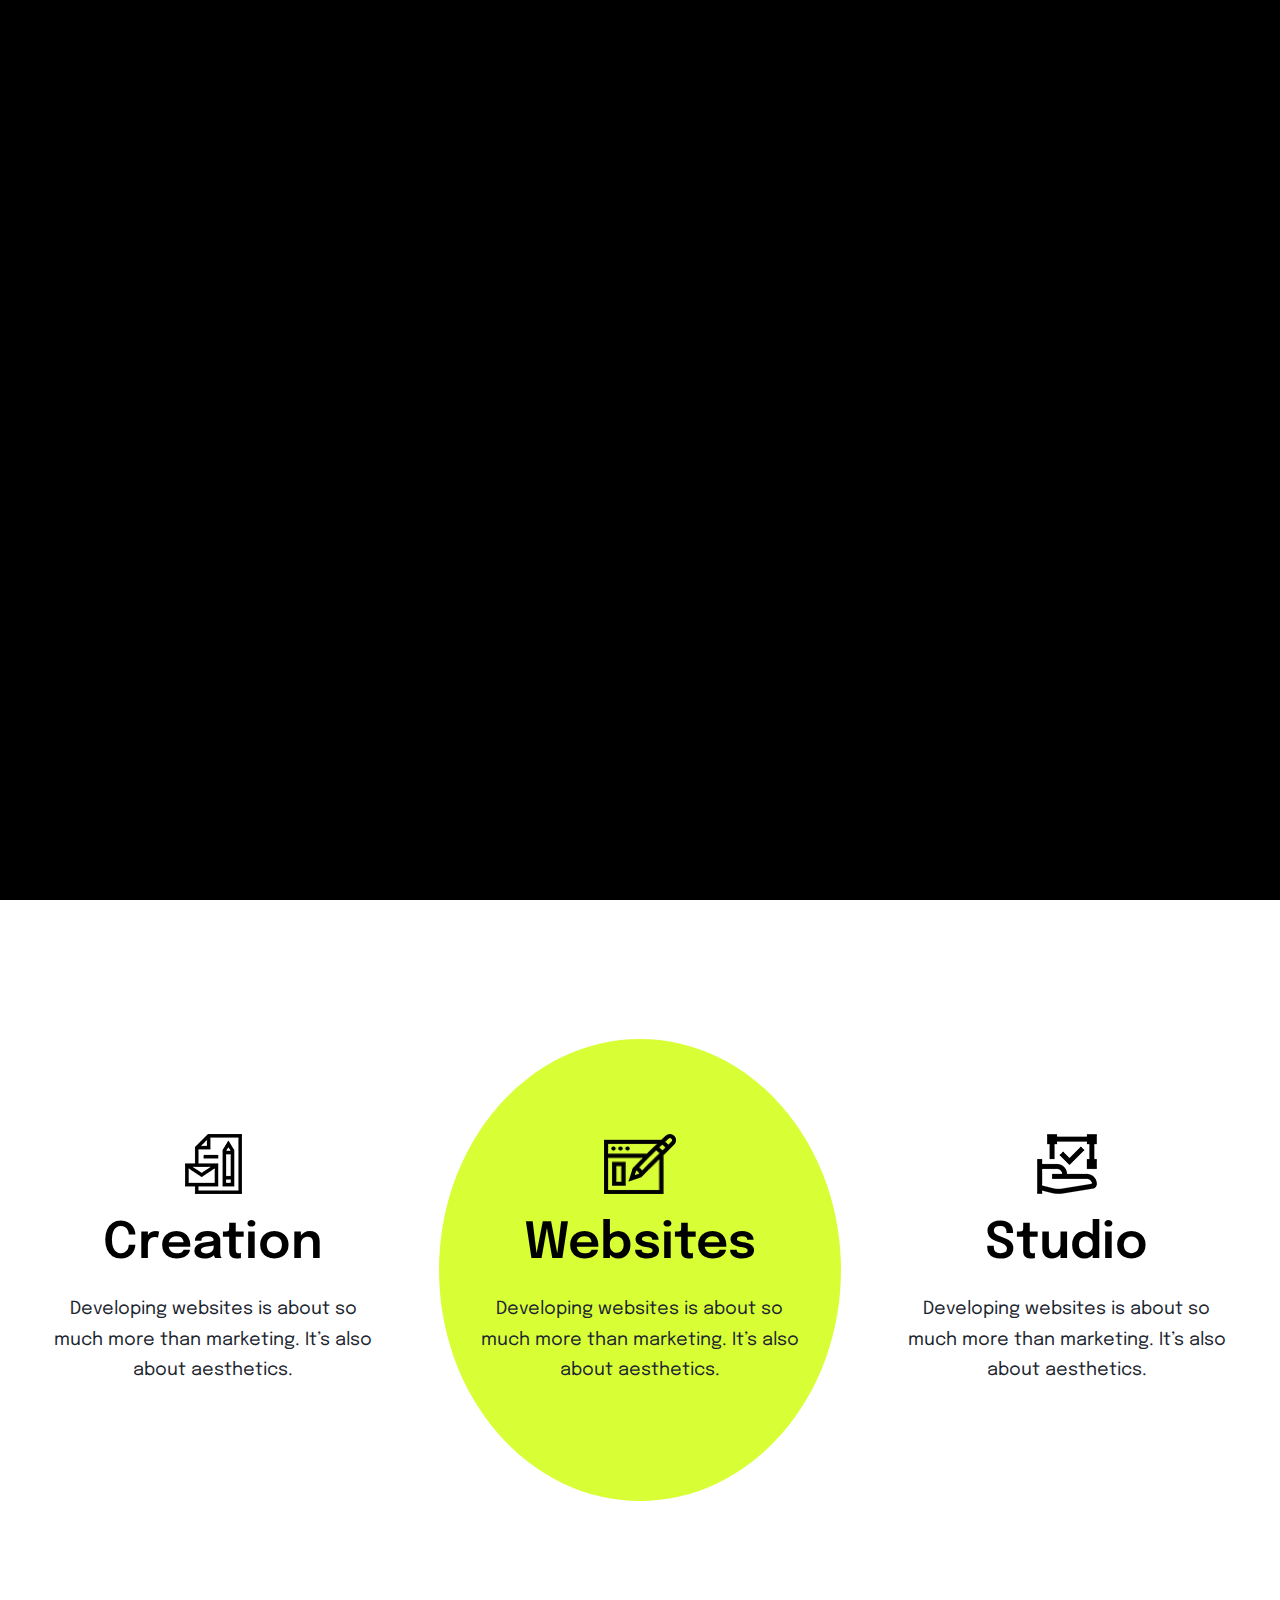
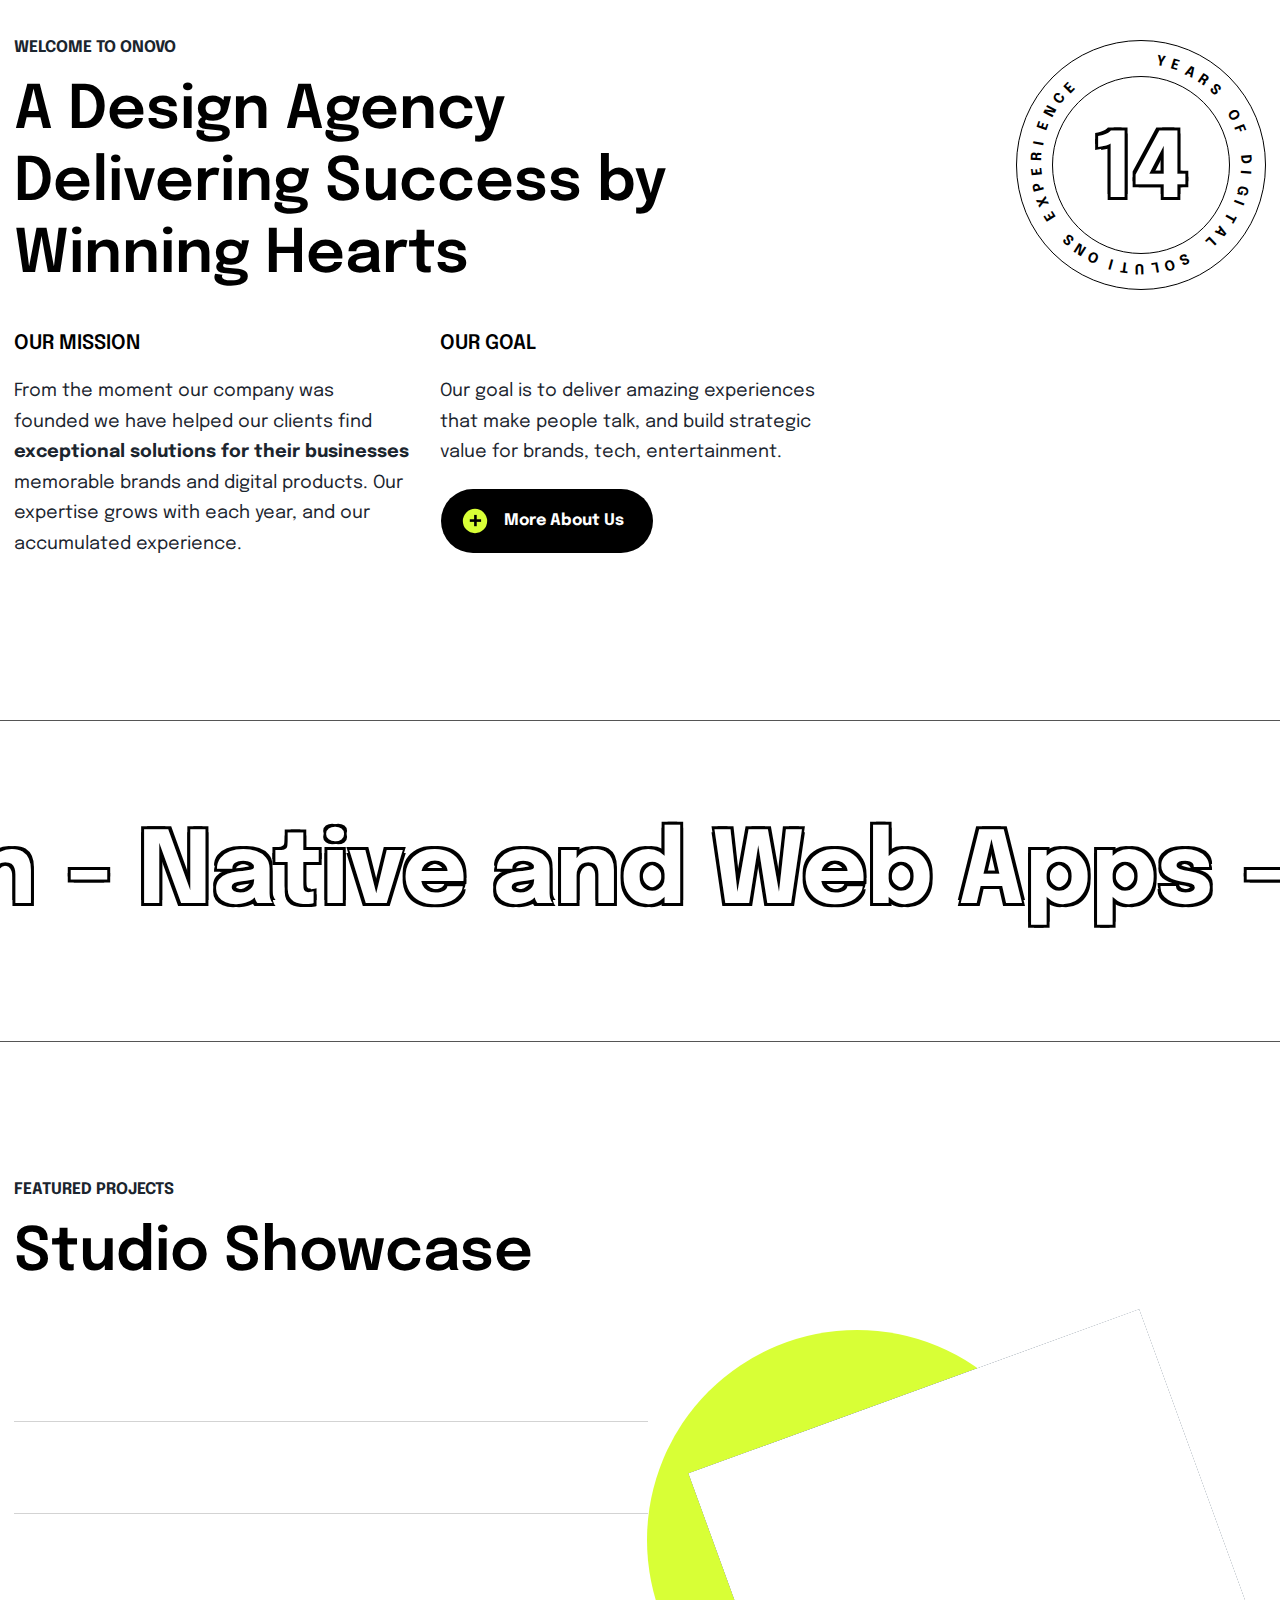
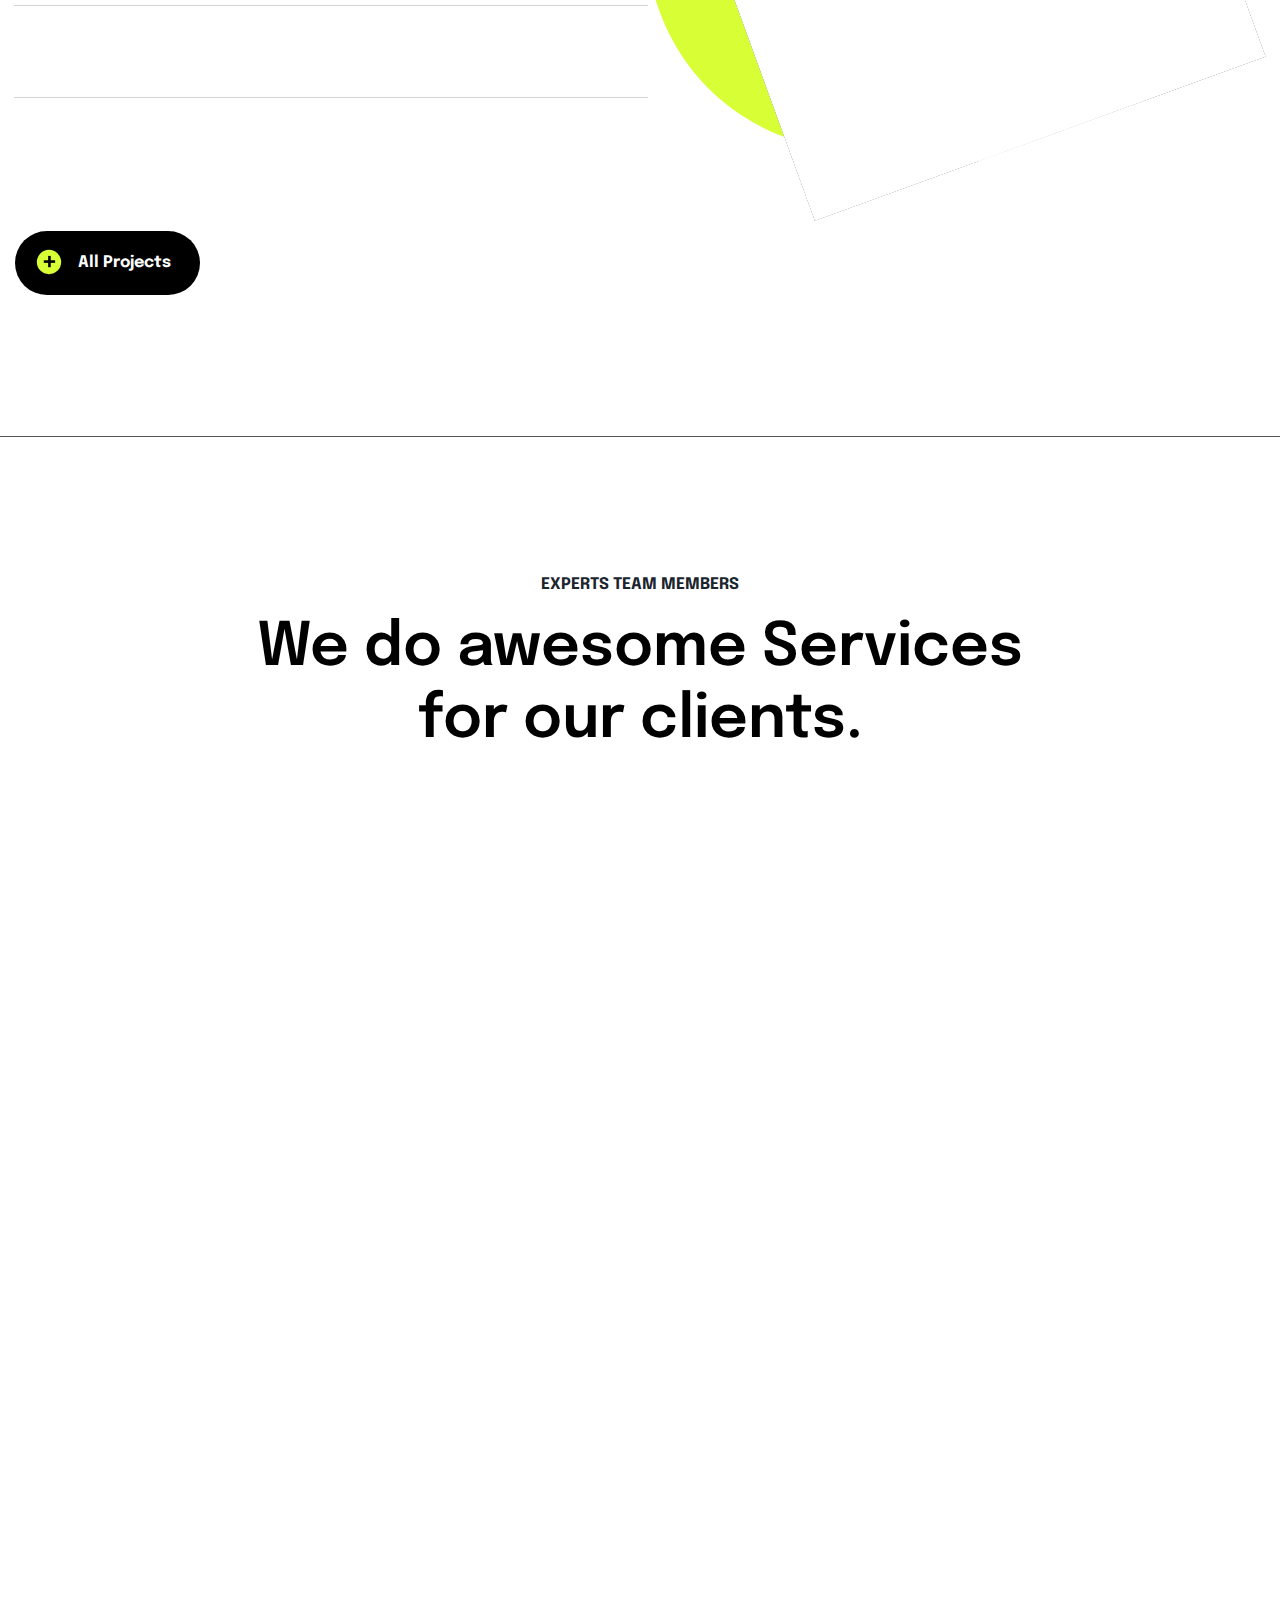
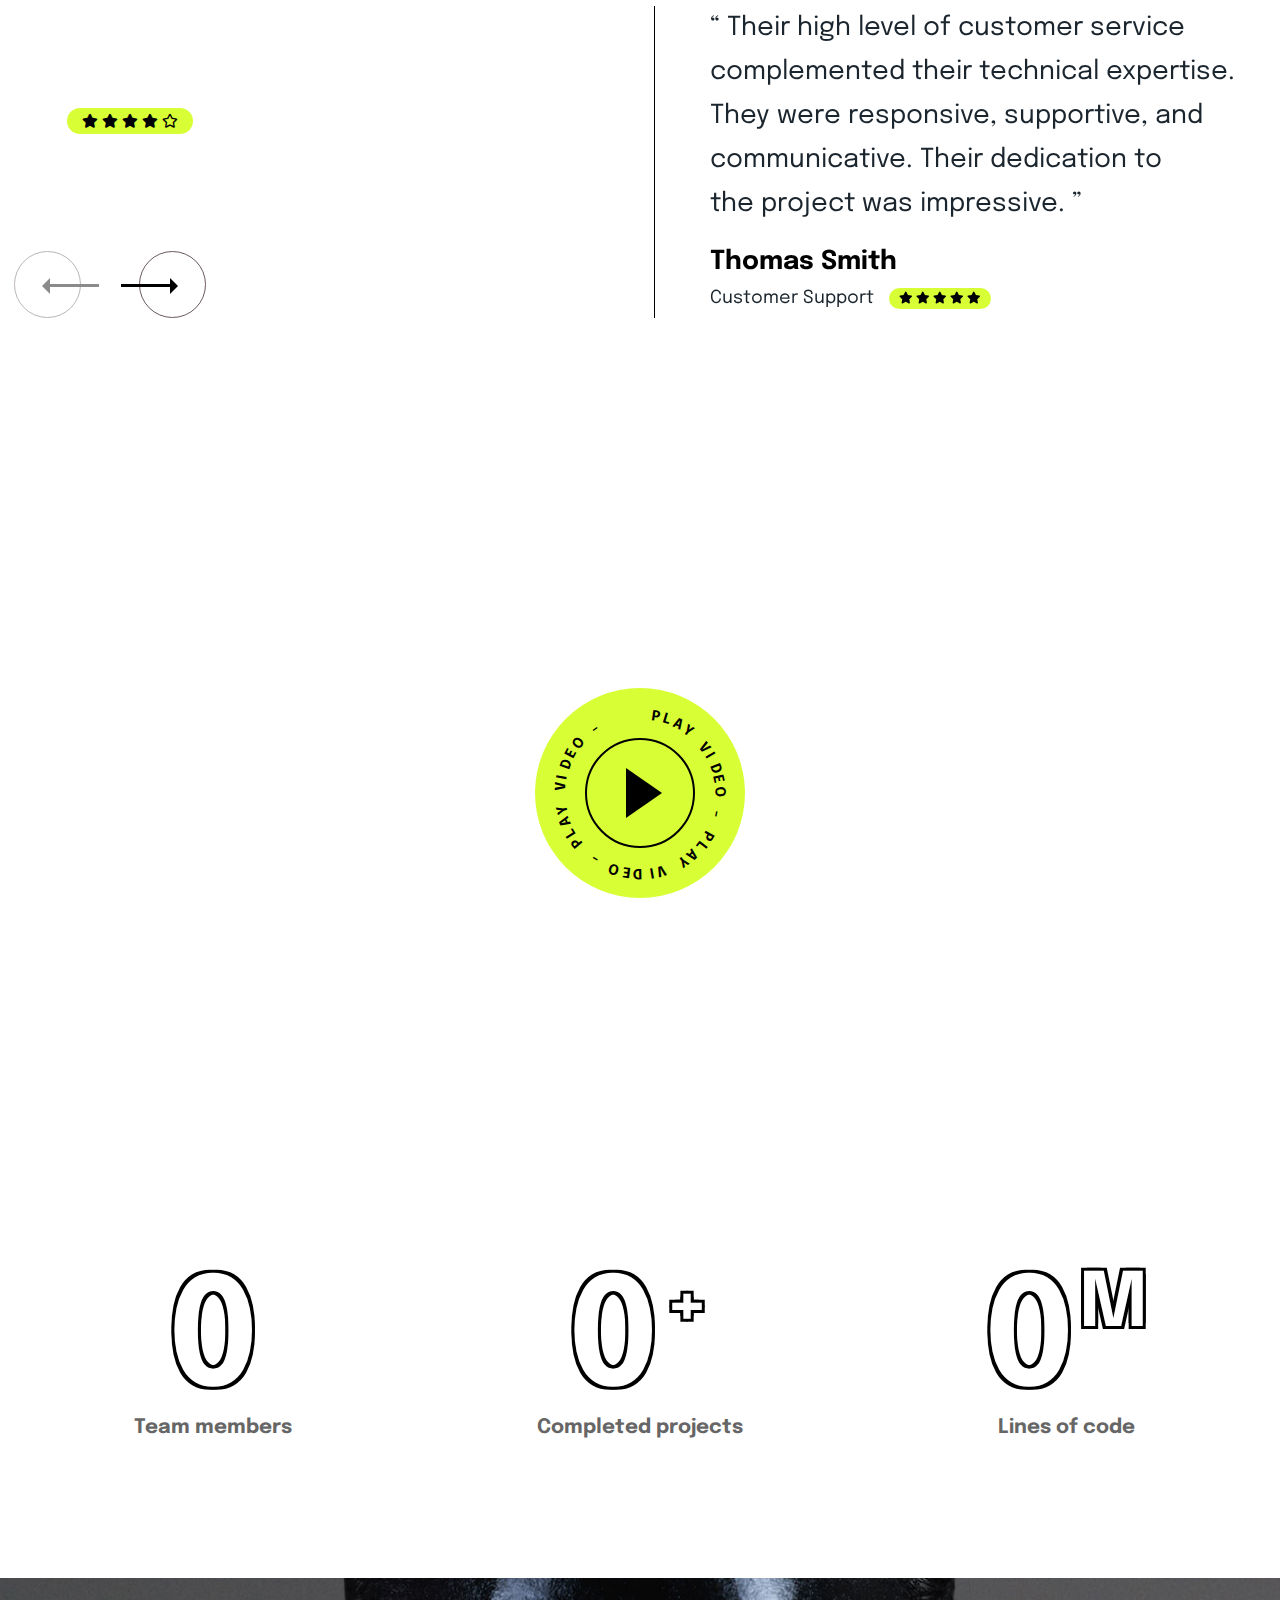
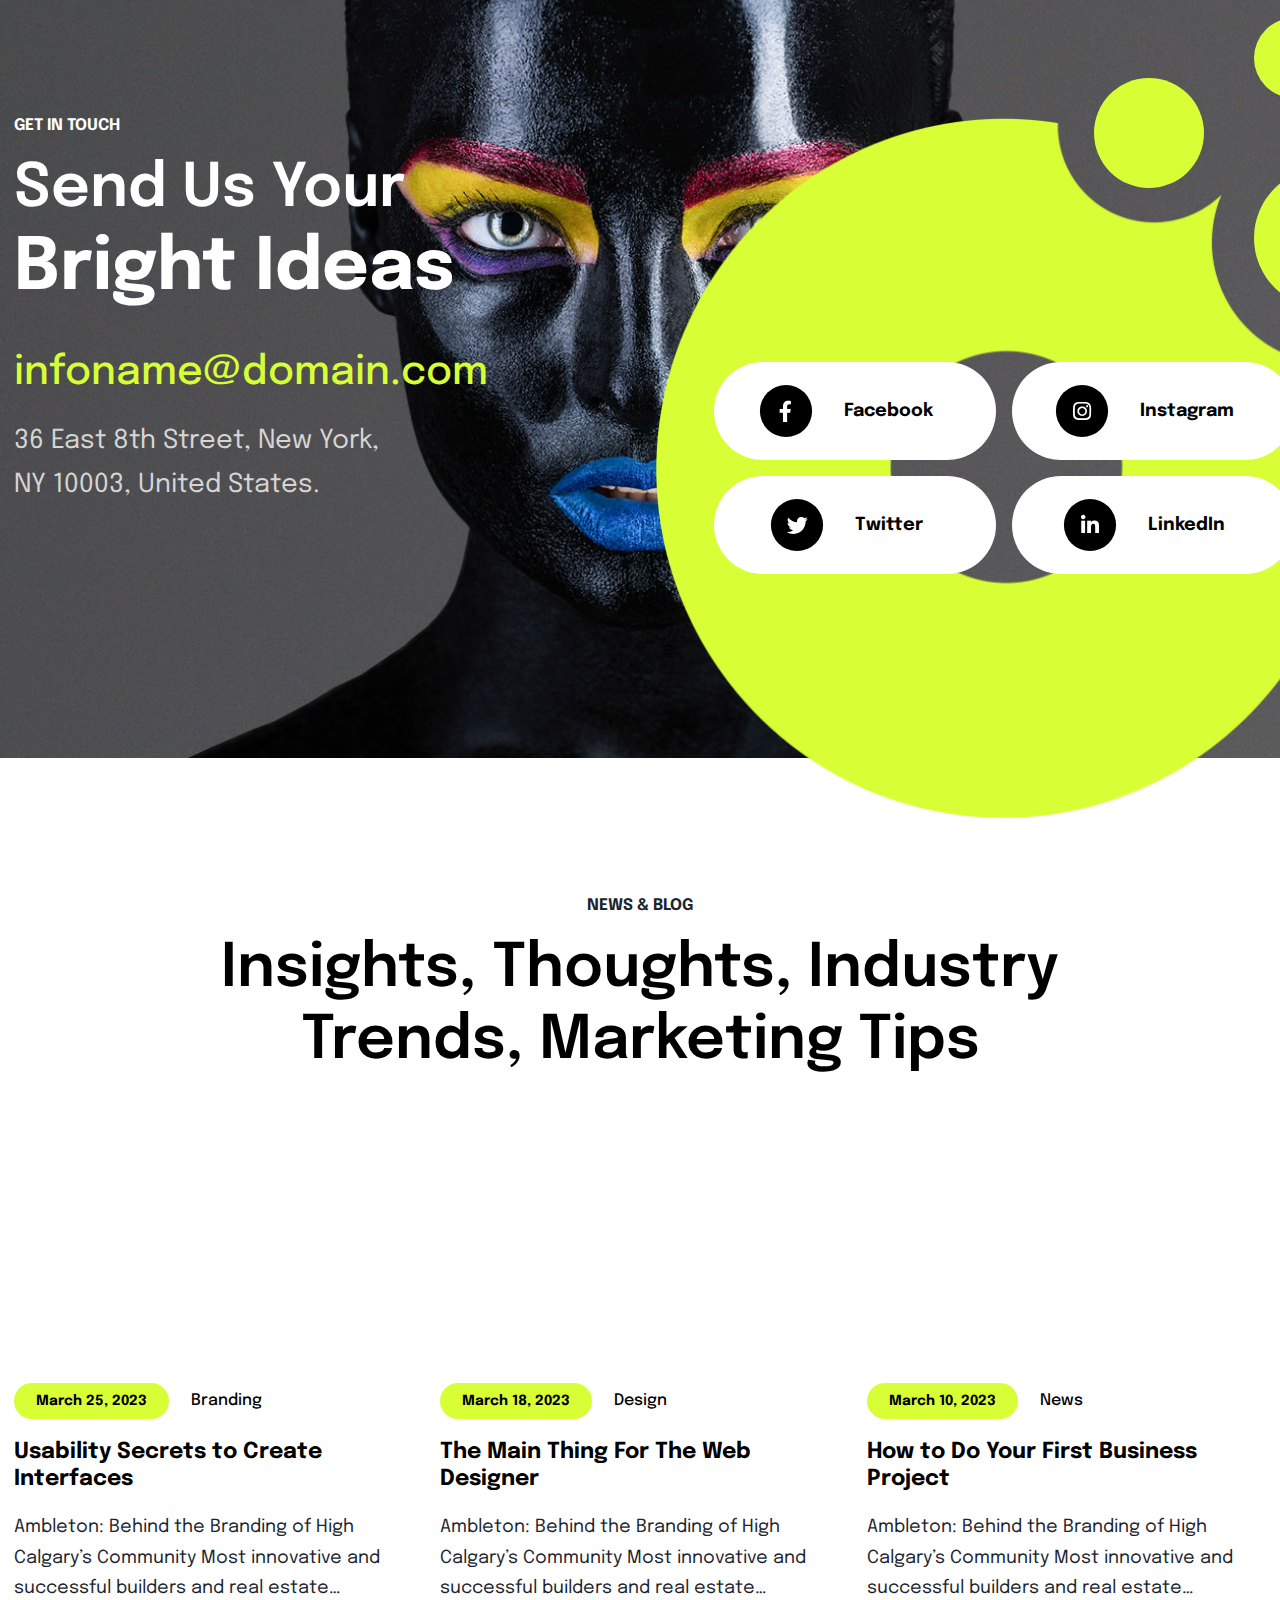
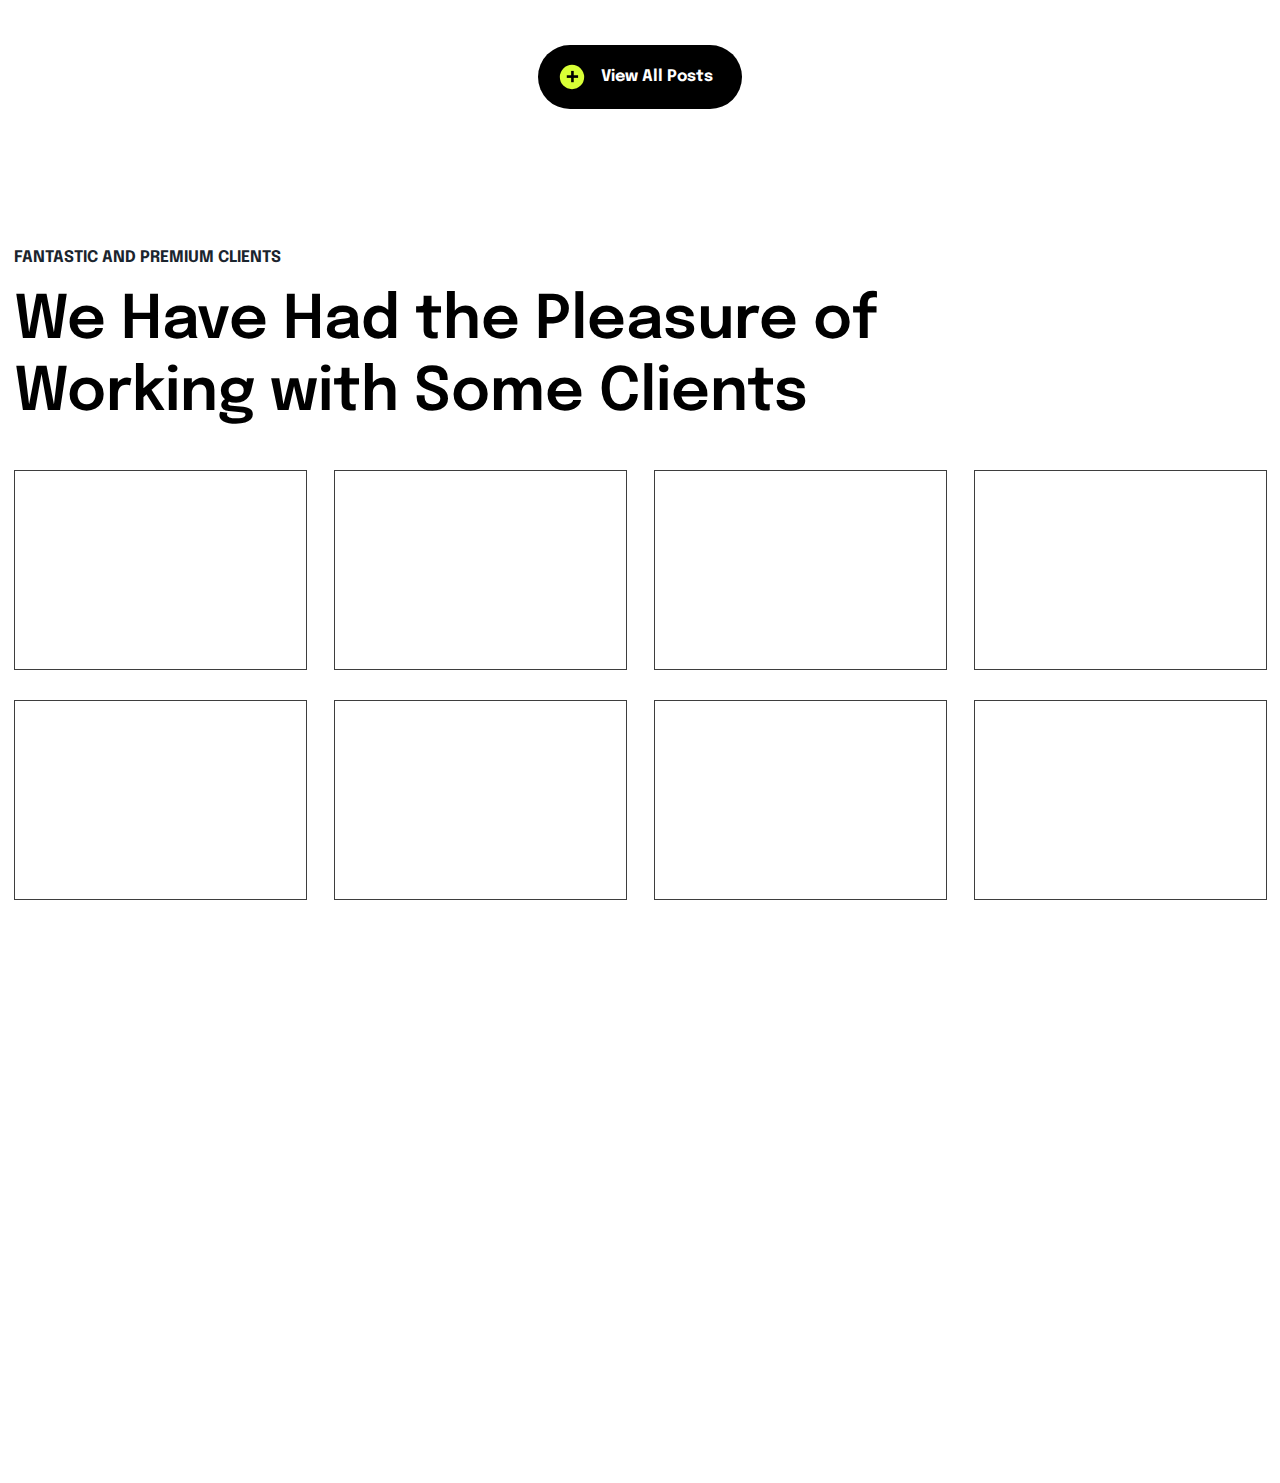
<file: index.html>
<!doctype html>
<html lang="en-US">
<head>

  <title>Onovo - Creative Portfolio Agency HTML5 Template</title>
  <meta http-equiv="Content-Type" content="text/html; charset=utf-8">
  <meta http-equiv="X-UA-Compatible" content="IE=edge">
  <meta name="viewport" content="width=device-width, initial-scale=1">
  <meta name="HandheldFriendly" content="true">
  <meta name="author" content="bslthemes" />

  <!-- Fonts -->
   
  <link rel="dns-prefetch" href="//fonts.googleapis.com" />
  <link rel="stylesheet" href="https://fonts.googleapis.com/css?family=Epilogue%3Aital%2Cwght%400%2C100%3B0%2C200%3B0%2C300%3B0%2C400%3B0%2C500%3B0%2C600%3B0%2C700%3B0%2C800%3B0%2C900%3B1%2C100%3B1%2C200%3B1%2C300%3B1%2C400%3B1%2C500%3B1%2C600%3B1%2C700%3B1%2C800%3B1%2C900&#038;display=swap" type="text/css" media="all" />
  <link rel="preconnect" href="https://fonts.gstatic.com/" crossorigin>

  <!-- CSS STYLES -->
  <link rel="stylesheet" href="assets/css/vendors/bootstrap.css" type="text/css" media="all" />
  <link rel="stylesheet" href="assets/fonts/font-awesome/css/font-awesome.css" type="text/css" media="all" />
  <link rel="stylesheet" href="assets/css/vendors/magnific-popup.css" type="text/css" media="all" />
  <link rel="stylesheet" href="assets/css/vendors/splitting.css" type="text/css" media="all" />
  <link rel="stylesheet" href="assets/css/vendors/swiper.css" type="text/css" media="all" />
  <link rel="stylesheet" href="assets/css/vendors/animate.css" type="text/css" media="all" />
  <link rel="stylesheet" href="assets/css/vendors/jquery.pagepiling.css" type="text/css" media="all" />
  <link rel="stylesheet" href="assets/css/style.css" type="text/css" media="all" />

  <!-- Favicon -->
  <link rel="shortcut icon" href="favicon.ico" type="image/x-icon">
  <link rel="icon" href="favicon.ico" type="image/x-icon">

</head>

<body>

	<!-- Page -->
	<div class="onovo-page footer--fixed">

		
		<!-- Preloader -->
		<div class="preloader">
			<div class="preloader__spinner">
				<span class="preloader__double-bounce"></span>
				<span class="preloader__double-bounce preloader__double-bounce--delay"></span>
			</div>
		</div>

		<!-- Header -->
		<header class="onovo-header header--white">
			<div class="header--builder">
				<div class="container">
					<div class="row">
						<div class="col-4 col-xs-4 col-sm-4 col-md-4 col-lg-3 align-self-center">

							<!-- Logo -->
							<div class="onovo-logo-image" style="max-width: 70px">
								<a href="index.html">
									<img src="assets/images/logo-black.png" alt="Onovo" />
									<img class="logo--white" src="assets/images/logo-main.png" alt="Onovo" />
								</a>
							</div>

						</div>
						<div class="col-4 col-xs-4 col-sm-4 col-md-4 col-lg-6 align-self-center align-center">

							<!-- Menu Hamburger -->
							<a href="#" class="onovo-menu-btn"><span></span></a>
							<div class="onovo-menu-popup align-left">
								<div class="onovo-menu-overlay"></div>
								<div class="onovo-menu-overlay-after"></div>
								<div class="onovo-menu-container onovo--noscroll">
									<div class="container">
										<div class="onovo-menu">
											<ul class="onovo-menu-nav">
												<li class="dropdown-link current-menu-item menu-item-has-children">
													<a class="onovo-lnk lnk--active onovo-dropdown-toggle" href="index.html">Home</a>
													<i class="icon fas fa-chevron-down"></i>
													<ul class="sub-menu">
														<li class="current-menu-item">
															<a class="onovo-lnk lnk--active" href="index.html">Creative Agency</a>
														</li>
														<li>
															<a class="onovo-lnk lnk--active" href="home-digital-agency.html">Digital Agency</a>
														</li>
														<li>
															<a class="onovo-lnk lnk--active" href="home-showcase.html">Creative Portfolio</a>
														</li>
														<li>
															<a class="onovo-lnk lnk--active" href="home-parallax.html">Fullscreen Parallax</a>
														</li>
													</ul>
												</li>
												<li class="dropdown-link menu-item-has-children">
													<a class="onovo-lnk lnk--active onovo-dropdown-toggle" href="about-us.html">About</a>
													<i class="icon fas fa-chevron-down"></i>
													<ul class="sub-menu">
														<li>
															<a class="onovo-lnk lnk--active" href="about-us.html">About Us</a>
														</li>
														<li>
															<a class="onovo-lnk lnk--active" href="team.html">Team</a>
														</li>
														<li>
															<a class="onovo-lnk lnk--active" href="team-detail.html">Team Detail</a>
														</li>
														<li>
															<a class="onovo-lnk lnk--active" href="services.html">Services</a>
														</li>
														<li>
															<a class="onovo-lnk lnk--active" href="service-detail.html">Service Detail</a>
														</li>
														<li>
															<a class="onovo-lnk lnk--active" href="pricing-plans.html">Pricing Plans</a>
														</li>
														<li>
															<a class="onovo-lnk lnk--active" href="faq.html">FAQ</a>
														</li>
													</ul>
												</li>
												<li class="dropdown-link menu-item-has-children">
													<a class="onovo-lnk lnk--active onovo-dropdown-toggle" href="projects.html">Projects</a>
													<i class="icon fas fa-chevron-down"></i>
													<ul class="sub-menu">
														<li>
															<a class="onovo-lnk lnk--active" href="projects.html">Projects Grid</a>
														</li>
														<li>
															<a class="onovo-lnk lnk--active" href="projects-list.html">Projects List</a>
														</li>
														<li>
															<a class="onovo-lnk lnk--active" href="projects-side.html">Projects Side</a>
														</li>
														<li>
															<a class="onovo-lnk lnk--active" href="projects-masonry.html">Projects Masonry</a>
														</li>
														<li>
															<a class="onovo-lnk lnk--active" href="projects-3-column.html">Projects 3 Column</a>
														</li>
														<li>
															<a class="onovo-lnk lnk--active" href="gallery.html">Gallery</a>
														</li>
														<li>
															<a class="onovo-lnk lnk--active" href="project-detail.html">Project Detail</a>
														</li>
													</ul>
												</li>
												<li class="dropdown-link menu-item-has-children">
													<a class="onovo-lnk lnk--active onovo-dropdown-toggle" href="blog.html">Blog</a>
													<i class="icon fas fa-chevron-down"></i>
													<ul class="sub-menu">
														<li>
															<a class="onovo-lnk lnk--active" href="blog.html">Blog Grid</a>
														</li>
														<li>
															<a class="onovo-lnk lnk--active" href="blog-list.html">Blog List</a>
														</li>
														<li>
															<a class="onovo-lnk lnk--active" href="blog-detail.html">Blog Detail</a>
														</li>
													</ul>
												</li>
												<li>
													<a class="onovo-lnk lnk--active" href="contact-us.html">Contact Us</a>
												</li>
											</ul>
										</div>
									</div>
								</div>
							</div>

						</div>
						<div class="col-4 col-xs-4 col-sm-4 col-md-4 col-lg-3 align-self-center align-right">

							<!-- Button -->
							<a class="onovo-head-btn onovo-hover-btn" href="projects.html">
								<span>
									<span class="onovo-lnk lnk--active">Showcase</span>
								</span>
								<i class="arrow">
									<span></span>
								</i>
							</a>

						</div>
					</div>
				</div>
			</div>
		</header>

		<!-- Wrapper -->
		<div class="wrapper">

			<!-- Onovo Hero -->
			<section class="onovo-section onovo-hero">
				<div class="image">
					<video autoplay muted loop playsinline id="heroVideo">
						<source src="assets/images/stvideo.mp4" type="video/mp4">
					</video>
					<div class="ovrl" style="opacity: 0.25;"></div>
				</div>
				<div class="container">
					<h1 class="title onovo-text-white">
						<span data-splitting data-onovo-scroll> We Make <br>Everything <span class="onovo-sep word">
								<i class="sep-img" style="background-image: url(assets/images/title_icon.svg);"></i>
							</span>
						</span>
					</h1>
					<div class="text">
						<div class="subtitle onovo-text-white">
							<div data-splitting data-onovo-scroll> Creative studio at the <br> intersection of art, design <br> and technology. </div>
						</div>
					</div>
					<a href="#" class="onovo-play-btn">
						<span class="play-circles"></span>
						<span class="play-lines">
							<span></span>
							<span></span>
							<span></span>
							<span></span>
						</span>
					</a>
				</div>
			</section>

			<!-- Onovo Services -->
			<section class="onovo-section gap-top-140 gap-bottom-140">
				<div class="container-xl">

					<!-- Services items -->
					<div class="row onovo-services-grid-fw">

						<!--service item-->
						<div class="col-xs-12 col-sm-12 col-md-6 col-lg-4 align-center">
							<div class="onovo-service-grid-item onovo-hover-1">
								<div class="image">
									<a href="services.html">
										<img decoding="async" src="assets/images/serv-icon1.png" alt="Creation" />
									</a>
								</div>
								<h5 class="onovo-title-3">
									<a href="services.html">
										<span> Creation </span>
									</a>
								</h5>
								<div class="onovo-text">
									<div>
										<p>Developing websites is about so much more than marketing. It’s also about aesthetics.</p>
									</div>
								</div>
								<div class="onovo-bubble">
									<div class="bubble-1"></div>
									<div class="bubble-2"></div>
									<div class="bubble-3"></div>
								</div>
							</div>
						</div>

						<!--service item-->
						<div class="col-xs-12 col-sm-12 col-md-6 col-lg-4 align-center">
							<div class="onovo-service-grid-item onovo-hover-1 active active--default">
								<div class="image">
									<a href="projects.html">
										<img decoding="async" src="assets/images/serv-icon2.png" alt="Websites" />
									</a>
								</div>
								<h5 class="onovo-title-3">
									<a href="projects.html">
										<span> Websites </span>
									</a>
								</h5>
								<div class="onovo-text">
									<div>
										<p>Developing websites is about so much more than marketing. It’s also about aesthetics.</p>
									</div>
								</div>
								<div class="onovo-bubble">
									<div class="bubble-1"></div>
									<div class="bubble-2"></div>
									<div class="bubble-3"></div>
								</div>
							</div>
						</div>

						<!--service item-->
						<div class="col-xs-12 col-sm-12 col-md-6 col-lg-4 align-center">
							<div class="onovo-service-grid-item onovo-hover-1">
								<div class="image">
									<a href="about-us.html">
										<img decoding="async" src="assets/images/serv-icon3.png" alt="Studio" />
									</a>
								</div>
								<h5 class="onovo-title-3">
									<a href="about-us.html">
										<span> Studio </span>
									</a>
								</h5>
								<div class="onovo-text">
									<div>
										<p>Developing websites is about so much more than marketing. It’s also about aesthetics.</p>
									</div>
								</div>
								<div class="onovo-bubble">
									<div class="bubble-1"></div>
									<div class="bubble-2"></div>
									<div class="bubble-3"></div>
								</div>
							</div>
						</div>

					</div>

				</div>
			</section>

			<!-- Onovo About -->
			<section class="onovo-section gap-bottom-140">
				<div class="container">
					<div class="row">
						<div class="col-xs-12 col-sm-12 col-md-12 col-lg-8">

							<div class="row">
								<div class="col-xs-12 col-sm-12 col-md-8 col-lg-12">

									<!-- Heading -->
									<div class="onovo-heading gap-bottom-40">
										<div class="onovo-subtitle-1">
											<span> Welcome to Onovo </span>
										</div>
										<h2 class="onovo-title-2">
											<span> A Design Agency <br>Delivering Success by <br>Winning Hearts </span>
										</h2>
									</div>

								</div>
								<div class="col-xs-12 col-sm-12 col-md-4 col-lg-12 hide-on-desktop gap-bottom-60">

									<!-- Number -->
									<div class="onovo-number onovo-circle-text mrg-left">
										<div class="num onovo-text-white">
											<span> 14 </span>
										</div>
										<div class="label onovo-text-black onovo-circle-text-label"> Years of Digital Solutions Experience </div>
									</div>

								</div>
							</div>

							<!-- Description -->
							<div class="row">
								<div class="col-xs-12 col-sm-12 col-md-6 col-lg-6">
									<h5 class="text-uppercase">Our Mission</h5>
									<p>From the moment our company was founded we have helped our clients find <strong>exceptional solutions for their businesses</strong> memorable brands and digital products. Our expertise grows with each year, and our accumulated experience. </p>
								</div>
								<div class="col-xs-12 col-sm-12 col-md-6 col-lg-6">
									<h5 class="text-uppercase">Our Goal</h5>
									<p>Our goal is to deliver amazing experiences that make people talk, and build strategic value for brands, tech, entertainment.</p>
									<a class="onovo-btn onovo-hover-btn" href="about-us.html">
										<i class="arrow"><span></span></i>
										<span> More About Us </span>
									</a>
								</div>
							</div>

						</div>
						<div class="col-xs-12 col-sm-12 col-md-12 col-lg-4 hide-on-mobile">

							<!-- Number -->
							<div class="onovo-number onovo-circle-text mrg-right">
								<div class="num onovo-text-white">
									<span> 14 </span>
								</div>
								<div class="label onovo-text-black onovo-circle-text-label"> Years of Digital Solutions Experience </div>
							</div>

						</div>
					</div>
				</div>
			</section>

			<!-- Onovo Ticker -->
			<section class="onovo-section gap-bottom-140">

				<!-- Ticker swiper -->
				<div class="onovo-ticker-slider gap-top-90 gap-bottom-100">
					<div class="swiper-container js-ticker-slider" data-autoplay="12000">
						<div class="swiper-wrapper">

							<!--slide-->
							<div class="swiper-slide">
								<h5 class="title onovo-text-white">
									<a href="service-detail.html">
										<span> - Brand Strategy </span>
									</a>
								</h5>
							</div>

							<!--slide-->
							<div class="swiper-slide">
								<h5 class="title onovo-text-white">
									<a href="service-detail.html">
										<span> - Creative Direction </span>
									</a>
								</h5>
							</div>

							<!--slide-->
							<div class="swiper-slide">
								<h5 class="title onovo-text-white">
									<a href="service-detail.html">
										<span> - Native and Web Apps </span>
									</a>
								</h5>
							</div>

							<!--slide-->
							<div class="swiper-slide">
								<h5 class="title onovo-text-white">
									<a href="service-detail.html">
										<span> - Machine Learning / AI </span>
									</a>
								</h5>
							</div>

						</div>
					</div>
				</div>

			</section>

			<!-- Onovo Showcase -->
			<section class="onovo-section gap-bottom-140" style="border-bottom: 1px solid #555;">
				<div class="container">

					<!-- Heading -->
					<div class="onovo-heading gap-bottom-40">
						<div class="onovo-subtitle-1">
							<span> Featured Projects </span>
						</div>
						<h2 class="onovo-title-2">
							<span> Studio Showcase </span>
						</h2>
					</div>

					<!-- Showcase -->
					<div class="onovo-showcase gap-bottom-40">
						<div class="img-circle onovo-circle-move"></div>

						<!-- Showcase items -->
						<div class="onovo-showcase-items">

							<!--showcase item-->
							<div class="onovo-showcase-item">
								<div class="category">
									<a href="project-detail.html">
										<span data-splitting data-onovo-scroll>
											<span>Branding</span>
										</span>
									</a>
								</div>
								<h3 class="title">
									<a href="project-detail.html">
										<span class="onovo-lnk" data-splitting data-onovo-scroll> Museums Art Concept </span>
									</a>
								</h3>
								<div class="image" data-onovo-overlay data-onovo-scroll>
									<span class="img" style="background-image: url(assets/images/project-n01-3-1200x900.jpg);"></span>
								</div>
							</div>

							<!--showcase item-->
							<div class="onovo-showcase-item">
								<div class="category">
									<a href="project-detail.html">
										<span data-splitting data-onovo-scroll>
											<span>Marketing</span>
										</span>
									</a>
								</div>
								<h3 class="title">
									<a href="project-detail.html">
										<span class="onovo-lnk" data-splitting data-onovo-scroll> Market Economy Graphics </span>
									</a>
								</h3>
								<div class="image" data-onovo-overlay data-onovo-scroll>
									<span class="img" style="background-image: url(assets/images/project-2-2-1200x982.jpg);"></span>
								</div>
							</div>

							<!--showcase item-->
							<div class="onovo-showcase-item">
								<div class="category">
									<a href="project-detail.html">
										<span data-splitting data-onovo-scroll>
											<span>Design</span>
										</span>
									</a>
								</div>
								<h3 class="title">
									<a href="project-detail.html">
										<span class="onovo-lnk" data-splitting data-onovo-scroll> Headphones 3D Rendering </span>
									</a>
								</h3>
								<div class="image" data-onovo-overlay data-onovo-scroll>
									<span class="img" style="background-image: url(assets/images/project-2-1200x988.jpg);"></span>
								</div>
							</div>

							<!--showcase item-->
							<div class="onovo-showcase-item">
								<div class="category">
									<a href="project-detail.html">
										<span data-splitting data-onovo-scroll>
											<span>Design</span>
										</span>
									</a>
								</div>
								<h3 class="title">
									<a href="project-detail.html">
										<span class="onovo-lnk" data-splitting data-onovo-scroll> Business Card Logo </span>
									</a>
								</h3>
								<div class="image" data-onovo-overlay data-onovo-scroll>
									<span class="img" style="background-image: url(assets/images/project-4.jpg);"></span>
								</div>
							</div>

							<!--showcase item-->
							<div class="onovo-showcase-item">
								<div class="category">
									<a href="project-detail.html">
										<span data-splitting data-onovo-scroll>
											<span>Interactive</span>
										</span>
									</a>
								</div>
								<h3 class="title">
									<a href="project-detail.html">
										<span class="onovo-lnk" data-splitting data-onovo-scroll> Flower Store Mobile App </span>
									</a>
								</h3>
								<div class="image" data-onovo-overlay data-onovo-scroll>
									<span class="img" style="background-image: url(assets/images/project-3-1200x750.jpg);"></span>
								</div>
							</div>

						</div>

					</div>

					<!-- Button -->
					<a class="onovo-btn onovo-hover-btn" href="projects.html">
						<i class="arrow">
							<span></span>
						</i>
						<span> All Projects </span>
					</a>

				</div>
			</section>

			<!-- Onovo Team -->
			<section class="onovo-section gap-top-140 gap-bottom-140">
				<div class="container">

					<!-- Heading -->
					<div class="onovo-heading align-center gap-bottom-40">
						<div class="onovo-subtitle-1">
							<span> Experts Team Members </span>
						</div>
						<h2 class="onovo-title-2">
							<span> We do awesome Services <br>for our clients. </span>
						</h2>
					</div>

					<!-- Team items -->
					<div class="row gap-row">

						<!--team item-->
						<div class="col-xs-12 col-sm-12 col-md-6 col-lg-3">
							<div class="onovo-team" data-onovo-overlay data-onovo-scroll>
								<div class="onovo-team-item onovo-hover-3">
									<div class="desc">
										<h5 class="title">
											<a href="team-detail.html" class="onovo-lnk">
												<span data-splitting data-onovo-scroll> Thomas Jackki </span>
											</a>
										</h5>
										<div class="onovo-subtitle-1">
											<span data-splitting data-onovo-scroll> UI &amp; UX Designer </span>
										</div>
										<div class="onovo-social-1">
											<ul>
												<li>
													<a class="onovo-social-link onovo-hover-2" href="facebook.com" title="Fa" target="_blank">
														<i aria-hidden="true" class="fab fa-facebook-f"></i>
													</a>
												</li>
												<li>
													<a class="onovo-social-link onovo-hover-2" href="linkedin.com" title="In" target="_blank">
														<i aria-hidden="true" class="fab fa-linkedin-in"></i>
													</a>
												</li>
											</ul>
										</div>
									</div>
									<div class="image">
										<a href="team-detail.html">
											<img decoding="async" src="assets/images/team-2-t-min.png" width="350" height="530" alt="Thomas Jackki" />
										</a>
									</div>
									<div class="num onovo-text-white">
										<span> T </span>
									</div>
								</div>
							</div>
						</div>

						<!--team item-->
						<div class="col-xs-12 col-sm-12 col-md-6 col-lg-3">
							<div class="onovo-team" data-onovo-overlay data-onovo-scroll>
								<div class="onovo-team-item onovo-hover-3">
									<div class="desc">
										<h5 class="title">
											<a href="team-detail.html" class="onovo-lnk">
												<span data-splitting data-onovo-scroll> Melanie Robinson </span>
											</a>
										</h5>
										<div class="onovo-subtitle-1">
											<span data-splitting data-onovo-scroll> Seo &amp; Marketing </span>
										</div>
										<div class="onovo-social-1">
											<ul>
												<li>
													<a class="onovo-social-link onovo-hover-2" href="facebook.com" title="Fa" target="_blank">
														<i aria-hidden="true" class="fab fa-facebook-f"></i>
													</a>
												</li>
												<li>
													<a class="onovo-social-link onovo-hover-2" href="linkedin.com" title="In" target="_blank">
														<i aria-hidden="true" class="fab fa-linkedin-in"></i>
													</a>
												</li>
											</ul>
										</div>
									</div>
									<div class="image">
										<a href="team-detail.html">
											<img decoding="async" src="assets/images/team-6-t-min.png" width="350" height="530" alt="Melanie Robinson" />
										</a>
									</div>
									<div class="num onovo-text-white">
										<span> M </span>
									</div>
								</div>
							</div>
						</div>

						<!--team item-->
						<div class="col-xs-12 col-sm-12 col-md-6 col-lg-3">
							<div class="onovo-team" data-onovo-overlay data-onovo-scroll>
								<div class="onovo-team-item onovo-hover-3">
									<div class="desc">
										<h5 class="title">
											<a href="team-detail.html" class="onovo-lnk">
												<span data-splitting data-onovo-scroll> Steven Morrison </span>
											</a>
										</h5>
										<div class="onovo-subtitle-1">
											<span data-splitting data-onovo-scroll> Full-stack Developer </span>
										</div>
										<div class="onovo-social-1">
											<ul>
												<li>
													<a class="onovo-social-link onovo-hover-2" href="facebook.com" title="Fa" target="_blank">
														<i aria-hidden="true" class="fab fa-facebook-f"></i>
													</a>
												</li>
												<li>
													<a class="onovo-social-link onovo-hover-2" href="linkedin.com" title="In" target="_blank">
														<i aria-hidden="true" class="fab fa-linkedin-in"></i>
													</a>
												</li>
											</ul>
										</div>
									</div>
									<div class="image">
										<a href="team-detail.html">
											<img decoding="async" src="assets/images/team-1-t-min.png" width="350" height="530" alt="Steven Morrison" />
										</a>
									</div>
									<div class="num onovo-text-white">
										<span> S </span>
									</div>
								</div>
							</div>
						</div>

						<!--team item-->
						<div class="col-xs-12 col-sm-12 col-md-6 col-lg-3">
							<div class="onovo-team" data-onovo-overlay data-onovo-scroll>
								<div class="onovo-team-item onovo-hover-3">
									<div class="desc">
										<h5 class="title">
											<a href="team-detail.html" class="onovo-lnk">
												<span data-splitting data-onovo-scroll> Charlotte Johnson </span>
											</a>
										</h5>
										<div class="onovo-subtitle-1">
											<span data-splitting data-onovo-scroll> Seo &amp; Copywriter </span>
										</div>
										<div class="onovo-social-1">
											<ul>
												<li>
													<a class="onovo-social-link onovo-hover-2" href="facebook.com" title="Fa" target="_blank">
														<i aria-hidden="true" class="fab fa-facebook-f"></i>
													</a>
												</li>
												<li>
													<a class="onovo-social-link onovo-hover-2" href="linkedin.com" title="In" target="_blank">
														<i aria-hidden="true" class="fab fa-linkedin-in"></i>
													</a>
												</li>
											</ul>
										</div>
									</div>
									<div class="image">
										<a href="team-detail.html">
											<img decoding="async" src="assets/images/team-7-t-min.png" width="350" height="530" alt="Charlotte Johnson" />
										</a>
									</div>
									<div class="num onovo-text-white">
										<span> E </span>
									</div>
								</div>
							</div>
						</div>

					</div>
					
				</div>
			</section>

			<!-- Onovo Reviews -->
			<section class="onovo-section gap-bottom-140">
				<div class="container">

					<!-- Reviews -->
					<div class="onovo-reviews">
						<div class="row">
							<div class="col-xs-12 col-sm-12 col-md-12 col-lg-6">

								<!-- Heading -->
								<div class="onovo-reviews-titles">
									<h2 class="onovo-title-2">
										<span data-splitting data-onovo-scroll> Testimonials </span>
									</h2>
									<div class="onovo-reviews-summary">
										<span class="label onovo-text-black">
											<span data-splitting data-onovo-scroll> 4.0 </span>
										</span>
										<span class="onovo-stars">
											<i class="fas fa-star"></i>
											<i class="fas fa-star"></i>
											<i class="fas fa-star"></i>
											<i class="fas fa-star"></i>
											<i class="far fa-star"></i>
										</span>
										<span class="label">
											<span data-splitting data-onovo-scroll> Rating from all Client's </span>
										</span>
									</div>
								</div>

							</div>
							<div class="col-xs-12 col-sm-12 col-md-12 col-lg-6">

								<!-- Reviews swiper -->
								<div class="onovo-reviews-carousel">
									<div class="swiper-container js-reviews-carousel" data-loop="false">
										<div class="swiper-wrapper">

											<!--slide-->
											<div class="swiper-slide onovo-reviews-item" data-swiper-autoplay>
												<div class="text">
													<div data-splitting>
														<p>“ Their high level of customer service <br />complemented their technical expertise. <br />They were responsive, supportive, and <br />communicative. Their dedication to <br />the project was impressive. ” </p>
													</div>
												</div>
												<h5 class="title">
													<span data-splitting> Thomas Smith </span>
												</h5>
												<div class="subtitle">
													<span data-splitting> Customer Support </span>
												</div>
												<div class="onovo-stars stars--small">
													<i class="fas fa-star"></i>
													<i class="fas fa-star"></i>
													<i class="fas fa-star"></i>
													<i class="fas fa-star"></i>
													<i class="fas fa-star"></i>
												</div>
											</div>

											<!--slide-->
											<div class="swiper-slide onovo-reviews-item" data-swiper-autoplay>
												<div class="text">
													<div data-splitting>
														<p>“ Their high level of customer service <br />complemented their technical expertise. <br />They were responsive, supportive, and <br />communicative. Their dedication to <br />the project was impressive. ” </p>
													</div>
												</div>
												<h5 class="title">
													<span data-splitting> Mike Cameron </span>
												</h5>
												<div class="subtitle">
													<span data-splitting> Code Quality </span>
												</div>
												<div class="onovo-stars stars--small">
													<i class="fas fa-star"></i>
													<i class="fas fa-star"></i>
													<i class="fas fa-star"></i>
													<i class="fas fa-star"></i>
													<i class="far fa-star"></i>
												</div>
											</div>

											<!--slide-->
											<div class="swiper-slide onovo-reviews-item" data-swiper-autoplay>
												<div class="text">
													<div data-splitting>
														<p>“ Their high level of customer service <br />complemented their technical expertise. <br />They were responsive, supportive, and <br />communicative. Their dedication to <br />the project was impressive. ” </p>
													</div>
												</div>
												<h5 class="title">
													<span data-splitting> Jessica Brown </span>
												</h5>
												<div class="subtitle">
													<span data-splitting> Design Quality </span>
												</div>
												<div class="onovo-stars stars--small">
													<i class="fas fa-star"></i>
													<i class="fas fa-star"></i>
													<i class="fas fa-star"></i>
													<i class="fas fa-star"></i>
													<i class="fas fa-star"></i>
												</div>
											</div>

										</div>
									</div>

									<!--navs-->
									<div class="js-reviews-carousel-navs">
										<div class="onovo-prev js-reviews-carousel-prev onovo-hover-2">
											<i></i>
										</div>
										<div class="onovo-next js-reviews-carousel-next onovo-hover-2">
											<i></i>
										</div>
									</div>

								</div>
							</div>
						</div>
					</div>
					
				</div>
			</section>

			<!-- Onovo Video -->
			<section class="onovo-section">
				<div class="container">

					<!--video-->
					<div class="onovo-video" data-onovo-overlay data-onovo-scroll>
						<div class="image" style="background-image: url(assets/images/posts1.jpg);"></div>
						<iframe class="js-video-iframe" data-src="https://www.youtube.com/embed/Gu6z6kIukgg?showinfo=0&rel=0&autoplay=1"></iframe>
						<div class="play onovo-circle-text">
							<div class="arrow"></div>
							<div class="label onovo-text-black onovo-circle-text-label"> Play Video - Play Video - Play Video - </div>
						</div>
					</div>

				</div>
			</section>

			<!-- Onovo Numbers -->
			<section class="onovo-section gap-top-140 gap-bottom-140">
				<div class="container">

					<!-- Numbers items -->
					<div class="row">

						<!--number item-->
						<div class="col-xs-12 col-sm-12 col-md-4 col-lg-4 align-center">
							<div class="onovo-counter">
								<div class="num onovo-text-white js-counter" data-end-value="23">0</div>
								<div class="label"> Team members </div>
							</div>
						</div>

						<!--number item-->
						<div class="col-xs-12 col-sm-12 col-md-4 col-lg-4 align-center">
							<div class="onovo-counter">
								<div class="num onovo-text-white js-counter" data-end-value="99">0</div>
								<div class="num-after onovo-text-white"> + </div>
								<div class="label"> Completed projects </div>
							</div>
						</div>

						<!--number item-->
						<div class="col-xs-12 col-sm-12 col-md-4 col-lg-4 align-center">
							<div class="onovo-counter">
								<div class="num onovo-text-white js-counter" data-end-value="12">0</div>
								<div class="num-after onovo-text-white"> M </div>
								<div class="label"> Lines of code </div>
							</div>
						</div>

					</div>
					
				</div>
			</section>

			<!-- Onovo CTA -->
			<section class="onovo-section gap-top-140 gap-bottom-140" style="background-image: url(assets/images/cta-bg-1.jpg); background-position: center center; background-repeat: no-repeat; background-size: cover;">
				<div class="container">
					<div class="row">
						<div class="col-xs-12 col-sm-12 col-md-12 col-lg-6">

							<!-- Heading -->
							<div class="onovo-heading gap-bottom-40 onovo-text-white">
								<div class="onovo-subtitle-1">
									<span> Get in Touch </span>
								</div>
								<h2 class="onovo-title-2">
									<span> Send Us Your <br>
										<strong>Bright Ideas</strong>
									</span>
								</h2>
							</div>

							<!-- Text -->
							<div class="onovo-cta-text">
								<a href="mailto:infoname@domain.com" target="_blank">infoname@domain.com</a>
								<p>36 East 8th Street, New York, <br />NY 10003, United States. </p>
							</div>

						</div>
						<div class="col-xs-12 col-sm-12 col-md-12 col-lg-6">

							<!-- Social -->
							<div class="onovo-cta-social">
								<div class="image" style="background-image: url(assets/images/cta-circle2.png);">
									<div class="cta-img-circle img-circle--1"></div>
									<div class="cta-img-circle img-circle--2"></div>
									<div class="cta-img-circle img-circle--3"></div>
								</div>
								<div class="desc">
									<ul>
										<li>
											<a class="onovo-btn btn--white btn--large btn--icon onovo-hover-btn" href="http://facebook.com" target="_blank">
												<i aria-hidden="true" class="fab fa-facebook-f"></i>
												<span> Facebook </span>
											</a>
										</li>
										<li>
											<a class="onovo-btn btn--white btn--large btn--icon onovo-hover-btn" href="http://instagram.com" target="_blank">
												<i aria-hidden="true" class="fab fa-instagram"></i>
												<span> Instagram </span>
											</a>
										</li>
										<li>
											<a class="onovo-btn btn--white btn--large btn--icon onovo-hover-btn" href="http://twitter.com" target="_blank">
												<i aria-hidden="true" class="fab fa-twitter"></i>
												<span> Twitter </span>
											</a>
										</li>
										<li>
											<a class="onovo-btn btn--white btn--large btn--icon onovo-hover-btn" href="http://linkedin.com" target="_blank">
												<i aria-hidden="true" class="fab fa-linkedin-in"></i>
												<span> LinkedIn </span>
											</a>
										</li>
									</ul>
								</div>
							</div>

						</div>
					</div>
				</div>
			</section>

			<!-- Onovo Blog -->
			<section class="onovo-section gap-top-140 gap-bottom-140">
				<div class="container">

					<!-- Heading -->
					<div class="onovo-heading align-center gap-bottom-40">
						<div class="onovo-subtitle-1">
							<span> News &amp; Blog </span>
						</div>
						<h2 class="onovo-title-2">
							<span> Insights, Thoughts, Industry <br>Trends, Marketing Tips </span>
						</h2>
					</div>

					<!-- Blog items -->
					<div class="row">

						<!--blog item-->
						<div class="col-xs-12 col-sm-12 col-md-6 col-lg-4">
							<div class="onovo-blog-item">
								<div class="image" data-onovo-overlay data-onovo-scroll>
									<a href="blog-detail.html">
										<img decoding="async" src="assets/images/posts3-1000x667.jpg" width="400" height="240" alt="Usability Secrets to Create Interfaces" />
									</a>
								</div>
								<div class="desc">
									<div class="info">
										<div class="date">March 25, 2023</div>Branding
									</div>
									<h5 class="title">
										<a href="blog-detail.html">
											<span>Usability Secrets to Create Interfaces</span>
										</a>
									</h5>
									<div class="onovo-text">
										<div>
											<p>Ambleton: Behind the Branding of High Calgary&#8217;s Community Most innovative and successful builders and real estate&#8230; <br />
												<a href="blog-detail.html" class="onovo-btn onovo-hover-btn">
													<span>Read more</span>
												</a>
											</p>
										</div>
									</div>
								</div>
							</div>
						</div>

						<!--blog item-->
						<div class="col-xs-12 col-sm-12 col-md-6 col-lg-4">
							<div class="onovo-blog-item">
								<div class="image" data-onovo-overlay data-onovo-scroll>
									<a href="blog-detail.html">
										<img decoding="async" src="assets/images/post1-1000x667.jpg" width="400" height="240" alt="The Main Thing For The Web Designer" />
									</a>
								</div>
								<div class="desc">
									<div class="info">
										<div class="date">March 18, 2023</div>Design
									</div>
									<h5 class="title">
										<a href="blog-detail.html">
											<span>The Main Thing For The Web Designer</span>
										</a>
									</h5>
									<div class="onovo-text">
										<div>
											<p>Ambleton: Behind the Branding of High Calgary&#8217;s Community Most innovative and successful builders and real estate&#8230; <br />
												<a href="blog-detail.html" class="onovo-btn onovo-hover-btn">
													<span>Read more</span>
												</a>
											</p>
										</div>
									</div>
								</div>
							</div>
						</div>

						<!--blog item-->
						<div class="col-xs-12 col-sm-12 col-md-6 col-lg-4">
							<div class="onovo-blog-item">
								<div class="image" data-onovo-overlay data-onovo-scroll>
									<a href="blog-detail.html">
										<img decoding="async" src="assets/images/post4-1000x667.jpg" width="400" height="240" alt="How to Do Your First Business Project" />
									</a>
								</div>
								<div class="desc">
									<div class="info">
										<div class="date">March 10, 2023</div>News
									</div>
									<h5 class="title">
										<a href="blog-detail.html">
											<span>How to Do Your First Business Project</span>
										</a>
									</h5>
									<div class="onovo-text">
										<div>
											<p>Ambleton: Behind the Branding of High Calgary&#8217;s Community Most innovative and successful builders and real estate&#8230; <br />
												<a href="blog-detail.html" class="onovo-btn onovo-hover-btn">
													<span>Read more</span>
												</a>
											</p>
										</div>
									</div>
								</div>
							</div>
						</div>
						
					</div>

					<!-- Button -->
					<div class="align-center">
						<a class="onovo-btn onovo-hover-btn" href="blog.html">
							<i class="arrow">
								<span></span>
							</i>
							<span> View All Posts </span>
						</a>
					</div>

				</div>
			</section>

			<!-- Onovo Brands -->
			<section class="onovo-section">
				<div class="container">

					<!-- Heading -->
					<div class="onovo-heading gap-bottom-40">
						<div class="onovo-subtitle-1">
							<span> Fantastic and Premium Clients </span>
						</div>
						<h2 class="onovo-title-2">
							<span> We Have Had the Pleasure of <br>Working with Some Clients </span>
						</h2>
					</div>

					<!-- Brands items -->
					<div class="row gap-row">

						<!--brand item-->
						<div class="col-6 col-xs-6 col-sm-6 col-md-4 col-lg-3">
							<div class="onovo-brands onovo-hover-3 onovo-hover-label" data-onovo-overlay data-onovo-scroll>
								<a target="_blank" href="http://google.com">
									<span class="image">
										<img decoding="async" src="assets/images/brand1.png" width="285" height="200" alt="Visit Website" />
									</span>
									<span class="label onovo-white-black"> Visit Website </span>
								</a>
							</div>
						</div>

						<!--brand item-->
						<div class="col-6 col-xs-6 col-sm-6 col-md-4 col-lg-3">
							<div class="onovo-brands onovo-hover-3 onovo-hover-label" data-onovo-overlay data-onovo-scroll>
								<a target="_blank" href="http://google.com">
									<span class="image">
										<img decoding="async" src="assets/images/brand2.png" width="285" height="200" alt="Visit Website" />
									</span>
									<span class="label onovo-white-black"> Visit Website </span>
								</a>
							</div>
						</div>

						<!--brand item-->
						<div class="col-6 col-xs-6 col-sm-6 col-md-4 col-lg-3">
							<div class="onovo-brands onovo-hover-3 onovo-hover-label" data-onovo-overlay data-onovo-scroll>
								<a target="_blank" href="http://google.com">
									<span class="image">
										<img decoding="async" src="assets/images/brand3.png" width="285" height="200" alt="Visit Website" />
									</span>
									<span class="label onovo-white-black"> Visit Website </span>
								</a>
							</div>
						</div>

						<!--brand item-->
						<div class="col-6 col-xs-6 col-sm-6 col-md-4 col-lg-3">
							<div class="onovo-brands onovo-hover-3 onovo-hover-label" data-onovo-overlay data-onovo-scroll>
								<a target="_blank" href="http://google.com">
									<span class="image">
										<img decoding="async" src="assets/images/brand4.png" width="285" height="200" alt="Visit Website" />
									</span>
									<span class="label onovo-white-black"> Visit Website </span>
								</a>
							</div>
						</div>

						<!--brand item-->
						<div class="col-6 col-xs-6 col-sm-6 col-md-4 col-lg-3">
							<div class="onovo-brands onovo-hover-3 onovo-hover-label" data-onovo-overlay data-onovo-scroll>
								<a target="_blank" href="http://google.com">
									<span class="image">
										<img decoding="async" src="assets/images/brand5.png" width="285" height="200" alt="Visit Website" />
									</span>
									<span class="label onovo-white-black"> Visit Website </span>
								</a>
							</div>
						</div>

						<!--brand item-->
						<div class="col-6 col-xs-6 col-sm-6 col-md-4 col-lg-3">
							<div class="onovo-brands onovo-hover-3 onovo-hover-label" data-onovo-overlay data-onovo-scroll>
								<a target="_blank" href="http://google.com">
									<span class="image">
										<img decoding="async" src="assets/images/brand6.png" width="285" height="200" alt="Visit Website" />
									</span>
									<span class="label onovo-white-black"> Visit Website </span>
								</a>
							</div>
						</div>

						<!--brand item-->
						<div class="col-6 col-xs-6 col-sm-6 col-md-4 col-lg-3">
							<div class="onovo-brands onovo-hover-3 onovo-hover-label" data-onovo-overlay data-onovo-scroll>
								<a target="_blank" href="http://google.com">
									<span class="image">
										<img decoding="async" src="assets/images/brand7.png" width="285" height="200" alt="Visit Website" />
									</span>
									<span class="label onovo-white-black"> Visit Website </span>
								</a>
							</div>
						</div>

						<!--brand item-->
						<div class="col-6 col-xs-6 col-sm-6 col-md-4 col-lg-3">
							<div class="onovo-brands onovo-hover-3 onovo-hover-label" data-onovo-overlay data-onovo-scroll>
								<a target="_blank" href="http://google.com">
									<span class="image">
										<img decoding="async" src="assets/images/brand2.png" width="285" height="200" alt="Visit Website" />
									</span>
									<span class="label onovo-white-black"> Visit Website </span>
								</a>
							</div>
						</div>
						
					</div>

				</div>
			</section>

		</div>

		<!-- Footer -->
		<footer class="onovo-footer footer--dark">
			<div class="footer--default">
				<div class="container">

					<div class="row">
						<div class="col-xs-12 col-sm-12 col-md-6 col-lg-3">

							<!-- Description -->
							<div class="onovo-text onovo-text-white">
								<h5>Information</h5>
								<p style="opacity: 0.6;">From the moment our company was founded, we have helped our clients find exceptional solutions <strong>for their businesses</strong>. </p>
							</div>

						</div>
						<div class="col-xs-12 col-sm-12 col-md-6 col-lg-4 offset-lg-1">

							<!-- Description -->
							<div class="onovo-text onovo-text-white">
								<h5>Get in Touch</h5>
								<p style="opacity: 0.6;">Baird House, 15-17 St Cross St <br />London EC1N 8UW </p>
								<p style="opacity: 0.6;">
									<a href="tel:+10204302973" class="onovo-lnk lnk--white" target="_blank">+ 1 (020) 430 2973</a><br>
									<a href="mailto:username@domain.com" class="onovo-lnk lnk--white" target="_blank">username@domain.com</a>
								</p>
							</div>

						</div>
						<div class="col-xs-12 col-sm-12 col-md-12 col-lg-4">

							<!-- Gallery items -->
							<div class="row">

								<!--gallery item-->
								<div class="col-4 col-xs-6 col-sm-6 col-md-4 col-lg-4">
									<figure class="gallery-item">
										<a href='assets/images/post5.jpg'>
											<img src="assets/images/post5-1024x683.jpg" alt="" />
										</a>
									</figure>
								</div>

								<!--gallery item-->
								<div class="col-4 col-xs-6 col-sm-6 col-md-4 col-lg-4">
									<figure class="gallery-item">
										<a href='assets/images/post4.jpg'>
											<img src="assets/images/post4-1024x683.jpg" alt="" />
										</a>
									</figure>
								</div>

								<!--gallery item-->
								<div class="col-4 col-xs-6 col-sm-6 col-md-4 col-lg-4">
									<figure class="gallery-item">
										<a href='assets/images/post3.jpg'>
											<img src="assets/images/post3-1024x683.jpg" alt="" />
										</a>
									</figure>
								</div>

								<!--gallery item-->
								<div class="col-4 col-xs-6 col-sm-6 col-md-4 col-lg-4">
									<figure class="gallery-item">
										<a href='assets/images/post4.jpg'>
											<img src="assets/images/post4-1024x683.jpg" alt="" />
										</a>
									</figure>
								</div>

								<!--gallery item-->
								<div class="col-4 col-xs-6 col-sm-6 col-md-4 col-lg-4">
									<figure class="gallery-item">
										<a href='assets/images/post1.jpg'>
											<img src="assets/images/post1-1024x683.jpg" alt="" />
										</a>
									</figure>
								</div>

								<!--gallery item-->
								<div class="col-4 col-xs-6 col-sm-6 col-md-4 col-lg-4">
									<figure class="gallery-item">
										<a href='assets/images/post6.jpg'>
											<img src="assets/images/post6-1024x683.jpg" alt="" />
										</a>
									</figure>
								</div>

							</div>

						</div>
					</div>

					<div class="separator"></div>

					<div class="row">
						<div class="col-xs-12 col-sm-12 col-md-6 col-lg-6 align-self-center">

							<!-- Copyright -->
							<div class="copyright onovo-text-white">
								© 2023 ONOVO by <a href="https://bslthemes.com" target="blank" class="onovo-lnk lnk--white">bslthemes Team</a>. All rights reserved.
							</div>

						</div>
						<div class="col-xs-12 col-sm-12 col-md-6 col-lg-6 align-right">

							<!-- Social-->
							<div class="onovo-social-1 onovo-social-active">
								<ul>
									<li>
										<a class="onovo-social-link onovo-hover-2" href="http://twitter.com" title="Twitter" target="_blank">
											<i class="fab fa-twitter"></i>
										</a>
									</li>
									<li>
										<a class="onovo-social-link onovo-hover-2" href="http://linkedin.com" title="LinkedIn" target="_blank">
											<i class="fab fa-linkedin-in"></i>
										</a>
									</li>
									<li>
										<a class="onovo-social-link onovo-hover-2" href="http://dribbble.com" title="Dribbble" target="_blank">
											<i class="fab fa-behance"></i>
										</a>
									</li>
								</ul>
							</div>

						</div>
					</div>

				</div>
			</div>
		</footer>

	</div>

	<script src="assets/js/jquery.min.js"></script>
	<script src="assets/js/bootstrap.js"></script>
	<script src="assets/js/swiper.js"></script>
	<script src="assets/js/splitting.js"></script>
	<script src="assets/js/scroll-out.js"></script>
	<script src="assets/js/jquery.pagepiling.js"></script>
	<script src="assets/js/jquery.easy_number_animate.js"></script>
	<script src="assets/js/magnific-popup.js"></script>
	<script src="assets/js/imagesloaded.pkgd.js"></script>
	<script src="assets/js/isotope.pkgd.js"></script>
	<script src="assets/js/common.js"></script>

</body>
</html>
</file>
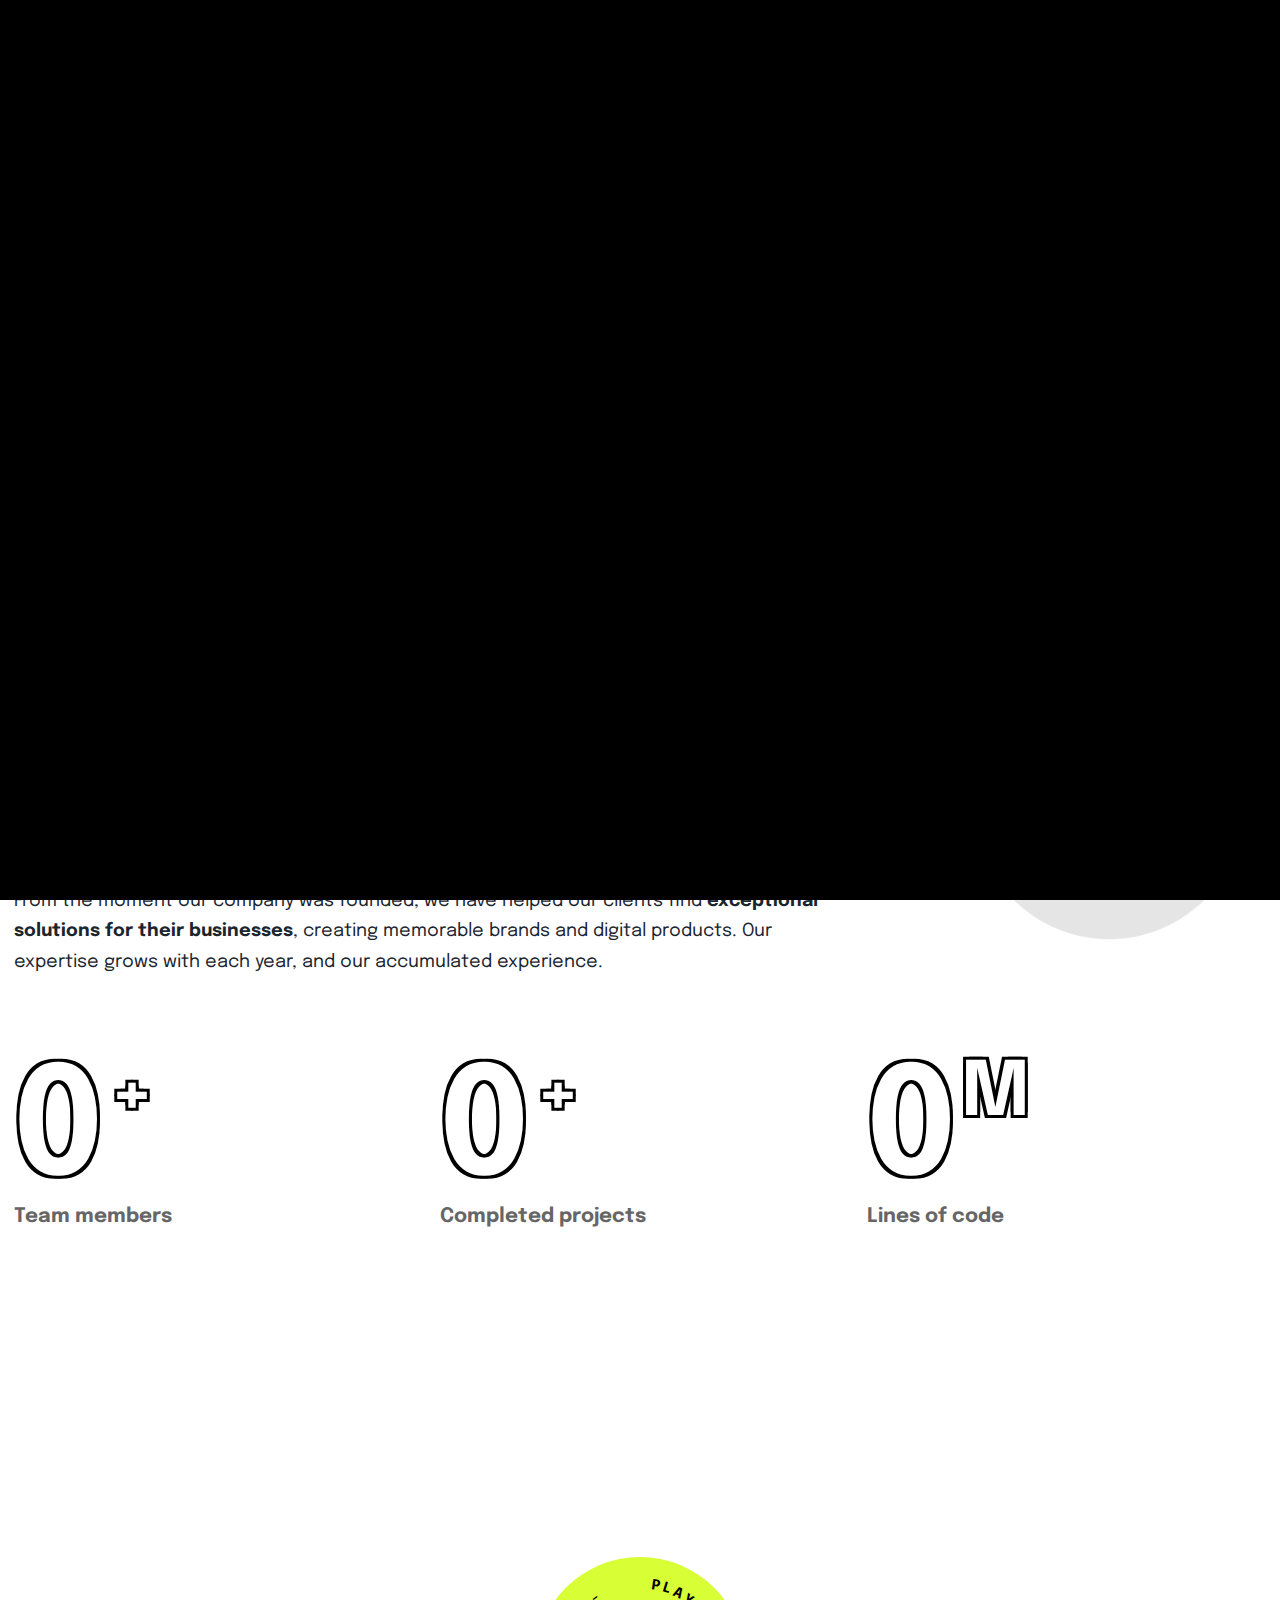
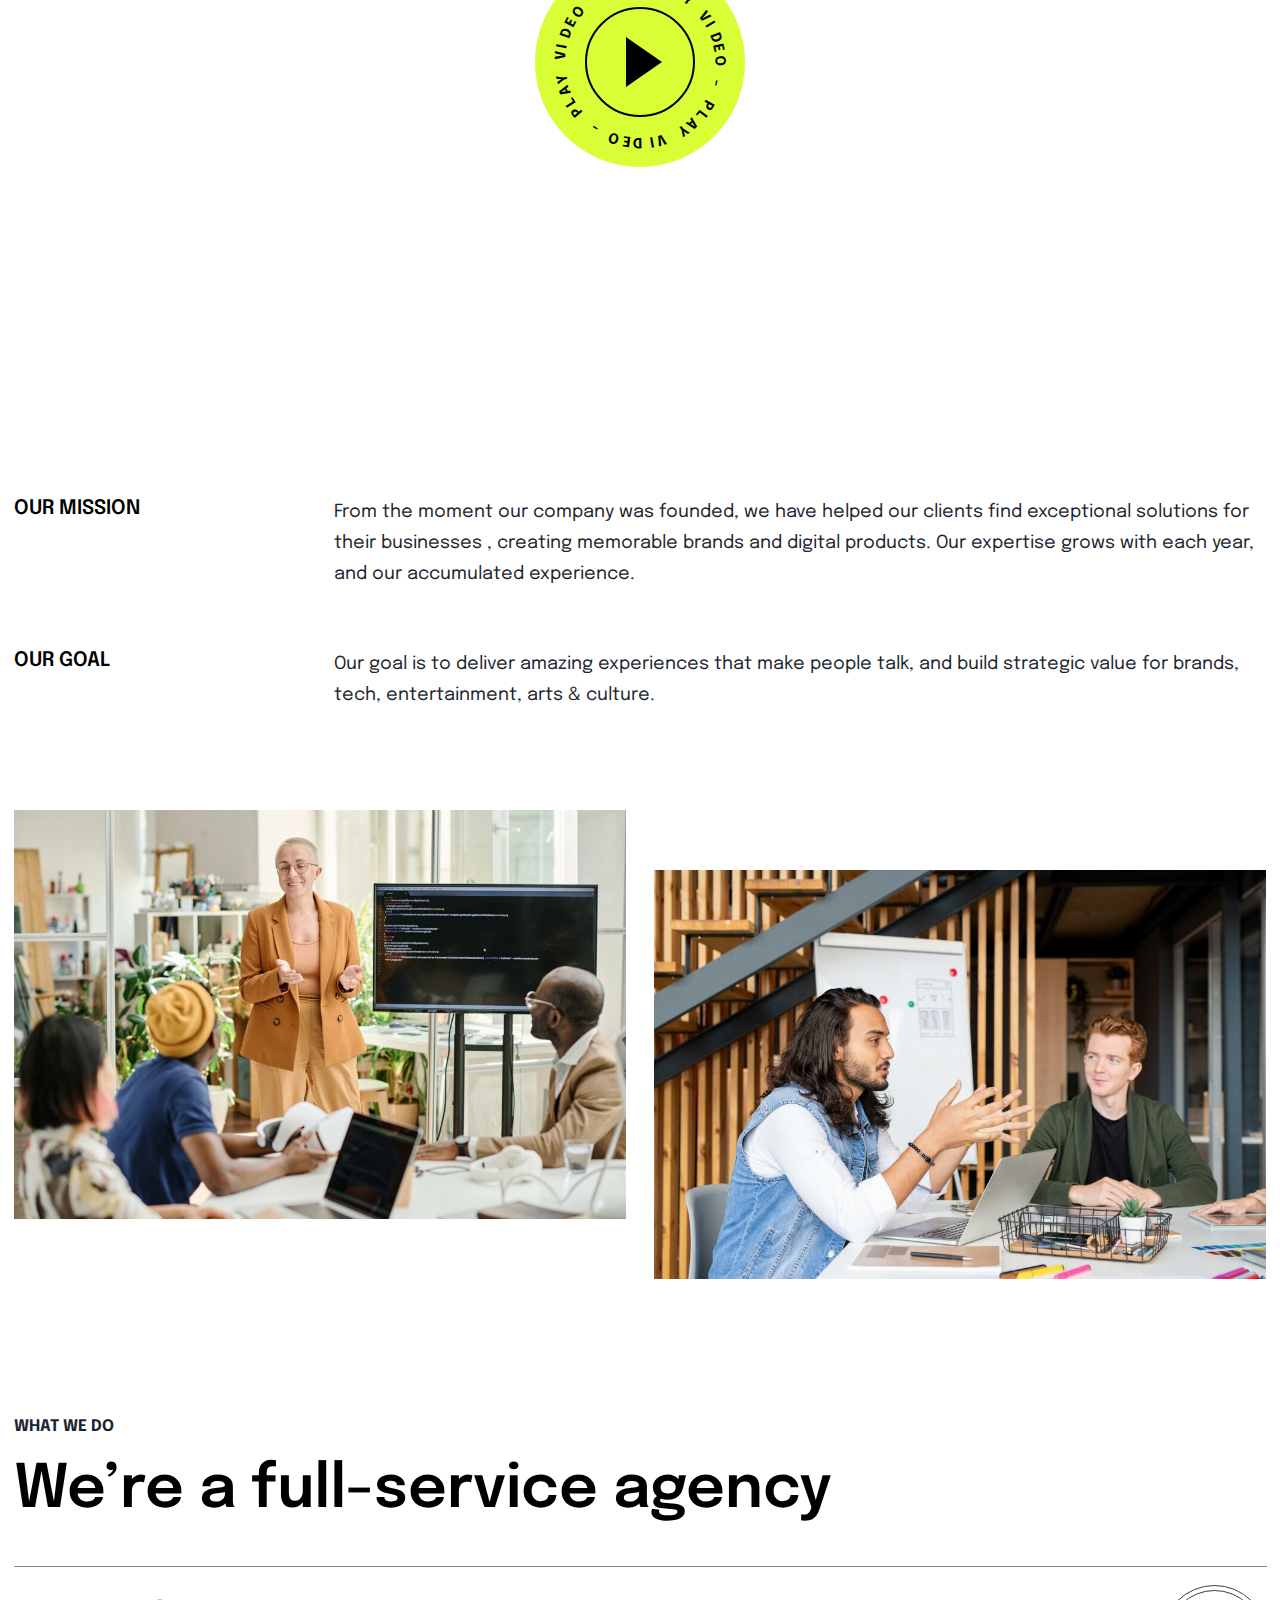
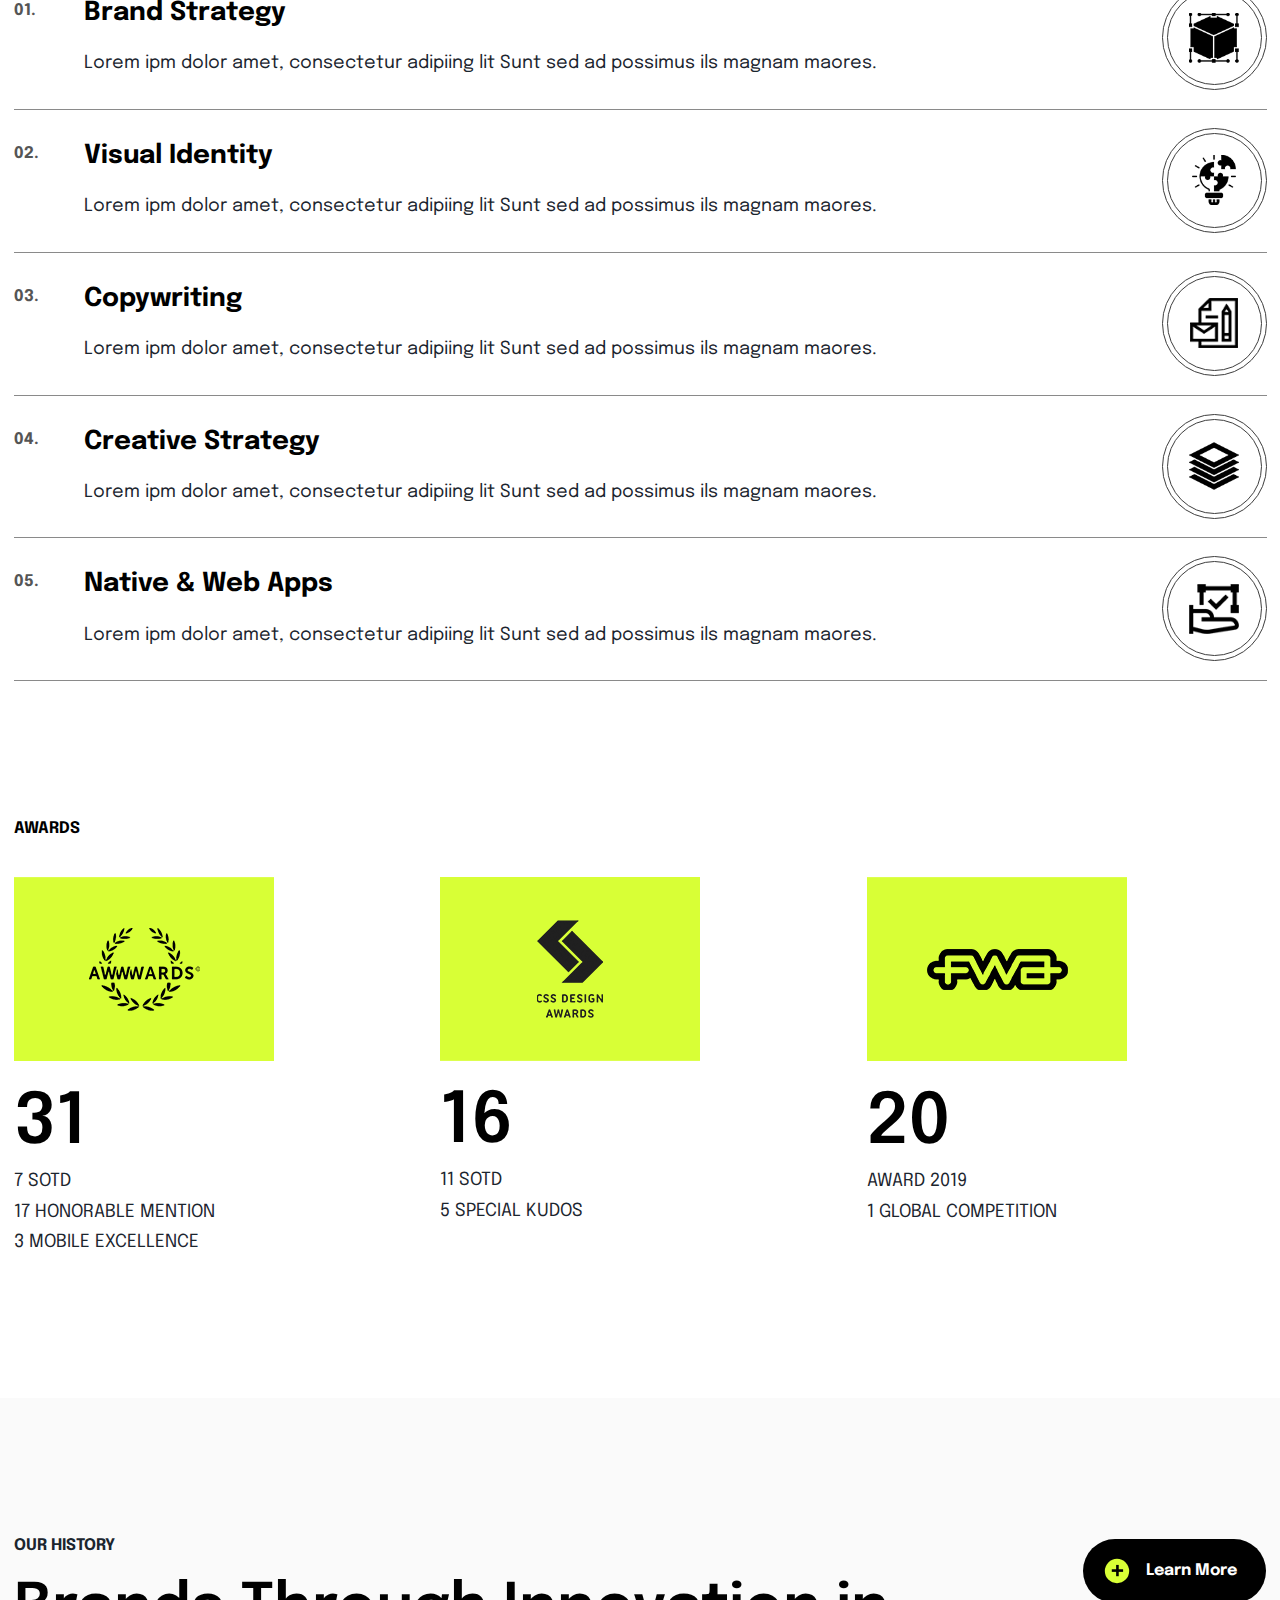
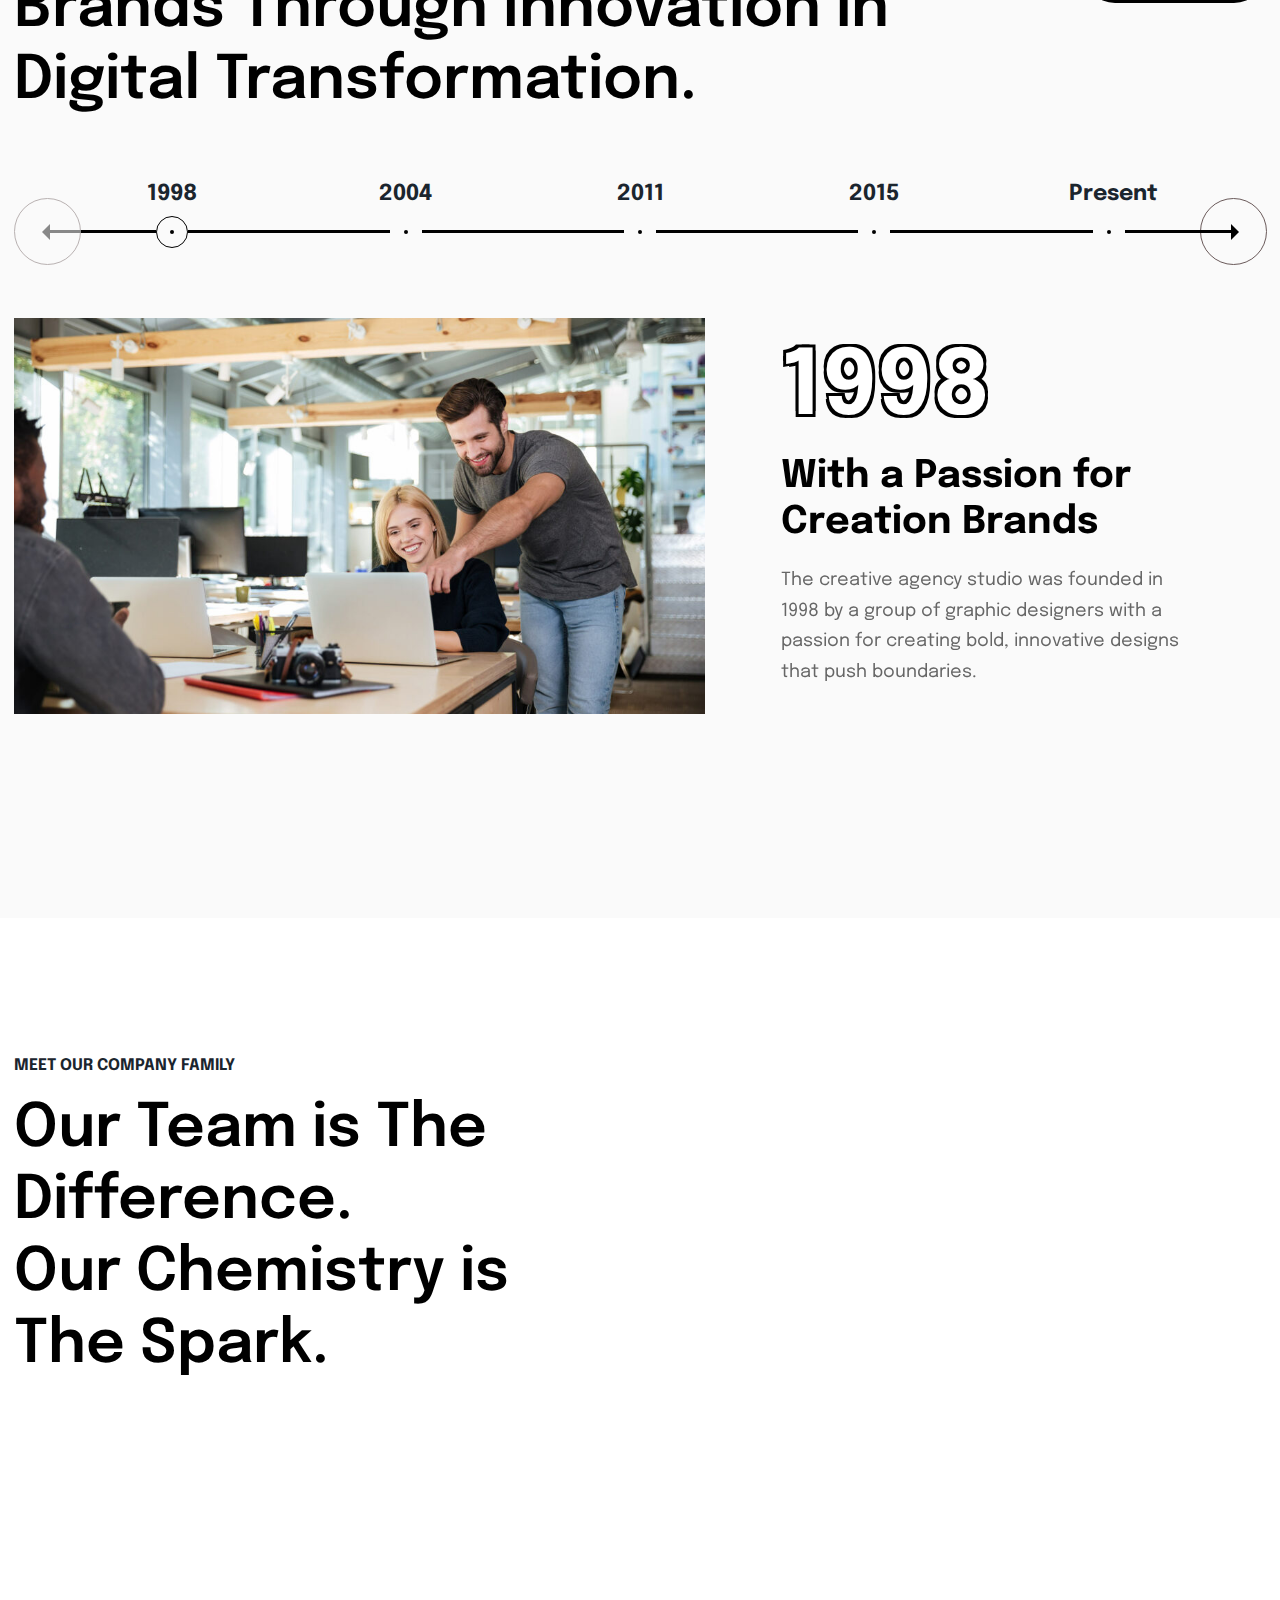
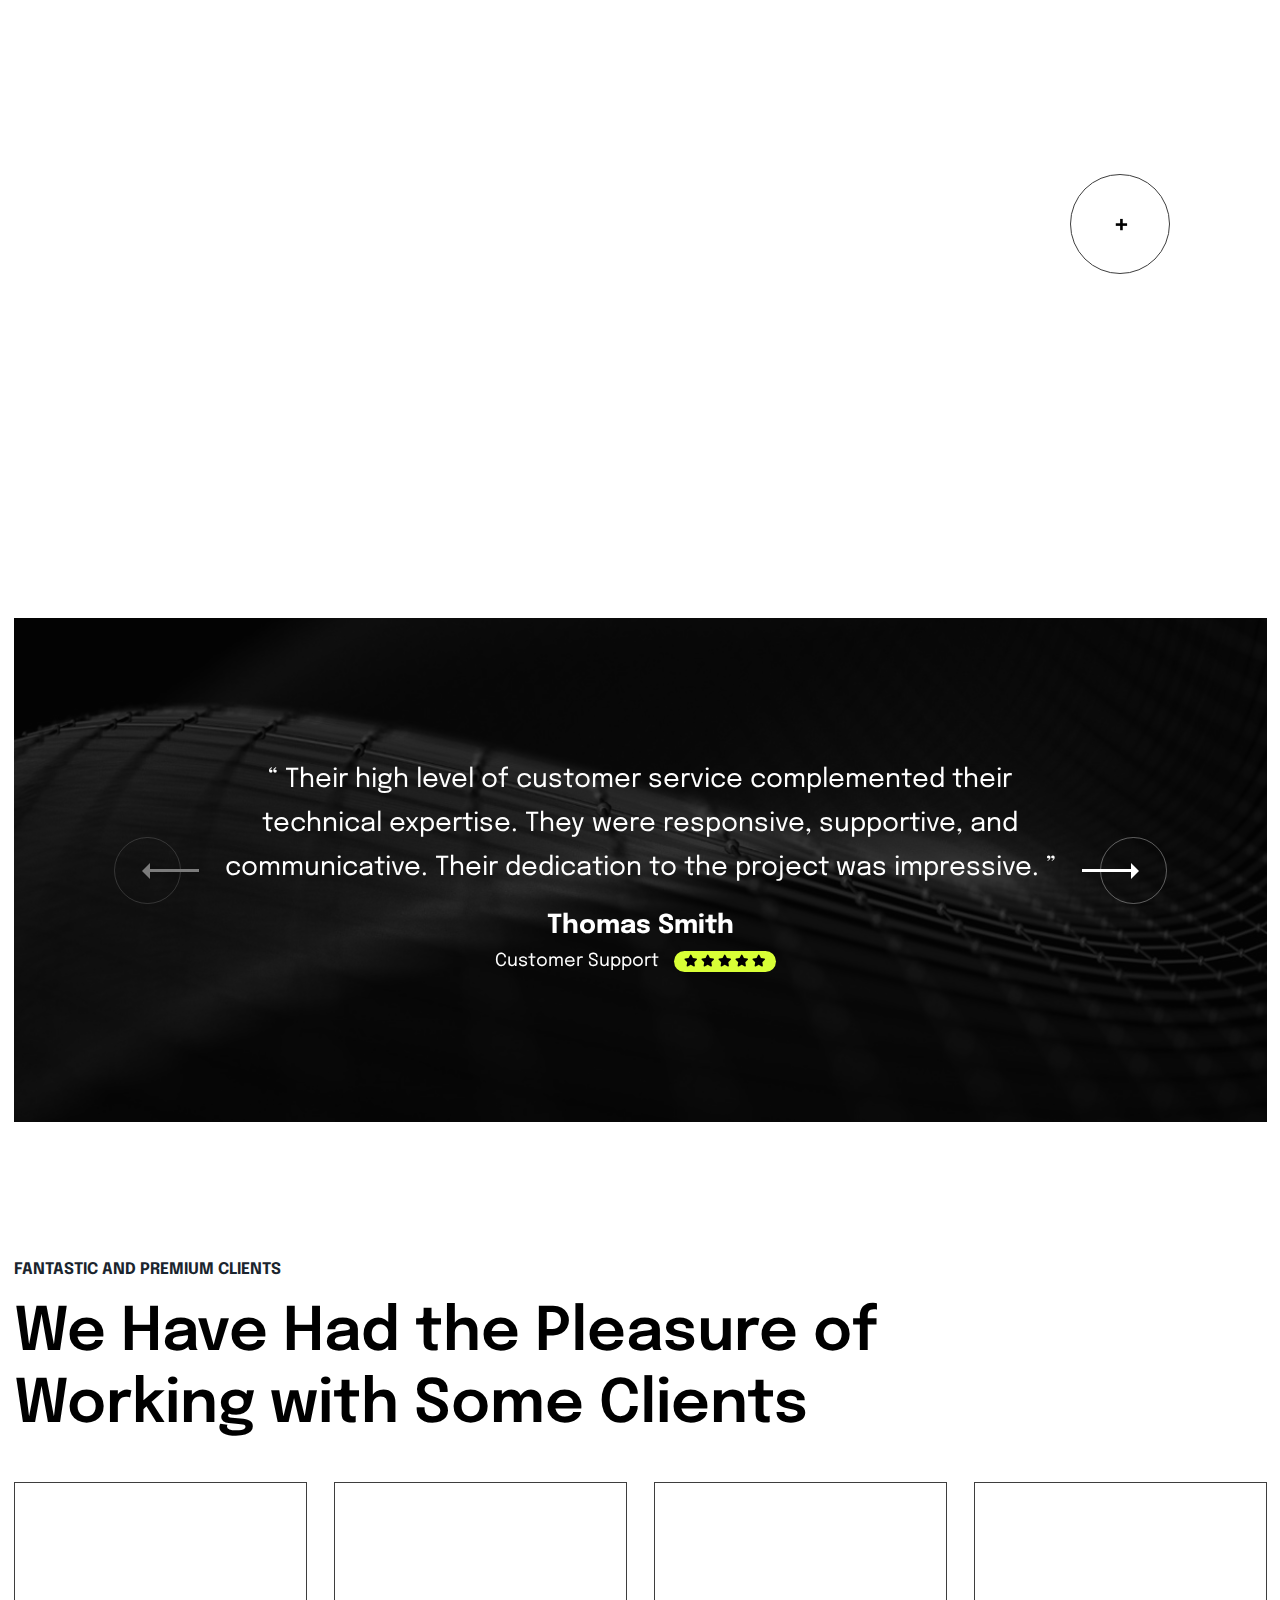
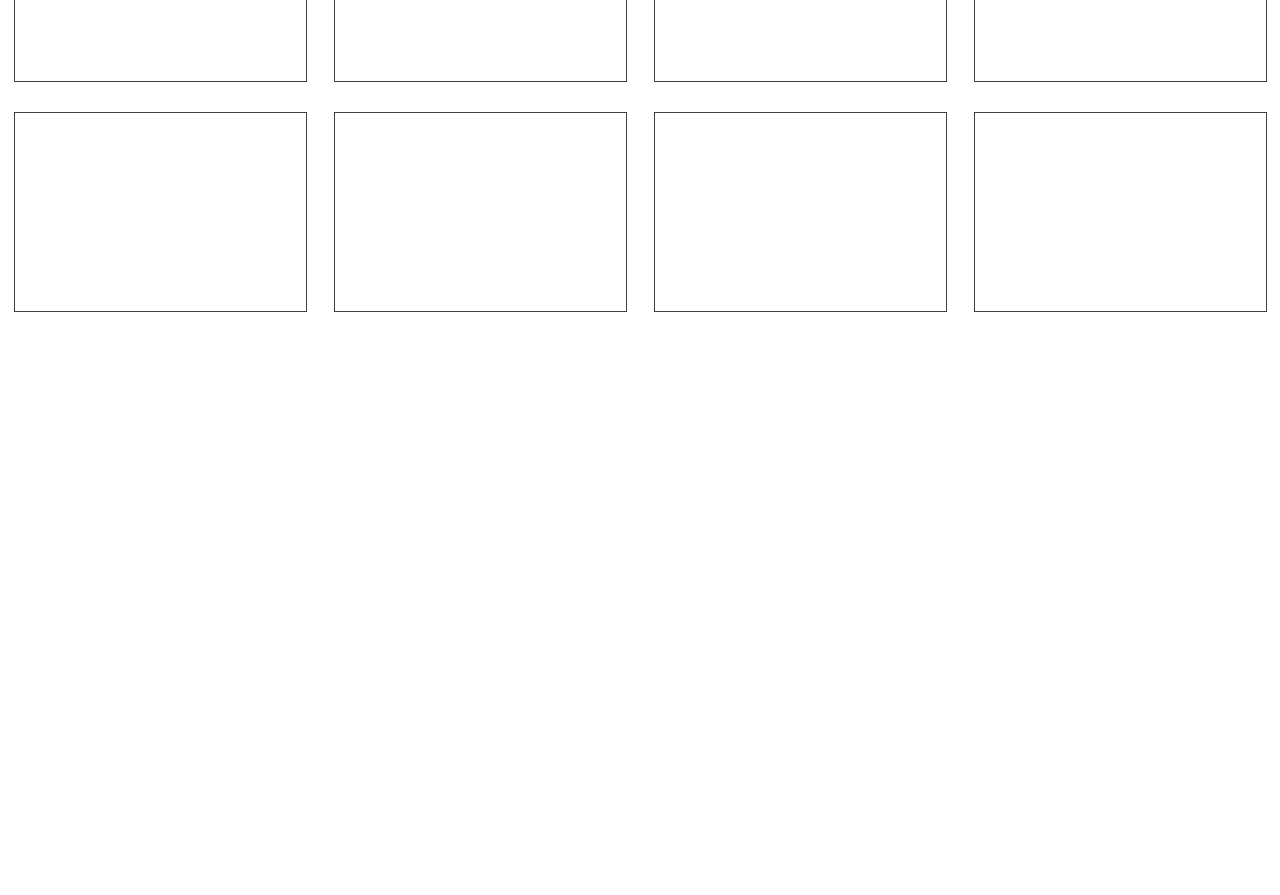
<file: about-us.html>
<!doctype html>
<html lang="en-US">
<head>

  <title>Onovo - Creative Portfolio Agency HTML5 Template</title>
  <meta http-equiv="Content-Type" content="text/html; charset=utf-8">
  <meta http-equiv="X-UA-Compatible" content="IE=edge">
  <meta name="viewport" content="width=device-width, initial-scale=1">
  <meta name="HandheldFriendly" content="true">
  <meta name="author" content="bslthemes" />

  <!-- Fonts -->
  <link rel="dns-prefetch" href="//fonts.googleapis.com" />
  <link rel="stylesheet" href="https://fonts.googleapis.com/css?family=Epilogue%3Aital%2Cwght%400%2C100%3B0%2C200%3B0%2C300%3B0%2C400%3B0%2C500%3B0%2C600%3B0%2C700%3B0%2C800%3B0%2C900%3B1%2C100%3B1%2C200%3B1%2C300%3B1%2C400%3B1%2C500%3B1%2C600%3B1%2C700%3B1%2C800%3B1%2C900&#038;display=swap" type="text/css" media="all" />
  <link rel="preconnect" href="https://fonts.gstatic.com/" crossorigin>

  <!-- CSS STYLES -->
  <link rel="stylesheet" href="assets/css/vendors/bootstrap.css" type="text/css" media="all" />
  <link rel="stylesheet" href="assets/fonts/font-awesome/css/font-awesome.css" type="text/css" media="all" />
  <link rel="stylesheet" href="assets/css/vendors/magnific-popup.css" type="text/css" media="all" />
  <link rel="stylesheet" href="assets/css/vendors/splitting.css" type="text/css" media="all" />
  <link rel="stylesheet" href="assets/css/vendors/swiper.css" type="text/css" media="all" />
  <link rel="stylesheet" href="assets/css/vendors/animate.css" type="text/css" media="all" />
  <link rel="stylesheet" href="assets/css/vendors/jquery.pagepiling.css" type="text/css" media="all" />
  <link rel="stylesheet" href="assets/css/style.css" type="text/css" media="all" />

  <!-- Favicon -->
  <link rel="shortcut icon" href="favicon.ico" type="image/x-icon">
  <link rel="icon" href="favicon.ico" type="image/x-icon">

</head>

<body>

	<!-- Page -->
	<div class="onovo-page footer--fixed">

		<!-- Preloader -->
		<div class="preloader">
			<div class="preloader__spinner">
				<span class="preloader__double-bounce"></span>
				<span class="preloader__double-bounce preloader__double-bounce--delay"></span>
			</div>
		</div>

		<!-- Header -->
		<header class="onovo-header header--white">
			<div class="header--builder">
				<div class="container">
					<div class="row">
						<div class="col-4 col-xs-4 col-sm-4 col-md-4 col-lg-3 align-self-center">

							<!-- Logo -->
							<div class="onovo-logo-image" style="max-width: 70px">
								<a href="index.html">
									<img src="assets/images/logo-black.png" alt="Onovo" />
									<img class="logo--white" src="assets/images/logo-main.png" alt="Onovo" />
								</a>
							</div>

						</div>
						<div class="col-4 col-xs-4 col-sm-4 col-md-4 col-lg-6 align-self-center align-center">

							<!-- Menu Hamburger -->
							<a href="#" class="onovo-menu-btn"><span></span></a>
							<div class="onovo-menu-popup align-left">
								<div class="onovo-menu-overlay"></div>
								<div class="onovo-menu-overlay-after"></div>
								<div class="onovo-menu-container onovo--noscroll">
									<div class="container">
										<div class="onovo-menu">
											<ul class="onovo-menu-nav">
												<li class="dropdown-link menu-item-has-children">
													<a class="onovo-lnk lnk--active onovo-dropdown-toggle" href="index.html">Home</a>
													<i class="icon fas fa-chevron-down"></i>
													<ul class="sub-menu">
														<li>
															<a class="onovo-lnk lnk--active" href="index.html">Creative Agency</a>
														</li>
														<li>
															<a class="onovo-lnk lnk--active" href="home-digital-agency.html">Digital Agency</a>
														</li>
														<li>
															<a class="onovo-lnk lnk--active" href="home-showcase.html">Creative Portfolio</a>
														</li>
														<li>
															<a class="onovo-lnk lnk--active" href="home-parallax.html">Fullscreen Parallax</a>
														</li>
													</ul>
												</li>
												<li class="dropdown-link current-menu-item menu-item-has-children">
													<a class="onovo-lnk lnk--active onovo-dropdown-toggle" href="about-us.html">About</a>
													<i class="icon fas fa-chevron-down"></i>
													<ul class="sub-menu">
														<li class="current-menu-item">
															<a class="onovo-lnk lnk--active" href="about-us.html">About Us</a>
														</li>
														<li>
															<a class="onovo-lnk lnk--active" href="team.html">Team</a>
														</li>
														<li>
															<a class="onovo-lnk lnk--active" href="team-detail.html">Team Detail</a>
														</li>
														<li>
															<a class="onovo-lnk lnk--active" href="services.html">Services</a>
														</li>
														<li>
															<a class="onovo-lnk lnk--active" href="service-detail.html">Service Detail</a>
														</li>
														<li>
															<a class="onovo-lnk lnk--active" href="pricing-plans.html">Pricing Plans</a>
														</li>
														<li>
															<a class="onovo-lnk lnk--active" href="faq.html">FAQ</a>
														</li>
													</ul>
												</li>
												<li class="dropdown-link menu-item-has-children">
													<a class="onovo-lnk lnk--active onovo-dropdown-toggle" href="projects.html">Projects</a>
													<i class="icon fas fa-chevron-down"></i>
													<ul class="sub-menu">
														<li>
															<a class="onovo-lnk lnk--active" href="projects.html">Projects Grid</a>
														</li>
														<li>
															<a class="onovo-lnk lnk--active" href="projects-list.html">Projects List</a>
														</li>
														<li>
															<a class="onovo-lnk lnk--active" href="projects-side.html">Projects Side</a>
														</li>
														<li>
															<a class="onovo-lnk lnk--active" href="projects-masonry.html">Projects Masonry</a>
														</li>
														<li>
															<a class="onovo-lnk lnk--active" href="projects-3-column.html">Projects 3 Column</a>
														</li>
														<li>
															<a class="onovo-lnk lnk--active" href="gallery.html">Gallery</a>
														</li>
														<li>
															<a class="onovo-lnk lnk--active" href="project-detail.html">Project Detail</a>
														</li>
													</ul>
												</li>
												<li class="dropdown-link menu-item-has-children">
													<a class="onovo-lnk lnk--active onovo-dropdown-toggle" href="blog.html">Blog</a>
													<i class="icon fas fa-chevron-down"></i>
													<ul class="sub-menu">
														<li>
															<a class="onovo-lnk lnk--active" href="blog.html">Blog Grid</a>
														</li>
														<li>
															<a class="onovo-lnk lnk--active" href="blog-list.html">Blog List</a>
														</li>
														<li>
															<a class="onovo-lnk lnk--active" href="blog-detail.html">Blog Detail</a>
														</li>
													</ul>
												</li>
												<li>
													<a class="onovo-lnk lnk--active" href="contact-us.html">Contact Us</a>
												</li>
											</ul>
										</div>
									</div>
								</div>
							</div>

						</div>
						<div class="col-4 col-xs-4 col-sm-4 col-md-4 col-lg-3 align-self-center align-right">

							<!-- Button -->
							<a class="onovo-head-btn onovo-hover-btn" href="projects.html">
								<span>
									<span class="onovo-lnk lnk--active">Showcase</span>
								</span>
								<i class="arrow">
									<span></span>
								</i>
							</a>

						</div>
					</div>
				</div>
			</div>
		</header>

		<!-- Wrapper -->
		<div class="wrapper">

			<!-- Onovo Intro -->
			<section class="onovo-section onovo-intro intro--black">
				<div class="container">
					<h1 class="onovo-title-1  onovo-text-white">
						<span> About Us </span>
						<span class="onovo-sep word">
							<i class="sep-img" style="background-image: url(assets/images/title_icon.svg);"></i>
						</span>
					</h1>
					<div class="onovo-subtitle-2  onovo-text-white">
						<span> Creative studio at the intersection of art, designand technology. </span>
					</div>
					<div class="onovo-breadcrums">
						<ul>
							<li>
								<a href="index.html">Home </a>
							</li>
							<li class="current">
								<span>About Us</span>
							</li>
						</ul>
					</div>
				</div>
			</section>

			<!-- Onovo About -->
			<section class="onovo-section gap-top-140 gap-bottom-140">
				<div class="container">
					<div class="row">
						<div class="col-xs-12 col-sm-12 col-md-12 col-lg-8">

							<!-- Heading -->
							<div class="onovo-heading gap-bottom-60">
								<div class="onovo-subtitle-1">
									<span> Welcome to Onovo </span>
								</div>
								<h2 class="onovo-title-2">
									<span> We are a digital agency, <br>passionate about building <br>and designing brands </span>
								</h2>
								<div class="onovo-text">
									<p>From the moment our company was founded, we have helped our clients find <strong>exceptional solutions for their businesses</strong>, creating memorable brands and digital products. Our expertise grows with each year, and our accumulated experience. </p>
								</div>
							</div>

						</div>
						<div class="col-xs-12 col-sm-12 col-md-12 col-lg-3 offset-lg-1 hide-on-mobile">

							<!-- Image -->
							<img src="assets/images/onovo-about-logo.png" alt="" />

						</div>
					</div>

					<!-- Numbers items -->
					<div class="row gap-row gap-bottom-100">

						<!--number-item-->
						<div class="col-xs-12 col-sm-12 col-md-4 col-lg-4">
							<div class="onovo-counter">
								<div class="num onovo-text-white js-counter" data-end-value="23">0</div>
								<div class="num-after onovo-text-white"> + </div>
								<div class="label"> Team members </div>
							</div>
						</div>

						<!--number-item-->
						<div class="col-xs-12 col-sm-12 col-md-4 col-lg-4">
							<div class="onovo-counter">
								<div class="num onovo-text-white js-counter" data-end-value="99">0</div>
								<div class="num-after onovo-text-white"> + </div>
								<div class="label"> Completed projects </div>
							</div>
						</div>

						<!--number-item-->
						<div class="col-xs-12 col-sm-12 col-md-4 col-lg-4">
							<div class="onovo-counter">
								<div class="num onovo-text-white js-counter" data-end-value="12">0</div>
								<div class="num-after onovo-text-white"> M </div>
								<div class="label"> Lines of code </div>
							</div>
						</div>

					</div>

					<!-- Video -->
					<div class="onovo-video" data-onovo-overlay data-onovo-scroll>
						<div class="image" style="background-image: url(assets/images/hero-digital-1.jpg);"></div>
						<iframe class="js-video-iframe" data-src="https://www.youtube.com/embed/Gu6z6kIukgg?showinfo=0&rel=0&autoplay=1"></iframe>
						<div class="play onovo-circle-text">
							<div class="arrow"></div>
							<div class="label onovo-text-black onovo-circle-text-label"> Play Video - Play Video - Play Video - </div>
						</div>
					</div>

					<!-- Description -->
					<div class="row gap-top-100">
						<div class="col-xs-12 col-sm-12 col-md-4 col-lg-3">
							<h5 class="text-uppercase">Our Mission</h5>
						</div>
						<div class="col-xs-12 col-sm-12 col-md-8 col-lg-9">
							From the moment our company was founded, we have helped our clients find exceptional solutions for their businesses , creating memorable brands and digital products. Our expertise grows with each year, and our accumulated experience.
						</div>
					</div>

					<!-- Description -->
					<div class="row gap-top-60">
						<div class="col-xs-12 col-sm-12 col-md-4 col-lg-3">
							<h5 class="text-uppercase">Our Goal</h5>
						</div>
						<div class="col-xs-12 col-sm-12 col-md-8 col-lg-9">
							Our goal is to deliver amazing experiences that make people talk, and build strategic value for brands, tech, entertainment, arts &amp; culture.
						</div>
					</div>

					<!-- Gallery -->
					<div class="row gap-top-100">
						<div class="col-xs-12 col-sm-12 col-md-6 col-lg-6">
							<a href="assets/images/posts1.jpg" class="mfp-image">
								<img src="assets/images/posts1-1024x683.jpg" alt="" />
							</a>
						</div>
						<div class="col-xs-12 col-sm-12 col-md-6 col-lg-6 gap-top-60">
							<a href="assets/images/posts2.jpg" class="mfp-image">
								<img src="assets/images/posts2-1024x683.jpg" alt="" />
							</a>
						</div>
					</div>

				</div>
			</section>

			<!-- Onovo Services -->
			<section class="onovo-section gap-bottom-140">
				<div class="container">

					<!-- Heading -->
					<div class="onovo-heading gap-bottom-40">
						<div class="onovo-subtitle-1">
							<span> What we do </span>
						</div>
						<h2 class="onovo-title-2">
							<span> We’re a full-service agency </span>
						</h2>
					</div>

					<!-- Services items -->
					<div class="onovo-services-list">

						<!--service-item-->
						<div class="onovo-service-item-list">
							<div class="onovo-service-item-list-inner">
								<div class="image onovo-hover-1">
									<a href="service-detail.html">
										<img src="assets/images/serv-icon4.png" alt="Brand Strategy" />
									</a>
								</div>
								<div class="num">
									<span> 01. </span>
								</div>
								<h5 class="title">
									<a href="service-detail.html">
										<span> Brand Strategy </span>
									</a>
								</h5>
								<div class="onovo-text">
									<div>
										<p>Lorem ipm dolor amet, consectetur adipiing lit Sunt sed ad possimus ils magnam maores.</p>
									</div>
								</div>
							</div>
						</div>

						<!--service-item-->
						<div class="onovo-service-item-list">
							<div class="onovo-service-item-list-inner">
								<div class="image onovo-hover-1">
									<a href="service-detail.html">
										<img src="assets/images/serv-icon6.png" alt="Visual Identity" />
									</a>
								</div>
								<div class="num">
									<span> 02. </span>
								</div>
								<h5 class="title">
									<a href="service-detail.html">
										<span> Visual Identity </span>
									</a>
								</h5>
								<div class="onovo-text">
									<div>
										<p>Lorem ipm dolor amet, consectetur adipiing lit Sunt sed ad possimus ils magnam maores.</p>
									</div>
								</div>
							</div>
						</div>

						<!--service-item-->
						<div class="onovo-service-item-list">
							<div class="onovo-service-item-list-inner">
								<div class="image onovo-hover-1">
									<a href="service-detail.html">
										<img src="assets/images/serv-icon1.png" alt="Copywriting" />
									</a>
								</div>
								<div class="num">
									<span> 03. </span>
								</div>
								<h5 class="title">
									<a href="service-detail.html">
										<span> Copywriting </span>
									</a>
								</h5>
								<div class="onovo-text">
									<div>
										<p>Lorem ipm dolor amet, consectetur adipiing lit Sunt sed ad possimus ils magnam maores.</p>
									</div>
								</div>
							</div>
						</div>

						<!--service-item-->
						<div class="onovo-service-item-list">
							<div class="onovo-service-item-list-inner">
								<div class="image onovo-hover-1">
									<a href="service-detail.html">
										<img src="assets/images/serv-icon5.png" alt="Creative Strategy" />
									</a>
								</div>
								<div class="num">
									<span> 04. </span>
								</div>
								<h5 class="title">
									<a href="service-detail.html">
										<span> Creative Strategy </span>
									</a>
								</h5>
								<div class="onovo-text">
									<div>
										<p>Lorem ipm dolor amet, consectetur adipiing lit Sunt sed ad possimus ils magnam maores.</p>
									</div>
								</div>
							</div>
						</div>

						<!--service-item-->
						<div class="onovo-service-item-list">
							<div class="onovo-service-item-list-inner">
								<div class="image onovo-hover-1">
									<a href="service-detail.html">
										<img src="assets/images/serv-icon3.png" alt="Native &amp; Web Apps" />
									</a>
								</div>
								<div class="num">
									<span> 05. </span>
								</div>
								<h5 class="title">
									<a href="service-detail.html">
										<span> Native &amp; Web Apps </span>
									</a>
								</h5>
								<div class="onovo-text">
									<div>
										<p>Lorem ipm dolor amet, consectetur adipiing lit Sunt sed ad possimus ils magnam maores.</p>
									</div>
								</div>
							</div>
						</div>

					</div>
					
				</div>
			</section>

			<!-- Onovo Awards -->
			<section class="onovo-section gap-bottom-140">
				<div class="container">

					<!-- Heading -->
					<div class="onovo-heading">
						<h5 class="onovo-subtitle-1">
							<span> Awards </span>
						</h5>
					</div>

					<!-- Awards items -->
					<div class="row gap-row">

						<!--awards-item-->
						<div class="col-xs-12 col-sm-12 col-md-4 col-lg-4">
							<p><img src="assets/images/award1.png" alt="" /></p>
							<h5 class="onovo-title-1">31</h5>
							7 SOTD <br> 17 HONORABLE MENTION <br> 3 MOBILE EXCELLENCE
						</div>

						<!--awards-item-->
						<div class="col-xs-12 col-sm-12 col-md-4 col-lg-4">
							<p><img src="assets/images/award2.png" alt="" /></p>
							<h5 class="onovo-title-1">16</h5>
							11 SOTD <br> 5 SPECIAL KUDOS
						</div>

						<!--awards-item-->
						<div class="col-xs-12 col-sm-12 col-md-4 col-lg-4">
							<p><img src="assets/images/award3.png" alt="" /></p>
							<h5 class="onovo-title-1">20</h5>
							AWARD 2019 <br> 1 GLOBAL COMPETITION
						</div>

					</div>
					
				</div>
			</section>

			<!-- Onovo History -->
			<section class="onovo-section onovo-section-bg gap-top-140 gap-bottom-140">
				<div class="container">
					<div class="row">
						<div class="col-xs-12 col-sm-12 col-md-12 col-lg-9">

							<!-- Heading -->
							<div class="onovo-heading gap-bottom-80">
								<div class="onovo-subtitle-1">
									<span> Our History </span>
								</div>
								<h2 class="onovo-title-2">
									<span> Brands Through Innovation in <br>Digital Transformation. </span>
								</h2>
							</div>

						</div>
						<div class="col-xs-12 col-sm-12 col-md-12 col-lg-3 align-right hide-on-mobile">

							<!-- Button -->
							<a class="onovo-btn onovo-hover-btn" href="about-us.html">
								<i class="arrow">
									<span></span>
								</i>
								<span> Learn More </span>
							</a>

						</div>
					</div>

					<!-- History swiper -->
					<div class="onovo-history-slider">
						<div class="swiper-container js-history-slider">
							<div class="swiper-wrapper">
								
								<!--slide-->
								<div class="swiper-slide" data-swiper-autoplay>
									<div class="onovo-history-item">
										<div class="image" style="background-image: url(assets/images/post1-1000x667.jpg);" data-onovo-overlay></div>
										<div class="desc">
											<div class="subtitle onovo-text-white">
												<div data-splitting> 1998 </div>
											</div>
											<h5 class="title">
												<span data-splitting> With a Passion for Creation Brands </span>
											</h5>
											<div class="text">
												<div data-splitting>
													<p>The creative agency studio was founded in 1998 by a group of graphic designers with a passion for creating bold, innovative designs that push boundaries.</p>
												</div>
											</div>
										</div>
									</div>
								</div>

								<!--slide-->
								<div class="swiper-slide" data-swiper-autoplay>
									<div class="onovo-history-item">
										<div class="image" style="background-image: url(assets/images/post1-1000x667.jpg);" data-onovo-overlay></div>
										<div class="desc">
											<div class="subtitle onovo-text-white">
												<div data-splitting> 2004 </div>
											</div>
											<h5 class="title">
												<span data-splitting> Small Startups to Large Corporations </span>
											</h5>
											<div class="text">
												<div data-splitting>
													<p>Over the years, the studio has worked with a diverse range of clients, from small startups to large multinational corporations, always striving to deliver unique and impactful design solutions.</p>
												</div>
											</div>
										</div>
									</div>
								</div>

								<!--slide-->
								<div class="swiper-slide" data-swiper-autoplay>
									<div class="onovo-history-item">
										<div class="image" style="background-image: url(assets/images/post1-1000x667.jpg);" data-onovo-overlay></div>
										<div class="desc">
											<div class="subtitle onovo-text-white">
												<div data-splitting> 2011 </div>
											</div>
											<h5 class="title">
												<span data-splitting> Branding for a Diverse of Clients </span>
											</h5>
											<div class="text">
												<div data-splitting> Over the years, the studio has grown and expanded, moving to a larger space and adding new team members with expertise in web development, social media, and digital marketing. </div>
											</div>
										</div>
									</div>
								</div>

								<!--slide-->
								<div class="swiper-slide" data-swiper-autoplay>
									<div class="onovo-history-item">
										<div class="image" style="background-image: url(assets/images/post1-1000x667.jpg);" data-onovo-overlay></div>
										<div class="desc">
											<div class="subtitle onovo-text-white">
												<div data-splitting> 2015 </div>
											</div>
											<h5 class="title">
												<span data-splitting> Most Trusted &amp; Respected Digital Agency </span>
											</h5>
											<div class="text">
												<div data-splitting>
													<p>Along the way, the team has won numerous awards and accolades for their work, cementing their reputation as one of the most trusted and respected creative agencies in the industry.</p>
												</div>
											</div>
										</div>
									</div>
								</div>

								<!--slide-->
								<div class="swiper-slide" data-swiper-autoplay>
									<div class="onovo-history-item">
										<div class="image" style="background-image: url(assets/images/post1-1000x667.jpg);" data-onovo-overlay></div>
										<div class="desc">
											<div class="subtitle onovo-text-white">
												<div data-splitting> Present </div>
											</div>
											<h5 class="title">
												<span data-splitting> Continues to Push Boundaries &amp; Inspire </span>
											</h5>
											<div class="text">
												<div data-splitting> Today, the studio continues to push boundaries and inspire clients with its creative vision and dedication to excellence. </div>
											</div>
										</div>
									</div>
								</div>

							</div>

							<!--navs-->
							<div class="onovo-navs js-history-navs">
								<div class="onovo-prev js-history-prev onovo-hover-2">
									<i></i>
								</div>
								<div class="onovo-paginations-container">
									<div class="onovo-paginations js-history-pagination"></div>
								</div>
								<div class="onovo-next js-history-next onovo-hover-2">
									<i></i>
								</div>
							</div>

						</div>
					</div>

					<!-- Button -->
					<div class="hide-on-desktop align-center">
						<a class="onovo-btn onovo-hover-btn" href="about-us.html">
							<i class="arrow">
								<span></span>
							</i>
							<span> Learn More </span>
						</a>
					</div>

				</div>
			</section>

			<!-- Onovo Team -->
			<section class="onovo-section gap-top-140 gap-bottom-140">
				<div class="container">

					<!-- Team items -->
					<div class="row gap-row align-center">

						<!-- Heading -->
						<div class="col-xs-12 col-sm-12 col-md-11 col-lg-5">
							<div class="onovo-heading align-left">
								<div class="onovo-subtitle-1">
									<span> Meet Our Company Family </span>
								</div>
								<h2 class="onovo-title-2">
									<span> Our Team is The Difference. <br>Our Chemistry is The Spark. </span>
								</h2>
							</div>
						</div>

						<!--team item-->
						<div class="col-xs-12 col-sm-12 col-md-1 col-lg-1"></div>

						<!--team item-->
						<div class="col-xs-12 col-sm-12 col-md-6 col-lg-3">
							<div class="onovo-team-two">
								<div class="onovo-team-two-item">
									<div class="image onovo-hover-3 onovo-hover-black-30" data-onovo-overlay data-onovo-scroll>
										<a href="team-detail.html">
											<img src="assets/images/team-2-1000x1357.jpg" alt="Thomas Jackki" />
										</a>
										<div class="onovo-social-2">
											<ul>
												<li>
													<a class="onovo-social-link onovo-hover-2" href="facebook.com" title="Facebook" target="_blank">
														<i aria-hidden="true" class="fab fa-facebook-f"></i>
													</a>
												</li>
												<li>
													<a class="onovo-social-link onovo-hover-2" href="linkedin.com" title="LinkedIn" target="_blank">
														<i aria-hidden="true" class="fab fa-linkedin-in"></i>
													</a>
												</li>
											</ul>
										</div>
									</div>
									<div class="desc">
										<h5 class="title">
											<a href="team-detail.html" class="onovo-lnk">
												<span data-splitting data-onovo-scroll> Thomas Jackki </span>
											</a>
										</h5>
										<div class="onovo-subtitle-1">
											<span data-splitting data-onovo-scroll> UI &amp; UX Designer </span>
										</div>
									</div>
								</div>
							</div>
						</div>

						<!--team item-->
						<div class="col-xs-12 col-sm-12 col-md-6 col-lg-3">
							<div class="onovo-team-two">
								<div class="onovo-team-two-item">
									<div class="image onovo-hover-3 onovo-hover-black-30" data-onovo-overlay data-onovo-scroll>
										<a href="team-detail.html">
											<img src="assets/images/team-6-1000x1357.jpg" alt="Melanie Robinson" />
										</a>
										<div class="onovo-social-2">
											<ul>
												<li>
													<a class="onovo-social-link onovo-hover-2" href="facebook.com" title="Facebook" target="_blank">
														<i aria-hidden="true" class="fab fa-facebook-f"></i>
													</a>
												</li>
												<li>
													<a class="onovo-social-link onovo-hover-2" href="linkedin.com" title="LinkedIn" target="_blank">
														<i aria-hidden="true" class="fab fa-linkedin-in"></i>
													</a>
												</li>
											</ul>
										</div>
									</div>
									<div class="desc">
										<h5 class="title">
											<a href="team-detail.html" class="onovo-lnk">
												<span data-splitting data-onovo-scroll> Melanie Robinson </span>
											</a>
										</h5>
										<div class="onovo-subtitle-1">
											<span data-splitting data-onovo-scroll> Seo &amp; Marketing </span>
										</div>
									</div>
								</div>
							</div>
						</div>

						<!--team item-->
						<div class="col-xs-12 col-sm-12 col-md-6 col-lg-3">
							<div class="onovo-team-two">
								<div class="onovo-team-two-item">
									<div class="image onovo-hover-3 onovo-hover-black-30" data-onovo-overlay data-onovo-scroll>
										<a href="team-detail.html">
											<img src="assets/images/team-1-1000x1357.jpg" alt="Steven Morrison" />
										</a>
										<div class="onovo-social-2">
											<ul>
												<li>
													<a class="onovo-social-link onovo-hover-2" href="facebook.com" title="Facebook" target="_blank">
														<i aria-hidden="true" class="fab fa-facebook-f"></i>
													</a>
												</li>
												<li>
													<a class="onovo-social-link onovo-hover-2" href="linkedin.com" title="LinkedIn" target="_blank">
														<i aria-hidden="true" class="fab fa-linkedin-in"></i>
													</a>
												</li>
											</ul>
										</div>
									</div>
									<div class="desc">
										<h5 class="title">
											<a href="team-detail.html" class="onovo-lnk">
												<span data-splitting data-onovo-scroll> Steven Morrison </span>
											</a>
										</h5>
										<div class="onovo-subtitle-1">
											<span data-splitting data-onovo-scroll> Web Designer </span>
										</div>
									</div>
								</div>
							</div>
						</div>

						<!--team item-->
						<div class="col-xs-12 col-sm-12 col-md-6 col-lg-3">
							<div class="onovo-team-two">
								<div class="onovo-team-two-item">
									<div class="image onovo-hover-3 onovo-hover-black-30" data-onovo-overlay data-onovo-scroll>
										<a href="team-detail.html">
											<img src="assets/images/team-4-1000x1357.jpg" alt="Alexander Bravo" />
										</a>
										<div class="onovo-social-2">
											<ul>
												<li>
													<a class="onovo-social-link onovo-hover-2" href="facebook.com" title="Facebook" target="_blank">
														<i aria-hidden="true" class="fab fa-facebook-f"></i>
													</a>
												</li>
												<li>
													<a class="onovo-social-link onovo-hover-2" href="linkedin.com" title="LinkedIn" target="_blank">
														<i aria-hidden="true" class="fab fa-linkedin-in"></i>
													</a>
												</li>
											</ul>
										</div>
									</div>
									<div class="desc">
										<h5 class="title">
											<a href="team-detail.html" class="onovo-lnk">
												<span data-splitting data-onovo-scroll> Alexander Bravo </span>
											</a>
										</h5>
										<div class="onovo-subtitle-1">
											<span data-splitting data-onovo-scroll> Full-Stack Developer </span>
										</div>
									</div>
								</div>
							</div>
						</div>

						<!--team item-->
						<div class="col-xs-12 col-sm-12 col-md-6 col-lg-3">
							<div class="onovo-team-two">
								<div class="onovo-team-two-item">
									<div class="image onovo-hover-3 onovo-hover-black-30" data-onovo-overlay data-onovo-scroll>
										<a href="team-detail.html">
											<img src="assets/images/team-7-1-1000x1357.jpg" alt="Charlotte Johnson" />
										</a>
										<div class="onovo-social-2">
											<ul>
												<li>
													<a class="onovo-social-link onovo-hover-2" href="facebook.com" title="Facebook" target="_blank">
														<i aria-hidden="true" class="fab fa-facebook-f"></i>
													</a>
												</li>
												<li>
													<a class="onovo-social-link onovo-hover-2" href="linkedin.com" title="LinkedIn" target="_blank">
														<i aria-hidden="true" class="fab fa-linkedin-in"></i>
													</a>
												</li>
											</ul>
										</div>
									</div>
									<div class="desc">
										<h5 class="title">
											<a href="team-detail.html" class="onovo-lnk">
												<span data-splitting data-onovo-scroll> Charlotte Johnson </span>
											</a>
										</h5>
										<div class="onovo-subtitle-1">
											<span data-splitting data-onovo-scroll> Seo &amp; Copywriter </span>
										</div>
									</div>
								</div>
							</div>
						</div>

						<!-- Button -->
						<div class="col-xs-12 col-sm-12 col-md-6 col-lg-3 align-center align-self-center">
							<a class="onovo-btn-circle onovo-hover-2" href="team.html">
								<i class="arrow">
									<span></span>
								</i>
							</a>
						</div>

					</div>
					
				</div>
			</section>

			<!-- Onovo Reviews -->
			<section class="onovo-section gap-bottom-140">
				<div class="container">

					<!-- Reviews -->
					<div class="onovo-reviews gap-140" style="background-color: #000;">
						<div style="background-image: url(assets/images/testi-bg.jpg); background-position: center center; background-repeat: no-repeat; background-size: cover; position: absolute; left: 0; top: 0; width: 100%; height: 100%; opacity: 0.24;"></div>
						<div class="row">
							<div class="col-xs-12 col-sm-12 col-md-12 col-lg-12">

								<!-- Reviews swiper -->
								<div class="onovo-reviews-carousel reviews--full onovo-text-white align-center">
									<div class="swiper-container js-reviews-carousel" data-loop="false" data-autoplay="6000">
										<div class="swiper-wrapper">

											<!--slide-->
											<div class="swiper-slide onovo-reviews-item" data-swiper-autoplay>
												<div class="text">
													<div data-splitting>
														<p>“ Their high level of customer service complemented their technical expertise. They were responsive, supportive, and communicative. Their dedication to the project was impressive. ”</p>
													</div>
												</div>
												<h5 class="title">
													<span data-splitting> Thomas Smith </span>
												</h5>
												<div class="subtitle">
													<span data-splitting> Customer Support </span>
												</div>
												<div class="onovo-stars stars--small">
													<i class="fas fa-star"></i>
													<i class="fas fa-star"></i>
													<i class="fas fa-star"></i>
													<i class="fas fa-star"></i>
													<i class="fas fa-star"></i>
												</div>
											</div>

											<!--slide-->
											<div class="swiper-slide onovo-reviews-item" data-swiper-autoplay>
												<div class="text">
													<div data-splitting>
														<p>“ Their high level of customer service complemented their technical expertise. They were responsive, supportive, and communicative. Their dedication to the project was impressive. ”</p>
													</div>
												</div>
												<h5 class="title">
													<span data-splitting> Mike Cameron </span>
												</h5>
												<div class="subtitle">
													<span data-splitting> Code Quality </span>
												</div>
												<div class="onovo-stars stars--small">
													<i class="fas fa-star"></i>
													<i class="fas fa-star"></i>
													<i class="fas fa-star"></i>
													<i class="fas fa-star"></i>
													<i class="far fa-star"></i>
												</div>
											</div>

											<!--slide-->
											<div class="swiper-slide onovo-reviews-item" data-swiper-autoplay>
												<div class="text">
													<div data-splitting>
														<p>“ Their high level of customer service complemented their technical expertise. They were responsive, supportive, and communicative. Their dedication to the project was impressive. ”</p>
													</div>
												</div>
												<h5 class="title">
													<span data-splitting> Jessica Brown </span>
												</h5>
												<div class="subtitle">
													<span data-splitting> Design Quality </span>
												</div>
												<div class="onovo-stars stars--small">
													<i class="fas fa-star"></i>
													<i class="fas fa-star"></i>
													<i class="fas fa-star"></i>
													<i class="fas fa-star"></i>
													<i class="fas fa-star"></i>
												</div>
											</div>
											
										</div>
									</div>

									<!--navs-->
									<div class="js-reviews-carousel-navs">
										<div class="onovo-prev js-reviews-carousel-prev onovo-hover-2 nav--white">
											<i></i>
										</div>
										<div class="onovo-next js-reviews-carousel-next onovo-hover-2 nav--white">
											<i></i>
										</div>
									</div>

								</div>

							</div>
						</div>
					</div>
					
				</div>
			</section>

			<!-- Onovo Brands -->
			<section class="onovo-section">
				<div class="container">

					<!-- Heading -->
					<div class="onovo-heading gap-bottom-40">
						<div class="onovo-subtitle-1">
							<span> Fantastic and Premium Clients </span>
						</div>
						<h2 class="onovo-title-2">
							<span> We Have Had the Pleasure of <br>Working with Some Clients </span>
						</h2>
					</div>

					<!-- Brands items -->
					<div class="row gap-row">

						<!--brand item-->
						<div class="col-6 col-xs-6 col-sm-6 col-md-4 col-lg-3">
							<div class="onovo-brands onovo-hover-3 onovo-hover-label" data-onovo-overlay data-onovo-scroll>
								<a target="_blank" href="http://google.com">
									<span class="image">
										<img decoding="async" src="assets/images/brand1.png" width="285" height="200" alt="Visit Website" />
									</span>
									<span class="label onovo-white-black"> Visit Website </span>
								</a>
							</div>
						</div>

						<!--brand item-->
						<div class="col-6 col-xs-6 col-sm-6 col-md-4 col-lg-3">
							<div class="onovo-brands onovo-hover-3 onovo-hover-label" data-onovo-overlay data-onovo-scroll>
								<a target="_blank" href="http://google.com">
									<span class="image">
										<img decoding="async" src="assets/images/brand2.png" width="285" height="200" alt="Visit Website" />
									</span>
									<span class="label onovo-white-black"> Visit Website </span>
								</a>
							</div>
						</div>

						<!--brand item-->
						<div class="col-6 col-xs-6 col-sm-6 col-md-4 col-lg-3">
							<div class="onovo-brands onovo-hover-3 onovo-hover-label" data-onovo-overlay data-onovo-scroll>
								<a target="_blank" href="http://google.com">
									<span class="image">
										<img decoding="async" src="assets/images/brand3.png" width="285" height="200" alt="Visit Website" />
									</span>
									<span class="label onovo-white-black"> Visit Website </span>
								</a>
							</div>
						</div>

						<!--brand item-->
						<div class="col-6 col-xs-6 col-sm-6 col-md-4 col-lg-3">
							<div class="onovo-brands onovo-hover-3 onovo-hover-label" data-onovo-overlay data-onovo-scroll>
								<a target="_blank" href="http://google.com">
									<span class="image">
										<img decoding="async" src="assets/images/brand4.png" width="285" height="200" alt="Visit Website" />
									</span>
									<span class="label onovo-white-black"> Visit Website </span>
								</a>
							</div>
						</div>

						<!--brand item-->
						<div class="col-6 col-xs-6 col-sm-6 col-md-4 col-lg-3">
							<div class="onovo-brands onovo-hover-3 onovo-hover-label" data-onovo-overlay data-onovo-scroll>
								<a target="_blank" href="http://google.com">
									<span class="image">
										<img decoding="async" src="assets/images/brand5.png" width="285" height="200" alt="Visit Website" />
									</span>
									<span class="label onovo-white-black"> Visit Website </span>
								</a>
							</div>
						</div>

						<!--brand item-->
						<div class="col-6 col-xs-6 col-sm-6 col-md-4 col-lg-3">
							<div class="onovo-brands onovo-hover-3 onovo-hover-label" data-onovo-overlay data-onovo-scroll>
								<a target="_blank" href="http://google.com">
									<span class="image">
										<img decoding="async" src="assets/images/brand6.png" width="285" height="200" alt="Visit Website" />
									</span>
									<span class="label onovo-white-black"> Visit Website </span>
								</a>
							</div>
						</div>

						<!--brand item-->
						<div class="col-6 col-xs-6 col-sm-6 col-md-4 col-lg-3">
							<div class="onovo-brands onovo-hover-3 onovo-hover-label" data-onovo-overlay data-onovo-scroll>
								<a target="_blank" href="http://google.com">
									<span class="image">
										<img decoding="async" src="assets/images/brand7.png" width="285" height="200" alt="Visit Website" />
									</span>
									<span class="label onovo-white-black"> Visit Website </span>
								</a>
							</div>
						</div>

						<!--brand item-->
						<div class="col-6 col-xs-6 col-sm-6 col-md-4 col-lg-3">
							<div class="onovo-brands onovo-hover-3 onovo-hover-label" data-onovo-overlay data-onovo-scroll>
								<a target="_blank" href="http://google.com">
									<span class="image">
										<img decoding="async" src="assets/images/brand2.png" width="285" height="200" alt="Visit Website" />
									</span>
									<span class="label onovo-white-black"> Visit Website </span>
								</a>
							</div>
						</div>
						
					</div>

				</div>
			</section>

		</div>

		<!-- Footer -->
		<footer class="onovo-footer footer--dark">
			<div class="footer--default">
				<div class="container">

					<div class="row">
						<div class="col-xs-12 col-sm-12 col-md-6 col-lg-3">

							<!-- Description -->
							<div class="onovo-text onovo-text-white">
								<h5>Information</h5>
								<p style="opacity: 0.6;">From the moment our company was founded, we have helped our clients find exceptional solutions <strong>for their businesses</strong>. </p>
							</div>

						</div>
						<div class="col-xs-12 col-sm-12 col-md-6 col-lg-4 offset-lg-1">

							<!-- Description -->
							<div class="onovo-text onovo-text-white">
								<h5>Get in Touch</h5>
								<p style="opacity: 0.6;">Baird House, 15-17 St Cross St <br />London EC1N 8UW </p>
								<p style="opacity: 0.6;">
									<a href="tel:+10204302973" class="onovo-lnk lnk--white" target="_blank">+ 1 (020) 430 2973</a><br>
									<a href="mailto:username@domain.com" class="onovo-lnk lnk--white" target="_blank">username@domain.com</a>
								</p>
							</div>

						</div>
						<div class="col-xs-12 col-sm-12 col-md-12 col-lg-4">

							<!-- Gallery items -->
							<div class="row">

								<!--gallery item-->
								<div class="col-4 col-xs-6 col-sm-6 col-md-4 col-lg-4">
									<figure class="gallery-item">
										<a href='assets/images/post5.jpg'>
											<img src="assets/images/post5-1024x683.jpg" alt="" />
										</a>
									</figure>
								</div>

								<!--gallery item-->
								<div class="col-4 col-xs-6 col-sm-6 col-md-4 col-lg-4">
									<figure class="gallery-item">
										<a href='assets/images/post4.jpg'>
											<img src="assets/images/post4-1024x683.jpg" alt="" />
										</a>
									</figure>
								</div>

								<!--gallery item-->
								<div class="col-4 col-xs-6 col-sm-6 col-md-4 col-lg-4">
									<figure class="gallery-item">
										<a href='assets/images/post3.jpg'>
											<img src="assets/images/post3-1024x683.jpg" alt="" />
										</a>
									</figure>
								</div>

								<!--gallery item-->
								<div class="col-4 col-xs-6 col-sm-6 col-md-4 col-lg-4">
									<figure class="gallery-item">
										<a href='assets/images/post4.jpg'>
											<img src="assets/images/post4-1024x683.jpg" alt="" />
										</a>
									</figure>
								</div>

								<!--gallery item-->
								<div class="col-4 col-xs-6 col-sm-6 col-md-4 col-lg-4">
									<figure class="gallery-item">
										<a href='assets/images/post1.jpg'>
											<img src="assets/images/post1-1024x683.jpg" alt="" />
										</a>
									</figure>
								</div>

								<!--gallery item-->
								<div class="col-4 col-xs-6 col-sm-6 col-md-4 col-lg-4">
									<figure class="gallery-item">
										<a href='assets/images/post6.jpg'>
											<img src="assets/images/post6-1024x683.jpg" alt="" />
										</a>
									</figure>
								</div>

							</div>

						</div>
					</div>

					<div class="separator"></div>

					<div class="row">
						<div class="col-xs-12 col-sm-12 col-md-6 col-lg-6 align-self-center">

							<!-- Copyright -->
							<div class="copyright onovo-text-white">
								© 2023 ONOVO by <a href="https://bslthemes.com" target="blank" class="onovo-lnk lnk--white">bslthemes Team</a>. All rights reserved.
							</div>

						</div>
						<div class="col-xs-12 col-sm-12 col-md-6 col-lg-6 align-right">

							<!-- Social-->
							<div class="onovo-social-1 onovo-social-active">
								<ul>
									<li>
										<a class="onovo-social-link onovo-hover-2" href="http://twitter.com" title="Twitter" target="_blank">
											<i class="fab fa-twitter"></i>
										</a>
									</li>
									<li>
										<a class="onovo-social-link onovo-hover-2" href="http://linkedin.com" title="LinkedIn" target="_blank">
											<i class="fab fa-linkedin-in"></i>
										</a>
									</li>
									<li>
										<a class="onovo-social-link onovo-hover-2" href="http://dribbble.com" title="Dribbble" target="_blank">
											<i class="fab fa-behance"></i>
										</a>
									</li>
								</ul>
							</div>

						</div>
					</div>

				</div>
			</div>
		</footer>

	</div>

	<script src="assets/js/jquery.min.js"></script>
	<script src="assets/js/bootstrap.js"></script>
	<script src="assets/js/swiper.js"></script>
	<script src="assets/js/splitting.js"></script>
	<script src="assets/js/scroll-out.js"></script>
	<script src="assets/js/jquery.pagepiling.js"></script>
	<script src="assets/js/jquery.easy_number_animate.js"></script>
	<script src="assets/js/magnific-popup.js"></script>
	<script src="assets/js/imagesloaded.pkgd.js"></script>
	<script src="assets/js/isotope.pkgd.js"></script>
	<script src="assets/js/common.js"></script>

</body>
</html>
</file>
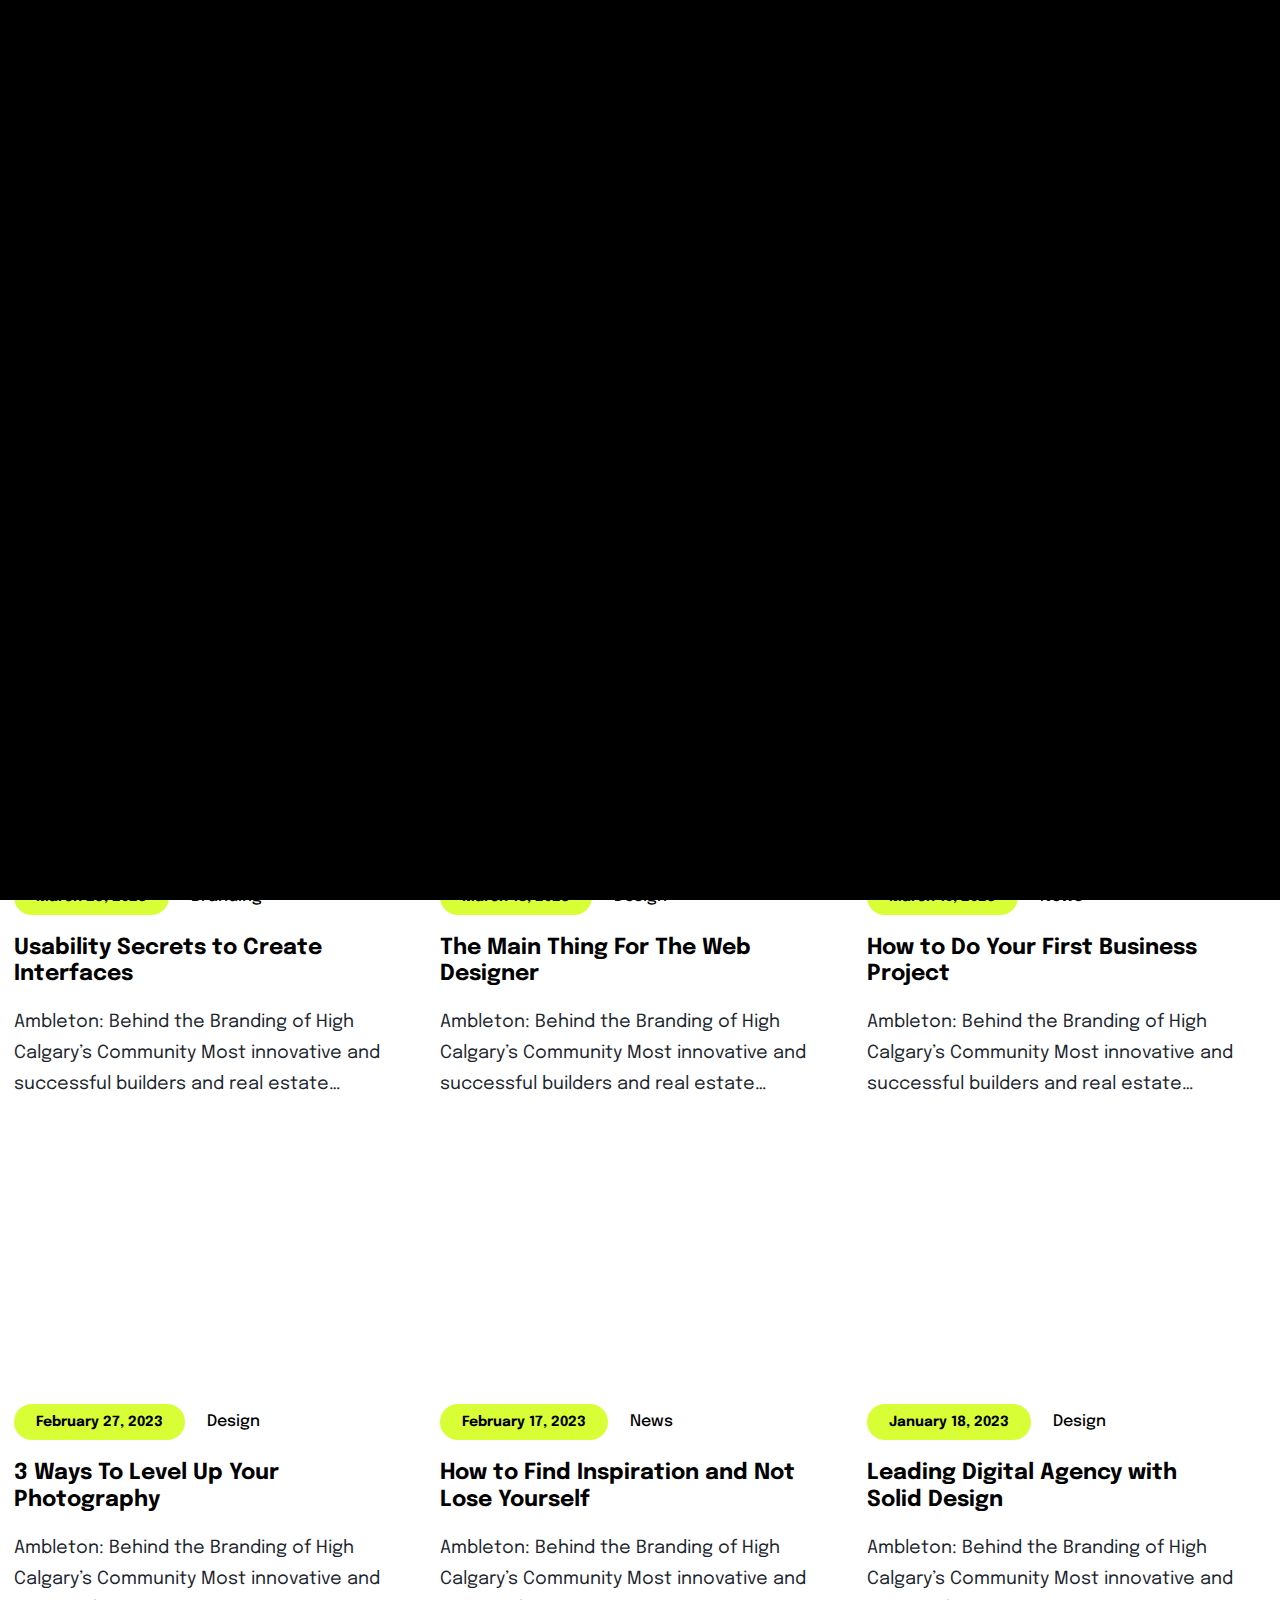
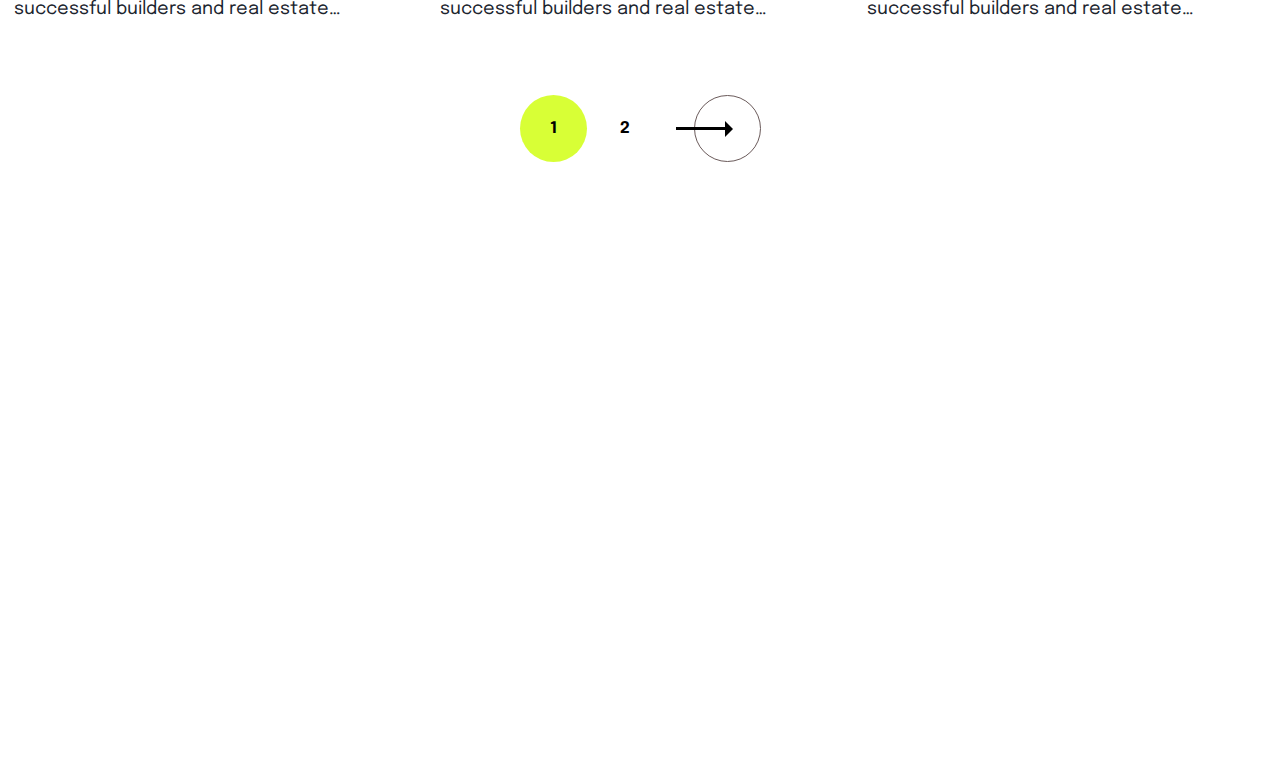
<file: blog.html>
<!doctype html>
<html lang="en-US">
<head>

  <title>Onovo - Creative Portfolio Agency HTML5 Template</title>
  <meta http-equiv="Content-Type" content="text/html; charset=utf-8">
  <meta http-equiv="X-UA-Compatible" content="IE=edge">
  <meta name="viewport" content="width=device-width, initial-scale=1">
  <meta name="HandheldFriendly" content="true">
  <meta name="author" content="bslthemes" />

  <!-- Fonts -->
  <link rel="dns-prefetch" href="//fonts.googleapis.com" />
  <link rel="stylesheet" href="https://fonts.googleapis.com/css?family=Epilogue%3Aital%2Cwght%400%2C100%3B0%2C200%3B0%2C300%3B0%2C400%3B0%2C500%3B0%2C600%3B0%2C700%3B0%2C800%3B0%2C900%3B1%2C100%3B1%2C200%3B1%2C300%3B1%2C400%3B1%2C500%3B1%2C600%3B1%2C700%3B1%2C800%3B1%2C900&#038;display=swap" type="text/css" media="all" />
  <link rel="preconnect" href="https://fonts.gstatic.com/" crossorigin>

  <!-- CSS STYLES -->
  <link rel="stylesheet" href="assets/css/vendors/bootstrap.css" type="text/css" media="all" />
  <link rel="stylesheet" href="assets/fonts/font-awesome/css/font-awesome.css" type="text/css" media="all" />
  <link rel="stylesheet" href="assets/css/vendors/magnific-popup.css" type="text/css" media="all" />
  <link rel="stylesheet" href="assets/css/vendors/splitting.css" type="text/css" media="all" />
  <link rel="stylesheet" href="assets/css/vendors/swiper.css" type="text/css" media="all" />
  <link rel="stylesheet" href="assets/css/vendors/animate.css" type="text/css" media="all" />
  <link rel="stylesheet" href="assets/css/vendors/jquery.pagepiling.css" type="text/css" media="all" />
  <link rel="stylesheet" href="assets/css/style.css" type="text/css" media="all" />

  <!-- Favicon -->
  <link rel="shortcut icon" href="favicon.ico" type="image/x-icon">
  <link rel="icon" href="favicon.ico" type="image/x-icon">

</head>

<body>

	<!-- Page -->
	<div class="onovo-page footer--fixed">

		<!-- Preloader -->
		<div class="preloader">
			<div class="preloader__spinner">
				<span class="preloader__double-bounce"></span>
				<span class="preloader__double-bounce preloader__double-bounce--delay"></span>
			</div>
		</div>

		<!-- Header -->
		<header class="onovo-header header--white">
			<div class="header--builder">
				<div class="container">
					<div class="row">
						<div class="col-4 col-xs-4 col-sm-4 col-md-4 col-lg-3 align-self-center">

							<!-- Logo -->
							<div class="onovo-logo-image" style="max-width: 70px">
								<a href="index.html">
									<img src="assets/images/logo-black.png" alt="Onovo" />
									<img class="logo--white" src="assets/images/logo-main.png" alt="Onovo" />
								</a>
							</div>

						</div>
						<div class="col-4 col-xs-4 col-sm-4 col-md-4 col-lg-6 align-self-center align-center">

							<!-- Menu Hamburger -->
							<a href="#" class="onovo-menu-btn"><span></span></a>
							<div class="onovo-menu-popup align-left">
								<div class="onovo-menu-overlay"></div>
								<div class="onovo-menu-overlay-after"></div>
								<div class="onovo-menu-container onovo--noscroll">
									<div class="container">
										<div class="onovo-menu">
											<ul class="onovo-menu-nav">
												<li class="dropdown-link menu-item-has-children">
													<a class="onovo-lnk lnk--active onovo-dropdown-toggle" href="index.html">Home</a>
													<i class="icon fas fa-chevron-down"></i>
													<ul class="sub-menu">
														<li>
															<a class="onovo-lnk lnk--active" href="index.html">Creative Agency</a>
														</li>
														<li>
															<a class="onovo-lnk lnk--active" href="home-digital-agency.html">Digital Agency</a>
														</li>
														<li>
															<a class="onovo-lnk lnk--active" href="home-showcase.html">Creative Portfolio</a>
														</li>
														<li>
															<a class="onovo-lnk lnk--active" href="home-parallax.html">Fullscreen Parallax</a>
														</li>
													</ul>
												</li>
												<li class="dropdown-link menu-item-has-children">
													<a class="onovo-lnk lnk--active onovo-dropdown-toggle" href="about-us.html">About</a>
													<i class="icon fas fa-chevron-down"></i>
													<ul class="sub-menu">
														<li>
															<a class="onovo-lnk lnk--active" href="about-us.html">About Us</a>
														</li>
														<li>
															<a class="onovo-lnk lnk--active" href="team.html">Team</a>
														</li>
														<li>
															<a class="onovo-lnk lnk--active" href="team-detail.html">Team Detail</a>
														</li>
														<li>
															<a class="onovo-lnk lnk--active" href="services.html">Services</a>
														</li>
														<li>
															<a class="onovo-lnk lnk--active" href="service-detail.html">Service Detail</a>
														</li>
														<li>
															<a class="onovo-lnk lnk--active" href="pricing-plans.html">Pricing Plans</a>
														</li>
														<li>
															<a class="onovo-lnk lnk--active" href="faq.html">FAQ</a>
														</li>
													</ul>
												</li>
												<li class="dropdown-link menu-item-has-children">
													<a class="onovo-lnk lnk--active onovo-dropdown-toggle" href="projects.html">Projects</a>
													<i class="icon fas fa-chevron-down"></i>
													<ul class="sub-menu">
														<li>
															<a class="onovo-lnk lnk--active" href="projects.html">Projects Grid</a>
														</li>
														<li>
															<a class="onovo-lnk lnk--active" href="projects-list.html">Projects List</a>
														</li>
														<li>
															<a class="onovo-lnk lnk--active" href="projects-side.html">Projects Side</a>
														</li>
														<li>
															<a class="onovo-lnk lnk--active" href="projects-masonry.html">Projects Masonry</a>
														</li>
														<li>
															<a class="onovo-lnk lnk--active" href="projects-3-column.html">Projects 3 Column</a>
														</li>
														<li>
															<a class="onovo-lnk lnk--active" href="gallery.html">Gallery</a>
														</li>
														<li>
															<a class="onovo-lnk lnk--active" href="project-detail.html">Project Detail</a>
														</li>
													</ul>
												</li>
												<li class="dropdown-link current-menu-item menu-item-has-children">
													<a class="onovo-lnk lnk--active onovo-dropdown-toggle" href="blog.html">Blog</a>
													<i class="icon fas fa-chevron-down"></i>
													<ul class="sub-menu">
														<li class="current-menu-item">
															<a class="onovo-lnk lnk--active" href="blog.html">Blog Grid</a>
														</li>
														<li>
															<a class="onovo-lnk lnk--active" href="blog-list.html">Blog List</a>
														</li>
														<li>
															<a class="onovo-lnk lnk--active" href="blog-detail.html">Blog Detail</a>
														</li>
													</ul>
												</li>
												<li>
													<a class="onovo-lnk lnk--active" href="contact-us.html">Contact Us</a>
												</li>
											</ul>
										</div>
									</div>
								</div>
							</div>

						</div>
						<div class="col-4 col-xs-4 col-sm-4 col-md-4 col-lg-3 align-self-center align-right">

							<!-- Button -->
							<a class="onovo-head-btn onovo-hover-btn" href="projects.html">
								<span>
									<span class="onovo-lnk lnk--active">Showcase</span>
								</span>
								<i class="arrow">
									<span></span>
								</i>
							</a>

						</div>
					</div>
				</div>
			</div>
		</header>

		<!-- Wrapper -->
		<div class="wrapper">

			<!-- Onovo Intro -->
			<section class="onovo-section onovo-intro intro--black">
				<div class="container">
					<h1 class="onovo-title-1  onovo-text-white">
						<span> News & Blog </span>
						<span class="onovo-sep word">
							<i class="sep-img" style="background-image: url(assets/images/title_icon.svg);"></i>
						</span>
					</h1>
					<div class="onovo-subtitle-2  onovo-text-white">
						<span> Insights, thoughts, industry trends, marketing tips. </span>
					</div>
					<div class="onovo-breadcrums">
						<ul>
							<li>
								<a href="index.html">Home </a>
							</li>
							<li class="current">
								<span>Blog </span>
							</li>
						</ul>
					</div>
				</div>
			</section>

			<!-- Onovo Blog -->
			<div class="onovo-blog gap-top-140">
				<div class="container">

					<!-- Blog items -->
					<div class="row">

						<!--blog item-->
						<div class="col-xs-12 col-sm-12 col-md-6 col-lg-4">
							<div class="onovo-blog-item">
								<div class="image" data-onovo-overlay data-onovo-scroll>
									<a href="blog-detail.png">
										<img src="assets/images/posts3-1000x667.jpg" alt="Usability Secrets to Create Interfaces" />
									</a>
								</div>
								<div class="desc">
									<div class="info">
										<div class="date">March 25, 2023</div>Branding
									</div>
									<h5 class="title">
										<a href="blog-detail.png">
											<span>Usability Secrets to Create Interfaces</span>
										</a>
									</h5>
									<div class="onovo-text">
										<div>
											<p>Ambleton: Behind the Branding of High Calgary&#8217;s Community Most innovative and successful builders and real estate&#8230; <br />
												<a href="blog-detail.png" class="onovo-btn onovo-hover-btn">
													<span>Read more</span>
												</a>
											</p>
										</div>
									</div>
								</div>
							</div>
						</div>

						<!--blog item-->
						<div class="col-xs-12 col-sm-12 col-md-6 col-lg-4">
							<div class="onovo-blog-item">
								<div class="image" data-onovo-overlay data-onovo-scroll>
									<a href="blog-detail.png">
										<img src="assets/images/post1-1000x667.jpg" alt="The Main Thing For The Web Designer" />
									</a>
								</div>
								<div class="desc">
									<div class="info">
										<div class="date">March 18, 2023</div>Design
									</div>
									<h5 class="title">
										<a href="blog-detail.png">
											<span>The Main Thing For The Web Designer</span>
										</a>
									</h5>
									<div class="onovo-text">
										<div>
											<p>Ambleton: Behind the Branding of High Calgary&#8217;s Community Most innovative and successful builders and real estate&#8230; <br />
												<a href="blog-detail.png" class="onovo-btn onovo-hover-btn">
													<span>Read more</span>
												</a>
											</p>
										</div>
									</div>
								</div>
							</div>
						</div>

						<!--blog item-->
						<div class="col-xs-12 col-sm-12 col-md-6 col-lg-4">
							<div class="onovo-blog-item">
								<div class="image" data-onovo-overlay data-onovo-scroll>
									<a href="blog-detail.png">
										<img src="assets/images/post4-1000x667.jpg" alt="How to Do Your First Business Project" />
									</a>
								</div>
								<div class="desc">
									<div class="info">
										<div class="date">March 10, 2023</div>News
									</div>
									<h5 class="title">
										<a href="blog-detail.png">
											<span>How to Do Your First Business Project</span>
										</a>
									</h5>
									<div class="onovo-text">
										<div>
											<p>Ambleton: Behind the Branding of High Calgary&#8217;s Community Most innovative and successful builders and real estate&#8230; <br />
												<a href="blog-detail.png" class="onovo-btn onovo-hover-btn">
													<span>Read more</span>
												</a>
											</p>
										</div>
									</div>
								</div>
							</div>
						</div>

						<!--blog item-->
						<div class="col-xs-12 col-sm-12 col-md-6 col-lg-4">
							<div class="onovo-blog-item">
								<div class="image" data-onovo-overlay data-onovo-scroll>
									<a href="blog-detail.png">
										<img src="assets/images/post5-1000x667.jpg" alt="3 Ways To Level Up Your Photography" />
									</a>
								</div>
								<div class="desc">
									<div class="info">
										<div class="date">February 27, 2023</div>Design
									</div>
									<h5 class="title">
										<a href="blog-detail.png">
											<span>3 Ways To Level Up Your Photography</span>
										</a>
									</h5>
									<div class="onovo-text">
										<div>
											<p>Ambleton: Behind the Branding of High Calgary&#8217;s Community Most innovative and successful builders and real estate&#8230; <br />
												<a href="blog-detail.png" class="onovo-btn onovo-hover-btn">
													<span>Read more</span>
												</a>
											</p>
										</div>
									</div>
								</div>
							</div>
						</div>

						<!--blog item-->
						<div class="col-xs-12 col-sm-12 col-md-6 col-lg-4">
							<div class="onovo-blog-item">
								<div class="image" data-onovo-overlay data-onovo-scroll>
									<a href="blog-detail.png">
										<img src="assets/images/post6-1000x667.jpg" alt="How to Find Inspiration and Not Lose Yourself" />
									</a>
								</div>
								<div class="desc">
									<div class="info">
										<div class="date">February 17, 2023</div>News
									</div>
									<h5 class="title">
										<a href="blog-detail.png">
											<span>How to Find Inspiration and Not Lose Yourself</span>
										</a>
									</h5>
									<div class="onovo-text">
										<div>
											<p>Ambleton: Behind the Branding of High Calgary&#8217;s Community Most innovative and successful builders and real estate&#8230; <br />
												<a href="blog-detail.png" class="onovo-btn onovo-hover-btn">
													<span>Read more</span>
												</a>
											</p>
										</div>
									</div>
								</div>
							</div>
						</div>

						<!--blog item-->
						<div class="col-xs-12 col-sm-12 col-md-6 col-lg-4">
							<div class="onovo-blog-item">
								<div class="image" data-onovo-overlay data-onovo-scroll>
									<a href="blog-detail.png">
										<img src="assets/images/post3-1000x667.jpg" alt="Leading Digital Agency with Solid Design" />
									</a>
								</div>
								<div class="desc">
									<div class="info">
										<div class="date">January 18, 2023</div>Design
									</div>
									<h5 class="title">
										<a href="blog-detail.png">
											<span>Leading Digital Agency with Solid Design</span>
										</a>
									</h5>
									<div class="onovo-text">
										<div>
											<p>Ambleton: Behind the Branding of High Calgary&#8217;s Community Most innovative and successful builders and real estate&#8230; <br />
												<a href="blog-detail.png" class="onovo-btn onovo-hover-btn">
													<span>Read more</span>
												</a>
											</p>
										</div>
									</div>
								</div>
							</div>
						</div>

					</div>

					<!-- pager -->
					<div class="pager">
						<span class="page-numbers current">1</span>
						<a class="page-numbers" href="#">2</a>
						<a class="next page-numbers" href="#">
							<i class="icon-arrow"></i>
						</a>
					</div>

				</div>
			</div>

		</div>

		<!-- Footer -->
		<footer class="onovo-footer footer--dark">
			<div class="footer--default">
				<div class="container">

					<div class="row">
						<div class="col-xs-12 col-sm-12 col-md-6 col-lg-3">

							<!-- Description -->
							<div class="onovo-text onovo-text-white">
								<h5>Information</h5>
								<p style="opacity: 0.6;">From the moment our company was founded, we have helped our clients find exceptional solutions <strong>for their businesses</strong>. </p>
							</div>

						</div>
						<div class="col-xs-12 col-sm-12 col-md-6 col-lg-4 offset-lg-1">

							<!-- Description -->
							<div class="onovo-text onovo-text-white">
								<h5>Get in Touch</h5>
								<p style="opacity: 0.6;">Baird House, 15-17 St Cross St <br />London EC1N 8UW </p>
								<p style="opacity: 0.6;">
									<a href="tel:+10204302973" class="onovo-lnk lnk--white" target="_blank">+ 1 (020) 430 2973</a><br>
									<a href="mailto:username@domain.com" class="onovo-lnk lnk--white" target="_blank">username@domain.com</a>
								</p>
							</div>

						</div>
						<div class="col-xs-12 col-sm-12 col-md-12 col-lg-4">

							<!-- Gallery items -->
							<div class="row">

								<!--gallery item-->
								<div class="col-4 col-xs-6 col-sm-6 col-md-4 col-lg-4">
									<figure class="gallery-item">
										<a href='assets/images/post5.jpg'>
											<img src="assets/images/post5-1024x683.jpg" alt="" />
										</a>
									</figure>
								</div>

								<!--gallery item-->
								<div class="col-4 col-xs-6 col-sm-6 col-md-4 col-lg-4">
									<figure class="gallery-item">
										<a href='assets/images/post4.jpg'>
											<img src="assets/images/post4-1024x683.jpg" alt="" />
										</a>
									</figure>
								</div>

								<!--gallery item-->
								<div class="col-4 col-xs-6 col-sm-6 col-md-4 col-lg-4">
									<figure class="gallery-item">
										<a href='assets/images/post3.jpg'>
											<img src="assets/images/post3-1024x683.jpg" alt="" />
										</a>
									</figure>
								</div>

								<!--gallery item-->
								<div class="col-4 col-xs-6 col-sm-6 col-md-4 col-lg-4">
									<figure class="gallery-item">
										<a href='assets/images/post4.jpg'>
											<img src="assets/images/post4-1024x683.jpg" alt="" />
										</a>
									</figure>
								</div>

								<!--gallery item-->
								<div class="col-4 col-xs-6 col-sm-6 col-md-4 col-lg-4">
									<figure class="gallery-item">
										<a href='assets/images/post1.jpg'>
											<img src="assets/images/post1-1024x683.jpg" alt="" />
										</a>
									</figure>
								</div>

								<!--gallery item-->
								<div class="col-4 col-xs-6 col-sm-6 col-md-4 col-lg-4">
									<figure class="gallery-item">
										<a href='assets/images/post6.jpg'>
											<img src="assets/images/post6-1024x683.jpg" alt="" />
										</a>
									</figure>
								</div>

							</div>

						</div>
					</div>

					<div class="separator"></div>

					<div class="row">
						<div class="col-xs-12 col-sm-12 col-md-6 col-lg-6 align-self-center">

							<!-- Copyright -->
							<div class="copyright onovo-text-white">
								© 2023 ONOVO by <a href="https://bslthemes.com" target="blank" class="onovo-lnk lnk--white">bslthemes Team</a>. All rights reserved.
							</div>

						</div>
						<div class="col-xs-12 col-sm-12 col-md-6 col-lg-6 align-right">

							<!-- Social-->
							<div class="onovo-social-1 onovo-social-active">
								<ul>
									<li>
										<a class="onovo-social-link onovo-hover-2" href="http://twitter.com" title="Twitter" target="_blank">
											<i class="fab fa-twitter"></i>
										</a>
									</li>
									<li>
										<a class="onovo-social-link onovo-hover-2" href="http://linkedin.com" title="LinkedIn" target="_blank">
											<i class="fab fa-linkedin-in"></i>
										</a>
									</li>
									<li>
										<a class="onovo-social-link onovo-hover-2" href="http://dribbble.com" title="Dribbble" target="_blank">
											<i class="fab fa-behance"></i>
										</a>
									</li>
								</ul>
							</div>

						</div>
					</div>

				</div>
			</div>
		</footer>

	</div>

	<script src="assets/js/jquery.min.js"></script>
	<script src="assets/js/bootstrap.js"></script>
	<script src="assets/js/swiper.js"></script>
	<script src="assets/js/splitting.js"></script>
	<script src="assets/js/scroll-out.js"></script>
	<script src="assets/js/jquery.pagepiling.js"></script>
	<script src="assets/js/jquery.easy_number_animate.js"></script>
	<script src="assets/js/magnific-popup.js"></script>
	<script src="assets/js/imagesloaded.pkgd.js"></script>
	<script src="assets/js/isotope.pkgd.js"></script>
	<script src="assets/js/common.js"></script>

</body>
</html>
</file>
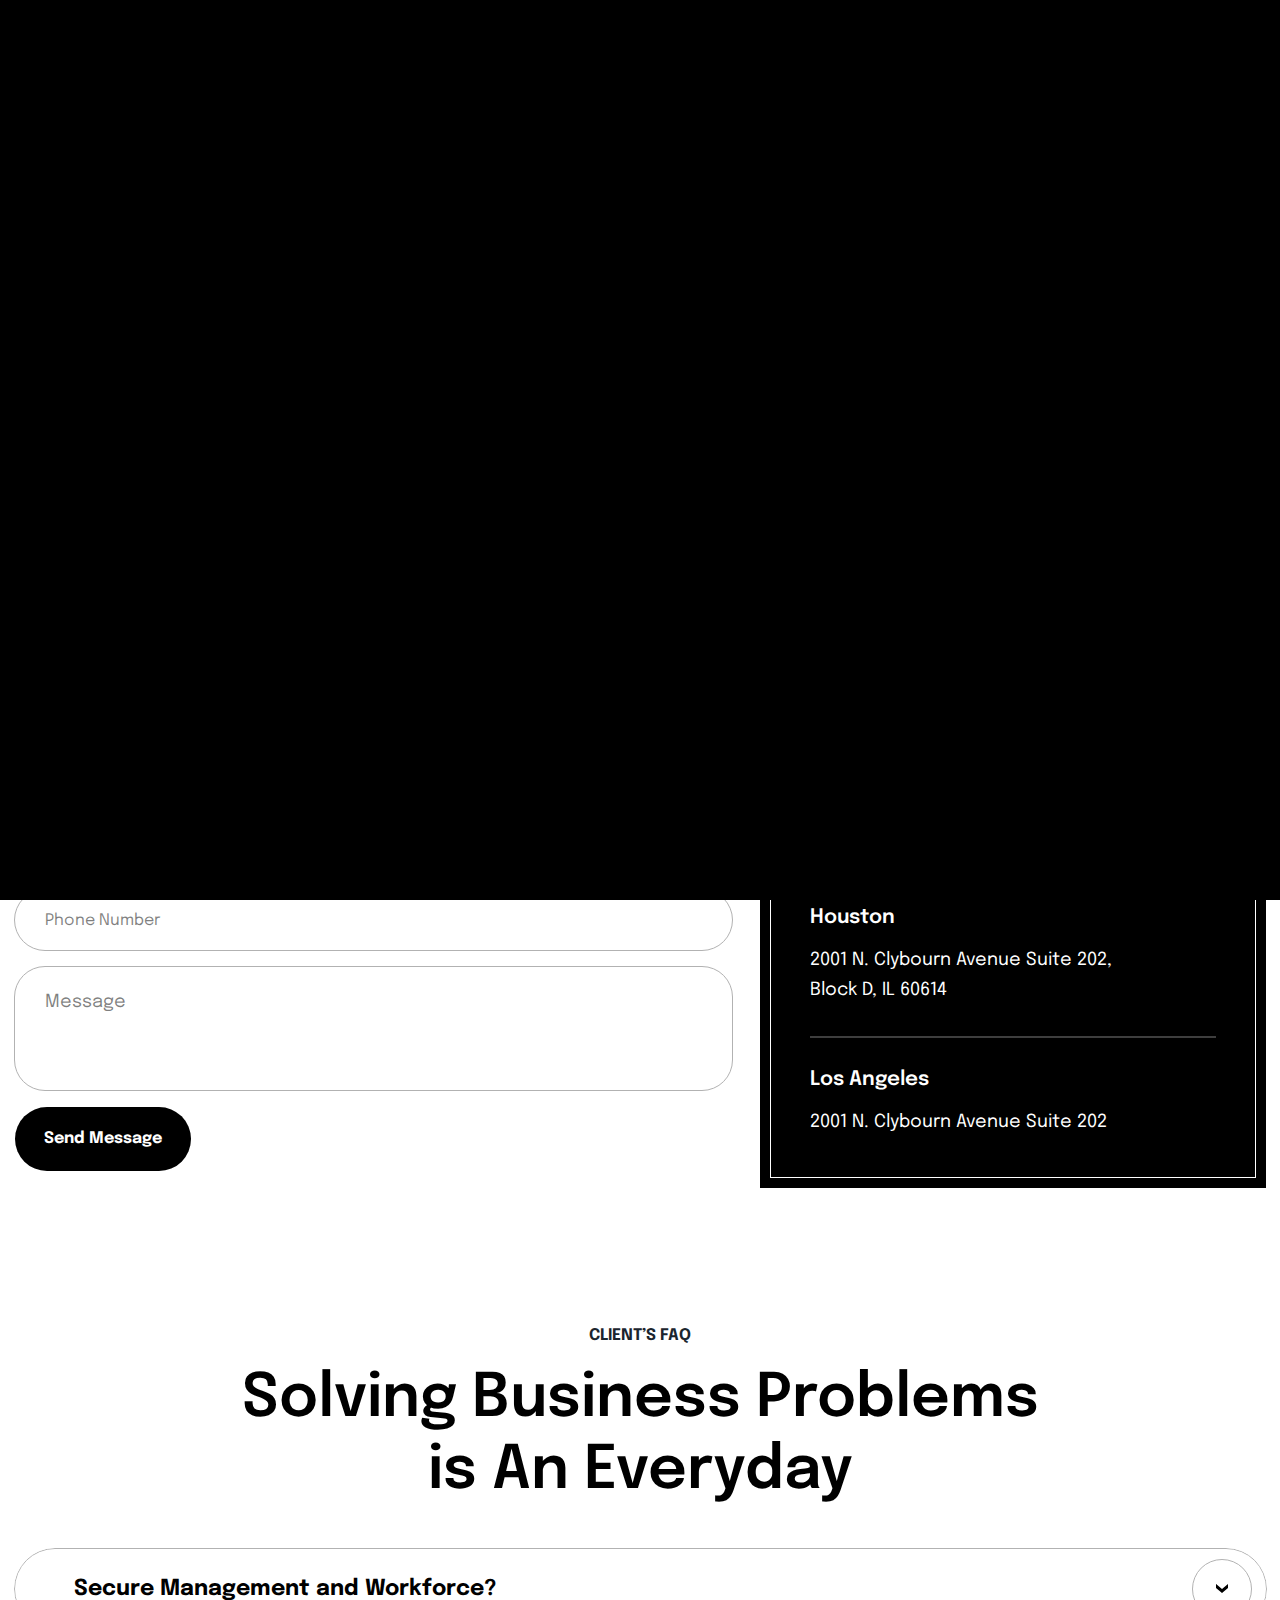
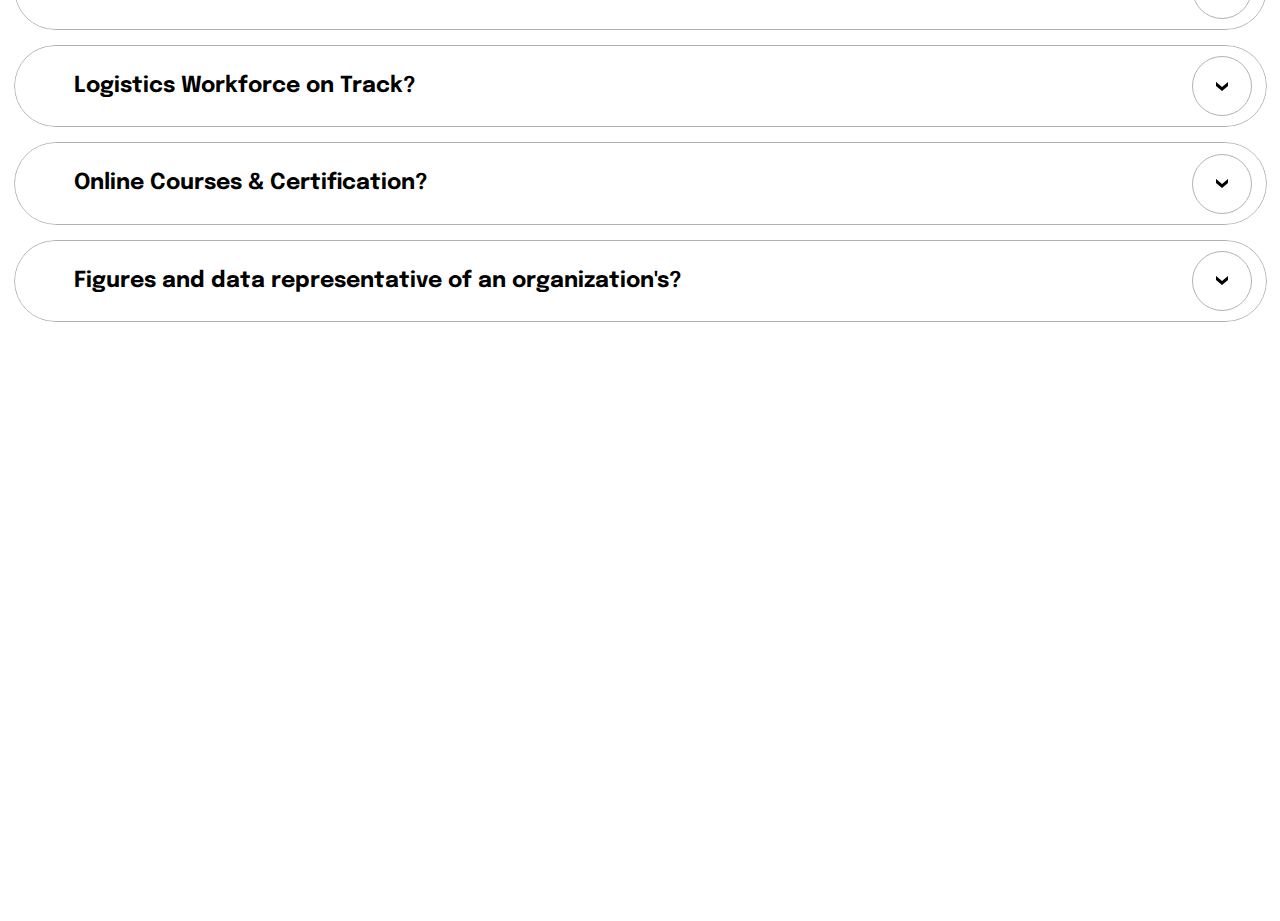
<file: contact-us.html>
<!doctype html>
<html lang="en-US">
<head>

  <title>Onovo - Creative Portfolio Agency HTML5 Template</title>
  <meta http-equiv="Content-Type" content="text/html; charset=utf-8">
  <meta http-equiv="X-UA-Compatible" content="IE=edge">
  <meta name="viewport" content="width=device-width, initial-scale=1">
  <meta name="HandheldFriendly" content="true">
  <meta name="author" content="bslthemes" />

  <!-- Fonts -->
  <link rel="dns-prefetch" href="//fonts.googleapis.com" />
  <link rel="stylesheet" href="https://fonts.googleapis.com/css?family=Epilogue%3Aital%2Cwght%400%2C100%3B0%2C200%3B0%2C300%3B0%2C400%3B0%2C500%3B0%2C600%3B0%2C700%3B0%2C800%3B0%2C900%3B1%2C100%3B1%2C200%3B1%2C300%3B1%2C400%3B1%2C500%3B1%2C600%3B1%2C700%3B1%2C800%3B1%2C900&#038;display=swap" type="text/css" media="all" />
  <link rel="preconnect" href="https://fonts.gstatic.com/" crossorigin>

  <!-- CSS STYLES -->
  <link rel="stylesheet" href="assets/css/vendors/bootstrap.css" type="text/css" media="all" />
  <link rel="stylesheet" href="assets/fonts/font-awesome/css/font-awesome.css" type="text/css" media="all" />
  <link rel="stylesheet" href="assets/css/vendors/magnific-popup.css" type="text/css" media="all" />
  <link rel="stylesheet" href="assets/css/vendors/splitting.css" type="text/css" media="all" />
  <link rel="stylesheet" href="assets/css/vendors/swiper.css" type="text/css" media="all" />
  <link rel="stylesheet" href="assets/css/vendors/animate.css" type="text/css" media="all" />
  <link rel="stylesheet" href="assets/css/vendors/jquery.pagepiling.css" type="text/css" media="all" />
  <link rel="stylesheet" href="assets/css/style.css" type="text/css" media="all" />

  <!-- Favicon -->
  <link rel="shortcut icon" href="favicon.ico" type="image/x-icon">
  <link rel="icon" href="favicon.ico" type="image/x-icon">

</head>

<body>

	<!-- Page -->
	<div class="onovo-page footer--fixed">

		<!-- Preloader -->
		<div class="preloader">
			<div class="preloader__spinner">
				<span class="preloader__double-bounce"></span>
				<span class="preloader__double-bounce preloader__double-bounce--delay"></span>
			</div>
		</div>

		<!-- Header -->
		<header class="onovo-header header--white">
			<div class="header--builder">
				<div class="container">
					<div class="row">
						<div class="col-4 col-xs-4 col-sm-4 col-md-4 col-lg-3 align-self-center">

							<!-- Logo -->
							<div class="onovo-logo-image" style="max-width: 70px">
								<a href="index.html">
									<img src="assets/images/logo-black.png" alt="Onovo" />
									<img class="logo--white" src="assets/images/logo-main.png" alt="Onovo" />
								</a>
							</div>

						</div>
						<div class="col-4 col-xs-4 col-sm-4 col-md-4 col-lg-6 align-self-center align-center">

							<!-- Menu Hamburger -->
							<a href="#" class="onovo-menu-btn"><span></span></a>
							<div class="onovo-menu-popup align-left">
								<div class="onovo-menu-overlay"></div>
								<div class="onovo-menu-overlay-after"></div>
								<div class="onovo-menu-container onovo--noscroll">
									<div class="container">
										<div class="onovo-menu">
											<ul class="onovo-menu-nav">
												<li class="dropdown-link menu-item-has-children">
													<a class="onovo-lnk lnk--active onovo-dropdown-toggle" href="index.html">Home</a>
													<i class="icon fas fa-chevron-down"></i>
													<ul class="sub-menu">
														<li>
															<a class="onovo-lnk lnk--active" href="index.html">Creative Agency</a>
														</li>
														<li>
															<a class="onovo-lnk lnk--active" href="home-digital-agency.html">Digital Agency</a>
														</li>
														<li>
															<a class="onovo-lnk lnk--active" href="home-showcase.html">Creative Portfolio</a>
														</li>
														<li>
															<a class="onovo-lnk lnk--active" href="home-parallax.html">Fullscreen Parallax</a>
														</li>
													</ul>
												</li>
												<li class="dropdown-link menu-item-has-children">
													<a class="onovo-lnk lnk--active onovo-dropdown-toggle" href="about-us.html">About</a>
													<i class="icon fas fa-chevron-down"></i>
													<ul class="sub-menu">
														<li>
															<a class="onovo-lnk lnk--active" href="about-us.html">About Us</a>
														</li>
														<li>
															<a class="onovo-lnk lnk--active" href="team.html">Team</a>
														</li>
														<li>
															<a class="onovo-lnk lnk--active" href="team-detail.html">Team Detail</a>
														</li>
														<li>
															<a class="onovo-lnk lnk--active" href="services.html">Services</a>
														</li>
														<li>
															<a class="onovo-lnk lnk--active" href="service-detail.html">Service Detail</a>
														</li>
														<li>
															<a class="onovo-lnk lnk--active" href="pricing-plans.html">Pricing Plans</a>
														</li>
														<li>
															<a class="onovo-lnk lnk--active" href="faq.html">FAQ</a>
														</li>
													</ul>
												</li>
												<li class="dropdown-link menu-item-has-children">
													<a class="onovo-lnk lnk--active onovo-dropdown-toggle" href="projects.html">Projects</a>
													<i class="icon fas fa-chevron-down"></i>
													<ul class="sub-menu">
														<li>
															<a class="onovo-lnk lnk--active" href="projects.html">Projects Grid</a>
														</li>
														<li>
															<a class="onovo-lnk lnk--active" href="projects-list.html">Projects List</a>
														</li>
														<li>
															<a class="onovo-lnk lnk--active" href="projects-side.html">Projects Side</a>
														</li>
														<li>
															<a class="onovo-lnk lnk--active" href="projects-masonry.html">Projects Masonry</a>
														</li>
														<li>
															<a class="onovo-lnk lnk--active" href="projects-3-column.html">Projects 3 Column</a>
														</li>
														<li>
															<a class="onovo-lnk lnk--active" href="gallery.html">Gallery</a>
														</li>
														<li>
															<a class="onovo-lnk lnk--active" href="project-detail.html">Project Detail</a>
														</li>
													</ul>
												</li>
												<li class="dropdown-link menu-item-has-children">
													<a class="onovo-lnk lnk--active onovo-dropdown-toggle" href="blog.html">Blog</a>
													<i class="icon fas fa-chevron-down"></i>
													<ul class="sub-menu">
														<li>
															<a class="onovo-lnk lnk--active" href="blog.html">Blog Grid</a>
														</li>
														<li>
															<a class="onovo-lnk lnk--active" href="blog-list.html">Blog List</a>
														</li>
														<li>
															<a class="onovo-lnk lnk--active" href="blog-detail.html">Blog Detail</a>
														</li>
													</ul>
												</li>
												<li class="current-menu-item">
													<a class="onovo-lnk lnk--active" href="contact-us.html">Contact Us</a>
												</li>
											</ul>
										</div>
									</div>
								</div>
							</div>

						</div>
						<div class="col-4 col-xs-4 col-sm-4 col-md-4 col-lg-3 align-self-center align-right">

							<!-- Button -->
							<a class="onovo-head-btn onovo-hover-btn" href="projects.html">
								<span>
									<span class="onovo-lnk lnk--active">Showcase</span>
								</span>
								<i class="arrow">
									<span></span>
								</i>
							</a>

						</div>
					</div>
				</div>
			</div>
		</header>

		<!-- Wrapper -->
		<div class="wrapper">

			<!-- Onovo Intro -->
			<section class="onovo-section onovo-intro intro--black">
				<div class="container">
					<h1 class="onovo-title-1  onovo-text-white">
						<span> Contact Us </span>
						<span class="onovo-sep word">
							<i class="sep-img" style="background-image: url(assets/images/title_icon.svg);"></i>
						</span>
					</h1>
					<div class="onovo-subtitle-2  onovo-text-white">
						<span> Have ideas for your business? Let’s build something awesome together. </span>
					</div>
					<div class="onovo-breadcrums">
						<ul>
							<li>
								<a href="index.html">Home </a>
							</li>
							<li class="current">
								<span>Contact Us</span>
							</li>
						</ul>
					</div>
				</div>
			</section>

			<!-- Onovo Contact Info -->
			<section class="onovo-section gap-top-140">
				<div class="container">
					<div class="row">
						<div class="col-xs-12 col-sm-12 col-md-12 col-lg-7">

							<!-- Heading -->
							<div class="onovo-text gap-bottom-40">
								<h4>Send Us A Message</h4>
								Then let us know about it and we can see what we can do to help
							</div>

							<!-- Form -->
							<div class="onovo-form">
								<form id="cform" class="cform" method="post">
									<div class="row">
										<div class="col-xs-12 col-sm-12 col-md-12 col-lg-12">
											<p>
												<input placeholder="Full Name" type="text" name="name" />
											</p>
										</div>
										<div class="col-xs-12 col-sm-12 col-md-12 col-lg-12">
											<p>
												<input placeholder="Email Address" type="email" name="email" />
											</p>
										</div>
										<div class="col-xs-12 col-sm-12 col-md-12 col-lg-12">
											<p>
												<input placeholder="Phone Number" type="tel" name="tel" />
											</p>
										</div>
										<div class="col-xs-12 col-sm-12 col-md-12 col-lg-12">
											<p>
												<textarea placeholder="Message" name="message"></textarea>
											</p>
										</div>
										<div class="col-xs-12 col-sm-12 col-md-12 col-lg-12">
											<p>
												<button type="submit" class="onovo-btn onovo-hover-btn">
													<span>Send Message</span>
												</button>
											</p>
										</div>
									</div>
								</form>
								<div class="alert-success" style="display: none;"><h5>Thanks, your message is sent successfully.</h5></div>
							</div>

						</div>
						<div class="col-xs-12 col-sm-12 col-md-12 col-lg-5">

							<!-- Contact Info -->
							<div class="onovo-contact-info onovo-text-white">
								<ul>
									<li>
										<h5>Contact Info</h5>
										<a href="tel:+10204302973" class="onovo-lnk lnk--white" target="_blank">+ 1 (020) 430 2973</a><br>
										<a href="mailto:username@domain.com" class="onovo-lnk lnk--white" target="_blank">username@domain.com</a>
										<div class="onovo-social-1 onovo-social-active" style="margin-top: 10px;">
											<ul>
												<li>
													<a href="#" class="onovo-social-link onovo-hover-2">
														<i class="icon fab fa-facebook"></i>
													</a>
												</li>
												<li>
													<a href="#" class="onovo-social-link onovo-hover-2">
														<i class="icon fab fa-twitter"></i>
													</a>
												</li>
												<li>
													<a href="#" class="onovo-social-link onovo-hover-2">
														<i class="icon fab fa-linkedin"></i>
													</a>
												</li>
											</ul>
										</div>
									</li>
									<li>
										<h5>Houston</h5>
										<div>2001 N. Clybourn Avenue Suite 202, <br>Block D, IL 60614</div>
									</li>
									<li>
										<h5>Los Angeles</h5>
										<div>2001 N. Clybourn Avenue Suite 202</div>
									</li>
								</ul>
							</div>

						</div>
					</div>
				</div>
			</section>

			<!-- Onovo Faq -->
			<section class="onovo-section gap-top-140">
				<div class="container">

					<!-- Heading -->
					<div class="onovo-heading align-center gap-bottom-40">
						<div class="onovo-subtitle-1">
							<span> Client’s FAQ </span>
						</div>
						<h2 class="onovo-title-2">
							<span> Solving Business Problems <br>is An Everyday </span>
						</h2>
					</div>

					<!-- Faq items -->
					<div class="onovo-faq-items">

						<!--faq item-->
						<div class="onovo-faq-item onovo-collapse-item">
							<h5 class="title onovo-collapse-btn">
								<span> Secure Management and Workforce? </span>
								<i class="arrow"></i>
							</h5>
							<div class="onovo-text" style="display: none;">
								<div>
									<p>Duis sed odio sit amet nibh vulputate cursus a sit tellus a odio tincdunt ilm auctor Class apten sociosqu a ds Etiam ante ex fermentum litora aorquper conuauris ine odi. Duis sed odio sit amet nibh vulputate cursus a sit tellus a odio tincdunt ilm auctor Class apten sociosqu a ds Et iam ante ex fermentum litora aorquper conuauris ine odi.</p>
									<ul>
										<li>Lorem ipsum dolor sit amet, consectet</li>
										<li>Duis sed odio sit amet nibh vulputate cursus</li>
										<li>Duis sed odio sit amet nibh vulputate</li>
									</ul>
								</div>
							</div>
						</div>

						<!--faq item-->
						<div class="onovo-faq-item onovo-collapse-item">
							<h5 class="title onovo-collapse-btn">
								<span> Logistics Workforce on Track? </span>
								<i class="arrow"></i>
							</h5>
							<div class="onovo-text" style="display: none;">
								<div>
									<p>Duis sed odio sit amet nibh vulputate cursus a sit tellus a odio tincdunt ilm auctor Class apten sociosqu a ds Etiam ante ex fermentum litora aorquper conuauris ine odi. Duis sed odio sit amet nibh vulputate cursus a sit tellus a odio tincdunt ilm auctor Class apten sociosqu a ds Et iam ante ex fermentum litora aorquper conuauris ine odi.</p>
									<ul>
										<li>Lorem ipsum dolor sit amet, consectet</li>
										<li>Duis sed odio sit amet nibh vulputate cursus</li>
										<li>Duis sed odio sit amet nibh vulputate</li>
									</ul>
								</div>
							</div>
						</div>

						<!--faq item-->
						<div class="onovo-faq-item onovo-collapse-item">
							<h5 class="title onovo-collapse-btn">
								<span> Online Courses &amp; Certification? </span>
								<i class="arrow"></i>
							</h5>
							<div class="onovo-text" style="display: none;">
								<div>
									<p>Duis sed odio sit amet nibh vulputate cursus a sit tellus a odio tincdunt ilm auctor Class apten sociosqu a ds Etiam ante ex fermentum litora aorquper conuauris ine odi. Duis sed odio sit amet nibh vulputate cursus a sit tellus a odio tincdunt ilm auctor Class apten sociosqu a ds Et iam ante ex fermentum litora aorquper conuauris ine odi.</p>
									<ul>
										<li>Lorem ipsum dolor sit amet, consectet</li>
										<li>Duis sed odio sit amet nibh vulputate cursus</li>
										<li>Duis sed odio sit amet nibh vulputate</li>
									</ul>
								</div>
							</div>
						</div>

						<!--faq item-->
						<div class="onovo-faq-item onovo-collapse-item">
							<h5 class="title onovo-collapse-btn">
								<span> Figures and data representative of an organization's? </span>
								<i class="arrow"></i>
							</h5>
							<div class="onovo-text" style="display: none;">
								<div>
									<p>Duis sed odio sit amet nibh vulputate cursus a sit tellus a odio tincdunt ilm auctor Class apten sociosqu a ds Etiam ante ex fermentum litora aorquper conuauris ine odi. Duis sed odio sit amet nibh vulputate cursus a sit tellus a odio tincdunt ilm auctor Class apten sociosqu a ds Et iam ante ex fermentum litora aorquper conuauris ine odi.</p>
									<ul>
										<li>Lorem ipsum dolor sit amet, consectet</li>
										<li>Duis sed odio sit amet nibh vulputate cursus</li>
										<li>Duis sed odio sit amet nibh vulputate</li>
									</ul>
								</div>
							</div>
						</div>
						
					</div>
					
				</div>
			</section>

		</div>

		<!-- Footer -->
		<footer class="onovo-footer footer--dark">
			<div class="footer--default">
				<div class="container">

					<div class="row">
						<div class="col-xs-12 col-sm-12 col-md-6 col-lg-3">

							<!-- Description -->
							<div class="onovo-text onovo-text-white">
								<h5>Information</h5>
								<p style="opacity: 0.6;">From the moment our company was founded, we have helped our clients find exceptional solutions <strong>for their businesses</strong>. </p>
							</div>

						</div>
						<div class="col-xs-12 col-sm-12 col-md-6 col-lg-4 offset-lg-1">

							<!-- Description -->
							<div class="onovo-text onovo-text-white">
								<h5>Get in Touch</h5>
								<p style="opacity: 0.6;">Baird House, 15-17 St Cross St <br />London EC1N 8UW </p>
								<p style="opacity: 0.6;">
									<a href="tel:+10204302973" class="onovo-lnk lnk--white" target="_blank">+ 1 (020) 430 2973</a><br>
									<a href="mailto:username@domain.com" class="onovo-lnk lnk--white" target="_blank">username@domain.com</a>
								</p>
							</div>

						</div>
						<div class="col-xs-12 col-sm-12 col-md-12 col-lg-4">

							<!-- Gallery items -->
							<div class="row">

								<!--gallery item-->
								<div class="col-4 col-xs-6 col-sm-6 col-md-4 col-lg-4">
									<figure class="gallery-item">
										<a href='assets/images/post5.jpg'>
											<img src="assets/images/post5-1024x683.jpg" alt="" />
										</a>
									</figure>
								</div>

								<!--gallery item-->
								<div class="col-4 col-xs-6 col-sm-6 col-md-4 col-lg-4">
									<figure class="gallery-item">
										<a href='assets/images/post4.jpg'>
											<img src="assets/images/post4-1024x683.jpg" alt="" />
										</a>
									</figure>
								</div>

								<!--gallery item-->
								<div class="col-4 col-xs-6 col-sm-6 col-md-4 col-lg-4">
									<figure class="gallery-item">
										<a href='assets/images/post3.jpg'>
											<img src="assets/images/post3-1024x683.jpg" alt="" />
										</a>
									</figure>
								</div>

								<!--gallery item-->
								<div class="col-4 col-xs-6 col-sm-6 col-md-4 col-lg-4">
									<figure class="gallery-item">
										<a href='assets/images/post4.jpg'>
											<img src="assets/images/post4-1024x683.jpg" alt="" />
										</a>
									</figure>
								</div>

								<!--gallery item-->
								<div class="col-4 col-xs-6 col-sm-6 col-md-4 col-lg-4">
									<figure class="gallery-item">
										<a href='assets/images/post1.jpg'>
											<img src="assets/images/post1-1024x683.jpg" alt="" />
										</a>
									</figure>
								</div>

								<!--gallery item-->
								<div class="col-4 col-xs-6 col-sm-6 col-md-4 col-lg-4">
									<figure class="gallery-item">
										<a href='assets/images/post6.jpg'>
											<img src="assets/images/post6-1024x683.jpg" alt="" />
										</a>
									</figure>
								</div>

							</div>

						</div>
					</div>

					<div class="separator"></div>

					<div class="row">
						<div class="col-xs-12 col-sm-12 col-md-6 col-lg-6 align-self-center">

							<!-- Copyright -->
							<div class="copyright onovo-text-white">
								© 2023 ONOVO by <a href="https://bslthemes.com" target="blank" class="onovo-lnk lnk--white">bslthemes Team</a>. All rights reserved.
							</div>

						</div>
						<div class="col-xs-12 col-sm-12 col-md-6 col-lg-6 align-right">

							<!-- Social-->
							<div class="onovo-social-1 onovo-social-active">
								<ul>
									<li>
										<a class="onovo-social-link onovo-hover-2" href="http://twitter.com" title="Twitter" target="_blank">
											<i class="fab fa-twitter"></i>
										</a>
									</li>
									<li>
										<a class="onovo-social-link onovo-hover-2" href="http://linkedin.com" title="LinkedIn" target="_blank">
											<i class="fab fa-linkedin-in"></i>
										</a>
									</li>
									<li>
										<a class="onovo-social-link onovo-hover-2" href="http://dribbble.com" title="Dribbble" target="_blank">
											<i class="fab fa-behance"></i>
										</a>
									</li>
								</ul>
							</div>

						</div>
					</div>

				</div>
			</div>
		</footer>

	</div>

	<script src="assets/js/jquery.min.js"></script>
	<script src="assets/js/jquery.validate.min.js"></script>
	<script src="assets/js/bootstrap.js"></script>
	<script src="assets/js/swiper.js"></script>
	<script src="assets/js/splitting.js"></script>
	<script src="assets/js/scroll-out.js"></script>
	<script src="assets/js/jquery.pagepiling.js"></script>
	<script src="assets/js/jquery.easy_number_animate.js"></script>
	<script src="assets/js/magnific-popup.js"></script>
	<script src="assets/js/imagesloaded.pkgd.js"></script>
	<script src="assets/js/isotope.pkgd.js"></script>
	<script src="assets/js/common.js"></script>

</body>
</html>
</file>
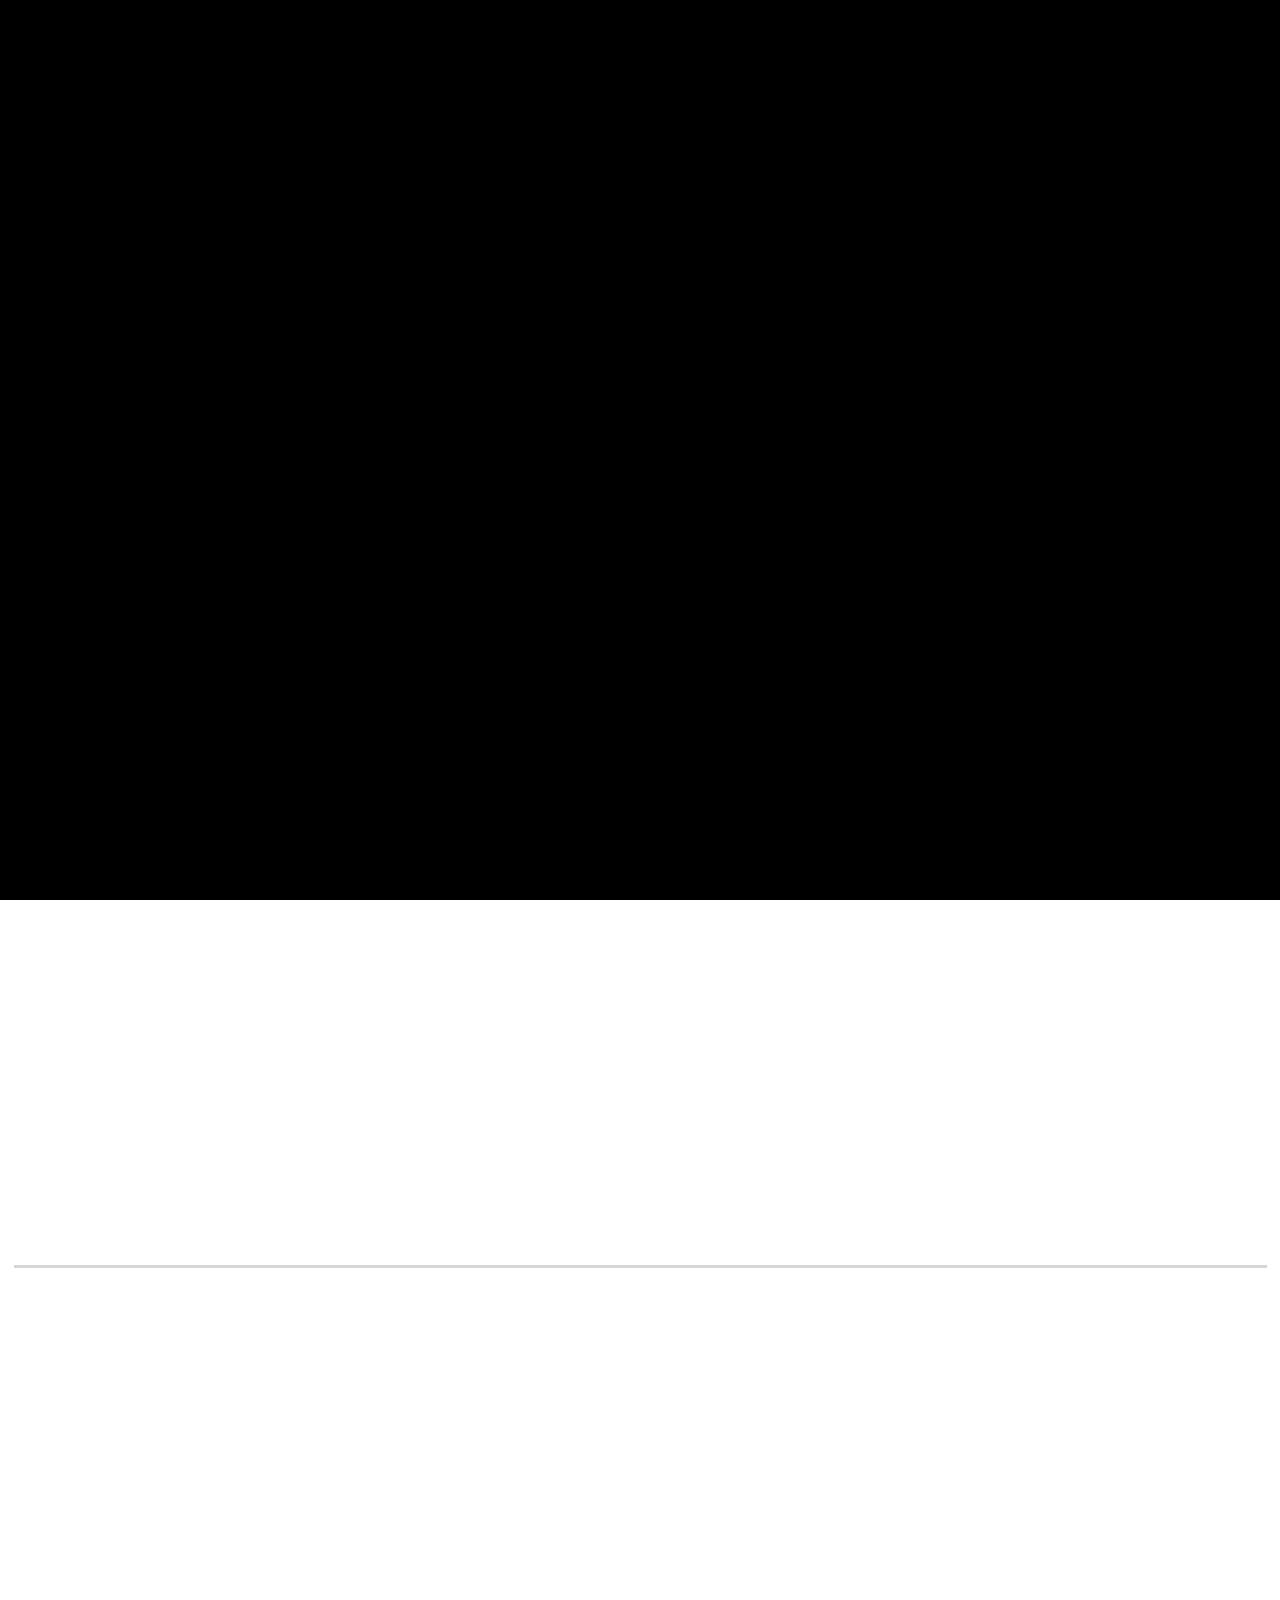
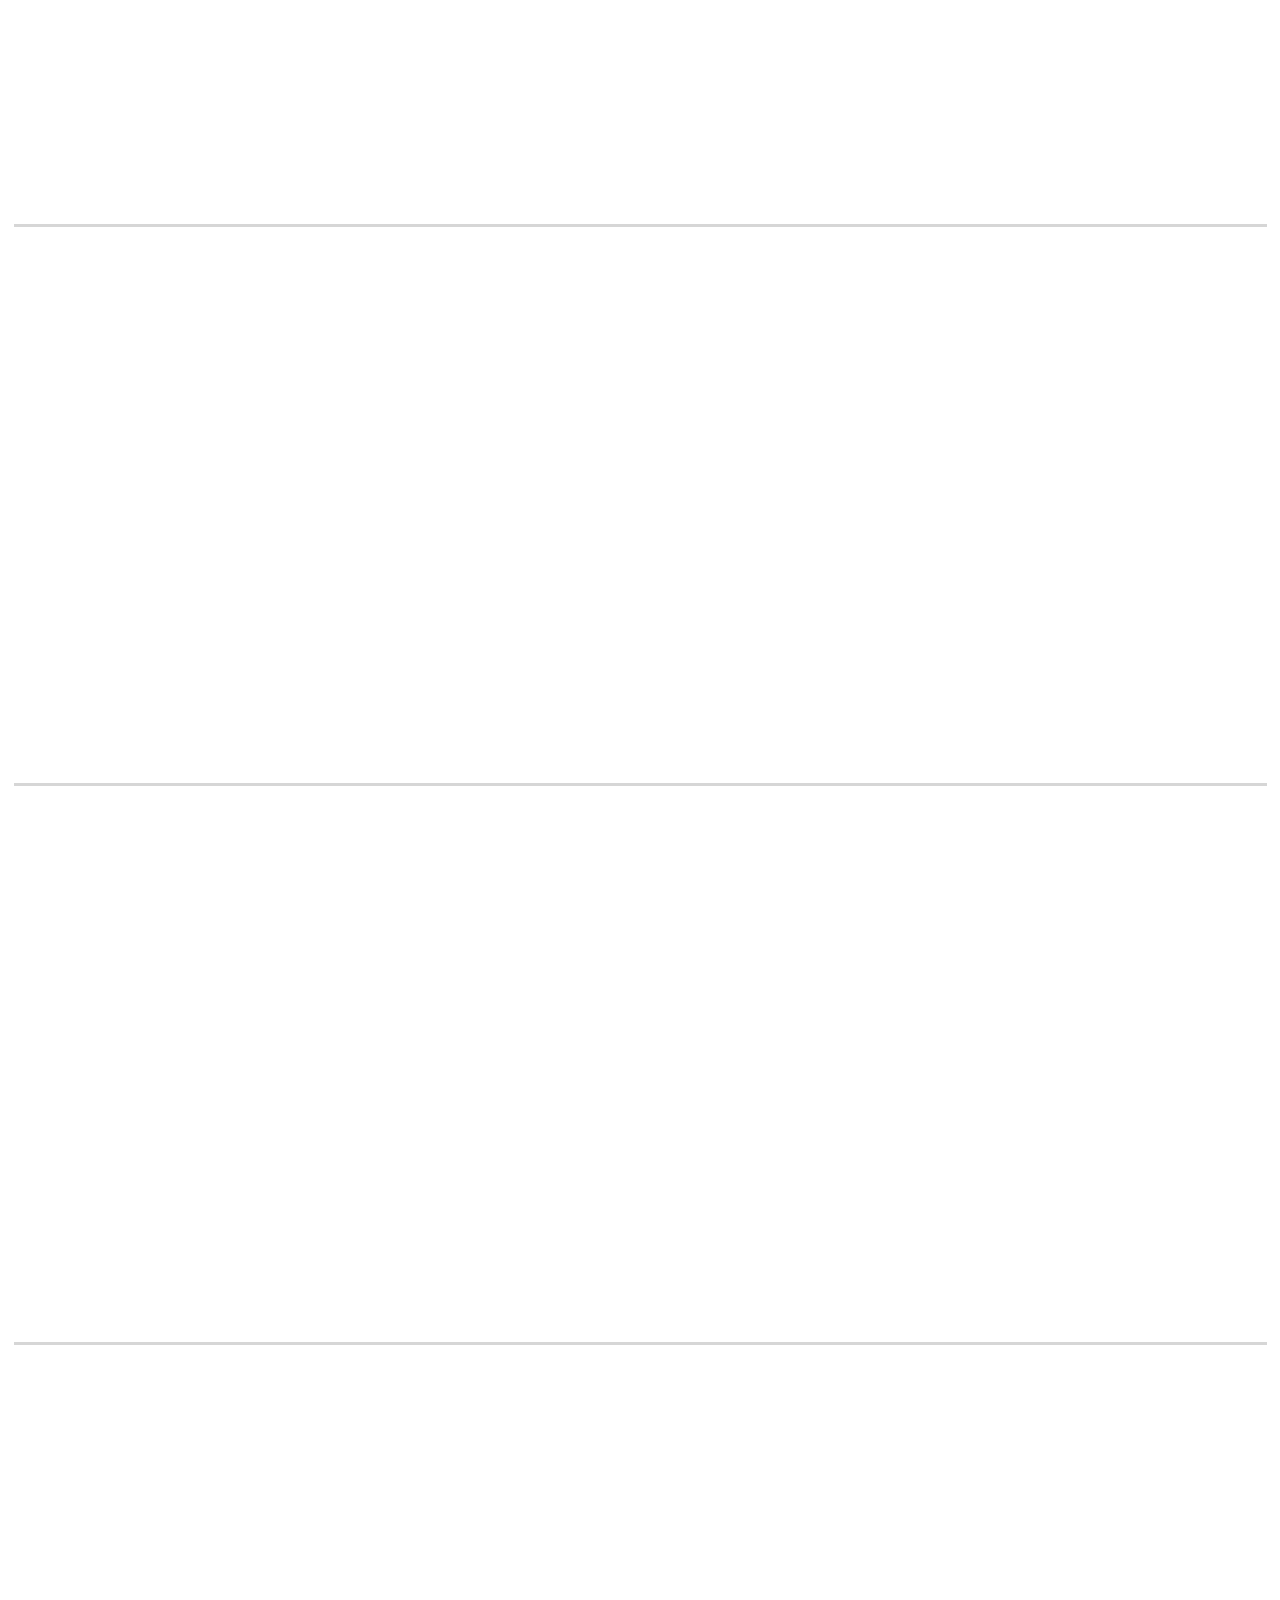
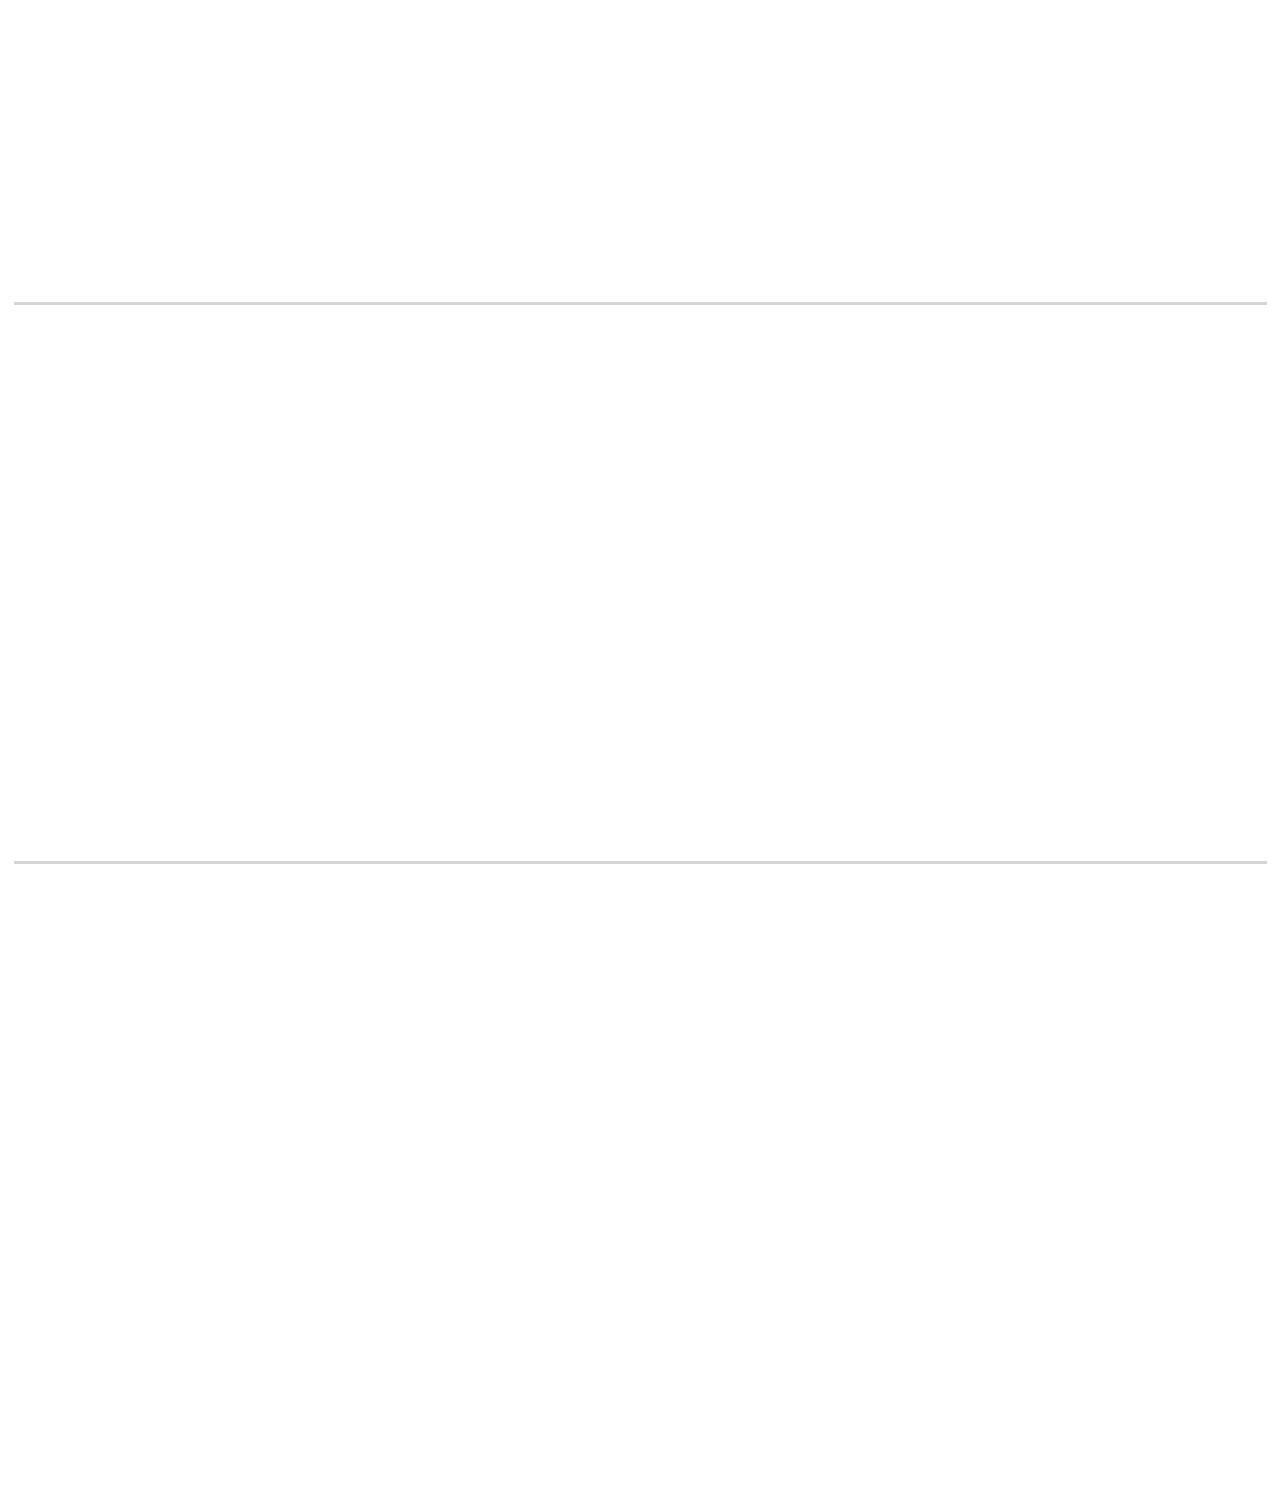
<file: projects-list.html>
<!doctype html>
<html lang="en-US">
<head>

  <title>Onovo - Creative Portfolio Agency HTML5 Template</title>
  <meta http-equiv="Content-Type" content="text/html; charset=utf-8">
  <meta http-equiv="X-UA-Compatible" content="IE=edge">
  <meta name="viewport" content="width=device-width, initial-scale=1">
  <meta name="HandheldFriendly" content="true">
  <meta name="author" content="bslthemes" />

  <!-- Fonts -->
  <link rel="dns-prefetch" href="//fonts.googleapis.com" />
  <link rel="stylesheet" href="https://fonts.googleapis.com/css?family=Epilogue%3Aital%2Cwght%400%2C100%3B0%2C200%3B0%2C300%3B0%2C400%3B0%2C500%3B0%2C600%3B0%2C700%3B0%2C800%3B0%2C900%3B1%2C100%3B1%2C200%3B1%2C300%3B1%2C400%3B1%2C500%3B1%2C600%3B1%2C700%3B1%2C800%3B1%2C900&#038;display=swap" type="text/css" media="all" />
  <link rel="preconnect" href="https://fonts.gstatic.com/" crossorigin>

  <!-- CSS STYLES -->
  <link rel="stylesheet" href="assets/css/vendors/bootstrap.css" type="text/css" media="all" />
  <link rel="stylesheet" href="assets/fonts/font-awesome/css/font-awesome.css" type="text/css" media="all" />
  <link rel="stylesheet" href="assets/css/vendors/magnific-popup.css" type="text/css" media="all" />
  <link rel="stylesheet" href="assets/css/vendors/splitting.css" type="text/css" media="all" />
  <link rel="stylesheet" href="assets/css/vendors/swiper.css" type="text/css" media="all" />
  <link rel="stylesheet" href="assets/css/vendors/animate.css" type="text/css" media="all" />
  <link rel="stylesheet" href="assets/css/vendors/jquery.pagepiling.css" type="text/css" media="all" />
  <link rel="stylesheet" href="assets/css/style.css" type="text/css" media="all" />

  <!-- Favicon -->
  <link rel="shortcut icon" href="favicon.ico" type="image/x-icon">
  <link rel="icon" href="favicon.ico" type="image/x-icon">

</head>

<body>

	<!-- Page -->
	<div class="onovo-page footer--fixed">

		<!-- Preloader -->
		<div class="preloader">
			<div class="preloader__spinner">
				<span class="preloader__double-bounce"></span>
				<span class="preloader__double-bounce preloader__double-bounce--delay"></span>
			</div>
		</div>

		<!-- Header -->
		<header class="onovo-header header--white">
			<div class="header--builder">
				<div class="container">
					<div class="row">
						<div class="col-4 col-xs-4 col-sm-4 col-md-4 col-lg-3 align-self-center">

							<!-- Logo -->
							<div class="onovo-logo-image" style="max-width: 70px">
								<a href="index.html">
									<img src="assets/images/logo-black.png" alt="Onovo" />
									<img class="logo--white" src="assets/images/logo-main.png" alt="Onovo" />
								</a>
							</div>

						</div>
						<div class="col-4 col-xs-4 col-sm-4 col-md-4 col-lg-6 align-self-center align-center">

							<!-- Menu Hamburger -->
							<a href="#" class="onovo-menu-btn"><span></span></a>
							<div class="onovo-menu-popup align-left">
								<div class="onovo-menu-overlay"></div>
								<div class="onovo-menu-overlay-after"></div>
								<div class="onovo-menu-container onovo--noscroll">
									<div class="container">
										<div class="onovo-menu">
											<ul class="onovo-menu-nav">
												<li class="dropdown-link menu-item-has-children">
													<a class="onovo-lnk lnk--active onovo-dropdown-toggle" href="index.html">Home</a>
													<i class="icon fas fa-chevron-down"></i>
													<ul class="sub-menu">
														<li>
															<a class="onovo-lnk lnk--active" href="index.html">Creative Agency</a>
														</li>
														<li>
															<a class="onovo-lnk lnk--active" href="home-digital-agency.html">Digital Agency</a>
														</li>
														<li>
															<a class="onovo-lnk lnk--active" href="home-showcase.html">Creative Portfolio</a>
														</li>
														<li>
															<a class="onovo-lnk lnk--active" href="home-parallax.html">Fullscreen Parallax</a>
														</li>
													</ul>
												</li>
												<li class="dropdown-link menu-item-has-children">
													<a class="onovo-lnk lnk--active onovo-dropdown-toggle" href="about-us.html">About</a>
													<i class="icon fas fa-chevron-down"></i>
													<ul class="sub-menu">
														<li>
															<a class="onovo-lnk lnk--active" href="about-us.html">About Us</a>
														</li>
														<li>
															<a class="onovo-lnk lnk--active" href="team.html">Team</a>
														</li>
														<li>
															<a class="onovo-lnk lnk--active" href="team-detail.html">Team Detail</a>
														</li>
														<li>
															<a class="onovo-lnk lnk--active" href="services.html">Services</a>
														</li>
														<li>
															<a class="onovo-lnk lnk--active" href="service-detail.html">Service Detail</a>
														</li>
														<li>
															<a class="onovo-lnk lnk--active" href="pricing-plans.html">Pricing Plans</a>
														</li>
														<li>
															<a class="onovo-lnk lnk--active" href="faq.html">FAQ</a>
														</li>
													</ul>
												</li>
												<li class="dropdown-link current-menu-item menu-item-has-children">
													<a class="onovo-lnk lnk--active onovo-dropdown-toggle" href="projects.html">Projects</a>
													<i class="icon fas fa-chevron-down"></i>
													<ul class="sub-menu">
														<li>
															<a class="onovo-lnk lnk--active" href="projects.html">Projects Grid</a>
														</li>
														<li class="current-menu-item">
															<a class="onovo-lnk lnk--active" href="projects-list.html">Projects List</a>
														</li>
														<li>
															<a class="onovo-lnk lnk--active" href="projects-side.html">Projects Side</a>
														</li>
														<li>
															<a class="onovo-lnk lnk--active" href="projects-masonry.html">Projects Masonry</a>
														</li>
														<li>
															<a class="onovo-lnk lnk--active" href="projects-3-column.html">Projects 3 Column</a>
														</li>
														<li>
															<a class="onovo-lnk lnk--active" href="gallery.html">Gallery</a>
														</li>
														<li>
															<a class="onovo-lnk lnk--active" href="project-detail.html">Project Detail</a>
														</li>
													</ul>
												</li>
												<li class="dropdown-link menu-item-has-children">
													<a class="onovo-lnk lnk--active onovo-dropdown-toggle" href="blog.html">Blog</a>
													<i class="icon fas fa-chevron-down"></i>
													<ul class="sub-menu">
														<li>
															<a class="onovo-lnk lnk--active" href="blog.html">Blog Grid</a>
														</li>
														<li>
															<a class="onovo-lnk lnk--active" href="blog-list.html">Blog List</a>
														</li>
														<li>
															<a class="onovo-lnk lnk--active" href="blog-detail.html">Blog Detail</a>
														</li>
													</ul>
												</li>
												<li>
													<a class="onovo-lnk lnk--active" href="contact-us.html">Contact Us</a>
												</li>
											</ul>
										</div>
									</div>
								</div>
							</div>

						</div>
						<div class="col-4 col-xs-4 col-sm-4 col-md-4 col-lg-3 align-self-center align-right">

							<!-- Button -->
							<a class="onovo-head-btn onovo-hover-btn" href="projects.html">
								<span>
									<span class="onovo-lnk lnk--active">Showcase</span>
								</span>
								<i class="arrow">
									<span></span>
								</i>
							</a>

						</div>
					</div>
				</div>
			</div>
		</header>

		<!-- Wrapper -->
		<div class="wrapper">

			<!-- Onovo Intro -->
			<section class="onovo-section onovo-intro intro--black">
				<div class="container">
					<h1 class="onovo-title-1  onovo-text-white">
						<span> Our Projects </span>
						<span class="onovo-sep word">
							<i class="sep-img" style="background-image: url(assets/images/title_icon.svg);"></i>
						</span>
					</h1>
					<div class="onovo-subtitle-2  onovo-text-white">
						<span> Creative studio at the intersection of art, designed technology. </span>
					</div>
					<div class="onovo-breadcrums">
						<ul>
							<li>
								<a href="index.html">Home </a>
							</li>
							<li class="current">
								<span>Projects </span>
							</li>
						</ul>
					</div>
				</div>
			</section>

			<!-- Onovo Projects -->
			<section class="onovo-section gap-top-140">
				<div class="container">

					<!-- Projects List -->
					<div class="onovo-portfolio">
						<div class="row">
							<div class="col-xs-12 col-sm-12 col-md-12 col-lg-12">

								<!-- Filter projects -->
								<div class="onovo-filter-container">
									<div class="onovo-filter js-onovo-filter filter--default">
										<div class="onovo-filter-nav-active"></div>
										<ul>
											<li>
												<button class="onovo-filter-item item--active" type="button" data-filter="*">
													<span>All Projects</span>
												</button>
											</li>
											<li>
												<button class="onovo-filter-item" type="button" data-filter=".marketing">
													<span>Marketing</span>
												</button>
											</li>
											<li>
												<button class="onovo-filter-item" type="button" data-filter=".interactive">
													<span>Interactive</span>
												</button>
											</li>
											<li>
												<button class="onovo-filter-item" type="button" data-filter=".design">
													<span>Design</span>
												</button>
											</li>
											<li>
												<button class="onovo-filter-item" type="button" data-filter=".branding">
													<span>Branding</span>
												</button>
											</li>
										</ul>
									</div>
								</div>

							</div>
							<div class="col-xs-12 col-sm-12 col-md-12 col-lg-12">

								<!-- Projects items -->
								<div class="row onovo-portfolio-items">

									<!--project item-->
									<div class="col-xs-12 col-sm-12 col-md-12 col-lg-12 onovo-portfolio-col branding ">
										<div class="onovo-portfolio-item onovo-portfolio-item-list">
											<div class="image" data-onovo-overlay data-onovo-scroll>
												<a href="project-detail.html" class="onovo-hover-3">
													<img src="assets/images/project-n01-3-1080x800.jpg" alt="Museums Art Concept" />
												</a>
											</div>
											<div class="desc">
												<div class="text">
													<div data-splitting data-onovo-scroll>
														<span>branding <em>,</em>
														</span>
													</div>
												</div>
												<h5 class="title">
													<a class="onovo-lnk" href="project-detail.html">
														<span data-splitting data-onovo-scroll>Museums Art Concept</span>
													</a>
												</h5>
												<div class="onovo-text">
													<div>
														<ul data-splitting="" data-onovo-scroll="">
															<li>
																<strong>Project Type</strong>
																<br /> Art Direction, Branding, Interactive Design
															</li>
															<li>
																<strong>Team</strong>
																<br /> Thomas Jackki
															</li>
															<li>
																<strong>Date</strong>
																<br /> 2021-2023
															</li>
														</ul>
													</div>
												</div>
											</div>
										</div>
									</div>

									<!--project item-->
									<div class="col-xs-12 col-sm-12 col-md-12 col-lg-12 onovo-portfolio-col interactive ">
										<div class="onovo-portfolio-item onovo-portfolio-item-list">
											<div class="image" data-onovo-overlay data-onovo-scroll>
												<a href="project-detail.html" class="onovo-hover-3">
													<img src="assets/images/project-3-1080x800.jpg" alt="Flower Store Mobile App" />
												</a>
											</div>
											<div class="desc">
												<div class="text">
													<div data-splitting data-onovo-scroll>
														<span>interactive <em>,</em>
														</span>
													</div>
												</div>
												<h5 class="title">
													<a class="onovo-lnk" href="project-detail.html">
														<span data-splitting data-onovo-scroll>Flower Store Mobile App</span>
													</a>
												</h5>
												<div class="onovo-text">
													<div>
														<ul data-splitting="" data-onovo-scroll="">
															<li>
																<strong>Project Type</strong>
																<br /> UI/UX Design, Mobile Apps, Interactive Design
															</li>
															<li>
																<strong>Team</strong>
																<br /> Alexander Bravo
															</li>
															<li>
																<strong>Date</strong>
																<br /> 2021-2023
															</li>
														</ul>
													</div>
												</div>
											</div>
										</div>
									</div>

									<!--project item-->
									<div class="col-xs-12 col-sm-12 col-md-12 col-lg-12 onovo-portfolio-col design ">
										<div class="onovo-portfolio-item onovo-portfolio-item-list">
											<div class="image" data-onovo-overlay data-onovo-scroll>
												<a href="project-detail.html" class="onovo-hover-3">
													<img src="assets/images/project-4-1080x800.jpg" alt="Business Card Logo" />
												</a>
											</div>
											<div class="desc">
												<div class="text">
													<div data-splitting data-onovo-scroll>
														<span>design <em>,</em>
														</span>
													</div>
												</div>
												<h5 class="title">
													<a class="onovo-lnk" href="project-detail.html">
														<span data-splitting data-onovo-scroll>Business Card Logo</span>
													</a>
												</h5>
												<div class="onovo-text">
													<div>
														<ul data-splitting="" data-onovo-scroll="">
															<li>
																<strong>Project Type</strong>
																<br /> UI/UX Design, Branding, Logo Design
															</li>
															<li>
																<strong>Team</strong>
																<br /> Steven Morrison
															</li>
															<li>
																<strong>Date</strong>
																<br /> 2021-2023
															</li>
														</ul>
													</div>
												</div>
											</div>
										</div>
									</div>

									<!--project item-->
									<div class="col-xs-12 col-sm-12 col-md-12 col-lg-12 onovo-portfolio-col marketing ">
										<div class="onovo-portfolio-item onovo-portfolio-item-list">
											<div class="image" data-onovo-overlay data-onovo-scroll>
												<a href="project-detail.html" class="onovo-hover-3">
													<img src="assets/images/project-2-2-1080x800.jpg" alt="Market Economy Graphics" />
												</a>
											</div>
											<div class="desc">
												<div class="text">
													<div data-splitting data-onovo-scroll>
														<span>marketing <em>,</em>
														</span>
													</div>
												</div>
												<h5 class="title">
													<a class="onovo-lnk" href="project-detail.html">
														<span data-splitting data-onovo-scroll>Market Economy Graphics</span>
													</a>
												</h5>
												<div class="onovo-text">
													<div>
														<ul data-splitting="" data-onovo-scroll="">
															<li>
																<strong>Project Type</strong>
																<br /> Marketing, Rendering, 3D Design
															</li>
															<li>
																<strong>Team</strong>
																<br /> Lina Watson
															</li>
															<li>
																<strong>Date</strong>
																<br /> 2021-2023
															</li>
														</ul>
													</div>
												</div>
											</div>
										</div>
									</div>

									<!--project item-->
									<div class="col-xs-12 col-sm-12 col-md-12 col-lg-12 onovo-portfolio-col design ">
										<div class="onovo-portfolio-item onovo-portfolio-item-list">
											<div class="image" data-onovo-overlay data-onovo-scroll>
												<a href="project-detail.html" class="onovo-hover-3">
													<img src="assets/images/project-2-1080x800.jpg" alt="Headphones 3D Rendering" />
												</a>
											</div>
											<div class="desc">
												<div class="text">
													<div data-splitting data-onovo-scroll>
														<span>design <em>,</em>
														</span>
													</div>
												</div>
												<h5 class="title">
													<a class="onovo-lnk" href="project-detail.html">
														<span data-splitting data-onovo-scroll>Headphones 3D Rendering</span>
													</a>
												</h5>
												<div class="onovo-text">
													<div>
														<ul data-splitting="" data-onovo-scroll="">
															<li>
																<strong>Project Type</strong>
																<br /> Marketing, Rendering, 3D Design
															</li>
															<li>
																<strong>Team</strong>
																<br /> Lina Watson
															</li>
															<li>
																<strong>Date</strong>
																<br /> 2021-2023
															</li>
														</ul>
													</div>
												</div>
											</div>
										</div>
									</div>

									<!--project item-->
									<div class="col-xs-12 col-sm-12 col-md-12 col-lg-12 onovo-portfolio-col branding ">
										<div class="onovo-portfolio-item onovo-portfolio-item-list">
											<div class="image" data-onovo-overlay data-onovo-scroll>
												<a href="project-detail.html" class="onovo-hover-3">
													<img src="assets/images/project-1-1080x800.jpg" alt="Circle Cardboard Concept" />
												</a>
											</div>
											<div class="desc">
												<div class="text">
													<div data-splitting data-onovo-scroll>
														<span>branding <em>,</em>
														</span>
													</div>
												</div>
												<h5 class="title">
													<a class="onovo-lnk" href="project-detail.html">
														<span data-splitting data-onovo-scroll>Circle Cardboard Concept</span>
													</a>
												</h5>
												<div class="onovo-text">
													<div>
														<ul data-splitting="" data-onovo-scroll="">
															<li>
																<strong>Project Type</strong>
																<br /> Illustration, Branding, Poster Design
															</li>
															<li>
																<strong>Team</strong>
																<br /> Lina Watson
															</li>
															<li>
																<strong>Date</strong>
																<br /> 2021-2023
															</li>
														</ul>
													</div>
												</div>
											</div>
										</div>
									</div>

								</div>

							</div>
						</div>
					</div>
					
				</div>
			</section>

		</div>

		<!-- Footer -->
		<footer class="onovo-footer footer--dark">
			<div class="footer--default">
				<div class="container">

					<div class="row">
						<div class="col-xs-12 col-sm-12 col-md-6 col-lg-3">

							<!-- Description -->
							<div class="onovo-text onovo-text-white">
								<h5>Information</h5>
								<p style="opacity: 0.6;">From the moment our company was founded, we have helped our clients find exceptional solutions <strong>for their businesses</strong>. </p>
							</div>

						</div>
						<div class="col-xs-12 col-sm-12 col-md-6 col-lg-4 offset-lg-1">

							<!-- Description -->
							<div class="onovo-text onovo-text-white">
								<h5>Get in Touch</h5>
								<p style="opacity: 0.6;">Baird House, 15-17 St Cross St <br />London EC1N 8UW </p>
								<p style="opacity: 0.6;">
									<a href="tel:+10204302973" class="onovo-lnk lnk--white" target="_blank">+ 1 (020) 430 2973</a><br>
									<a href="mailto:username@domain.com" class="onovo-lnk lnk--white" target="_blank">username@domain.com</a>
								</p>
							</div>

						</div>
						<div class="col-xs-12 col-sm-12 col-md-12 col-lg-4">

							<!-- Gallery items -->
							<div class="row">

								<!--gallery item-->
								<div class="col-4 col-xs-6 col-sm-6 col-md-4 col-lg-4">
									<figure class="gallery-item">
										<a href='assets/images/post5.jpg'>
											<img src="assets/images/post5-1024x683.jpg" alt="" />
										</a>
									</figure>
								</div>

								<!--gallery item-->
								<div class="col-4 col-xs-6 col-sm-6 col-md-4 col-lg-4">
									<figure class="gallery-item">
										<a href='assets/images/post4.jpg'>
											<img src="assets/images/post4-1024x683.jpg" alt="" />
										</a>
									</figure>
								</div>

								<!--gallery item-->
								<div class="col-4 col-xs-6 col-sm-6 col-md-4 col-lg-4">
									<figure class="gallery-item">
										<a href='assets/images/post3.jpg'>
											<img src="assets/images/post3-1024x683.jpg" alt="" />
										</a>
									</figure>
								</div>

								<!--gallery item-->
								<div class="col-4 col-xs-6 col-sm-6 col-md-4 col-lg-4">
									<figure class="gallery-item">
										<a href='assets/images/post4.jpg'>
											<img src="assets/images/post4-1024x683.jpg" alt="" />
										</a>
									</figure>
								</div>

								<!--gallery item-->
								<div class="col-4 col-xs-6 col-sm-6 col-md-4 col-lg-4">
									<figure class="gallery-item">
										<a href='assets/images/post1.jpg'>
											<img src="assets/images/post1-1024x683.jpg" alt="" />
										</a>
									</figure>
								</div>

								<!--gallery item-->
								<div class="col-4 col-xs-6 col-sm-6 col-md-4 col-lg-4">
									<figure class="gallery-item">
										<a href='assets/images/post6.jpg'>
											<img src="assets/images/post6-1024x683.jpg" alt="" />
										</a>
									</figure>
								</div>

							</div>

						</div>
					</div>

					<div class="separator"></div>

					<div class="row">
						<div class="col-xs-12 col-sm-12 col-md-6 col-lg-6 align-self-center">

							<!-- Copyright -->
							<div class="copyright onovo-text-white">
								© 2023 ONOVO by <a href="https://bslthemes.com" target="blank" class="onovo-lnk lnk--white">bslthemes Team</a>. All rights reserved.
							</div>

						</div>
						<div class="col-xs-12 col-sm-12 col-md-6 col-lg-6 align-right">

							<!-- Social-->
							<div class="onovo-social-1 onovo-social-active">
								<ul>
									<li>
										<a class="onovo-social-link onovo-hover-2" href="http://twitter.com" title="Twitter" target="_blank">
											<i class="fab fa-twitter"></i>
										</a>
									</li>
									<li>
										<a class="onovo-social-link onovo-hover-2" href="http://linkedin.com" title="LinkedIn" target="_blank">
											<i class="fab fa-linkedin-in"></i>
										</a>
									</li>
									<li>
										<a class="onovo-social-link onovo-hover-2" href="http://dribbble.com" title="Dribbble" target="_blank">
											<i class="fab fa-behance"></i>
										</a>
									</li>
								</ul>
							</div>

						</div>
					</div>

				</div>
			</div>
		</footer>

	</div>

	<script src="assets/js/jquery.min.js"></script>
	<script src="assets/js/bootstrap.js"></script>
	<script src="assets/js/swiper.js"></script>
	<script src="assets/js/splitting.js"></script>
	<script src="assets/js/scroll-out.js"></script>
	<script src="assets/js/jquery.pagepiling.js"></script>
	<script src="assets/js/jquery.easy_number_animate.js"></script>
	<script src="assets/js/magnific-popup.js"></script>
	<script src="assets/js/imagesloaded.pkgd.js"></script>
	<script src="assets/js/isotope.pkgd.js"></script>
	<script src="assets/js/common.js"></script>

</body>
</html>
</file>
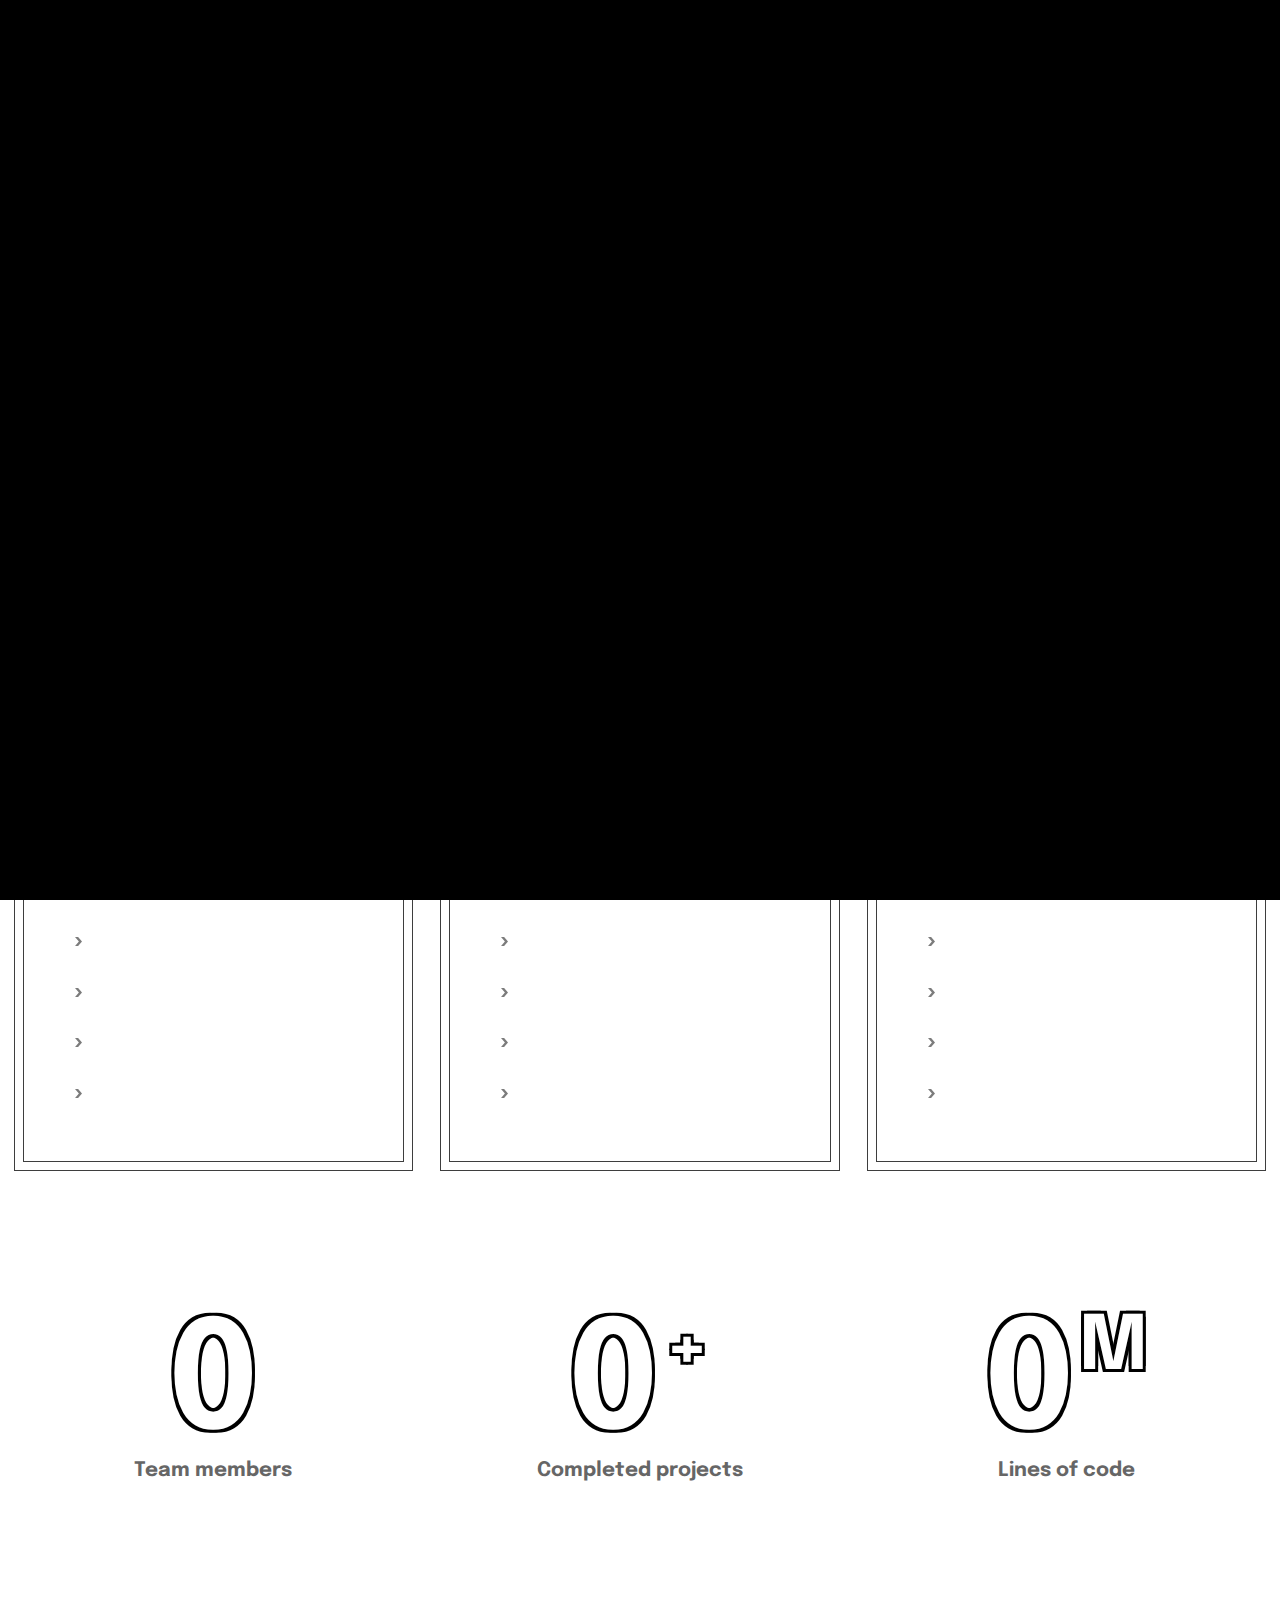
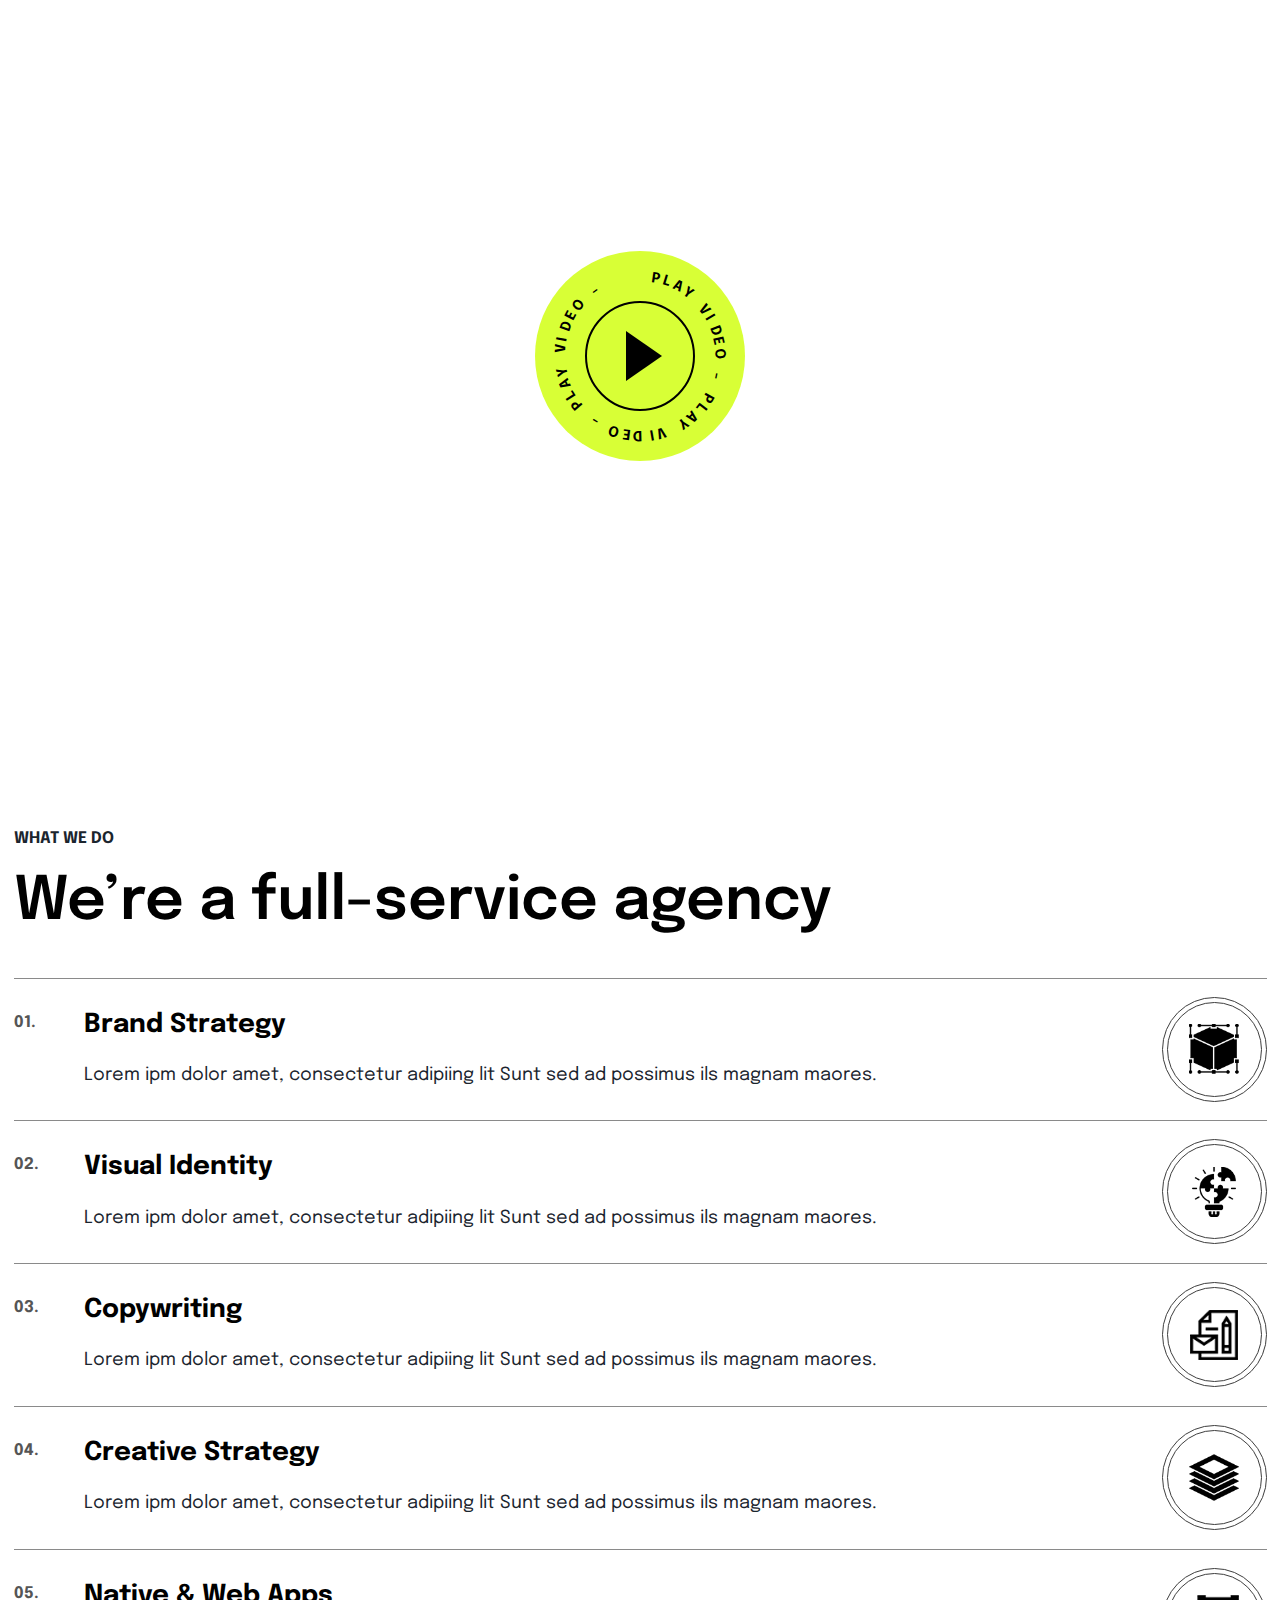
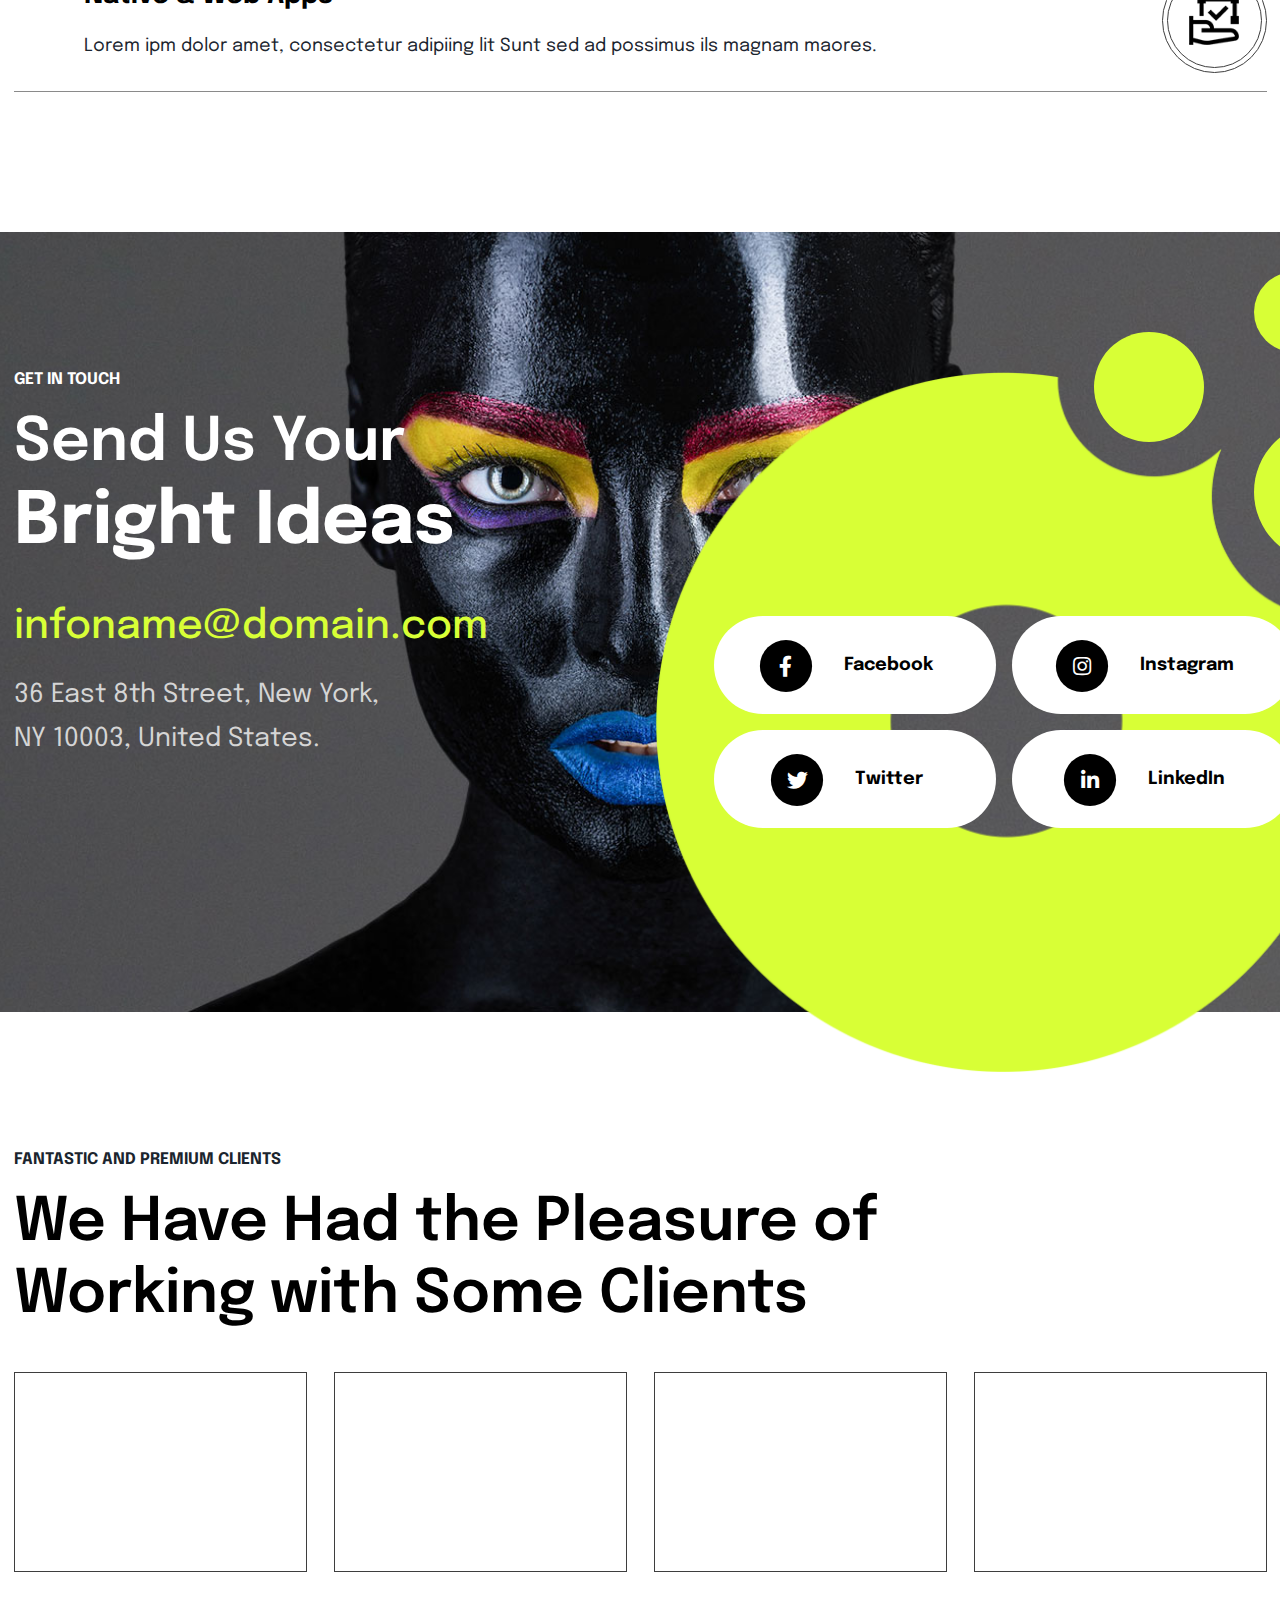
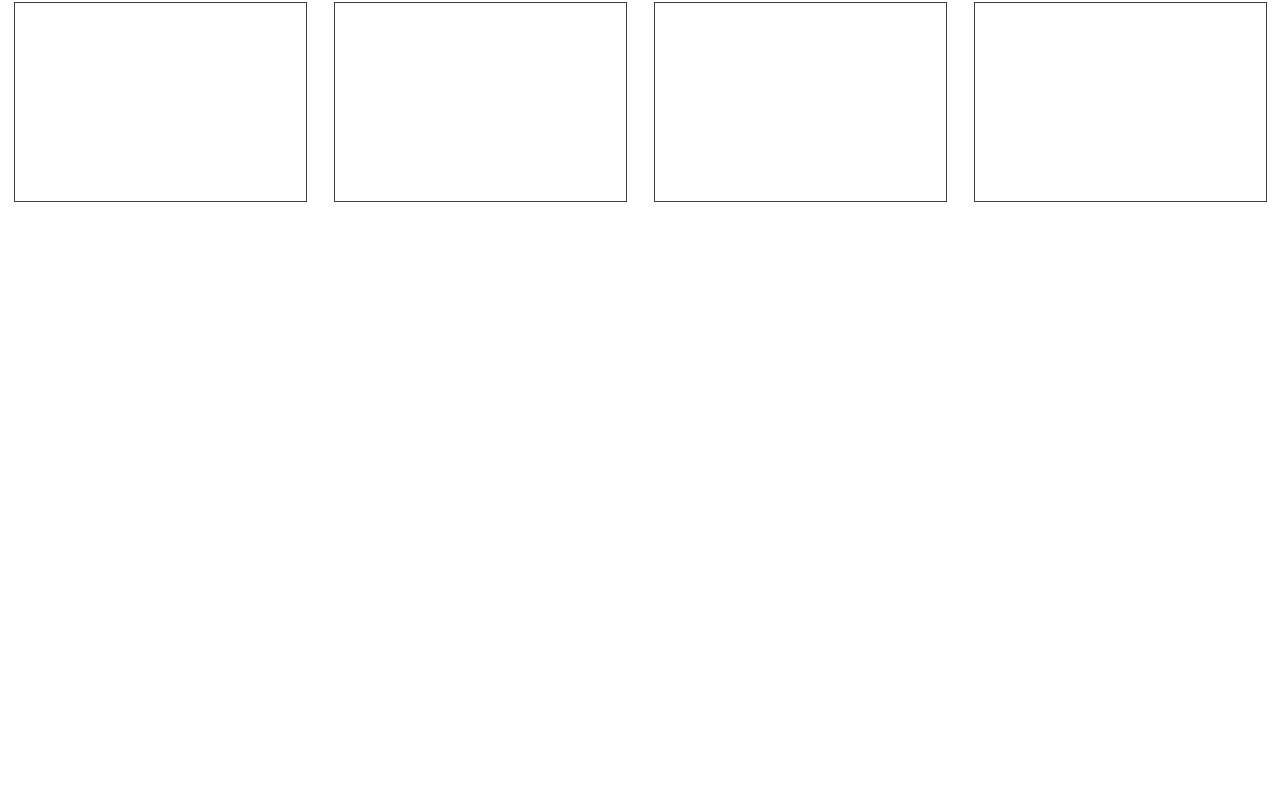
<file: services.html>
<!doctype html>
<html lang="en-US">
<head>

  <title>Onovo - Creative Portfolio Agency HTML5 Template</title>
  <meta http-equiv="Content-Type" content="text/html; charset=utf-8">
  <meta http-equiv="X-UA-Compatible" content="IE=edge">
  <meta name="viewport" content="width=device-width, initial-scale=1">
  <meta name="HandheldFriendly" content="true">
  <meta name="author" content="bslthemes" />

  <!-- Fonts -->
  <link rel="dns-prefetch" href="//fonts.googleapis.com" />
  <link rel="stylesheet" href="https://fonts.googleapis.com/css?family=Epilogue%3Aital%2Cwght%400%2C100%3B0%2C200%3B0%2C300%3B0%2C400%3B0%2C500%3B0%2C600%3B0%2C700%3B0%2C800%3B0%2C900%3B1%2C100%3B1%2C200%3B1%2C300%3B1%2C400%3B1%2C500%3B1%2C600%3B1%2C700%3B1%2C800%3B1%2C900&#038;display=swap" type="text/css" media="all" />
  <link rel="preconnect" href="https://fonts.gstatic.com/" crossorigin>

  <!-- CSS STYLES -->
  <link rel="stylesheet" href="assets/css/vendors/bootstrap.css" type="text/css" media="all" />
  <link rel="stylesheet" href="assets/fonts/font-awesome/css/font-awesome.css" type="text/css" media="all" />
  <link rel="stylesheet" href="assets/css/vendors/magnific-popup.css" type="text/css" media="all" />
  <link rel="stylesheet" href="assets/css/vendors/splitting.css" type="text/css" media="all" />
  <link rel="stylesheet" href="assets/css/vendors/swiper.css" type="text/css" media="all" />
  <link rel="stylesheet" href="assets/css/vendors/animate.css" type="text/css" media="all" />
  <link rel="stylesheet" href="assets/css/vendors/jquery.pagepiling.css" type="text/css" media="all" />
  <link rel="stylesheet" href="assets/css/style.css" type="text/css" media="all" />

  <!-- Favicon -->
  <link rel="shortcut icon" href="favicon.ico" type="image/x-icon">
  <link rel="icon" href="favicon.ico" type="image/x-icon">

</head>

<body>

	<!-- Page -->
	<div class="onovo-page footer--fixed">

		<!-- Preloader -->
		<div class="preloader">
			<div class="preloader__spinner">
				<span class="preloader__double-bounce"></span>
				<span class="preloader__double-bounce preloader__double-bounce--delay"></span>
			</div>
		</div>

		<!-- Header -->
		<header class="onovo-header header--white">
			<div class="header--builder">
				<div class="container">
					<div class="row">
						<div class="col-4 col-xs-4 col-sm-4 col-md-4 col-lg-3 align-self-center">

							<!-- Logo -->
							<div class="onovo-logo-image" style="max-width: 70px">
								<a href="index.html">
									<img src="assets/images/logo-black.png" alt="Onovo" />
									<img class="logo--white" src="assets/images/logo-main.png" alt="Onovo" />
								</a>
							</div>

						</div>
						<div class="col-4 col-xs-4 col-sm-4 col-md-4 col-lg-6 align-self-center align-center">

							<!-- Menu Hamburger -->
							<a href="#" class="onovo-menu-btn"><span></span></a>
							<div class="onovo-menu-popup align-left">
								<div class="onovo-menu-overlay"></div>
								<div class="onovo-menu-overlay-after"></div>
								<div class="onovo-menu-container onovo--noscroll">
									<div class="container">
										<div class="onovo-menu">
											<ul class="onovo-menu-nav">
												<li class="dropdown-link menu-item-has-children">
													<a class="onovo-lnk lnk--active onovo-dropdown-toggle" href="index.html">Home</a>
													<i class="icon fas fa-chevron-down"></i>
													<ul class="sub-menu">
														<li>
															<a class="onovo-lnk lnk--active" href="index.html">Creative Agency</a>
														</li>
														<li>
															<a class="onovo-lnk lnk--active" href="home-digital-agency.html">Digital Agency</a>
														</li>
														<li>
															<a class="onovo-lnk lnk--active" href="home-showcase.html">Creative Portfolio</a>
														</li>
														<li>
															<a class="onovo-lnk lnk--active" href="home-parallax.html">Fullscreen Parallax</a>
														</li>
													</ul>
												</li>
												<li class="dropdown-link current-menu-item menu-item-has-children">
													<a class="onovo-lnk lnk--active onovo-dropdown-toggle" href="about-us.html">About</a>
													<i class="icon fas fa-chevron-down"></i>
													<ul class="sub-menu">
														<li>
															<a class="onovo-lnk lnk--active" href="about-us.html">About Us</a>
														</li>
														<li>
															<a class="onovo-lnk lnk--active" href="team.html">Team</a>
														</li>
														<li>
															<a class="onovo-lnk lnk--active" href="team-detail.html">Team Detail</a>
														</li>
														<li class="current-menu-item">
															<a class="onovo-lnk lnk--active" href="services.html">Services</a>
														</li>
														<li>
															<a class="onovo-lnk lnk--active" href="service-detail.html">Service Detail</a>
														</li>
														<li>
															<a class="onovo-lnk lnk--active" href="pricing-plans.html">Pricing Plans</a>
														</li>
														<li>
															<a class="onovo-lnk lnk--active" href="faq.html">FAQ</a>
														</li>
													</ul>
												</li>
												<li class="dropdown-link menu-item-has-children">
													<a class="onovo-lnk lnk--active onovo-dropdown-toggle" href="projects.html">Projects</a>
													<i class="icon fas fa-chevron-down"></i>
													<ul class="sub-menu">
														<li>
															<a class="onovo-lnk lnk--active" href="projects.html">Projects Grid</a>
														</li>
														<li>
															<a class="onovo-lnk lnk--active" href="projects-list.html">Projects List</a>
														</li>
														<li>
															<a class="onovo-lnk lnk--active" href="projects-side.html">Projects Side</a>
														</li>
														<li>
															<a class="onovo-lnk lnk--active" href="projects-masonry.html">Projects Masonry</a>
														</li>
														<li>
															<a class="onovo-lnk lnk--active" href="projects-3-column.html">Projects 3 Column</a>
														</li>
														<li>
															<a class="onovo-lnk lnk--active" href="gallery.html">Gallery</a>
														</li>
														<li>
															<a class="onovo-lnk lnk--active" href="project-detail.html">Project Detail</a>
														</li>
													</ul>
												</li>
												<li class="dropdown-link menu-item-has-children">
													<a class="onovo-lnk lnk--active onovo-dropdown-toggle" href="blog.html">Blog</a>
													<i class="icon fas fa-chevron-down"></i>
													<ul class="sub-menu">
														<li>
															<a class="onovo-lnk lnk--active" href="blog.html">Blog Grid</a>
														</li>
														<li>
															<a class="onovo-lnk lnk--active" href="blog-list.html">Blog List</a>
														</li>
														<li>
															<a class="onovo-lnk lnk--active" href="blog-detail.html">Blog Detail</a>
														</li>
													</ul>
												</li>
												<li>
													<a class="onovo-lnk lnk--active" href="contact-us.html">Contact Us</a>
												</li>
											</ul>
										</div>
									</div>
								</div>
							</div>

						</div>
						<div class="col-4 col-xs-4 col-sm-4 col-md-4 col-lg-3 align-self-center align-right">

							<!-- Button -->
							<a class="onovo-head-btn onovo-hover-btn" href="projects.html">
								<span>
									<span class="onovo-lnk lnk--active">Showcase</span>
								</span>
								<i class="arrow">
									<span></span>
								</i>
							</a>

						</div>
					</div>
				</div>
			</div>
		</header>

		<!-- Wrapper -->
		<div class="wrapper">

			<!-- Onovo Intro -->
			<section class="onovo-section onovo-intro intro--black">
				<div class="container">
					<h1 class="onovo-title-1  onovo-text-white">
						<span> Our Services </span>
						<span class="onovo-sep word">
							<i class="sep-img" style="background-image: url(assets/images/title_icon.svg);"></i>
						</span>
					</h1>
					<div class="onovo-subtitle-2  onovo-text-white">
						<span> Our values and vaulted us to the top of our industry. </span>
					</div>
					<div class="onovo-breadcrums">
						<ul>
							<li>
								<a href="index.html">Home </a>
							</li>
							<li class="current">
								<span>Services </span>
							</li>
						</ul>
					</div>
				</div>
			</section>

			<!-- Onovo Services -->
			<section class="onovo-section gap-top-140 gap-bottom-140">
				<div class="container">

					<!-- Services items -->
					<div class="row gap-row">

						<!--service item-->
						<div class="col-xs-12 col-sm-12 col-md-6 col-lg-4">
							<div class="onovo-service-item">
								<div class="image">
									<a href="service-detail.html">
										<img src="assets/images/serv-icon4.png" alt="Brand Creation" />
									</a>
								</div>
								<div class="onovo-service-item-inner onovo-hover-3 onovo-hover-black">
									<h5 class="title">
										<a href="service-detail.html">
											<span data-splitting data-onovo-scroll> Brand Creation </span>
										</a>
									</h5>
									<div class="list">
										<ul>
											<li>
												<a class="onovo-lnk" href="service-detail.html">
													<span data-splitting data-onovo-scroll> Brand Strategy </span>
												</a>
											</li>
											<li>
												<a class="onovo-lnk" href="service-detail.html">
													<span data-splitting data-onovo-scroll> Visual Identity </span>
												</a>
											</li>
											<li>
												<a class="onovo-lnk" href="service-detail.html">
													<span data-splitting data-onovo-scroll> Naming </span>
												</a>
											</li>
											<li>
												<a class="onovo-lnk" href="service-detail.html">
													<span data-splitting data-onovo-scroll> Toolkits </span>
												</a>
											</li>
											<li>
												<a class="onovo-lnk" href="service-detail.html">
													<span data-splitting data-onovo-scroll> Guidelines </span>
												</a>
											</li>
										</ul>
									</div>
								</div>
							</div>
						</div>

						<!--service item-->
						<div class="col-xs-12 col-sm-12 col-md-6 col-lg-4">
							<div class="onovo-service-item">
								<div class="image">
									<a href="service-detail.html">
										<img src="assets/images/serv-icon5.png" alt="Web Campaigns" />
									</a>
								</div>
								<div class="onovo-service-item-inner onovo-hover-3 onovo-hover-black">
									<h5 class="title">
										<a href="service-detail.html">
											<span data-splitting data-onovo-scroll> Web Campaigns </span>
										</a>
									</h5>
									<div class="list">
										<ul>
											<li>
												<a class="onovo-lnk" href="service-detail.html">
													<span data-splitting data-onovo-scroll> Creative Strategy </span>
												</a>
											</li>
											<li>
												<a class="onovo-lnk" href="service-detail.html">
													<span data-splitting data-onovo-scroll> Creative Direction </span>
												</a>
											</li>
											<li>
												<a class="onovo-lnk" href="service-detail.html">
													<span data-splitting data-onovo-scroll> Concepts </span>
												</a>
											</li>
											<li>
												<a class="onovo-lnk" href="service-detail.html">
													<span data-splitting data-onovo-scroll> Copywriting </span>
												</a>
											</li>
											<li>
												<a class="onovo-lnk" href="service-detail.html">
													<span data-splitting data-onovo-scroll> Social Media </span>
												</a>
											</li>
										</ul>
									</div>
								</div>
							</div>
						</div>

						<!--service item-->
						<div class="col-xs-12 col-sm-12 col-md-6 col-lg-4">
							<div class="onovo-service-item">
								<div class="image">
									<a href="service-detail.html">
										<img src="assets/images/serv-icon6.png" alt="UX / UI Design" />
									</a>
								</div>
								<div class="onovo-service-item-inner onovo-hover-3 onovo-hover-black">
									<h5 class="title">
										<a href="service-detail.html">
											<span data-splitting data-onovo-scroll> UX / UI Design </span>
										</a>
									</h5>
									<div class="list">
										<ul>
											<li>
												<a class="onovo-lnk" href="service-detail.html">
													<span data-splitting data-onovo-scroll> Native and Web Apps </span>
												</a>
											</li>
											<li>
												<a class="onovo-lnk" href="service-detail.html">
													<span data-splitting data-onovo-scroll> Campaign / Brand Sites </span>
												</a>
											</li>
											<li>
												<a class="onovo-lnk" href="service-detail.html">
													<span data-splitting data-onovo-scroll> Machine Learning / AI </span>
												</a>
											</li>
											<li>
												<a class="onovo-lnk" href="service-detail.html">
													<span data-splitting data-onovo-scroll> Brand Design </span>
												</a>
											</li>
											<li>
												<a class="onovo-lnk" href="service-detail.html">
													<span data-splitting data-onovo-scroll> Product Animation Design </span>
												</a>
											</li>
										</ul>
									</div>
								</div>
							</div>
						</div>

					</div>

				</div>
			</section>

			<!-- Onovo Numbers -->
			<section class="onovo-section gap-bottom-140">
				<div class="container">

					<!-- Numbers items -->
					<div class="row">

						<!--number item-->
						<div class="col-xs-12 col-sm-12 col-md-4 col-lg-4 align-center">
							<div class="onovo-counter">
								<div class="num onovo-text-white js-counter" data-end-value="23">0</div>
								<div class="label"> Team members </div>
							</div>
						</div>

						<!--number item-->
						<div class="col-xs-12 col-sm-12 col-md-4 col-lg-4 align-center">
							<div class="onovo-counter">
								<div class="num onovo-text-white js-counter" data-end-value="99">0</div>
								<div class="num-after onovo-text-white"> + </div>
								<div class="label"> Completed projects </div>
							</div>
						</div>

						<!--number item-->
						<div class="col-xs-12 col-sm-12 col-md-4 col-lg-4 align-center">
							<div class="onovo-counter">
								<div class="num onovo-text-white js-counter" data-end-value="12">0</div>
								<div class="num-after onovo-text-white"> M </div>
								<div class="label"> Lines of code </div>
							</div>
						</div>

					</div>
					
				</div>
			</section>

			<!-- Onovo Video -->
			<section class="onovo-section">
				<div class="container">

					<!--video-->
					<div class="onovo-video" data-onovo-overlay data-onovo-scroll>
						<div class="image" style="background-image: url(assets/images/posts1.jpg);"></div>
						<iframe class="js-video-iframe" data-src="https://www.youtube.com/embed/Gu6z6kIukgg?showinfo=0&rel=0&autoplay=1"></iframe>
						<div class="play onovo-circle-text">
							<div class="arrow"></div>
							<div class="label onovo-text-black onovo-circle-text-label"> Play Video - Play Video - Play Video - </div>
						</div>
					</div>

				</div>
			</section>

			<!-- Onovo Services -->
			<section class="onovo-section gap-top-140 gap-bottom-140">
				<div class="container">

					<!-- Heading -->
					<div class="onovo-heading gap-bottom-40">
						<div class="onovo-subtitle-1">
							<span> What we do </span>
						</div>
						<h2 class="onovo-title-2">
							<span> We’re a full-service agency </span>
						</h2>
					</div>

					<!-- Services items -->
					<div class="onovo-services-list">

						<!--service-item-->
						<div class="onovo-service-item-list">
							<div class="onovo-service-item-list-inner">
								<div class="image onovo-hover-1">
									<a href="service-detail.html">
										<img src="assets/images/serv-icon4.png" alt="Brand Strategy" />
									</a>
								</div>
								<div class="num">
									<span> 01. </span>
								</div>
								<h5 class="title">
									<a href="service-detail.html">
										<span> Brand Strategy </span>
									</a>
								</h5>
								<div class="onovo-text">
									<div>
										<p>Lorem ipm dolor amet, consectetur adipiing lit Sunt sed ad possimus ils magnam maores.</p>
									</div>
								</div>
							</div>
						</div>

						<!--service-item-->
						<div class="onovo-service-item-list">
							<div class="onovo-service-item-list-inner">
								<div class="image onovo-hover-1">
									<a href="service-detail.html">
										<img src="assets/images/serv-icon6.png" alt="Visual Identity" />
									</a>
								</div>
								<div class="num">
									<span> 02. </span>
								</div>
								<h5 class="title">
									<a href="service-detail.html">
										<span> Visual Identity </span>
									</a>
								</h5>
								<div class="onovo-text">
									<div>
										<p>Lorem ipm dolor amet, consectetur adipiing lit Sunt sed ad possimus ils magnam maores.</p>
									</div>
								</div>
							</div>
						</div>

						<!--service-item-->
						<div class="onovo-service-item-list">
							<div class="onovo-service-item-list-inner">
								<div class="image onovo-hover-1">
									<a href="service-detail.html">
										<img src="assets/images/serv-icon1.png" alt="Copywriting" />
									</a>
								</div>
								<div class="num">
									<span> 03. </span>
								</div>
								<h5 class="title">
									<a href="service-detail.html">
										<span> Copywriting </span>
									</a>
								</h5>
								<div class="onovo-text">
									<div>
										<p>Lorem ipm dolor amet, consectetur adipiing lit Sunt sed ad possimus ils magnam maores.</p>
									</div>
								</div>
							</div>
						</div>

						<!--service-item-->
						<div class="onovo-service-item-list">
							<div class="onovo-service-item-list-inner">
								<div class="image onovo-hover-1">
									<a href="service-detail.html">
										<img src="assets/images/serv-icon5.png" alt="Creative Strategy" />
									</a>
								</div>
								<div class="num">
									<span> 04. </span>
								</div>
								<h5 class="title">
									<a href="service-detail.html">
										<span> Creative Strategy </span>
									</a>
								</h5>
								<div class="onovo-text">
									<div>
										<p>Lorem ipm dolor amet, consectetur adipiing lit Sunt sed ad possimus ils magnam maores.</p>
									</div>
								</div>
							</div>
						</div>

						<!--service-item-->
						<div class="onovo-service-item-list">
							<div class="onovo-service-item-list-inner">
								<div class="image onovo-hover-1">
									<a href="service-detail.html">
										<img src="assets/images/serv-icon3.png" alt="Native &amp; Web Apps" />
									</a>
								</div>
								<div class="num">
									<span> 05. </span>
								</div>
								<h5 class="title">
									<a href="service-detail.html">
										<span> Native &amp; Web Apps </span>
									</a>
								</h5>
								<div class="onovo-text">
									<div>
										<p>Lorem ipm dolor amet, consectetur adipiing lit Sunt sed ad possimus ils magnam maores.</p>
									</div>
								</div>
							</div>
						</div>

					</div>
					
				</div>
			</section>

			<!-- Onovo CTA -->
			<section class="onovo-section gap-top-140 gap-bottom-140" style="background-image: url(assets/images/cta-bg-1.jpg); background-position: center center; background-repeat: no-repeat; background-size: cover;">
				<div class="container">
					<div class="row">
						<div class="col-xs-12 col-sm-12 col-md-12 col-lg-6">

							<!-- Heading -->
							<div class="onovo-heading gap-bottom-40 onovo-text-white">
								<div class="onovo-subtitle-1">
									<span> Get in Touch </span>
								</div>
								<h2 class="onovo-title-2">
									<span> Send Us Your <br>
										<strong>Bright Ideas</strong>
									</span>
								</h2>
							</div>

							<!-- Text -->
							<div class="onovo-cta-text">
								<a href="mailto:infoname@domain.com" target="_blank">infoname@domain.com</a>
								<p>36 East 8th Street, New York, <br />NY 10003, United States. </p>
							</div>

						</div>
						<div class="col-xs-12 col-sm-12 col-md-12 col-lg-6">

							<!-- Social -->
							<div class="onovo-cta-social">
								<div class="image" style="background-image: url(assets/images/cta-circle2.png);">
									<div class="cta-img-circle img-circle--1"></div>
									<div class="cta-img-circle img-circle--2"></div>
									<div class="cta-img-circle img-circle--3"></div>
								</div>
								<div class="desc">
									<ul>
										<li>
											<a class="onovo-btn btn--white btn--large btn--icon onovo-hover-btn" href="http://facebook.com" target="_blank">
												<i aria-hidden="true" class="fab fa-facebook-f"></i>
												<span> Facebook </span>
											</a>
										</li>
										<li>
											<a class="onovo-btn btn--white btn--large btn--icon onovo-hover-btn" href="http://instagram.com" target="_blank">
												<i aria-hidden="true" class="fab fa-instagram"></i>
												<span> Instagram </span>
											</a>
										</li>
										<li>
											<a class="onovo-btn btn--white btn--large btn--icon onovo-hover-btn" href="http://twitter.com" target="_blank">
												<i aria-hidden="true" class="fab fa-twitter"></i>
												<span> Twitter </span>
											</a>
										</li>
										<li>
											<a class="onovo-btn btn--white btn--large btn--icon onovo-hover-btn" href="http://linkedin.com" target="_blank">
												<i aria-hidden="true" class="fab fa-linkedin-in"></i>
												<span> LinkedIn </span>
											</a>
										</li>
									</ul>
								</div>
							</div>

						</div>
					</div>
				</div>
			</section>

			<!-- Onovo Brands -->
			<section class="onovo-section gap-top-140">
				<div class="container">

					<!-- Heading -->
					<div class="onovo-heading gap-bottom-40">
						<div class="onovo-subtitle-1">
							<span> Fantastic and Premium Clients </span>
						</div>
						<h2 class="onovo-title-2">
							<span> We Have Had the Pleasure of <br>Working with Some Clients </span>
						</h2>
					</div>

					<!-- Brands items -->
					<div class="row gap-row">

						<!--brand item-->
						<div class="col-6 col-xs-6 col-sm-6 col-md-4 col-lg-3">
							<div class="onovo-brands onovo-hover-3 onovo-hover-label" data-onovo-overlay data-onovo-scroll>
								<a target="_blank" href="http://google.com">
									<span class="image">
										<img decoding="async" src="assets/images/brand1.png" width="285" height="200" alt="Visit Website" />
									</span>
									<span class="label onovo-white-black"> Visit Website </span>
								</a>
							</div>
						</div>

						<!--brand item-->
						<div class="col-6 col-xs-6 col-sm-6 col-md-4 col-lg-3">
							<div class="onovo-brands onovo-hover-3 onovo-hover-label" data-onovo-overlay data-onovo-scroll>
								<a target="_blank" href="http://google.com">
									<span class="image">
										<img decoding="async" src="assets/images/brand2.png" width="285" height="200" alt="Visit Website" />
									</span>
									<span class="label onovo-white-black"> Visit Website </span>
								</a>
							</div>
						</div>

						<!--brand item-->
						<div class="col-6 col-xs-6 col-sm-6 col-md-4 col-lg-3">
							<div class="onovo-brands onovo-hover-3 onovo-hover-label" data-onovo-overlay data-onovo-scroll>
								<a target="_blank" href="http://google.com">
									<span class="image">
										<img decoding="async" src="assets/images/brand3.png" width="285" height="200" alt="Visit Website" />
									</span>
									<span class="label onovo-white-black"> Visit Website </span>
								</a>
							</div>
						</div>

						<!--brand item-->
						<div class="col-6 col-xs-6 col-sm-6 col-md-4 col-lg-3">
							<div class="onovo-brands onovo-hover-3 onovo-hover-label" data-onovo-overlay data-onovo-scroll>
								<a target="_blank" href="http://google.com">
									<span class="image">
										<img decoding="async" src="assets/images/brand4.png" width="285" height="200" alt="Visit Website" />
									</span>
									<span class="label onovo-white-black"> Visit Website </span>
								</a>
							</div>
						</div>

						<!--brand item-->
						<div class="col-6 col-xs-6 col-sm-6 col-md-4 col-lg-3">
							<div class="onovo-brands onovo-hover-3 onovo-hover-label" data-onovo-overlay data-onovo-scroll>
								<a target="_blank" href="http://google.com">
									<span class="image">
										<img decoding="async" src="assets/images/brand5.png" width="285" height="200" alt="Visit Website" />
									</span>
									<span class="label onovo-white-black"> Visit Website </span>
								</a>
							</div>
						</div>

						<!--brand item-->
						<div class="col-6 col-xs-6 col-sm-6 col-md-4 col-lg-3">
							<div class="onovo-brands onovo-hover-3 onovo-hover-label" data-onovo-overlay data-onovo-scroll>
								<a target="_blank" href="http://google.com">
									<span class="image">
										<img decoding="async" src="assets/images/brand6.png" width="285" height="200" alt="Visit Website" />
									</span>
									<span class="label onovo-white-black"> Visit Website </span>
								</a>
							</div>
						</div>

						<!--brand item-->
						<div class="col-6 col-xs-6 col-sm-6 col-md-4 col-lg-3">
							<div class="onovo-brands onovo-hover-3 onovo-hover-label" data-onovo-overlay data-onovo-scroll>
								<a target="_blank" href="http://google.com">
									<span class="image">
										<img decoding="async" src="assets/images/brand7.png" width="285" height="200" alt="Visit Website" />
									</span>
									<span class="label onovo-white-black"> Visit Website </span>
								</a>
							</div>
						</div>

						<!--brand item-->
						<div class="col-6 col-xs-6 col-sm-6 col-md-4 col-lg-3">
							<div class="onovo-brands onovo-hover-3 onovo-hover-label" data-onovo-overlay data-onovo-scroll>
								<a target="_blank" href="http://google.com">
									<span class="image">
										<img decoding="async" src="assets/images/brand2.png" width="285" height="200" alt="Visit Website" />
									</span>
									<span class="label onovo-white-black"> Visit Website </span>
								</a>
							</div>
						</div>
						
					</div>

				</div>
			</section>

		</div>

		<!-- Footer -->
		<footer class="onovo-footer footer--dark">
			<div class="footer--default">
				<div class="container">

					<div class="row">
						<div class="col-xs-12 col-sm-12 col-md-6 col-lg-3">

							<!-- Description -->
							<div class="onovo-text onovo-text-white">
								<h5>Information</h5>
								<p style="opacity: 0.6;">From the moment our company was founded, we have helped our clients find exceptional solutions <strong>for their businesses</strong>. </p>
							</div>

						</div>
						<div class="col-xs-12 col-sm-12 col-md-6 col-lg-4 offset-lg-1">

							<!-- Description -->
							<div class="onovo-text onovo-text-white">
								<h5>Get in Touch</h5>
								<p style="opacity: 0.6;">Baird House, 15-17 St Cross St <br />London EC1N 8UW </p>
								<p style="opacity: 0.6;">
									<a href="tel:+10204302973" class="onovo-lnk lnk--white" target="_blank">+ 1 (020) 430 2973</a><br>
									<a href="mailto:username@domain.com" class="onovo-lnk lnk--white" target="_blank">username@domain.com</a>
								</p>
							</div>

						</div>
						<div class="col-xs-12 col-sm-12 col-md-12 col-lg-4">

							<!-- Gallery items -->
							<div class="row">

								<!--gallery item-->
								<div class="col-4 col-xs-6 col-sm-6 col-md-4 col-lg-4">
									<figure class="gallery-item">
										<a href='assets/images/post5.jpg'>
											<img src="assets/images/post5-1024x683.jpg" alt="" />
										</a>
									</figure>
								</div>

								<!--gallery item-->
								<div class="col-4 col-xs-6 col-sm-6 col-md-4 col-lg-4">
									<figure class="gallery-item">
										<a href='assets/images/post4.jpg'>
											<img src="assets/images/post4-1024x683.jpg" alt="" />
										</a>
									</figure>
								</div>

								<!--gallery item-->
								<div class="col-4 col-xs-6 col-sm-6 col-md-4 col-lg-4">
									<figure class="gallery-item">
										<a href='assets/images/post3.jpg'>
											<img src="assets/images/post3-1024x683.jpg" alt="" />
										</a>
									</figure>
								</div>

								<!--gallery item-->
								<div class="col-4 col-xs-6 col-sm-6 col-md-4 col-lg-4">
									<figure class="gallery-item">
										<a href='assets/images/post4.jpg'>
											<img src="assets/images/post4-1024x683.jpg" alt="" />
										</a>
									</figure>
								</div>

								<!--gallery item-->
								<div class="col-4 col-xs-6 col-sm-6 col-md-4 col-lg-4">
									<figure class="gallery-item">
										<a href='assets/images/post1.jpg'>
											<img src="assets/images/post1-1024x683.jpg" alt="" />
										</a>
									</figure>
								</div>

								<!--gallery item-->
								<div class="col-4 col-xs-6 col-sm-6 col-md-4 col-lg-4">
									<figure class="gallery-item">
										<a href='assets/images/post6.jpg'>
											<img src="assets/images/post6-1024x683.jpg" alt="" />
										</a>
									</figure>
								</div>

							</div>

						</div>
					</div>

					<div class="separator"></div>

					<div class="row">
						<div class="col-xs-12 col-sm-12 col-md-6 col-lg-6 align-self-center">

							<!-- Copyright -->
							<div class="copyright onovo-text-white">
								© 2023 ONOVO by <a href="https://bslthemes.com" target="blank" class="onovo-lnk lnk--white">bslthemes Team</a>. All rights reserved.
							</div>

						</div>
						<div class="col-xs-12 col-sm-12 col-md-6 col-lg-6 align-right">

							<!-- Social-->
							<div class="onovo-social-1 onovo-social-active">
								<ul>
									<li>
										<a class="onovo-social-link onovo-hover-2" href="http://twitter.com" title="Twitter" target="_blank">
											<i class="fab fa-twitter"></i>
										</a>
									</li>
									<li>
										<a class="onovo-social-link onovo-hover-2" href="http://linkedin.com" title="LinkedIn" target="_blank">
											<i class="fab fa-linkedin-in"></i>
										</a>
									</li>
									<li>
										<a class="onovo-social-link onovo-hover-2" href="http://dribbble.com" title="Dribbble" target="_blank">
											<i class="fab fa-behance"></i>
										</a>
									</li>
								</ul>
							</div>

						</div>
					</div>

				</div>
			</div>
		</footer>

	</div>

	<script src="assets/js/jquery.min.js"></script>
	<script src="assets/js/bootstrap.js"></script>
	<script src="assets/js/swiper.js"></script>
	<script src="assets/js/splitting.js"></script>
	<script src="assets/js/scroll-out.js"></script>
	<script src="assets/js/jquery.pagepiling.js"></script>
	<script src="assets/js/jquery.easy_number_animate.js"></script>
	<script src="assets/js/magnific-popup.js"></script>
	<script src="assets/js/imagesloaded.pkgd.js"></script>
	<script src="assets/js/isotope.pkgd.js"></script>
	<script src="assets/js/common.js"></script>

</body>
</html>
</file>
<file: assets/css/vendors/splitting.css>
/* Recommended styles for Splitting */
.splitting .word,
.splitting .char {
  display: inline-block;
}

/* Psuedo-element chars */
.splitting .char {
  position: relative;
}

/**
 * Populate the psuedo elements with the character to allow for expanded effects
 * Set to `display: none` by default; just add `display: block` when you want
 * to use the psuedo elements
 */
.splitting .char::before,
.splitting .char::after {
  content: attr(data-char);
  position: absolute;
  top: 0;
  left: 0;
  visibility: hidden;
  transition: inherit;
  user-select: none;
}

/* Expanded CSS Variables */

.splitting {
  /* The center word index */
  --word-center: calc((var(--word-total) - 1) / 2);

  /* The center character index */
  --char-center: calc((var(--char-total) - 1) / 2);

  /* The center character index */
  --line-center: calc((var(--line-total) - 1) / 2);
}

.splitting .word {
  /* Pecent (0-1) of the word's position */
  --word-percent: calc(var(--word-index) / var(--word-total));

  /* Pecent (0-1) of the line's position */
  --line-percent: calc(var(--line-index) / var(--line-total));
}

.splitting .char {
  /* Percent (0-1) of the char's position */
  --char-percent: calc(var(--char-index) / var(--char-total));

  /* Offset from center, positive & negative */
  --char-offset: calc(var(--char-index) - var(--char-center));

  /* Absolute distance from center, only positive */
  --distance: calc(
     (var(--char-offset) * var(--char-offset)) / var(--char-center)
  );

  /* Distance from center where -1 is the far left, 0 is center, 1 is far right */
  --distance-sine: calc(var(--char-offset) / var(--char-center));

  /* Distance from center where 1 is far left/far right, 0 is center */
  --distance-percent: calc((var(--distance) / var(--char-center)));
}

.splitting.cells img { width: 100%; display: block; }

@supports ( display: grid ) {
  .splitting.cells {
    position: relative;
    overflow: hidden;
    background-size: cover;
    visibility: hidden;
  }

  .splitting .cell-grid {
    background: inherit;
    position: absolute;
    top: 0; 
    left: 0; 
    width: 100%; 
    height: 100%;
    display: grid;
    grid-template: repeat( var(--row-total), 1fr ) / repeat( var(--col-total), 1fr );
  }

  .splitting .cell {
    background: inherit;
    position: relative;
    overflow: hidden;
  }

  .splitting .cell-inner {
    background: inherit;
    position: absolute;
    visibility: visible;
    /* Size to fit the whole container size */
    width: calc(100% * var(--col-total));
    height: calc(100% * var(--row-total));
    /* Position properly */
    left: calc(-100% * var(--col-index));
    top: calc(-100% * var(--row-index));
  }

  /* Helper variables for advanced effects */
  .splitting .cell {
    --center-x: calc((var(--col-total) - 1) / 2);
    --center-y: calc((var(--row-total) - 1) / 2);

    /* Offset from center, positive & negative */
    --offset-x: calc(var(--col-index) - var(--center-x));
    --offset-y: calc(var(--row-index) - var(--center-y));

    /* Absolute distance from center, only positive */
    --distance-x: calc( (var(--offset-x) * var(--offset-x)) / var(--center-x) );

    /* Absolute distance from center, only positive */
    --distance-y: calc( (var(--offset-y) * var(--offset-y)) / var(--center-y) );
  }
}
</file>
<file: assets/css/style.css>
/*
Template Name: Onovo
Template URI: https://bslthemes.com/
Author: bslthemes
Author URI: https://themeforest.net/user/bslthemes
Description: Onovo - Creative Portfolio Agency HTML5 Template
Version: 1.1
*/

/* TABLE OF CONTENTS
	1. Global
		1.1 Container
		1.2 Margin / Padding
		1.3 Typography
		1.4 Alignment
		1.5 Animations
		1.6 Hovers
		1.7 Buttons
		1.8 Socials
		1.9 Stars
		1.10 Parallax
		1.11 Swiper
		1.12 Onovo Navigations
		1.13 Preloader
	2. Header
	3. Footer
	4. Hero
		4.1 Hero Slider
		4.2 Hero Carousel
		4.3 Hero Parallax
	5. Services
		5.1 Services-2
		5.2 Services-3
		5.3 Services-4
	6. Numbers
	7. Ticker
	8. Portfolio
		8.1 Portfolio Showcase
	9. Team
	10. Testimonials
	11. Video
	12. Counter
	13. CTA
	14. Blog
		14.1 Blog Carousel
	15. Brands
	16. Team
	17. Pricing
	18. Contacts
	19. Subscribe
	20. History
	21. Intro
	22. FAQ
	23. Portfolio Single
	24. Team Single
	25. 404
	26. Blog Posts & Post
	Skin Options
*/

/* ---
	1. Global
---*/
* {
  outline: none;
  box-sizing: border-box;
  -webkit-box-sizing: border-box;
}

::-webkit-input-placeholder {
  color: rgba(0, 0, 0, 0.5);
}

::-moz-placeholder {
  color: rgba(0, 0, 0, 0.5);
}

:-moz-placeholder {
  color: rgba(0, 0, 0, 0.5);
}

:-ms-input-placeholder {
  color: rgba(0, 0, 0, 0.5);
}

html,
body {
  margin: 0;
  padding: 0;
  overflow: visible;
  height: auto !important;
  font-size: 18px;
  color: #1B252E;
  font-family: "Epilogue", sans-serif;
  font-weight: 400;
  line-height: 1.7;
  -webkit-font-smoothing: antialiased;
  -webkit-text-size-adjust: 100%;
}

a {
  color: #000;
  text-decoration: none;
  cursor: pointer;
  outline: none;
  transition: all 0.4s cubic-bezier(0.3, 0, 0.3, 1);
  -webkit-transition: all 0.4s cubic-bezier(0.3, 0, 0.3, 1);
}

a:link {
  color: #000;
}

a:active {
  color: #000;
}

a:visited {
  color: #000;
}

a:hover {
  color: #000;
}

a img {
  border: none;
}

img {
  max-width: 100%;
}

input,
textarea,
button {
  font-family: "Epilogue";
}

label {
  cursor: pointer;
}

iframe {
  max-width: 100%;
}

form p {
  margin: 0 0 15px 0;
}

b, strong {
  font-weight: 700;
}

.clear {
  clear: both;
}

.onovo--noscroll {
  overflow: hidden !important;
}

.onovo--notouch {
  pointer-events: none !important;
}

/* Container */
.container {
  max-width: 1318px;
}

.container-lg {
  max-width: 1338px;
}

.container-xl {
  max-width: 1368px;
}

.wrapper {
  position: relative;
  overflow: hidden;
  background: #fff;
  z-index: 2;
}

.footer--fixed .wrapper {
  padding-bottom: 90px;
}

.onovo-section-full {
  width: 100%;
  min-height: 100vh;
  display: flex;
  align-items: center;
}

.onovo-section-full > div {
  position: relative;
}

.onovo-section-bg {
  background-color: #FAFAFA;
}

@media (max-width: 991px) {
  .hide-on-mobile {
    display: none;
  }
}
@media (max-width: 767px) {
  .hide-on-mobile-extra {
    display: none;
  }
}
@media (min-width: 991px) {
  .hide-on-desktop {
    display: none;
  }
}
/* Margin / Padding */
.row.gap-row {
  margin-top: -30px;
}

.row.gap-row > div {
  margin-top: 30px;
}

.gap-140 {
  padding: 140px 100px;
}

.gap-top-140 {
  padding-top: 140px;
}

.gap-top-130 {
  padding-top: 130px;
}

.gap-top-120 {
  padding-top: 120px;
}

.gap-top-110 {
  padding-top: 110px;
}

.gap-top-100 {
  padding-top: 100px;
}

.gap-top-90 {
  padding-top: 90px;
}

.gap-top-80 {
  padding-top: 80px;
}

.gap-top-70 {
  padding-top: 70px;
}

.gap-top-60 {
  padding-top: 60px;
}

.gap-top-50 {
  padding-top: 50px;
}

.gap-top-40 {
  padding-top: 40px;
}

.gap-top-0 {
  padding-top: 40px;
}

.gap-bottom-140 {
  padding-bottom: 140px;
}

.gap-bottom-130 {
  padding-bottom: 130px;
}

.gap-bottom-120 {
  padding-bottom: 120px;
}

.gap-bottom-110 {
  padding-bottom: 110px;
}

.gap-bottom-100 {
  padding-bottom: 100px;
}

.gap-bottom-90 {
  padding-bottom: 90px;
}

.gap-bottom-80 {
  padding-bottom: 80px;
}

.gap-bottom-70 {
  padding-bottom: 70px;
}

.gap-bottom-60 {
  padding-bottom: 60px;
}

.gap-bottom-50 {
  padding-bottom: 50px;
}

.gap-bottom-40 {
  padding-bottom: 40px;
}

.gap-bottom-0 {
  padding-bottom: 0px;
}

@media (max-width: 1024px) {
  .gap-140 {
    padding: 140px 20px;
  }
}
@media (max-width: 767px) {
  .gap-140 {
    padding: 80px 50px;
  }
  .gap-top-140 {
    padding-top: 80px;
  }
  .gap-top-130 {
    padding-top: 65px;
  }
  .gap-top-120 {
    padding-top: 60px;
  }
  .gap-top-110 {
    padding-top: 55px;
  }
  .gap-top-100 {
    padding-top: 50px;
  }
  .gap-top-90 {
    padding-top: 45px;
  }
  .gap-top-80 {
    padding-top: 40px;
  }
  .gap-top-70 {
    padding-top: 35px;
  }
  .gap-top-60 {
    padding-top: 30px;
  }
  .gap-top-50 {
    padding-top: 30px;
  }
  .gap-top-40 {
    padding-top: 30px;
  }
  .gap-bottom-140 {
    padding-bottom: 80px;
  }
  .gap-bottom-130 {
    padding-bottom: 65px;
  }
  .gap-bottom-120 {
    padding-bottom: 60px;
  }
  .gap-bottom-110 {
    padding-bottom: 55px;
  }
  .gap-bottom-100 {
    padding-bottom: 50px;
  }
  .gap-bottom-90 {
    padding-bottom: 45px;
  }
  .gap-bottom-80 {
    padding-bottom: 40px;
  }
  .gap-bottom-70 {
    padding-bottom: 35px;
  }
  .gap-bottom-60 {
    padding-bottom: 30px;
  }
  .gap-bottom-50 {
    padding-bottom: 30px;
  }
  .gap-bottom-40 {
    padding-bottom: 30px;
  }
}
/* Typography */
figure {
  max-width: 100%;
}

h1,
h2,
h3,
h4,
h5,
h6 {
  font-weight: 600;
  font-family: "Epilogue";
  margin: 0;
  margin-bottom: 15px;
  color: #000;
  line-height: 1.2;
}

h1 {
  font-size: 60px;
}

h2 {
  font-size: 50px;
}

h3 {
  font-size: 40px;
}

h4 {
  font-size: 30px;
}

h5 {
  font-size: 20px;
}

h6 {
  font-size: 18px;
}

.post-content h1,
.post-content h2,
.post-content h3,
.post-content h4,
.post-content h5,
.post-content h6 {
  margin: 40px 0 30px 0;
}

.post-content h1:first-child,
.post-content h2:first-child,
.post-content h3:first-child,
.post-content h4:first-child,
.post-content h5:first-child,
.post-content h6:first-child {
  margin-top: 0;
}

h1.onovo-title-1,
h2.onovo-title-1,
h3.onovo-title-1,
h4.onovo-title-1,
h5.onovo-title-1,
h6.onovo-title-1,
.onovo-title-1 {
  margin: 0;
  font-size: 70px;
}

h1.onovo-title-2,
h2.onovo-title-2,
h3.onovo-title-2,
h4.onovo-title-2,
h5.onovo-title-2,
h6.onovo-title-2,
.onovo-title-2 {
  margin: 0;
  font-size: 60px;
}

h1.onovo-title-2 strong,
h2.onovo-title-2 strong,
h3.onovo-title-2 strong,
h4.onovo-title-2 strong,
h5.onovo-title-2 strong,
h6.onovo-title-2 strong,
.onovo-title-2 strong {
  font-size: 1.2em;
  font-weight: 700;
}

h1.onovo-title-3,
h2.onovo-title-3,
h3.onovo-title-3,
h4.onovo-title-3,
h5.onovo-title-3,
h6.onovo-title-3,
.onovo-title-3 {
  margin: 0;
  font-size: 50px;
}

.onovo-subtitle-1 {
  margin: 0 0 20px 0;
  font-size: 16px;
  font-weight: 700;
  line-height: 1;
  text-transform: uppercase;
}

.onovo-subtitle-2 {
  margin: 20px 0;
}

@media (max-width: 1024px) {
  h1 {
    font-size: 60px;
  }
  h2 {
    font-size: 50px;
  }
  h3 {
    font-size: 40px;
  }
  h4 {
    font-size: 30px;
  }
  h5 {
    font-size: 20px;
  }
  h6 {
    font-size: 18px;
  }
  h1.onovo-title-1,
  h2.onovo-title-1,
  h3.onovo-title-1,
  h4.onovo-title-1,
  h5.onovo-title-1,
  h6.onovo-title-1,
  .onovo-title-1 {
    margin: 0;
    font-size: 60px;
  }
  h1.onovo-title-2,
  h2.onovo-title-2,
  h3.onovo-title-2,
  h4.onovo-title-2,
  h5.onovo-title-2,
  h6.onovo-title-2,
  .onovo-title-2 {
    margin: 0;
    font-size: 50px;
  }
  h1.onovo-title-3,
  h2.onovo-title-3,
  h3.onovo-title-3,
  h4.onovo-title-3,
  h5.onovo-title-3,
  h6.onovo-title-3,
  .onovo-title-3 {
    margin: 0;
    font-size: 40px;
  }
  h1.onovo-title-1 br,
  h2.onovo-title-1 br,
  h3.onovo-title-1 br,
  h4.onovo-title-1 br,
  h5.onovo-title-1 br,
  h6.onovo-title-1 br,
  .onovo-title-1 br {
    display: none;
  }
  h1.onovo-title-2 br,
  h2.onovo-title-2 br,
  h3.onovo-title-2 br,
  h4.onovo-title-2 br,
  h5.onovo-title-2 br,
  h6.onovo-title-2 br,
  .onovo-title-2 br {
    display: none;
  }
  h1.onovo-title-3 br,
  h2.onovo-title-3 br,
  h3.onovo-title-3 br,
  h4.onovo-title-3 br,
  h5.onovo-title-3 br,
  h6.onovo-title-3 br,
  .onovo-title-3 br {
    display: none;
  }
}
@media (max-width: 767px) {
  h1 {
    font-size: 42px;
  }
  h2 {
    font-size: 38px;
  }
  h3 {
    font-size: 32px;
  }
  h4 {
    font-size: 26px;
  }
  h5 {
    font-size: 20px;
  }
  h6 {
    font-size: 18px;
  }
  h1.onovo-title-1,
  h2.onovo-title-1,
  h3.onovo-title-1,
  h4.onovo-title-1,
  h5.onovo-title-1,
  h6.onovo-title-1,
  .onovo-title-1 {
    margin: 0;
    font-size: 42px;
  }
  h1.onovo-title-2,
  h2.onovo-title-2,
  h3.onovo-title-2,
  h4.onovo-title-2,
  h5.onovo-title-2,
  h6.onovo-title-2,
  .onovo-title-2 {
    margin: 0;
    font-size: 38px;
  }
  h1.onovo-title-3,
  h2.onovo-title-3,
  h3.onovo-title-3,
  h4.onovo-title-3,
  h5.onovo-title-3,
  h6.onovo-title-3,
  .onovo-title-3 {
    margin: 0;
    font-size: 32px;
  }
  html,
  body {
    font-size: 16px;
  }
}
body .onovo-text-white,
body .onovo-text-white h1,
body .onovo-text-white h2,
body .onovo-text-white h3,
body .onovo-text-white h4,
body .onovo-text-white h5,
body .onovo-text-white h6,
body .onovo-text-white a {
  color: #fff;
}

body .onovo-text-black,
body .onovo-text-black h1,
body .onovo-text-black h2,
body .onovo-text-black h3,
body .onovo-text-black h4,
body .onovo-text-black h5,
body .onovo-text-black h6,
body .onovo-text-black a {
  color: #000;
}

p {
  padding: 0;
  margin: 20px 0;
}

strong {
  font-weight: 700;
}

input[type=text],
input[type=email],
input[type=search],
input[type=password],
input[type=tel],
input[type=address],
input[type=number],
textarea {
  position: relative;
  padding: 0 30px;
  display: block;
  width: 100%;
  height: 62px;
  font-size: 16px;
  color: #000;
  resize: none;
  outline: 0;
  font-weight: 400;
  background: #fff;
  border: 1px solid #B2B2B2;
  border-radius: 62px;
  -webkit-border-radius: 62px;
  transition: all 0.4s cubic-bezier(0.3, 0, 0.3, 1);
  -webkit-transition: all 0.4s cubic-bezier(0.3, 0, 0.3, 1);
}

textarea {
  height: 125px !important;
  padding-top: 20px;
  padding-bottom: 20px;
  resize: none;
  border-radius: 31px;
  -webkit-border-radius: 31px;
}

label,
legend {
  display: block;
  padding-bottom: 20px;
  font-family: "Epilogue";
}

fieldset {
  border-width: 0;
  padding: 0;
}

input[type=checkbox],
input[type=radio] {
  display: inline;
}

label.error {
  padding: 5px 10px 0 10px;
  font-size: 14px;
  line-height: 2;
  color: red;
  display: none;
}

ul {
  list-style: disc;
  margin-top: 30px;
  margin-bottom: 30px;
  padding-left: 0px;
  list-style-position: inside;
}

ol {
  list-style: decimal;
  margin-top: 30px;
  margin-bottom: 30px;
  padding-left: 0px;
  list-style-position: inside;
}

ul ul,
ol ol,
ul ol,
ol ul {
  margin-top: 15px;
  margin-bottom: 15px;
  margin-left: 15px;
}

code {
  padding: 0 4px;
  font-size: 14px;
  font-style: italic;
  text-decoration: none;
  display: inline-block;
  vertical-align: middle;
  overflow: auto;
  max-width: 100%;
  white-space: nowrap;
}

pre {
  margin: 30px 0;
  padding: 0;
  max-width: 100%;
  overflow: auto;
  white-space: pre;
  font-size: 14px;
}

mark,
ins {
  text-decoration: none;
}

dt {
  margin-bottom: 5px;
  font-weight: 700;
}

dd {
  margin-top: 0;
  margin-bottom: 30px;
  margin-left: 30px;
}

blockquote {
  position: relative;
  margin: 40px 0;
  padding: 60px 8% 60px 170px;
  font-size: 24px;
  line-height: 1.3;
  color: #fff;
  font-weight: 400;
  background: #000;
  text-align: left;
}

blockquote::before {
  content: "";
  position: absolute;
  top: 35px;
  left: 70px;
  width: 80px;
  height: 80px;
  background-color: #D8FF36;
  background-image: url(../images/quote.svg);
  background-repeat: no-repeat;
  background-position: center center;
  background-size: 26px;
  border-radius: 100%;
  -webkit-border-radius: 100%;
}

blockquote:after {
  content: "";
  position: absolute;
  left: 10px;
  top: 10px;
  right: 10px;
  bottom: 10px;
  border: 1px solid #fff;
  pointer-events: none;
}

blockquote p {
  margin: 0 !important;
  font-style: normal;
}

blockquote a {
  color: #fff;
  text-decoration: underline;
}

blockquote cite {
  font-size: 22px;
  font-weight: 700;
  font-style: normal;
  display: block;
  margin-top: 20px;
  position: relative;
  text-align: left;
  color: #fff;
}

blockquote cite em {
  font-style: normal;
}

input[type=checkbox],
input[type=radio] {
  display: inline-block;
  vertical-align: top;
}

select,
.custom-select {
  background-color: transparent;
  border: 0;
  border: solid 1px #c9c9c9;
  border-radius: 0;
  box-shadow: none;
  color: #787878;
  font-size: inherit;
  height: auto;
  padding: 15px 16px;
  position: relative;
  width: 100%;
  -webkit-appearance: none;
  -moz-appearance: none;
  appearance: none;
  margin-top: -1rem;
  outline: none;
}

select,
.custom-select {
  background: url("data:image/svg+xml,%3csvg xmlns='http://www.w3.org/2000/svg' viewBox='0 0 4 5'%3e%3cpath d='M2 0L0 2h4zm0 5L0 3h4z'/%3e%3c/svg%3e") no-repeat right 0.1rem center/40px 12px;
}

hr {
  border-top: 1px solid #8d99a7;
}

.onovo-contact-info {
  position: relative;
  background: #000;
  padding: 50px;
}

.onovo-contact-info::before {
  content: "";
  position: absolute;
  left: 10px;
  right: 10px;
  top: 10px;
  bottom: 10px;
  border: 1px solid #fff;
  pointer-events: none;
}

.onovo-contact-info > ul {
  margin: 0;
  padding: 0;
  list-style: none;
}

.onovo-contact-info > ul > li {
  padding-bottom: 30px;
  margin-bottom: 30px;
  border-bottom: 2px solid #3E3E3E;
}

.onovo-contact-info > ul > li:last-child {
  padding-bottom: 0;
  margin-bottom: 0;
  border-bottom: none;
}

/* alignment */
.align-center {
  text-align: center !important;
}

.align-right {
  text-align: right !important;
}

.align-left {
  text-align: left !important;
}

.pull-right {
  float: right !important;
}

.pull-left {
  float: left !important;
}

.pull-none {
  float: none !important;
}

.mrg-left {
  margin-right: auto;
}

.mrg-right {
  margin-left: auto;
}

.mrg-center {
  margin-left: auto;
  margin-right: auto;
}

.alignright {
  margin-left: 30px;
  margin-bottom: 30px;
  float: right;
  max-width: 50%;
}

.alignleft {
  margin-right: 30px;
  margin-bottom: 30px;
  float: left;
  max-width: 50%;
}

.aligncenter {
  margin-left: auto;
  margin-right: auto;
  display: block;
}

.full-width {
  max-width: 100%;
  width: 100%;
}

.full-max-width {
  max-width: 100%;
  width: auto;
}

.centrize {
  display: table;
  table-layout: fixed;
  height: 100%;
  position: relative;
  top: 0;
  left: 0;
  z-index: 2;
}

.vertical-center {
  display: table-cell;
  vertical-align: middle;
}

.text-uppercase {
  text-transform: uppercase !important;
}

.text-lowercase {
  text-transform: lowercase !important;
}

.text-capitalize {
  text-transform: capitalize !important;
}

.text-regular {
  font-weight: 400 !important;
}

.text-bold {
  font-weight: 700 !important;
}

.text-italic {
  font-style: italic !important;
}

.alert-success {
  color: #000;
  background: transparent;
  border: none;
}

@media (max-width: 767px) {
  .alignright {
    margin-left: 0px;
    margin-bottom: 30px;
    float: none;
    max-width: 100%;
  }
  .alignleft {
    margin-right: 0px;
    margin-bottom: 30px;
    float: none;
    max-width: 100%;
  }
  .wp-block-image .alignright,
  .wp-block-image .alignleft {
    max-width: 50%;
  }
}
@media (max-width: 767px) {
  .m-align-left {
    text-align: left !important;
  }
  .m-align-center {
    text-align: center !important;
  }
  .m-align-right {
    text-align: right !important;
  }
}
/*animations*/
.onovo-circle-move {
  animation: onovo-circle-move 6s infinite ease-in-out;
}

@keyframes onovo-circle-move {
  0% {
    transform: translate(0px, 0px);
  }
  25% {
    transform: translate(4px, 4px);
  }
  50% {
    transform: translate(0px, 4px);
  }
  75% {
    transform: translate(-4px, 0px);
  }
  100% {
    transform: translate(0px, 0px);
  }
}
.splitting span:not(.whitespace) {
  position: relative;
  overflow: hidden;
  display: inline-block;
  vertical-align: top;
}

.splitting span .word {
  position: relative;
  transform: translate(0, 100%);
  transition: transform 0.6s cubic-bezier(0.3, 0, 0.3, 1);
  -webkit-transition: transform 0.6s cubic-bezier(0.3, 0, 0.3, 1);
}

.splitting span .word {
  -webkit-transition-delay: calc(100ms + 100ms * var(--line-index));
  transition-delay: calc(100ms + 100ms * var(--line-index));
}

.animated--active .splitting[data-scroll=in] span .word,
.animated--swiper--active .swiper-slide-active .splitting span .word {
  transform: translate(0, 0%);
}

*[data-onovo-overlay] {
  position: relative;
}

.onovo-overlay {
  position: absolute;
  left: 0;
  top: 0;
  width: 100%;
  height: 100%;
  background: #fff;
  transition: transform 0.6s cubic-bezier(0.3, 0, 0.3, 1);
  -webkit-transition: transform 0.6s cubic-bezier(0.3, 0, 0.3, 1);
  transform-origin: top right;
  transform: scaleX(1);
  z-index: 2;
  pointer-events: none;
}

.animated--active [data-scroll=in] .onovo-overlay {
  transform: scaleX(0);
}

.animated--swiper--active .swiper-slide-active .onovo-overlay {
  transform: scaleX(0);
  -webkit-transition-delay: 0.8s;
  transition-delay: 0.8s;
}

/* hovers */
.onovo-hover-1::before,
.onovo-hover-2::before,
.onovo-hover-3::before {
  margin: 0;
  content: "";
  position: absolute;
  left: -1px;
  top: -1px;
  width: calc(100% + 2px);
  height: calc(100% + 2px);
  border-radius: 100%;
  -webkit-border-radius: 100%;
  transition: all 0.4s cubic-bezier(0.3, 0, 0.3, 1);
  -webkit-transition: all 0.4s cubic-bezier(0.3, 0, 0.3, 1);
  transform: scale(0);
  -webkit-transform: scale(0);
  background: #D8FF36;
  pointer-events: none;
}

.onovo-hover-2::before {
  left: 3px;
  top: 3px;
  width: calc(100% - 6px);
  height: calc(100% - 6px);
}

.onovo-hover-3::before {
  margin: -400px 0 0 -400px;
  left: 50%;
  top: 50%;
  width: 800px;
  height: 800px;
}

.onovo-hover-1:hover::before,
.onovo-hover-2:hover::before,
.onovo-hover-3:hover::before {
  transform: scale(1);
  -webkit-transform: scale(1);
}

.onovo-hover-black::before {
  background: #000 !important;
}

.onovo-hover-black-30::before {
  background: rgba(0, 0, 0, 0.3) !important;
}

.onovo-hover-btn > .arrow::after,
.onovo-hover-btn > i::after {
  margin: 0;
  content: "";
  position: absolute;
  left: -1px;
  top: -1px;
  width: calc(100% + 2px);
  height: calc(100% + 2px);
  border-radius: 100%;
  -webkit-border-radius: 100%;
  transition: all 0.4s cubic-bezier(0.3, 0, 0.3, 1);
  -webkit-transition: all 0.4s cubic-bezier(0.3, 0, 0.3, 1);
  transform: scale(0);
  -webkit-transform: scale(0);
  background: #D8FF36;
  transform-origin: center center;
}

.onovo-hover-btn::before {
  content: "";
  position: absolute;
  left: 1px;
  top: 1px;
  right: 1px;
  bottom: 1px;
  background: #000;
  border-radius: 66px;
  -webkit-border-radius: 66px;
}

.onovo-hover-btn::after {
  margin: 0;
  content: "";
  position: absolute;
  left: 0;
  top: 0;
  width: 100%;
  height: 100%;
  transition: transform 0.4s cubic-bezier(0.3, 0, 0.3, 1);
  -webkit-transition: transform 0.4s cubic-bezier(0.3, 0, 0.3, 1);
  transform: scaleY(0);
  -webkit-transform: scaleY(0);
  background: #D8FF36;
  transform-origin: bottom center;
  z-index: 1;
}

.onovo-hover-btn:hover::after {
  transform: scaleY(1);
  -webkit-transform: scaleY(1);
  transform-origin: top center;
}

.onovo-hover-btn:hover > .arrow::after,
.onovo-hover-btn:hover > i::after {
  transform: scale(1);
  -webkit-transform: scale(1);
}

.onovo-hover-label {
  position: relative;
}

.onovo-hover-label .label {
  position: absolute;
  left: 0;
  top: 0;
  width: 100%;
  height: 100%;
  display: flex;
  justify-content: center;
  align-items: center;
  font-weight: 700;
  z-index: 2;
  opacity: 0;
  transform: translateY(8px) scale(0.8);
  -webkit-transform: translateY(6px) scale(0.8);
  transition: all 0.4s cubic-bezier(0.3, 0, 0.3, 1);
  -webkit-transition: all 0.4s cubic-bezier(0.3, 0, 0.3, 1);
}

.onovo-hover-label:hover .label {
  opacity: 1;
  transform: translateY(0) scale(1);
  -webkit-transform: translateY(0) scale(1);
}

/*buttons*/
a.onovo-lnk,
span.onovo-lnk,
.onovo-lnk a {
  position: relative;
}

a.onovo-lnk::after,
span.onovo-lnk::after,
.onovo-lnk a::after,
a.onovo-lnk.lnk--revert::after,
span.onovo-lnk.lnk--revert::after,
.onovo-lnk.lnk--revert a::after {
  content: "";
  position: absolute;
  bottom: 0;
  left: 0;
  width: 100%;
  height: 1px;
  background: #000;
  transform: scaleX(0);
  -webkit-transform: scaleX(0);
  transition: transform 0.4s ease-out;
  -webkit-transition: transform 0.4s ease-out;
  transform-origin: bottom right;
}

a.onovo-lnk.lnk--white::after,
span.onovo-lnk.lnk--white::after,
.onovo-lnk.lnk--white a::after {
  background: #fff;
}

a.onovo-lnk.lnk--active::after,
span.onovo-lnk.lnk--active::after,
.onovo-lnk.lnk--active a::after {
  background: #D8FF36;
}

a.onovo-lnk.lnk--revert::after,
span.onovo-lnk.lnk--revert::after,
.onovo-lnk.lnk--revert a::after {
  transform: scaleX(1);
  -webkit-transform: scaleX(1);
  transform-origin: bottom left;
}

a.onovo-lnk:hover::after,
span.onovo-lnk:hover::after,
.onovo-lnk a:hover::after {
  transform: scaleX(1);
  -webkit-transform: scaleX(1);
  transform-origin: bottom left;
}

a.onovo-lnk.lnk--revert:hover::after,
span.onovo-lnk.lnk--revert:hover::after,
.onovo-lnk.lnk--revert a:hover::after {
  transform: scaleX(0);
  -webkit-transform: scaleX(0);
  transform-origin: bottom right;
}

a.onovo-btn,
.onovo-btn,
button[type=submit],
input[type=submit],
a.onovo-btn-circle,
.onovo-btn-circle {
  padding: 0 30px;
  position: relative;
  overflow: hidden;
  display: inline-block;
  vertical-align: top;
  font-size: 16px;
  color: #fff;
  font-weight: 700;
  height: 66px;
  line-height: 66px;
  text-decoration: none;
  outline: none !important;
  cursor: pointer;
  border: none;
  box-shadow: none !important;
  text-align: center;
  background: transparent;
  border-radius: 66px;
  -webkit-border-radius: 66px;
  transition: all 0.4s cubic-bezier(0.3, 0, 0.3, 1);
  -webkit-transition: all 0.4s cubic-bezier(0.3, 0, 0.3, 1);
}

button[type=submit],
input[type=submit] {
  background: #000;
  border-radius: 66px;
  -webkit-border-radius: 66px;
}

button[type=submit].onovo-btn,
input[type=submit].onovo-btn {
  background: transparent;
}

a.onovo-btn.btn--large,
.onovo-btn.btn--large {
  padding: 0 40px;
  color: #000;
  font-size: 18px;
  font-weight: 700;
  height: 100px;
  line-height: 100px;
  border-radius: 100px;
  -webkit-border-radius: 100px;
}

a.onovo-btn-circle,
.onovo-btn-circle {
  padding: 0;
  width: 100px;
  height: 100px;
  line-height: 100px;
  border: 1px solid #3E3E3E;
  border-radius: 100px;
  -webkit-border-radius: 100px;
}

.onovo-btn.btn--border {
  color: #000;
}

.onovo-btn.btn--border.btn--white {
  color: #fff;
}

.onovo-btn.btn--full {
  width: 100%;
}

.onovo-btn.btn--white::before {
  background: #fff;
  border-radius: 100px;
  -webkit-border-radius: 100px;
}

.onovo-btn.btn--border::before {
  background: transparent;
  border: 1px solid #000;
}

.onovo-btn.btn--border.btn--white::before {
  background: transparent;
  border: 1px solid #fff;
}

.onovo-btn.btn--border::after {
  background: #000;
}

.onovo-btn.btn--border.btn--color::after {
  background: #D8FF36;
}

.onovo-btn.btn--white::after {
  background: #000;
}

a.onovo-btn.btn--active,
.onovo-btn.btn--active {
  color: #000;
}

.onovo-btn.btn--active::before {
  background: #D8FF36;
}

.onovo-btn.btn--active::after {
  background: #fff;
}

a.onovo-btn:hover,
.onovo-btn:hover {
  color: #000;
  text-decoration: none;
}

a.onovo-btn.btn--white:hover,
.onovo-btn.btn--white:hover,
a.onovo-btn.btn--border:hover,
.onovo-btn.btn--border:hover {
  color: #fff;
}

a.onovo-btn.btn--border.btn--color:hover,
.onovo-btn.btn--border.btn--color:hover {
  color: #000;
}

.onovo-btn .arrow,
.onovo-head-btn .arrow,
.onovo-btn.btn--icon i,
.onovo-btn-circle .arrow {
  margin: 0 10px 0 -10px;
  position: relative;
  overflow: hidden;
  display: inline-block;
  vertical-align: middle;
  width: 30px;
  height: 30px;
  line-height: 30px;
  border-radius: 30px;
  text-align: center;
  transform: scale(0.87);
  -webkit-transform: scale(0.87);
  transition: transform 0.4s cubic-bezier(0.3, 0, 0.3, 1);
  -webkit-transition: transform 0.4s cubic-bezier(0.3, 0, 0.3, 1);
  z-index: 2;
}

.onovo-head-btn .arrow {
  margin: 0 0 0 10px;
  width: 40px;
  height: 40px;
  border-radius: 40px;
  transform: scale(1);
  -webkit-transform: scale(1);
}

.onovo-btn-circle .arrow {
  margin: 0;
  width: 100px;
  height: 100px;
  border-radius: 100px;
}

.onovo-btn .arrow::before,
.onovo-head-btn .arrow::before {
  content: "";
  position: absolute;
  left: 1px;
  right: 1px;
  bottom: 1px;
  top: 1px;
  background: #D8FF36;
  border-radius: 100%;
  -webkit-border-radius: 100%;
  transition: all 0.4s cubic-bezier(0.3, 0, 0.3, 1);
  -webkit-transition: all 0.4s cubic-bezier(0.3, 0, 0.3, 1);
}

.onovo-head-btn .arrow::before {
  background: #000 !important;
}

.onovo-btn.btn--border .arrow::before,
.onovo-btn.btn--border i {
  background: #000;
}

.onovo-btn.btn--border.btn--white .arrow::before,
.onovo-btn.btn--border.btn--white i {
  background: #fff;
}

.onovo-btn:hover .arrow,
.onovo-head-btn:hover .arrow,
.onovo-btn.btn--icon:hover i,
.onovo-btn-circle:hover .arrow {
  transform: scale(1);
  -webkit-transform: scale(1);
}

.onovo-btn.btn--large.btn--icon i {
  margin: 0 23px 0 -20px;
  width: 60px;
  height: 60px;
  line-height: 60px;
  border-radius: 60px;
  font-size: 24px;
}

.onovo-btn.btn--icon.btn--white i,
.onovo-btn.btn--icon.btn--border i {
  background: #000;
  color: #fff;
}

.onovo-btn.btn--icon.btn--border.btn--white i {
  background: #fff;
  color: #000;
}

.onovo-btn.btn--icon.btn--white:hover i,
.onovo-btn.btn--icon.btn--border:hover i {
  color: #000;
}

.onovo-btn.btn--icon.btn--border.btn--white:hover i {
  color: #fff;
}

.onovo-btn.btn--icon i::before {
  position: relative;
  z-index: 2;
}

.onovo-btn .arrow::after {
  background: #000;
}

.onovo-btn.btn--border .arrow::after,
.onovo-btn.btn--border i::after {
  background: #D8FF36;
}

.onovo-btn.btn--border.btn--white .arrow::after,
.onovo-btn.btn--border.btn--white i::after {
  background: #000;
}

.onovo-btn .arrow span,
.onovo-head-btn .arrow span,
.onovo-btn-circle .arrow span {
  position: absolute;
  left: 0;
  top: 0;
  width: 100%;
  height: 100%;
  z-index: 2;
}

.onovo-btn .arrow span::before,
.onovo-btn .arrow span::after,
.onovo-head-btn .arrow span::before,
.onovo-head-btn .arrow span::after,
.onovo-btn-circle .arrow span::before,
.onovo-btn-circle .arrow span::after {
  margin: -2px 0 0 -6px;
  content: "";
  position: absolute;
  left: 50%;
  top: 50%;
  width: 13px;
  height: 3px;
  background: #000;
  transition: all 0.4s cubic-bezier(0.3, 0, 0.3, 1);
  -webkit-transition: all 0.4s cubic-bezier(0.3, 0, 0.3, 1);
}

.onovo-btn.btn--border .arrow span::before,
.onovo-btn.btn--border .arrow span::after {
  background: #fff;
}

.onovo-btn.btn--border.btn--white .arrow span::before,
.onovo-btn.btn--border.btn--white .arrow span::after {
  background: #000;
}

.onovo-btn .arrow span::after,
.onovo-head-btn .arrow span::after,
.onovo-btn-circle .arrow span::after {
  content: "";
  width: 3px;
  height: 13px;
  margin: -7px 0 0 -1px;
}

.onovo-btn:hover .arrow span::before,
.onovo-btn:hover .arrow span::after,
.onovo-head-btn:hover .arrow span::before,
.onovo-head-btn:hover .arrow span::after {
  background: #fff;
}

.onovo-btn-circle:hover .arrow span::before,
.onovo-btn-circle:hover .arrow span::after,
.onovo-btn.btn--border:hover .arrow span::before,
.onovo-btn.btn--border:hover .arrow span::after {
  background: #000;
}

.onovo-btn.btn--border.btn--white:hover .arrow span::before,
.onovo-btn.btn--border.btn--white:hover .arrow span::after {
  background: #fff;
}

.onovo-btn > span,
button > span,
.onovo-head-btn span {
  position: relative;
  display: inline-block;
  z-index: 2;
}

/* socials */
.onovo-social-1 ul {
  margin: 0;
  padding: 0;
  list-style: none;
  font-size: 0;
}

.onovo-social-1 ul li {
  margin-right: 4px;
  display: inline-block;
  vertical-align: top;
}

.onovo-social-1.social--minimal ul li {
  margin-right: 0;
}

.onovo-social-1 ul li a {
  position: relative;
  display: flex;
  width: 70px;
  height: 70px;
  border: 1px solid #3E3E3E;
  border-radius: 70px;
  align-items: center;
  justify-content: center;
  font-size: 22px;
  font-weight: 700;
  color: #666;
  transition: all 0.4s cubic-bezier(0.3, 0, 0.3, 1);
  -webkit-transition: all 0.4s cubic-bezier(0.3, 0, 0.3, 1);
}

.onovo-social-1.social--minimal ul li a {
  width: 40px;
  height: 40px;
  border: none;
  font-size: 18px;
  color: #000;
}

.onovo-social-1 ul li a::before {
  background: #000;
}

.onovo--social--dark .onovo-social-1 ul li a::before {
  background: #282828;
}

.onovo-social-1 ul li a i,
.onovo-social-1 ul li a span {
  position: relative;
  z-index: 2;
}

.onovo-social-1 ul li a:hover {
  color: #fff;
  border-color: #000;
}

.onovo--social--dark .onovo-social-1 ul li a:hover {
  border-color: #282828;
}

.onovo-social-2 ul {
  margin: 0;
  padding: 0;
  list-style: none;
  font-size: 0;
}

.onovo-social-2 ul li {
  margin-right: 4px;
  display: inline-block;
  vertical-align: top;
}

.onovo-social-2 ul li a {
  position: relative;
  display: flex;
  width: 56px;
  height: 56px;
  border: 1px solid #fff;
  border-radius: 56px;
  align-items: center;
  justify-content: center;
  font-size: 16px;
  color: #fff;
  font-weight: 700;
  transition: all 0.4s cubic-bezier(0.3, 0, 0.3, 1);
  -webkit-transition: all 0.4s cubic-bezier(0.3, 0, 0.3, 1);
}

.onovo-social-2 ul li a::before,
.onovo-social-active ul li a::before {
  background: #D8FF36;
}

.onovo-social-2 ul li a i,
.onovo-social-2 ul li a span {
  position: relative;
  z-index: 2;
}

.onovo-social-2 ul li a:hover,
.onovo-social-active ul li a:hover {
  color: #000;
  border-color: #D8FF36;
}

/* stars */
.onovo-stars {
  margin: 0 15px;
  padding: 0 15px;
  display: inline-block;
  vertical-align: top;
  font-size: 14px;
  height: 26px;
  line-height: 28px;
  font-weight: 800;
  color: #000;
  background: #D8FF36;
  border-radius: 26px;
  -webkit-border-radius: 26px;
}

.onovo-stars i::before {
  color: #000;
}

.onovo-stars.stars--small {
  margin: 0 10px;
  padding: 0 10px;
  font-size: 12px;
  height: 21px;
  line-height: 23px;
}

/* Parallax */
#pp-nav {
  position: absolute !important;
  right: 50px !important;
  width: 32px;
  z-index: 18;
}

#pp-nav ul li {
  margin: 0;
}

#pp-nav ul li + li {
  margin-top: 10px;
}

#pp-nav ul li,
#pp-nav ul li a {
  position: static;
  width: 100%;
  height: auto;
}

#pp-nav ul li a span {
  display: block;
  position: relative;
  left: 0;
  top: 0;
  width: 100%;
  height: 32px;
  background: transparent !important;
  border: none !important;
  opacity: 1;
  border-radius: 100%;
  -webkit-border-radius: 100%;
}

#pp-nav ul li a span::before {
  margin: -2px 0 0 -2px;
  content: "";
  position: absolute;
  left: 50%;
  top: 50%;
  height: 4px;
  width: 4px;
  background: #fff;
  border-radius: 100%;
  -webkit-border-radius: 100%;
  transition: all 0.4s cubic-bezier(0.3, 0, 0.3, 1);
  -webkit-transition: all 0.4s cubic-bezier(0.3, 0, 0.3, 1);
}

.parallax--dark #pp-nav ul li a span::before {
  background: #000;
}

#pp-nav .pp-nav-active {
  content: "";
  position: absolute;
  left: 0;
  top: 0%;
  height: 32px;
  width: 32px;
  border: 1px solid #fff;
  opacity: 0.35;
  border-radius: 100%;
  -webkit-border-radius: 100%;
  transition: top 0.4s cubic-bezier(0.3, 0, 0.3, 1);
  -webkit-transition: top 0.4s cubic-bezier(0.3, 0, 0.3, 1);
}

.parallax--dark #pp-nav .pp-nav-active {
  border-color: #000;
}

/* Swiper */
.swiper-button-disabled {
  pointer-events: none;
  opacity: 0.45;
}

.onovo-navs {
  margin-top: 50px;
  width: 100%;
  text-align: center;
}

.onovo-navs-box {
  padding: 7px;
  background: #fff;
  border-radius: 81px;
  -webkit-border-radius: 81px;
}

.onovo-paginations-container {
  position: relative;
  margin: 0 45px;
}

.onovo-navs-box,
.onovo-navs .onovo-prev,
.onovo-navs .onovo-next,
.onovo-paginations,
.onovo-paginations-container {
  display: inline-block;
  vertical-align: middle;
}

.swiper-nav-active {
  content: "";
  position: absolute;
  left: 0;
  top: 0;
  width: 32px;
  height: 32px;
  border: 1px solid #000;
  opacity: 0.35;
  border-radius: 100%;
  -webkit-border-radius: 100%;
  transition: all 0.4s cubic-bezier(0.3, 0, 0.3, 1);
  -webkit-transition: all 0.4s cubic-bezier(0.3, 0, 0.3, 1);
}

.onovo-paginations .swiper-pagination-bullet {
  margin: 0;
  position: relative;
  display: inline-block;
  vertical-align: middle;
  width: 32px;
  height: 32px;
  background: none;
  border: none;
  opacity: 1;
  border-radius: 100%;
  -webkit-border-radius: 100%;
  transition: all 0.4s cubic-bezier(0.3, 0, 0.3, 1);
  -webkit-transition: all 0.4s cubic-bezier(0.3, 0, 0.3, 1);
}

.onovo-paginations .swiper-pagination-bullet::before {
  margin: -2px 0 0 -2px;
  content: "";
  position: absolute;
  left: 50%;
  top: 50%;
  height: 4px;
  width: 4px;
  background: #000;
  border-radius: 100%;
  -webkit-border-radius: 100%;
  transition: all 0.4s cubic-bezier(0.3, 0, 0.3, 1);
  -webkit-transition: all 0.4s cubic-bezier(0.3, 0, 0.3, 1);
}

.onovo-paginations-container.pag--white .swiper-nav-active {
  border-color: #fff;
}

.onovo-paginations-container.pag--white .swiper-pagination-bullet::before {
  background: #fff;
}

/* Onovo Navigations */
.onovo-page-navigation {
  position: relative;
  margin: 60px 0 0 0;
  padding: 15px;
  border: 1px solid #B2B2B2;
  border-radius: 60px;
  -webkit-border-radius: 60px;
}

.onovo-page-navigation-content::after {
  content: "";
  position: relative;
  clear: both;
  display: block;
}

.onovo-page-navigation a.page-navigation__posts {
  margin-left: -10px;
  position: absolute;
  left: 50%;
  top: 0;
  width: 20px;
  height: 100%;
  font-size: 20px;
}

.onovo-page-navigation a {
  display: flex;
  align-items: center;
  margin: 0;
  line-height: 21px;
  font-weight: 600;
}

.onovo-page-navigation a.page-navigation__prev {
  float: left;
  display: block;
}

.onovo-page-navigation a.page-navigation__next {
  float: right;
  display: block;
}

.page-links,
.pager,
.onovo-loadmore {
  text-align: center;
  margin: 30px 0;
}

.page-links {
  margin-bottom: 60px;
}

.pager span,
.pager a,
.page-links .post-page-numbers {
  display: inline-block;
  vertical-align: middle;
  width: 67px;
  height: 67px;
  line-height: 67px;
  border-radius: 100%;
  -webkit-border-radius: 100%;
  font-size: 16px;
  font-weight: 700;
  text-align: center;
  transition: all 0.4s cubic-bezier(0.3, 0, 0.3, 1);
  -webkit-transition: all 0.4s cubic-bezier(0.3, 0, 0.3, 1);
}

.pager a:hover,
.page-links .post-page-numbers:hover {
  background: #D8FF36;
  border-color: #D8FF36;
  color: #000;
}

.pager .current,
.page-links .current {
  color: #000;
  background-color: #D8FF36;
}

.onovo-prev,
.onovo-next,
.pager .onovo-prev,
.pager .onovo-next {
  position: relative;
  display: inline-block;
  vertical-align: middle;
  width: 67px;
  height: 67px;
  border: 1px solid #6a5a5a;
  border-radius: 67px;
  cursor: pointer;
  background: transparent !important;
}

.pager .onovo-prev {
  margin-right: 30px;
}

.pager .onovo-next {
  margin-left: 30px;
}

.onovo-prev.nav--white,
.onovo-next.nav--white {
  border-color: rgba(255, 255, 255, 0.35);
}

.onovo-prev i,
.onovo-next i {
  position: absolute;
  left: 0;
  top: 0;
  width: 100%;
  height: 100%;
  transition: all 0.4s cubic-bezier(0.3, 0, 0.3, 1);
  -webkit-transition: all 0.4s cubic-bezier(0.3, 0, 0.3, 1);
}

.onovo-prev:hover i {
  transform: translateX(-5px);
}

.onovo-next:hover i {
  transform: translateX(5px);
}

.onovo-prev i::before,
.onovo-next i::before {
  margin-top: -1px;
  content: "";
  position: absolute;
  left: 34px;
  top: 50%;
  width: 50px;
  height: 3px;
  background: #000;
  transition: all 0.4s cubic-bezier(0.3, 0, 0.3, 1);
  -webkit-transition: all 0.4s cubic-bezier(0.3, 0, 0.3, 1);
}

.onovo-next i::before {
  left: auto;
  right: 34px;
}

.onovo-prev i::after,
.onovo-next i::after {
  margin-top: -7px;
  content: "";
  position: absolute;
  left: 19px;
  top: 50%;
  border: 8px solid transparent;
  border-right: 8px solid #000;
  transition: all 0.4s cubic-bezier(0.3, 0, 0.3, 1);
  -webkit-transition: all 0.4s cubic-bezier(0.3, 0, 0.3, 1);
}

.onovo-next i::after {
  left: auto;
  right: 19px;
  border-right: 8px solid transparent;
  border-left: 8px solid #000;
}

.onovo-prev.nav--white i::before,
.onovo-next.nav--white i::before {
  background: #fff;
}

.onovo-prev.nav--white:hover i::before,
.onovo-next.nav--white:hover i::before {
  background: #000;
}

.onovo-prev.nav--white i::after {
  border-right-color: #fff;
}

.onovo-prev.nav--white:hover i::after {
  border-right-color: #000;
}

.onovo-next.nav--white i::after {
  border-left-color: #fff;
}

.onovo-next.nav--white:hover i::after {
  border-left-color: #000;
}

/* Preloader */
.preloader {
  position: fixed;
  top: 0;
  left: 0;
  z-index: 100;
  display: flex;
  justify-content: center;
  width: 100%;
  height: 100%;
}

.preloader.loaded {
  visibility: hidden;
  z-index: -1;
}

.preloader::before,
.preloader::after {
  content: "";
  position: absolute;
  left: 0;
  top: 0;
  width: 100%;
  height: 100%;
  transform: scaleY(1);
  -webkit-transform: scaleY(1);
  background: #D8FF36;
  transform-origin: top center;
}

.preloader::after {
  background: #000;
}

.preloader.closed::before {
  animation: onovo-preloader-close 0.6s forwards cubic-bezier(0.3, 0, 0.3, 1) 0.3s;
}

.preloader.closed::after {
  animation: onovo-preloader-close 0.6s forwards cubic-bezier(0.3, 0, 0.3, 1);
}

@keyframes onovo-preloader-close {
  0% {
    transform: scaleY(1);
    -webkit-transform: scaleY(1);
  }
  50% {
    transform: scaleY(1);
    -webkit-transform: scaleY(1);
  }
  100% {
    transform: scaleY(0);
    -webkit-transform: scaleY(0);
  }
}
.preloader__spinner {
  position: relative;
  width: 50px;
  height: 50px;
  align-self: center;
  z-index: 2;
}

.preloader__double-bounce {
  position: absolute;
  top: 0;
  left: 0;
  width: 100%;
  height: 100%;
  animation: bounce 2s infinite ease-in-out;
  opacity: 1;
  border-radius: 50%;
  background-color: #D8FF36;
}

.preloader__double-bounce--delay {
  animation-delay: -1s;
  opacity: 0.5;
}

@keyframes bounce {
  0%, 100% {
    transform: scale(0);
  }
  50% {
    transform: scale(1);
  }
}
.disable_preloader .preloader {
  display: none !important;
}

@media (max-width: 767px) {
  .onovo-prev,
  .onovo-next,
  .pager .onovo-prev,
  .pager .onovo-next {
    width: 57px;
    height: 57px;
    border-radius: 57px;
  }
  .pager .onovo-next {
    margin-left: 15px;
  }
  .pager .onovo-prev {
    margin-right: 15px;
  }
  a.onovo-btn.btn--large,
  .onovo-btn.btn--large {
    font-size: 16px;
  }
}
/*---
	2. Header
---*/
.onovo-header {
  padding: 10px 0;
  position: absolute;
  top: 0;
  left: 0;
  width: 100%;
  z-index: 19;
}

.onovo-header-default {
  padding: 20px 0;
}

.admin-bar .onovo-header {
  top: 32px;
}

.onovo-header.sticky {
  position: fixed;
  background-color: #fff;
  box-shadow: 0 0 3px rgba(0, 0, 0, 0.1);
}

.header--white.onovo-header.sticky {
  background-color: #000;
}

.onovo-header .row > div:first-child {
  z-index: 2;
}

.slideUp {
  position: fixed;
  top: -140px;
  left: 0;
  width: 100%;
}

.slideDown {
  position: fixed;
  top: 0;
  left: 0;
  width: 100%;
  background: black;
}

.slideUp,
.slideDown {
  transition: all 0.5s ease-out;
  -webkit-transition: all 0.5s ease-in-out;
  -moz-transition: all 0.5s ease-in-out;
  -o-transition: all 0.5s ease-in-out;
}

.onovo-logo {
  padding: 0;
  position: relative;
  z-index: 0;
  overflow: hidden;
  display: inline-block;
  vertical-align: top;
}

.onovo-logo:hover {
  text-decoration: none;
}

.logo--large {
  display: block;
  font-size: 26px;
  line-height: 40px;
  font-weight: 600;
}

.logo--small {
  display: block;
  font-size: 11px;
  line-height: 1.18;
  opacity: 0.6;
}

.header--white .logo--small,
.header--white .logo--large {
  color: #fff;
}

.onovo-logo-image {
  position: relative;
  line-height: 1;
}

.onovo-logo-image img {
  max-width: 100%;
  height: auto;
}

.onovo-logo-image img.logo--white,
.header--white .onovo-logo-image img,
.header--active .onovo-logo-image img {
  display: none;
}

.header--white .onovo-logo-image img.logo--white,
.header--active .onovo-logo-image img.logo--white {
  display: block;
}

a.onovo-head-btn,
.onovo-head-btn {
  position: relative;
  float: right;
  height: 40px;
}

.onovo-head-btn::before,
.onovo-head-btn::after {
  display: none;
}

.header--white a.onovo-head-btn,
.header--white .onovo-head-btn,
.header--active a.onovo-head-btn,
.header--active .onovo-head-btn {
  color: #fff;
}

.header--active a.onovo-head-btn,
.header--active .onovo-head-btn {
  transition-delay: 0.6s;
}

.header--builder a.onovo-head-btn,
.header--builder .onovo-head-btn {
  display: inline-block;
  float: none;
}

.header--white .onovo-head-btn .arrow::before,
.header--active .onovo-head-btn .arrow::before {
  background: #fff !important;
}

.header--active .onovo-head-btn .arrow::before {
  transition-delay: 0.6s;
}

.onovo-head-btn .arrow span::before,
.onovo-head-btn .arrow span::after {
  background: #fff;
}

.header--white .onovo-head-btn .arrow span::before,
.header--white .onovo-head-btn .arrow span::after,
.header--active .onovo-head-btn .arrow span::before,
.header--active .onovo-head-btn .arrow span::after {
  background: #000;
}

.onovo-head-btn:hover .arrow span::before,
.onovo-head-btn:hover .arrow span::after {
  background: #000;
}

.header--active .onovo-head-btn .arrow span::before,
.header--active .onovo-head-btn .arrow span::after {
  transition-delay: 0.6s;
}

.onovo-menu-horizontal {
  display: none;
}

.onovo-menu-horizontal ul {
  margin: 0;
  padding: 0;
  list-style: none;
}

@media (max-width: 1024px) {
  .onovo-menu-btn {
    display: inline-block !important;
  }
}
@media (min-width: 1025px) {
  .onovo-menu-horizontal {
    display: block;
  }
  .onovo-menu-horizontal + .onovo-menu-btn {
    display: none;
  }
}
.onovo-menu-horizontal ul li {
  padding: 0 15px;
  display: inline-block;
  vertical-align: top;
  line-height: 40px;
  position: relative;
}

.header--white .onovo-menu-horizontal ul li, .header--white .onovo-menu-horizontal ul li a {
  color: #fff;
}

.onovo-menu-horizontal ul li a {
  font-weight: 500;
}

.onovo-menu-horizontal ul li i {
  margin-left: 8px;
  font-size: 0.8em;
  transition: all 0.3s ease 0s;
}

.onovo-menu-horizontal ul li ul li:hover i {
  transform: rotate(-90deg);
}

.onovo-menu-horizontal ul ul {
  margin-left: -120px;
  padding: 20px;
  position: absolute;
  left: 50%;
  top: 0;
  width: 240px;
  background: #fff;
  transform: translate(0, 30px);
  -webkit-transform: translate(0, 30px);
  opacity: 0;
  visibility: hidden;
  pointer-events: none;
  transition: all 0.4s cubic-bezier(0.3, 0, 0.3, 1);
  -webkit-transition: all 0.4s cubic-bezier(0.3, 0, 0.3, 1);
}

.onovo-menu-horizontal ul ul ul {
  left: 100%;
  margin-left: 0;
}

.onovo-menu-horizontal ul li:hover > ul {
  transform: translate(0, 40px);
  -webkit-transform: translate(0, 40px);
  opacity: 1;
  visibility: visible;
  pointer-events: auto;
}

.onovo-menu-horizontal ul li:hover > ul ul {
  transform: translate(0, 0);
  -webkit-transform: translate(0, -35px);
}

.onovo-menu-horizontal ul ul:before {
  content: "";
  position: absolute;
  left: 10px;
  right: 10px;
  top: 10px;
  bottom: 10px;
  border: 1px solid #000;
}

.onovo-menu-horizontal ul ul ul:before {
  left: 0;
}

.onovo-menu-horizontal ul ul li {
  margin: 15px 0;
  padding: 0;
  display: block;
  line-height: normal;
}

.onovo-menu-horizontal ul ul li,
.header--white .onovo-menu-horizontal ul ul li,
.onovo-menu-horizontal ul ul li a,
.header--white .onovo-menu-horizontal ul ul li a {
  color: #000;
}

.onovo-menu-horizontal ul ul li a {
  font-weight: 400;
  font-size: 16px;
}

.onovo-header-default .onovo-menu-horizontal ul ul li {
  text-align: center;
}

a.onovo-menu-btn,
.onovo-menu-btn {
  position: relative;
  display: inline-block;
  vertical-align: top;
  width: 50px;
  height: 40px;
  align-items: center;
  z-index: 2;
}

.onovo-menu-btn span {
  margin-top: -6px;
  position: absolute;
  left: 0;
  top: 50%;
  width: 100%;
  height: 12px;
  display: block;
}

.onovo-menu-btn span::before,
.onovo-menu-btn span::after {
  content: "";
  position: absolute;
  left: 0;
  top: 0;
  width: 100%;
  height: 1px;
  background: #000;
  transform: rotate(0);
  -webkit-transform: rotate(0);
  transition: all 0.4s cubic-bezier(0.3, 0, 0.3, 1);
  -webkit-transition: all 0.4s cubic-bezier(0.3, 0, 0.3, 1);
}

.header--white .onovo-menu-btn span::before,
.header--white .onovo-menu-btn span::after,
.header--active .onovo-menu-btn span::before,
.header--active .onovo-menu-btn span::after {
  background: #fff;
}

.header--active .onovo-menu-btn span::before,
.header--active .onovo-menu-btn span::after {
  transition-delay: 0.6s;
}

.onovo-menu-btn span::after {
  top: auto;
  bottom: 0;
}

.onovo-menu-btn.btn--active span::before {
  top: 5px;
  transform: rotate(45deg);
  -webkit-transform: rotate(45deg);
}

.onovo-menu-btn.btn--active span::after {
  bottom: 5px;
  transform: rotate(-45deg);
  -webkit-transform: rotate(-45deg);
}

.onovo-menu-popup {
  position: fixed;
  overflow: hidden;
  top: 0;
  left: 0;
  width: 100%;
  height: 100%;
  z-index: -1;
  opacity: 0;
  visibility: hidden;
}

.onovo-menu-popup.menu--visible {
  opacity: 1;
  visibility: visible;
  z-index: 0;
}

.onovo-menu-overlay,
.onovo-menu-overlay-after {
  position: absolute;
  left: 0;
  top: 0;
  width: 100%;
  height: 100%;
  transform: scaleY(0);
  -webkit-transform: scaleY(0);
  background: #D8FF36;
  transform-origin: top center;
  animation: onovo-menu-overlay-close 0.9s forwards cubic-bezier(0.3, 0, 0.3, 1);
}

.onovo-menu-overlay.overlay--circle,
.onovo-menu-overlay-after.overlay--circle {
  left: -25vw;
  top: -25vw;
  width: 150vw;
  height: 150vw;
  border-radius: 100%;
  transform: scale(0);
  -webkit-transform: scale(0);
}

.onovo-menu-overlay-after {
  background: #000;
  animation: onovo-menu-overlay-close 0.6s forwards cubic-bezier(0.3, 0, 0.3, 1);
}

.onovo-menu-overlay-after.overlay--circle {
  animation: onovo-menu-overlay-close-circle 1.2s forwards cubic-bezier(0.3, 0, 0.3, 1);
}

.onovo-menu-popup.menu--open .onovo-menu-overlay {
  animation: onovo-menu-overlay-open 0.6s forwards cubic-bezier(0.3, 0, 0.3, 1);
}

.onovo-menu-popup.menu--open .onovo-menu-overlay-after {
  animation: onovo-menu-overlay-open 0.6s forwards cubic-bezier(0.3, 0, 0.3, 1) 0.3s;
}

.onovo-menu-popup.menu--open .onovo-menu-overlay.overlay--circle {
  animation: onovo-menu-overlay-open-circle 1.2s forwards cubic-bezier(0.3, 0, 0.3, 1);
}

.onovo-menu-popup.menu--open .onovo-menu-overlay-after.overlay--circle {
  animation: onovo-menu-overlay-open-circle 1.2s forwards cubic-bezier(0.3, 0, 0.3, 1) 0.3s;
}

@keyframes onovo-menu-overlay-close {
  0% {
    transform: scaleY(1);
    -webkit-transform: scaleY(1);
  }
  50% {
    transform: scaleY(1);
    -webkit-transform: scaleY(1);
  }
  100% {
    transform: scaleY(0);
    -webkit-transform: scaleY(0);
  }
}
@keyframes onovo-menu-overlay-open {
  0% {
    transform: scaleY(0);
    -webkit-transform: scaleY(0);
  }
  100% {
    transform: scaleY(1);
    -webkit-transform: scaleY(1);
  }
}
@keyframes onovo-menu-overlay-close-circle {
  0% {
    transform: scale(1);
    -webkit-transform: scale(1);
  }
  50% {
    transform: scale(1);
    -webkit-transform: scale(1);
  }
  100% {
    transform: scale(0);
    -webkit-transform: scale(0);
  }
}
@keyframes onovo-menu-overlay-open-circle {
  0% {
    transform: scale(0);
    -webkit-transform: scale(0);
  }
  100% {
    transform: scale(1);
    -webkit-transform: scale(1);
  }
}
.onovo-menu-container {
  position: absolute;
  overflow: hidden;
  overflow-y: scroll;
  -webkit-overflow-scrolling: touch;
  left: 0;
  top: 140px;
  display: flex;
  align-items: center;
  width: 100%;
  height: calc(100% - 140px);
  -webkit-overflow-scrolling: touch;
}

.onovo-menu-container .container {
  margin: auto;
}

.onovo-menu {
  padding-left: 80px;
}

.onovo-menu ul {
  margin: 0;
  padding: 0;
  list-style: none;
  counter-reset: onovo-menu-counter;
}

.onovo-menu ul.sub-menu {
  position: relative;
  overflow: hidden;
  max-height: 0;
  transition: all 0.6s cubic-bezier(0.3, 0, 0.3, 1);
  -webkit-transition: all 0.6s cubic-bezier(0.3, 0, 0.3, 1);
}

.onovo-menu .opened > ul.sub-menu {
  max-height: 1000px;
  transition: all 1.2s cubic-bezier(0.3, 0, 0.3, 1);
  -webkit-transition: all 1.2s cubic-bezier(0.3, 0, 0.3, 1);
}

.onovo-menu ul li {
  margin: 30px 0;
  position: relative;
  font-size: 90px;
  font-weight: 600;
  line-height: 1;
  counter-increment: onovo-menu-counter;
  opacity: 0;
  transform: translateY(3px);
  -webkit-transform: translateY(3px);
  transition: all 0.6s cubic-bezier(0.3, 0, 0.3, 1);
  -webkit-transition: all 0.6s cubic-bezier(0.3, 0, 0.3, 1);
  transform-origin: top left;
}

.onovo-menu ul ul li {
  font-size: 0.6em;
}

.onovo-menu ul li:nth-child(2) {
  transition-delay: 0.1s;
  -webkit-transition-delay: 0.1s;
}

.onovo-menu ul li:nth-child(3) {
  transition-delay: 0.2s;
  -webkit-transition-delay: 0.2s;
}

.onovo-menu ul li:nth-child(4) {
  transition-delay: 0.3s;
  -webkit-transition-delay: 0.3s;
}

.onovo-menu ul li:nth-child(5) {
  transition-delay: 0.4s;
  -webkit-transition-delay: 0.4s;
}

.onovo-menu ul li:nth-child(6) {
  transition-delay: 0.5s;
  -webkit-transition-delay: 0.5s;
}

.onovo-menu ul li:nth-child(7) {
  transition-delay: 0.6s;
  -webkit-transition-delay: 0.6s;
}

.onovo-menu ul li:nth-child(8) {
  transition-delay: 0.7s;
  -webkit-transition-delay: 0.7s;
}

.onovo-menu ul li:nth-child(9) {
  transition-delay: 0.8s;
  -webkit-transition-delay: 0.8s;
}

.onovo-menu ul li:nth-child(10) {
  transition-delay: 0.9s;
  -webkit-transition-delay: 0.9s;
}

.onovo-menu-popup.menu--ready .onovo-menu ul li {
  opacity: 1;
  transform: translateY(0);
  -webkit-transform: translateY(0);
}

.onovo-menu ul li a {
  position: relative;
  color: #aeaeae;
  transition: all 0.4s cubic-bezier(0.3, 0, 0.3, 1);
  -webkit-transition: all 0.4s cubic-bezier(0.3, 0, 0.3, 1);
}

.onovo-menu ul li a::before {
  content: "0" counter(onovo-menu-counter) ".";
  position: absolute;
  left: -80px;
  top: 15px;
  font-size: 15px;
  font-weight: 700;
  line-height: 1;
  text-transform: uppercase;
  color: #494949;
}

.onovo-menu ul ul a::before {
  display: none;
}

.onovo-menu ul li a:hover {
  color: #fff;
}

.onovo-menu ul li .icon {
  margin-left: 15px;
  position: relative;
  top: 30px;
  display: inline-block;
  vertical-align: top;
  width: 30px;
  height: 30px;
  line-height: 30px;
  text-align: center;
  font-size: 0.4em;
  color: #aeaeae;
  cursor: pointer;
  transform: rotate(0deg);
  -webkit-transform: rotate(0deg);
  transition: all 0.4s cubic-bezier(0.3, 0, 0.3, 1);
  -webkit-transition: all 0.4s cubic-bezier(0.3, 0, 0.3, 1);
}

.onovo-menu ul li.opened > .icon {
  transform: rotate(180deg);
  -webkit-transform: rotate(180deg);
}

.onovo-header-default .onovo-menu {
  text-align: left;
}

.onovo-menu ul li.current-menu-item > a:after {
  transform: scaleX(1);
  -webkit-transform: scaleX(1);
  transform-origin: bottom left;
}

@media (max-width: 1024px) {
  .onovo-header-default .onovo-menu ul li {
    font-size: 48px;
  }
  .onovo-header-default .onovo-menu ul ul li {
    font-size: 30px;
  }
  .onovo-header-default .onovo-menu ul ul ul li {
    font-size: 22px;
  }
  .onovo-header-default .onovo-menu ul li .icon {
    margin-top: 8px;
    top: 0;
  }
  .onovo-header-default .onovo-menu ul li li .icon, .onovo-menu ul li li .icon {
    font-size: 20px;
    margin-top: -2px;
  }
  .onovo-menu ul.sub-menu ul.sub-menu {
    background: rgba(255, 255, 255, 0.1);
    padding-left: 30px;
    padding-right: 30px;
  }
  .onovo-menu ul.sub-menu .opened ul.sub-menu {
    margin-top: 15px;
  }
}
@media (max-width: 767px) {
  .header--builder a.onovo-head-btn, .header--builder .onovo-head-btn {
    font-size: 0;
  }
  .onovo-menu {
    padding-left: 40px;
  }
  .onovo-menu ul li {
    margin: 20px 0;
    font-size: 38px;
  }
  .onovo-menu ul li a::before {
    left: -40px;
    top: 10px;
    font-size: 12px;
  }
  .onovo-menu ul li .icon {
    margin-left: 8px;
    margin-top: 4px;
    top: 0;
  }
  .onovo-header-default .onovo-menu ul li {
    font-size: 28px;
  }
  .onovo-header-default .onovo-menu ul ul li {
    font-size: 18px;
  }
  .onovo-header-default .onovo-menu ul ul ul li {
    font-size: 16px;
  }
  .onovo-header-default .onovo-menu ul li .icon {
    margin-top: -2px;
  }
  .onovo-header-default .onovo-menu ul li li .icon, .onovo-menu ul li li .icon {
    font-size: 14px;
    margin-top: -2px;
    height: 20px;
    line-height: 20px;
  }
  .onovo-header-default > .container > .row > * {
    max-width: 50%;
    width: 50%;
  }
  .onovo-menu > ul > li > a {
    color: #fff;
  }
  .onovo-menu ul.sub-menu .opened ul.sub-menu {
    margin-top: 5px;
  }
}
/*---
	3. Footer
---*/
.footer--fixed .onovo-footer,
.footer--sticky .onovo-footer {
  position: fixed;
  left: 0;
  bottom: 0;
  width: 100%;
}

.footer--sticky .onovo-footer {
  z-index: 3;
}

.onovo-footer.footer--dark {
  background: #000;
}

.onovo-footer.footer--white {
  background: #FAFAFA;
}

.onovo-footer .footer--default {
  padding: 90px 0 30px 0;
}

.onovo-footer .copyright {
  font-size: 18px;
}

.onovo-footer .separator {
  margin: 60px 0 30px 0;
  border-top: 7px solid transparent;
  background-image: url("../images/fline.svg");
}

ul.onovo-footer-menu {
  margin: 0;
  padding: 0;
  list-style: none;
}

ul.onovo-footer-menu li {
  margin: 0 0 14px 0;
  font-size: 18px;
}

.onovo-footer-lnk {
  font-size: 40px;
  font-weight: 500;
  text-transform: uppercase;
}

@media (max-width: 1024px) {
  .footer--fixed .wrapper {
    padding-bottom: 80px;
    margin-bottom: 0 !important;
  }
  .footer--fixed .onovo-footer, .footer--sticky .onovo-footer {
    position: relative;
  }
}
@media (max-width: 767px) {
  .onovo-footer .copyright {
    font-size: 16px;
  }
  .onovo-footer ul.onovo-footer-menu li {
    font-size: 16px;
  }
  .onovo-footer .footer--default {
    padding: 60px 0 30px 0;
  }
  .onovo-footer-lnk {
    font-size: 24px;
  }
}
/*---
	4. Hero
---*/
.onovo-hero {
  position: relative;
  height: 100vh;
  background: #555;
}

.onovo-hero .image,
.onovo-hero .image video {
  position: absolute;
  left: 0;
  top: 0;
  width: 100%;
  height: 100%;
  background-repeat: no-repeat;
  background-position: center center;
  background-size: cover;
}

.onovo-hero .image video {
  object-fit: cover;
  object-position: center;
}

.onovo-hero .image .ovrl,
.onovo-hero .video .ovrl,
.onovo-intro .image .ovrl,
.onovo-intro .video .ovrl {
  position: absolute;
  left: 0;
  top: 0;
  width: 100%;
  height: 100%;
  background: #000;
  opacity: 0.35;
  z-index: 2;
}

.onovo-hero .container {
  padding-top: 100px;
  position: relative;
  height: 100%;
  display: flex;
  justify-content: center;
  flex-direction: column;
  flex-wrap: wrap;
  z-index: 3;
}

.onovo-hero .title {
  margin: 0;
  font-size: 110px;
  font-weight: 500;
}

.onovo-sep {
  margin: -10px 0 0 15px;
  position: relative;
  top: 0;
  right: 0;
  display: inline-block;
  width: 34px;
  height: 1em;
}

.onovo-sep .sep-img {
  position: absolute;
  left: 0;
  top: 0;
  width: 100%;
  height: 100%;
  background-repeat: no-repeat;
  background-position: center center;
  background-size: contain;
}

.onovo-hero .subtitle {
  margin: 40px 0 40px 710px;
  max-width: 560px;
  font-size: 28px;
}

.onovo-hero .subtitle.subtitle--center {
  margin-left: auto;
  margin-right: auto;
  text-align: center;
}

.onovo-hero .subtitle.subtitle--left {
  margin-left: 0;
}

.onovo-play-btn {
  position: absolute;
  right: 0.75rem;
  bottom: 63px;
  width: 67px;
  height: 67px;
  z-index: 3;
}

.onovo-play-btn .play-circles {
  position: absolute;
  left: 0;
  top: 0;
  width: 100%;
  height: 100%;
  border-radius: 100%;
  -webkit-border-radius: 100%;
  border: 1px solid #fff;
}

.onovo-play-btn.play--black .play-circles {
  border-color: #000;
}

.onovo-play-btn .play-circles::after {
  content: "";
  position: absolute;
  left: -10px;
  top: -10px;
  right: -10px;
  bottom: -10px;
  border: 1px solid #fff;
  opacity: 0.31;
  border-radius: 100%;
  -webkit-border-radius: 100%;
  animation: onovo-play-btn-wave 2s infinite ease-in-out;
}

.onovo-play-btn.play--black .play-circles::after {
  border-color: #000;
}

@keyframes onovo-play-btn-wave {
  0% {
    left: -10px;
    top: -10px;
    right: -10px;
    bottom: -10px;
    opacity: 0.31;
  }
  50% {
    left: -20px;
    top: -20px;
    right: -20px;
    bottom: -20px;
    opacity: 0;
  }
  51% {
    left: -10px;
    top: -10px;
    right: -10px;
    bottom: -10px;
    opacity: 0;
  }
  100% {
    left: -10px;
    top: -10px;
    right: -10px;
    bottom: -10px;
    opacity: 0.31;
  }
}
.onovo-play-btn .play-lines {
  margin: -8px 0 0 -9px;
  position: absolute;
  left: 50%;
  top: 50%;
  width: 18px;
  height: 17px;
}

.onovo-play-btn .play-lines span {
  content: "";
  position: absolute;
  left: 0;
  bottom: 0;
  width: 3px;
  height: 2px;
  background: #fff;
}

.onovo-play-btn.play--black .play-lines span {
  background: #000;
}

.onovo-play-btn .play-lines span:nth-child(1) {
  left: 0;
  height: 17px;
}

.onovo-play-btn .play-lines span:nth-child(2) {
  left: 5px;
  height: 14px;
}

.onovo-play-btn .play-lines span:nth-child(3) {
  left: 10px;
  height: 10px;
}

.onovo-play-btn .play-lines span:nth-child(4) {
  left: 15px;
  height: 12px;
}

.onovo-play-btn.active .play-lines span:nth-child(1) {
  animation: onovo-play-btn-lines-1 1s infinite ease-in-out;
}

.onovo-play-btn.active .play-lines span:nth-child(2) {
  animation: onovo-play-btn-lines-2 0.8s infinite ease-in-out;
}

.onovo-play-btn.active .play-lines span:nth-child(3) {
  animation: onovo-play-btn-lines-3 0.4s infinite ease-in-out;
}

.onovo-play-btn.active .play-lines span:nth-child(4) {
  animation: onovo-play-btn-lines-4 0.6s infinite ease-in-out;
}

@keyframes onovo-play-btn-lines-1 {
  0% {
    height: 17px;
  }
  100% {
    height: 2px;
  }
}
@keyframes onovo-play-btn-lines-2 {
  0% {
    height: 14px;
  }
  100% {
    height: 2px;
  }
}
@keyframes onovo-play-btn-lines-3 {
  0% {
    height: 10px;
  }
  100% {
    height: 2px;
  }
}
@keyframes onovo-play-btn-lines-4 {
  0% {
    height: 12px;
  }
  100% {
    height: 2px;
  }
}
/*---
	4.1 Hero Slider
---*/
.onovo-hero .js-hero-slider,
.onovo-hero .onovo-hero-slide-item {
  position: relative;
  height: 100%;
}

.onovo-hero .js-hero-slider .swiper-slide {
  overflow: hidden;
}

.onovo-hero.hero--two .container {
  padding-top: 50px;
}

.onovo-hero.hero--two .image .ovrl,
.onovo-hero.hero--two .video .ovrl {
  background: linear-gradient(270deg, rgba(4, 25, 29, 0.1) 0%, rgba(4, 25, 29, 0.7) 80%);
}

.onovo-hero.hero--two .title {
  font-size: 60px;
  font-weight: 600;
}

.onovo-hero.hero--two .title strong {
  font-size: 70px;
}

.onovo-hero.hero--two .subtitle {
  font-size: 20px;
  font-weight: 400;
}

.onovo-hero .onovo-navs {
  position: absolute;
  left: 50%;
  bottom: 63px;
  max-width: 1311px;
  z-index: 3;
  transform: translateX(-50%);
}

.onovo-hero .onovo-navs .onovo-prev {
  position: absolute;
  left: 10px;
  right: auto;
  top: -20px;
}

.onovo-hero .onovo-navs .onovo-next {
  position: absolute;
  right: 10px;
  left: auto;
  top: -20px;
}

.onovo-hero .js-hero-slider .onovo-bts {
  transform: translateY(20px);
  opacity: 0;
  transition: all 0.4s cubic-bezier(0.3, 0, 0.3, 1);
  -webkit-transition: all 0.4s cubic-bezier(0.3, 0, 0.3, 1);
  transition-delay: 0s;
}

.animated--swiper--active .onovo-hero .js-hero-slider .swiper-slide-active .onovo-bts {
  transform: translateY(0px);
  opacity: 1;
  transition-delay: 1s;
}

.animated--swiper--active .onovo-hero .js-hero-slider .swiper-slide .splitting span .word {
  -webkit-transition-delay: calc(1000ms + 100ms * var(--line-index));
  transition-delay: calc(1000ms + 100ms * var(--line-index));
}

/*---
	4.2 Hero Carousel
---*/
.onovo-hero-carousel {
  padding-bottom: 160px;
  margin: 0 auto;
  width: 328px;
}

.onovo-hero-carousel .swiper-container {
  overflow: visible;
}

.onovo-hero-carousel .swiper-wrapper {
  transition-delay: 1s;
}

.onovo-hero-carousel .swiper-slide {
  width: auto;
}

.onovo-hero-carousel-item {
  position: relative;
  width: 100px;
  transition: all 0.6s cubic-bezier(0.3, 0, 0.3, 1);
  -webkit-transition: all 0.6s cubic-bezier(0.3, 0, 0.3, 1);
}

.onovo-hero-carousel .swiper-slide:nth-child(1n) .onovo-hero-carousel-item .slide {
  top: 0;
}

.onovo-hero-carousel .swiper-slide:nth-child(2n) .onovo-hero-carousel-item .slide {
  top: 20px;
}

.onovo-hero-carousel .swiper-slide:nth-child(3n) .onovo-hero-carousel-item .slide {
  top: 40px;
}

.onovo-hero-carousel-item .slide {
  position: relative;
  overflow: hidden;
  display: block;
  width: 100%;
  height: 380px;
  pointer-events: none;
}

.onovo-hero-carousel-item .img {
  margin-left: -164px;
  position: absolute;
  left: 50%;
  top: 0;
  display: block;
  width: 328px;
  height: 100%;
  background-size: cover;
  background-repeat: no-repeat;
  background-position: center center;
}

.onovo-hero-carousel-item .img video {
  position: absolute;
  left: 0;
  top: 0;
  width: 100%;
  height: 100%;
  object-fit: cover;
  object-position: center;
}

.onovo-hero-carousel-item .titles {
  margin-left: -300px;
  position: absolute;
  left: 50%;
  bottom: -160px;
  width: 600px;
  pointer-events: none;
}

.onovo-hero-carousel-item .subtitle {
  margin: 0 0 5px 0;
  display: block;
  font-size: 15px;
  line-height: 1;
  color: #555;
  text-transform: uppercase;
  height: 20px;
}

.onovo-hero-carousel-item .title {
  margin: 0;
  display: block;
  font-size: 38px;
  font-weight: 700;
  height: 45px;
}

.onovo-hero-carousel-item .text-line-inner {
  position: relative;
  display: inline-block;
  line-height: 1;
  width: 100%;
  white-space: nowrap;
}

.onovo-hero-carousel .swiper-slide.swiper-slide-active .onovo-hero-carousel-item {
  width: 328px;
  transition-delay: 1s;
}

.onovo-hero-carousel .swiper-slide.swiper-slide-active .onovo-hero-carousel-item .titles,
.onovo-hero-carousel .swiper-slide.swiper-slide-active .onovo-hero-carousel-item .slide {
  pointer-events: auto;
}

.onovo-hero-carousel .swiper-slide .splitting {
  opacity: 0;
  transition: all 0.3s cubic-bezier(0.3, 0, 0.3, 1);
  -webkit-transition: all 0.3s cubic-bezier(0.3, 0, 0.3, 1);
}

.onovo-hero-carousel .swiper-slide.swiper-slide-active .splitting {
  opacity: 1;
}

.animated--active .onovo-hero-carousel .swiper-slide .splitting span .word {
  -webkit-transition-delay: calc(1500ms + 100ms * var(--line-index));
  transition-delay: calc(1500ms + 100ms * var(--line-index));
}

.js-hero-carousel-navs {
  position: absolute;
  left: 0;
  right: 0;
  bottom: 64px;
  height: 1px;
  font-size: 0;
  z-index: 2;
}

.js-hero-carousel-navs .onovo-prev,
.js-hero-carousel-navs .onovo-next {
  margin: 0;
  position: absolute;
  left: 0;
  top: 0;
}

.js-hero-carousel-navs .onovo-next {
  left: auto;
  right: 0;
}

@media (max-width: 767px) {
  .onovo-hero-carousel .swiper-wrapper,
  .onovo-hero-carousel .swiper-slide.swiper-slide-active .onovo-hero-carousel-item {
    transition-delay: 0s;
  }
  .onovo-hero-carousel .swiper-slide,
  .onovo-hero-carousel-item {
    width: 328px;
  }
  .onovo-hero-carousel .swiper-slide.swiper-slide-active,
  .onovo-hero-carousel .swiper-slide.swiper-slide-active .onovo-hero-carousel-item {
    width: 328px;
  }
  .animated--active .onovo-hero-carousel .swiper-slide .splitting span .word {
    -webkit-transition-delay: calc(100ms * var(--line-index));
    transition-delay: calc(100ms * var(--line-index));
  }
}

/*---
	4.3 Hero Parallax
---*/
.onovo-hero-parallax {
  position: relative;
  height: 100vh;
  background: #555;
}

.onovo-hero-parallax .image,
.onovo-hero-parallax .image video {
  position: absolute;
  left: 0;
  top: 0;
  width: 100%;
  height: 100%;
  background-color: #555;
  background-repeat: no-repeat;
  background-position: center center;
  background-size: cover;
}

.onovo-hero-parallax .image video {
  object-fit: cover;
  object-position: center;
}

.onovo-hero-parallax .image .ovrl,
.onovo-hero-parallax .video .ovrl {
  position: absolute;
  left: 0;
  top: 0;
  width: 100%;
  height: 100%;
  background: #000;
  opacity: 0.35;
  z-index: 2;
}

.onovo-hero-parallax .container {
  position: relative;
  height: 100%;
  display: flex;
  justify-content: center;
  flex-direction: column;
  flex-wrap: wrap;
  z-index: 3;
}

.onovo-hero-parallax .onovo-subtitle-1 {
  margin-top: 20px;
}

.onovo-hero-parallax .title {
  margin: 0 0 30px 0;
  position: relative;
  font-size: 80px;
  font-weight: 700;
  line-height: 1.2;
}

.onovo-hero-parallax .title .sep {
  position: absolute;
  left: 280px;
  top: -120px;
  width: 472px;
  height: 449px;
  background-position: center center;
  background-size: contain;
  background-repeat: no-repeat;
}

.onovo-hero-parallax .onovo-bts,
.onovo-hero-parallax .title .sep {
  opacity: 0;
  transition: all 0.4s cubic-bezier(0.3, 0, 0.3, 1);
  -webkit-transition: all 0.4s cubic-bezier(0.3, 0, 0.3, 1);
  transition-delay: 0s;
}

.onovo-hero-parallax .onovo-bts {
  transform: translateY(50px);
}

.onovo-hero-parallax .title .sep {
  transform: translateY(-100px);
}

.onovo-hero-parallax .splitting span .word {
  -webkit-transition-delay: calc(800ms + 100ms * var(--line-index));
  transition-delay: calc(800ms + 100ms * var(--line-index));
}

.animated--swiper--active .onovo-hero-parallax .active .splitting span .word {
  transform: translate(0, 0%);
}

.animated--swiper--active .onovo-hero-parallax .active .onovo-bts,
.animated--swiper--active .onovo-hero-parallax .active .title .sep {
  transform: translateY(0px);
  opacity: 1;
  transition-delay: 0.6s;
}

.animated--swiper--active .onovo-hero-parallax .active .onovo-bts {
  transition-delay: 0.8s;
}

.animated--swiper--active .onovo-hero-parallax .active .title .sep {
  transition-delay: 0.8s;
}

.onovo-navs.js-hero-parallax-navs {
  position: absolute;
  left: 50%;
  top: auto;
  bottom: 60px;
  margin-top: 0;
  max-width: 1291px;
  z-index: 18;
  display: flex;
  justify-content: space-between;
  transform: translateX(-50%);
  -webkit-transform: translateX(-50%);
}

.onovo-navs.js-hero-parallax-navs .onovo-prev,
.onovo-navs.js-hero-parallax-navs .onovo-next {
  margin: 0 10px;
}

.onovo-navs.js-hero-parallax-navs.navs--disabled,
.onovo-hero-parallax.pp--disabled #pp-nav {
  opacity: 0;
  visibility: hidden;
}

@media (max-width: 1024px) {
  .onovo-hero .subtitle {
    margin-left: 0;
  }
  .js-hero-carousel-navs {
    left: 10px;
    right: 10px;
    bottom: -10px;
  }
  .onovo-hero-parallax .title {
    max-width: 650px;
  }
  .onovo-hero-parallax .image:after, .onovo-hero-parallax .image video:after {
    content: "";
    position: absolute;
    left: 0;
    top: 0;
    width: 100%;
    height: 100%;
    background: #000;
    opacity: 0.2;
    transition: 0.3s ease 0s;
  }
  .parallax--dark .onovo-hero-parallax .image:after, .parallax--dark .onovo-hero-parallax .image video:after {
    background: #fff;
  }
}
@media (max-width: 767px) {
  .onovo-hero .title {
    font-size: 60px;
  }
  .onovo-sep {
    width: 24px;
  }
  .onovo-hero .subtitle {
    margin-top: 30px;
    margin-bottom: 30px;
    max-width: 100%;
    font-size: 18px;
  }
  .onovo-hero .subtitle br {
    display: none;
  }
  .onovo-hero .container {
    padding-top: 30px;
    padding-bottom: 30px;
  }
  .onovo-hero.hero--two .title {
    font-size: 40px;
  }
  .onovo-hero.hero--two .subtitle {
    font-size: 18px;
  }
  .onovo-hero-carousel {
    padding-top: 160px;
  }
  .js-hero-carousel-navs {
    bottom: 30px;
  }
  .onovo-hero-carousel .swiper-slide:nth-child(2n) .onovo-hero-carousel-item .slide {
    top: 0;
  }
  .onovo-hero-carousel .swiper-slide:nth-child(1n) .onovo-hero-carousel-item .slide {
    top: 0;
  }
  .onovo-hero-carousel-item .titles {
    margin-left: -150px;
    margin-top: 30px;
    left: 50%;
    bottom: auto;
    top: 100%;
    width: 300px;
  }
  .onovo-hero-carousel-item .title {
    margin: 0;
    font-size: 26px;
    height: auto;
  }
  .onovo-hero-carousel-item .text-line-inner {
    white-space: normal;
  }
  .onovo-hero-parallax .title {
    font-size: 40px;
  }
  .onovo-hero-parallax .image:after, .onovo-hero-parallax .image video:after {
    opacity: 0.4;
  }
  .onovo-hero-parallax .title .sep {
    display: none;
  }
  #pp-nav {
    right: 10px !important;
  }
  .onovo-navs.js-hero-parallax-navs {
    bottom: 20px;
  }
}
/*---
  5. Services
---*/
.onovo-service-item {
  position: relative;
  max-width: 440px;
}

.onovo-service-item.active--default {
  margin-top: -80px;
}

.onovo-service-item .image {
  position: relative;
  margin: 0 auto -85px auto;
  width: 161px;
  height: 161px;
  display: flex;
  justify-content: center;
  align-items: center;
  line-height: 1;
  background: #D8FF36;
  border-radius: 100%;
  -webkit-border-radius: 100%;
  z-index: 2;
  pointer-events: none;
}

.onovo-service-item .image:before {
  content: "";
  position: absolute;
  left: 8px;
  top: 8px;
  right: 8px;
  bottom: 8px;
  border: 1px solid #3E3E3E;
  border-radius: 100%;
  -webkit-border-radius: 100%;
}

.onovo-service-item .image img {
  width: auto;
  height: auto;
  max-width: 78px;
  max-height: 78px;
}

.onovo-service-item .image .icon {
  font-size: 60px;
}

.onovo-service-item-inner {
  padding: 120px 60px 60px 60px;
  position: relative;
  overflow: hidden;
  min-height: 220px;
  border: 1px solid #3E3E3E;
  transition: all 0.4s cubic-bezier(0.3, 0, 0.3, 1);
  -webkit-transition: all 0.4s cubic-bezier(0.3, 0, 0.3, 1);
}

.onovo-service-item.onovo-service-no-icon .onovo-service-item-inner {
  padding-top: 60px;
}

.onovo-service-item-inner::after {
  content: "";
  position: absolute;
  left: 8px;
  top: 8px;
  right: 8px;
  bottom: 8px;
  border: 1px solid #3E3E3E;
  transition: all 0.4s cubic-bezier(0.3, 0, 0.3, 1);
  -webkit-transition: all 0.4s cubic-bezier(0.3, 0, 0.3, 1);
  pointer-events: none;
}

.onovo-service-item-inner .title,
.onovo-service-item-inner .list {
  position: relative;
  z-index: 2;
}

.onovo-service-item-inner .title {
  margin: 0;
  font-size: 30px;
  font-weight: 700;
}

.onovo-service-item-inner .list {
  margin-top: 30px;
}

.onovo-service-item-inner .list ul {
  margin: 0;
  padding: 0;
  list-style: none;
}

.onovo-service-item-inner .list ul li {
  margin: 20px 0 0 0;
  padding-left: 20px;
  position: relative;
}

.onovo-service-item-inner .list ul li:before {
  content: "";
  position: absolute;
  left: 0;
  top: 10px;
  width: 7px;
  height: 9px;
  background: url(../images/list.svg) no-repeat;
  background-size: contain;
}

.onovo-service-item-inner:hover {
  border-color: #000;
}

.onovo-service-item-inner:hover::after {
  border-color: #fff;
}

.onovo-service-item-inner:hover .list ul li a,
.onovo-service-item-inner:hover .title,
.onovo-service-item-inner:hover .title a {
  color: #fff;
}

.onovo-service-item-inner .list ul li a::after {
  background: #fff;
}

/*---
  5.1 Services-2
---*/
.onovo-service-grid-item {
  margin: 0 auto;
  padding: 40px;
  position: relative;
  max-width: 460px;
  min-height: 460px;
  justify-content: center;
  display: flex;
  flex-direction: column;
}

.onovo-service-grid-item:before {
  z-index: -1;
}

.onovo-service-grid-item .image {
  margin-bottom: 20px;
  display: block;
  line-height: 1;
}

.onovo-service-grid-item .icon {
  font-size: 50px;
}

.onovo-service-grid-item .image img {
  width: auto;
  max-height: 60px;
}

.onovo-services-grid-fw .onovo-service-grid-item.active::before {
  transform: scale(1);
  -webkit-transform: scale(1);
}

.onovo-bubble {
  position: absolute;
  right: 0;
  bottom: -60px;
  width: 142px;
  height: 152px;
  pointer-events: none;
}

@keyframes bubbleOne {
  0% {
    bottom: -20%;
    right: -10%;
    opacity: 0;
    transform: scale(0.3);
  }
  50% {
    bottom: 0;
    right: 0;
    opacity: 1;
    transform: scale(1.05);
  }
  100% {
    bottom: 0;
    right: 0;
    opacity: 1;
    transform: scale(1);
  }
}
.onovo-bubble .bubble-1 {
  position: absolute;
  width: 65px;
  height: 65px;
  bottom: -20%;
  right: -10%;
  border-radius: 100%;
  -webkit-border-radius: 100%;
  background: #D8FF36;
  opacity: 0;
  transform: scale(0.3);
}

.onovo-service-grid-item:hover .onovo-bubble .bubble-1,
.onovo-services-grid-fw .onovo-service-grid-item.active .onovo-bubble .bubble-1 {
  animation: bubbleOne 2.5s cubic-bezier(0.3, 0, 0.3, 1) forwards;
}

@keyframes bubbleTwo {
  0% {
    bottom: 0%;
    left: -40%;
    opacity: 0;
    transform: scale(0.25);
  }
  50% {
    bottom: 30%;
    left: 0%;
    opacity: 1;
    transform: scale(1);
  }
  100% {
    bottom: 30%;
    left: 0%;
    opacity: 1;
    transform: scale(1);
  }
}
.onovo-bubble .bubble-2 {
  position: absolute;
  width: 45px;
  height: 45px;
  bottom: 0%;
  left: -40%;
  border-radius: 100%;
  -webkit-border-radius: 100%;
  background: #D8FF36;
  opacity: 0;
  transform: scale(0.25);
}

.onovo-service-grid-item:hover .onovo-bubble .bubble-2,
.onovo-services-grid-fw .onovo-service-grid-item.active .onovo-bubble .bubble-2 {
  animation: bubbleTwo 1.5s cubic-bezier(0.3, 0, 0.3, 1) forwards;
}

@keyframes bubbleThree {
  0% {
    bottom: 30%;
    left: 30%;
    opacity: 0;
    transform: scale(0.35);
  }
  50% {
    bottom: 63%;
    left: 57%;
    opacity: 1;
    transform: scale(1);
  }
  100% {
    bottom: 63%;
    left: 57%;
    opacity: 1;
    transform: scale(1);
  }
}
.onovo-bubble .bubble-3 {
  position: absolute;
  width: 35px;
  height: 35px;
  bottom: 30%;
  left: 30%;
  border-radius: 100%;
  -webkit-border-radius: 100%;
  background: #D8FF36;
  opacity: 0;
  transform: scale(0.5);
}

.onovo-service-grid-item:hover .onovo-bubble .bubble-3,
.onovo-services-grid-fw .onovo-service-grid-item.active .onovo-bubble .bubble-3 {
  animation: bubbleThree 2s cubic-bezier(0.3, 0, 0.3, 1) forwards;
}

/*---
  5.2 Services-3
---*/
.onovo-service-item-list {
  margin-top: -1px;
  padding: 30px 0;
  position: relative;
  border-top: 1px solid #8A8A8A;
  border-bottom: 1px solid #8A8A8A;
}

.onovo-service-item-list-inner {
  padding: 0 110px 0 70px;
  position: relative;
}

.onovo-service-item-list .num {
  position: absolute;
  left: 0;
  top: 0;
  font-weight: 700;
  font-size: 16px;
  color: #555;
}

.onovo-service-item-list .image {
  position: absolute;
  overflow: hidden;
  top: -12px;
  right: 0;
  width: 105px;
  height: 105px;
  display: flex;
  justify-content: center;
  align-items: center;
  line-height: 1;
  border-radius: 100%;
  -webkit-border-radius: 100%;
  z-index: 2;
  border: 1px solid #3E3E3E;
  transition: all 0.4s cubic-bezier(0.3, 0, 0.3, 1);
  -webkit-transition: all 0.4s cubic-bezier(0.3, 0, 0.3, 1);
}

.onovo-service-item-list .image:after {
  content: "";
  position: absolute;
  left: 4px;
  top: 4px;
  right: 4px;
  bottom: 4px;
  border: 1px solid #3E3E3E;
  border-radius: 100%;
  -webkit-border-radius: 100%;
}

.onovo-service-item-list .image img {
  position: relative;
  width: auto;
  height: auto;
  max-width: 50px;
  max-height: 50px;
}

.onovo-service-item-list .title {
  font-size: 26px;
  font-weight: 700;
}

.onovo-service-item-list p {
  margin-bottom: 0;
}

.onovo-service-item-list .icon {
  font-size: 44px;
}

/*---
	5.3 Services-4
---*/
.onovo-services-showcase {
  position: relative;
}

.onovo-services-showcase .items {
  margin: 40px 0;
}

.onovo-services-showcase .items ul {
  margin: 0;
  padding: 0;
  list-style: none;
}

.onovo-services-showcase .items .title {
  margin: 0;
  display: flex;
  align-items: center;
  font-size: 26px;
  font-weight: 700;
}

.onovo-services-showcase .items .title a {
  width: 100%;
  display: flex;
  align-items: center;
}

.onovo-services-showcase .items .num,
.onovo-services-showcase .items .name {
  padding: 17px 0;
  line-height: 1.2;
  display: block;
}

.onovo-services-showcase .items .num {
  width: 50px;
  font-size: 15px;
  color: #555;
  text-transform: uppercase;
}

.onovo-services-showcase .items .name {
  width: calc(100% - 50px);
  color: #999;
  transition: all 0.2s cubic-bezier(0.3, 0, 0.3, 1);
  -webkit-transition: all 0.2s cubic-bezier(0.3, 0, 0.3, 1);
}

.onovo-services-showcase .items .hover .name {
  color: #000;
}

.onovo-services-showcase .items .hover .onovo-lnk::after {
  transform: scaleX(1);
  -webkit-transform: scaleX(1);
  transform-origin: bottom left;
}

.onovo-services-showcase .items .image {
  position: absolute;
  left: 0;
  top: 0;
  width: 628px;
  height: 422px;
  pointer-events: none;
}

.onovo-services-showcase .items .image .img {
  position: absolute;
  left: 0;
  top: 0;
  width: 100%;
  height: 100%;
  clip-path: polygon(0 0, 0 0, 0 100%, 0 100%);
  background-size: cover;
  background-position: center center;
  background-repeat: no-repeat;
  transition: clip-path 0.4s cubic-bezier(0.3, 0, 0.3, 1);
  -webkit-transition: clip-path 0.4s cubic-bezier(0.3, 0, 0.3, 1);
  z-index: 1;
}

.onovo-services-showcase .items .img-circle {
  content: "";
  position: absolute;
  top: 90px;
  left: 28%;
  width: 366px;
  height: 366px;
  background: #D8FF36;
  border-radius: 100%;
  transition: all 0.4s cubic-bezier(0.3, 0, 0.3, 1);
  -webkit-transition: all 0.4s cubic-bezier(0.3, 0, 0.3, 1);
  pointer-events: none;
}

.onovo-services-showcase .items .hover .image .img {
  clip-path: polygon(0 0, 100% 0, 100% 100%, 0% 100%);
  transition-delay: 0.4s;
}

@media (max-width: 1024px) {
  .onovo-service-grid-item {
    padding: 30px;
    max-width: 400px;
    min-height: 400px;
  }
  .onovo-service-item-inner {
    padding-left: 40px;
    padding-right: 40px;
  }
  .onovo-services-showcase .items {
    margin: 30px 0;
  }
  .onovo-services-showcase .items .img-circle {
    display: none;
  }
  .onovo-services-showcase .items ul li {
    margin-bottom: 30px;
  }
  .onovo-services-showcase .items .image {
    position: relative;
    left: 0;
    top: 0;
    width: 100%;
    height: 420px;
    pointer-events: auto;
  }
  .onovo-services-showcase .items .image .img {
    clip-path: none;
  }
  .onovo-services-showcase .items .name {
    color: #000;
  }
  .onovo-service-item {
    max-width: 100%;
  }
}
@media (max-width: 767px) {
  .onovo-service-grid-item {
    padding: 15px;
    max-width: 340px;
    min-height: 340px;
  }
  .onovo-service-item-inner .title {
    font-size: 26px;
  }
  .onovo-service-item-inner .list ul li {
    margin: 10px 0 0 0;
  }
  .onovo-services-showcase .items ul li {
    margin-bottom: 20px;
  }
  .onovo-services-showcase .items .image {
    height: 280px;
  }
  .onovo-service-item-list-inner {
    padding: 0;
  }
  .onovo-service-item-list .image {
    position: relative;
    margin-bottom: 20px;
    top: 0;
    left: 0;
    right: auto;
  }
  .onovo-service-item-list .num {
    margin-right: 5px;
    position: relative;
    left: 0;
    top: 5px;
    font-size: 14px;
    display: inline-block;
    vertical-align: top;
  }
  .onovo-service-item-list .title {
    margin: 0;
    display: inline-block;
    vertical-align: top;
    max-width: 270px;
  }
}
/*---
	6. Numbers
---*/
.onovo-number {
  position: relative;
  width: 250px;
  height: 250px;
  display: flex;
  flex-direction: column;
  justify-content: center;
  align-items: center;
  text-align: center;
  border: 1px solid #000;
  border-radius: 100%;
  -webkit-border-radius: 100%;
}

.onovo-number::before {
  content: "";
  position: absolute;
  left: 35px;
  top: 35px;
  right: 35px;
  bottom: 35px;
  border: 1px solid #000;
  border-radius: 100%;
  -webkit-border-radius: 100%;
}

.onovo-number .num {
  position: relative;
  top: 7px;
  font-size: 90px;
  font-weight: 700;
  line-height: 1;
  text-shadow: 3px 3px 0 #000, -3px 3px 0 #000, 3px -3px 0 #000, -3px -3px 0 #000;
}

.onovo-circle-text-label {
  position: absolute;
  left: 5%;
  top: 5%;
  width: 90%;
  height: 90%;
  font-size: 14px;
  font-weight: 700;
  text-transform: uppercase;
  line-height: 1;
  animation: onovoRotateText 10s linear infinite;
}

.onovo-circle-text-label span {
  position: absolute;
  transform-origin: 0 111px;
}

@keyframes onovoRotateText {
  0% {
    transform: rotate(360deg);
  }
  100% {
    transform: rotate(0deg);
  }
}
/*---
	7. Ticker
---*/
.onovo-ticker-slider {
  border-style: solid;
  border-width: 1px 0px 1px 0px;
  border-color: #555555;
}

.onovo-ticker-slider .swiper-wrapper {
  transition-timing-function: linear;
}

.onovo-ticker-slider .swiper-slide {
  width: auto;
}

.onovo-ticker-slider .title,
.onovo-ticker-slider .title a {
  margin: 0;
  font-weight: 700;
  font-size: 100px;
  line-height: 1.3;
  text-shadow: 3px 3px 0 #000, -3px 3px 0 #000, 3px -3px 0 #000, -3px -3px 0 #000;
}

@media (max-width: 1024px) {
  .onovo-ticker-slider .title,
  .onovo-ticker-slider .title a {
    font-size: 70px;
  }
}
@media (max-width: 767px) {
  .onovo-ticker-slider .title,
  .onovo-ticker-slider .title a {
    font-size: 50px;
  }
}
/*---
  8. Portfolio
---*/
.onovo-filter-container {
  text-align: center;
}

.onovo-filter ul {
  margin: 0;
  padding: 0;
  list-style: none;
}

.onovo-filter ul li {
  margin: 15px 0;
}

.onovo-filter ul li button {
  margin: 0;
  padding: 0;
  display: block;
  background: none;
  border: none;
  outline: none;
  height: auto;
  color: #999;
  transition: all 0.4s cubic-bezier(0.3, 0, 0.3, 1);
  -webkit-transition: all 0.4s cubic-bezier(0.3, 0, 0.3, 1);
}

.onovo-filter ul li button.item--active,
.onovo-filter ul li button:hover {
  color: #000;
}

.onovo-filter.filter--default {
  margin-bottom: 70px;
  padding: 0 3px;
  position: relative;
  overflow: auto;
  overflow-y: hidden;
  max-width: 100%;
  display: inline-block;
  vertical-align: top;
}

.onovo-filter.filter--default::before {
  content: "";
  position: absolute;
  left: 3px;
  top: 0;
  right: 3px;
  bottom: 0;
  border: 1px solid #6A6A6A;
  border-radius: 85px;
  -webkit-border-radius: 85px;
}

.onovo-filter.filter--default ul {
  white-space: nowrap;
  font-size: 0;
}

.onovo-filter.filter--default ul li {
  margin: 0;
  position: relative;
  display: inline-block;
  vertical-align: middle;
}

.onovo-filter.filter--default ul li::before {
  margin-top: -13px;
  content: "";
  position: absolute;
  left: 0;
  top: 50%;
  width: 1px;
  height: 26px;
  background: #D0D0D0;
  z-index: -1;
}

.onovo-filter.filter--default ul li:first-child::before {
  display: none;
}

.onovo-filter.filter--default ul li button {
  padding: 0 40px;
  height: 85px;
  line-height: 85px;
  font-size: 16px;
  font-weight: 700;
  color: #000;
}

.onovo-filter.filter--default .onovo-filter-nav-active {
  position: absolute;
  left: 0;
  top: 0;
  padding: 0 40px;
  height: 85px;
  line-height: 85px;
  background: #D8FF36;
  border-radius: 85px;
  -webkit-border-radius: 85px;
  transition: all 0.4s cubic-bezier(0.3, 0, 0.3, 1);
  -webkit-transition: all 0.4s cubic-bezier(0.3, 0, 0.3, 1);
}

.onovo-portfolio-items {
  margin: 0 -30px;
}

.onovo-portfolio-items > .col-xs-12 {
  padding: 0 30px;
}

@media (min-width: 992px) {
  .onovo-portfolio-3-column .col-lg-6 {
    flex: 0 0 auto;
    width: 33.333%;
  }
}
@media (min-width: 992px) {
  .onovo-portfolio-4-column .col-lg-6 {
    flex: 0 0 auto;
    width: 25%;
  }
}
.onovo-portfolio-item {
  margin-bottom: 60px;
  padding-bottom: 20px;
  border-bottom: 3px solid #D6D6D6;
}

.onovo-portfolio-item .image {
  margin-bottom: 25px;
  position: relative;
  overflow: hidden;
}

.onovo-portfolio-item .image a::after {
  content: "";
  position: absolute;
  right: 30px;
  bottom: 30px;
  width: 70px;
  height: 70px;
  background-color: #fff;
  background-image: url(../images/arrow.svg);
  background-position: center center;
  background-repeat: no-repeat;
  background-size: 24px 17px;
  border-radius: 100%;
  -webkit-border-radius: 100%;
  opacity: 0;
  transform: translateY(10px);
  -webkit-transform: translateY(10px);
  transition: all 0.4s cubic-bezier(0.3, 0, 0.3, 1);
  -webkit-transition: all 0.4s cubic-bezier(0.3, 0, 0.3, 1);
}

.onovo-portfolio-item:hover .image a::after {
  opacity: 1;
  transform: translateY(0px);
  -webkit-transform: translateY(0px);
}

.onovo-portfolio-item .image img {
  width: 100%;
  object-fit: cover;
  object-position: center;
}

.onovo-portfolio-item .title {
  margin: 0 0 5px 0;
  font-size: 26px;
  font-weight: 700;
}

.onovo-portfolio-item .text {
  color: #555;
  font-weight: 500;
}

.onovo-portfolio-item .text span {
  margin: 0 5px 0 0;
  display: inline-block;
  vertical-align: top;
  text-transform: capitalize;
}

.onovo-portfolio-item .text span:last-child em {
  display: none;
}

.onovo-portfolio-item:hover .onovo-hover-3::before {
  transform: scale(1);
  -webkit-transform: scale(1);
}

.onovo-portfolio-item:hover .onovo-lnk::after {
  transform: scaleX(1);
  -webkit-transform: scaleX(1);
  transform-origin: bottom left;
}

.onovo-portfolio-item-list {
  position: relative;
  display: flex;
  justify-content: space-between;
  align-items: center;
}

.onovo-portfolio-item-list .image {
  margin-bottom: 40px;
  width: 47%;
  order: 2;
}

.onovo-portfolio-item-list .desc {
  padding: 30px 30px 30px 0;
  width: 53%;
  order: 1;
}

.onovo-portfolio-item-list .text {
  margin: 0 0 5px 0;
}

.onovo-portfolio-item-list .title {
  margin: 0 0 40px 0;
  font-size: 44px;
}

.onovo-portfolio-item-list .onovo-text > div > ul {
  margin: 0;
  padding: 0;
  list-style: none;
}

.onovo-portfolio-item-list .onovo-text > div > ul li {
  margin: 0 0 15px 0;
  color: #555;
}

.onovo-portfolio-item-list .onovo-text > div > ul li strong {
  text-transform: uppercase;
}

/*---
	8.1 Portfolio Showcase
---*/
.onovo-showcase {
  position: relative;
}

.onovo-showcase .img-circle {
  position: absolute;
  top: 0;
  right: 200px;
  width: 420px;
  height: 420px;
  background: #D8FF36;
  border-radius: 100%;
  transform: scale(1);
  transition: all 0.4s cubic-bezier(0.3, 0, 0.3, 1);
  -webkit-transition: all 0.4s cubic-bezier(0.3, 0, 0.3, 1);
  pointer-events: none;
}

.onovo-showcase-items {
  max-width: 634px;
}

.onovo-showcase-item {
  border-top: 1px solid #D3D3D3;
  display: flex;
  align-items: center;
}

.onovo-showcase-item:first-child {
  border-top: none;
}

.onovo-showcase-item .category,
.onovo-showcase-item .title a {
  padding: 30px 0;
  line-height: 1.2;
}

.onovo-showcase-item .category {
  width: 155px;
  font-size: 15px;
  font-weight: 700;
  text-transform: uppercase;
}

.onovo-showcase-item .category span {
  display: block;
}

.onovo-showcase-item .title {
  margin: 0;
  width: calc(100% - 155px);
  font-size: 26px;
  font-weight: 700;
}

.onovo-showcase-item .title a {
  display: block;
  color: #999;
  transition: all 0.4s cubic-bezier(0.3, 0, 0.3, 1);
  -webkit-transition: all 0.4s cubic-bezier(0.3, 0, 0.3, 1);
}

.onovo-showcase-item.hover .title a {
  color: #000;
}

.onovo-showcase-item .image {
  position: absolute;
  overflow: hidden;
  top: 50px;
  right: 50px;
  width: 480px;
  height: 370px;
  opacity: 0;
  transform: translate(-30%, -10%) rotate(-30deg) scale(0.3);
  -webkit-transform: translate(-30%, -10%) rotate(-30deg) scale(0.3);
  transition: all 0.4s cubic-bezier(0.3, 0, 0.3, 1);
  -webkit-transition: all 0.4s cubic-bezier(0.3, 0, 0.3, 1);
  pointer-events: none;
}

.onovo-showcase-item .image .img {
  position: absolute;
  top: 0;
  left: 0;
  width: 100%;
  height: 100%;
  background-size: cover;
  background-repeat: no-repeat;
  background-position: center center;
  filter: blur(15px);
  transition: all 0.4s cubic-bezier(0.3, 0, 0.3, 1);
  -webkit-transition: all 0.4s cubic-bezier(0.3, 0, 0.3, 1);
}

.onovo-showcase-item.hover .image {
  opacity: 1;
  transform: translate(0, 0) rotate(-20deg) scale(1);
  -webkit-transform: translate(0, 0) rotate(-20deg) scale(1);
  z-index: 2;
}

.onovo-showcase-item.hover .image .img {
  filter: blur(0px);
}

.onovo-project-info {
  position: relative;
  background: #000;
  padding: 50px;
}

.onovo-project-info::before {
  content: "";
  position: absolute;
  left: 10px;
  right: 10px;
  top: 10px;
  bottom: 10px;
  border: 1px solid #fff;
  pointer-events: none;
}

.onovo-project-info > ul {
  margin: 0;
  padding: 0;
  list-style: none;
}

.onovo-project-info > ul > li {
  padding-bottom: 20px;
  margin-bottom: 20px;
  border-bottom: 2px solid #3E3E3E;
}

.onovo-project-info > ul > li:last-child {
  padding-bottom: 0;
  margin-bottom: 0;
  border-bottom: none;
}

.onovo-project-info > ul > li strong {
  color: #D8FF36;
}

@media (min-width: 1025px) {
  .onovo-filter.filter--default ul li button.item--active {
    background: none !important;
  }
}
@media (max-width: 1024px) {
  .onovo-showcase .img-circle {
    display: none;
  }
  .onovo-showcase-items {
    max-width: 100%;
  }
  .onovo-showcase-item {
    flex-wrap: wrap;
    padding-bottom: 30px;
    padding-top: 30px;
  }
  .onovo-showcase-item:first-child {
    padding-top: 0;
  }
  .onovo-showcase-item .category {
    padding: 0 0 10px 0;
    width: 100%;
    order: 2;
  }
  .onovo-showcase-item .category a {
    color: #999;
  }
  .onovo-showcase-item .title {
    margin: 0;
    width: 100%;
    order: 2;
  }
  .onovo-showcase-item .title a {
    padding: 0;
    color: #000;
  }
  .onovo-showcase-item .image {
    margin-bottom: 30px;
    position: relative;
    top: 0;
    right: auto;
    left: 0;
    width: 100%;
    height: 420px;
    order: 1;
    opacity: 1;
    transform: none;
    -webkit-transform: none;
    pointer-events: auto;
  }
  .onovo-showcase-item.hover .image {
    opacity: 1;
    transform: none;
    -webkit-transform: none;
  }
  .onovo-showcase-item .image .img {
    filter: none;
  }
  .onovo-showcase-item.hover .image .img {
    filter: none;
  }
  .onovo-filter-container {
    margin-bottom: 30px;
    text-align: left;
  }
  .onovo-filter {
    position: relative;
    overflow: auto;
  }
  .onovo-filter ul {
    white-space: nowrap;
  }
  .onovo-filter ul li {
    margin: 0 30px 15px 0;
    display: inline-block;
    vertical-align: top;
  }
  .onovo-filter.filter--default {
    margin-bottom: 0;
  }
  .onovo-filter.filter--default::before,
  .onovo-filter.filter--default .onovo-filter-nav-active {
    display: none;
  }
  .onovo-filter.filter--default ul li button {
    border-radius: 85px;
    -webkit-border-radius: 85px;
  }
  .onovo-filter.filter--default ul li button.item--active {
    background: #D8FF36;
  }
  .onovo-portfolio-item-list {
    display: block;
  }
  .onovo-portfolio-item-list .image {
    margin-bottom: 0;
    width: 100%;
  }
  .onovo-portfolio-item-list .desc {
    padding-bottom: 0;
    width: 100%;
  }
}
@media (max-width: 767px) {
  .onovo-showcase-item .image {
    height: 280px;
  }
  .onovo-portfolio-item {
    margin-bottom: 40px;
  }
  .onovo-portfolio-item-list .onovo-text > div > ul li {
    font-size: 16px;
  }
  .onovo-portfolio-item-list .title {
    margin: 0 0 20px 0;
    font-size: 26px;
  }
  .onovo-portfolio .onovo-loadmore {
    margin: 15px 0 0 0;
  }
}
/*---
	9. Team
---*/
.onovo-team-detail {
  position: relative;
  border: 1px solid #3E3E3E;
}

.onovo-team-detail:before {
  content: "";
  position: absolute;
  left: 10px;
  top: 10px;
  right: 10px;
  bottom: 10px;
  border: 1px solid #3E3E3E;
  pointer-events: none;
}

.onovo-team-detail > .row > div {
  padding: 0 30px;
}

.onovo-team-detail .team-detail-img {
  position: relative;
  margin-bottom: -70px;
  z-index: 2;
}

.onovo-team-item {
  position: relative;
  overflow: hidden;
  border: 1px solid #3E3E3E;
  height: 669px;
}

.onovo-team-item .desc {
  padding: 32px 38px;
  position: relative;
}

.onovo-team-item .title {
  margin: 0 0 20px 0;
  font-size: 36px;
  line-height: 1;
}

.onovo-team-item .onovo-social-1 {
  margin-top: 30px;
}

.onovo-team-item .image {
  padding: 0;
  position: absolute;
  bottom: 0;
  left: 0;
  width: 100%;
  text-align: center;
  line-height: 1;
}

.onovo-team-item .image img {
  max-width: 100%;
  width: auto;
  height: auto;
  transform: scale(1);
  -webkit-transform: scale(1);
  filter: grayscale(1);
  transition: all 0.4s cubic-bezier(0.3, 0, 0.3, 1);
  -webkit-transition: all 0.4s cubic-bezier(0.3, 0, 0.3, 1);
}

.onovo-team-item:hover .image img {
  transform: scale(1.1);
  -webkit-transform: scale(1.1);
  filter: grayscale(0);
}

.onovo-team-item .num {
  position: absolute;
  right: -20px;
  bottom: 0;
  font-size: 300px;
  font-weight: 700;
  line-height: 0.5;
  text-shadow: 1px 1px 0 #000, -1px 1px 0 #000, 1px -1px 0 #000, -1px -1px 0 #000;
  transition: all 0.4s cubic-bezier(0.3, 0, 0.3, 1);
  -webkit-transition: all 0.4s cubic-bezier(0.3, 0, 0.3, 1);
  pointer-events: none;
}

.onovo-team-item:hover .num {
  color: #D8FF36;
}

@media (max-width: 1024px) {
  .onovo-team-item .desc {
    padding: 30px 10px 30px 30px;
  }
  .onovo-team-item .image img {
    max-height: 460px;
  }
}
@media (max-width: 767px) {
  .onovo-team-item .title {
    font-size: 26px;
  }
  .onovo-team-item .desc {
    padding: 38px;
  }
  .onovo-team-info ul li {
    display: block;
    word-break: break-word;
  }
  .onovo-team-info ul li br {
    display: none;
  }
}
/*---
	10. Testimonials
---*/
.onovo-reviews {
  position: relative;
}

.onovo-reviews-summary {
  margin-top: 30px;
}

.onovo-reviews-summary .label {
  font-size: 22px;
  line-height: 26px;
  font-weight: 700;
}

.onovo-reviews-carousel {
  border-left: 1px solid #000;
  padding-left: 55px;
}

.onovo-reviews-carousel .swiper-wrapper {
  transition-delay: 0.6s;
}

.onovo-reviews-carousel.reviews--full {
  position: relative;
  border: none;
  padding: 0;
}

.onovo-reviews-item .text {
  font-size: 26px;
}

.onovo-reviews-carousel.reviews--full .onovo-reviews-item .text {
  padding-left: 10%;
  padding-right: 10%;
}

.onovo-reviews-item .text p {
  margin-top: 0;
}

.onovo-reviews-item .title {
  margin: 0 0 10px 0;
  font-size: 26px;
  font-weight: 700;
}

.onovo-reviews-item .subtitle {
  display: inline-block;
  vertical-align: top;
  line-height: 21px;
}

.onovo-reviews-item .onovo-stars {
  opacity: 0;
  transform: translateY(10px);
  -webkit-transform: translateY(10px);
  transition: all 0.4s cubic-bezier(0.3, 0, 0.3, 1);
  -webkit-transition: all 0.4s cubic-bezier(0.3, 0, 0.3, 1);
  transition-delay: 0.1s;
}

.onovo-reviews-item.swiper-slide-active .onovo-stars {
  opacity: 1;
  transform: translateY(0px);
  -webkit-transform: translateY(0px);
}

.js-reviews-carousel-navs {
  position: absolute;
  left: 0;
  bottom: 0;
  font-size: 0;
}

.js-reviews-carousel-navs .onovo-prev,
.js-reviews-carousel-navs .onovo-next {
  margin-right: 58px;
}

.onovo-reviews-carousel.reviews--full .js-reviews-carousel-navs {
  margin-top: -33px;
  top: 50%;
  bottom: auto;
  width: 100%;
  height: 1px;
  z-index: 2;
}

.onovo-reviews-carousel.reviews--full .onovo-prev,
.onovo-reviews-carousel.reviews--full .onovo-next {
  margin: 0;
  position: absolute;
  top: 0;
  left: 0;
}

.onovo-reviews-carousel.reviews--full .onovo-next {
  left: auto;
  right: 0;
}

@media (max-width: 1024px) {
  .onovo-reviews-carousel {
    margin: 55px 0 0 0;
  }
  .onovo-reviews-carousel.reviews--full {
    margin: 0;
  }
  .onovo-reviews-item .text br {
    display: none;
  }
  .js-reviews-carousel-navs {
    margin-top: 30px;
    position: relative;
  }
  .onovo-reviews-carousel.reviews--full .js-reviews-carousel-navs {
    margin-top: -33px;
    position: absolute;
  }
}
@media (max-width: 767px) {
  .onovo-reviews-summary {
    margin-top: 10px;
  }
  .onovo-reviews-summary .label {
    font-size: 18px;
  }
  .onovo-stars {
    margin: 0 5px;
    padding: 0 10px;
    font-size: 10px;
  }
  .onovo-reviews-carousel {
    margin: 30px 0 0 0;
    padding-left: 30px;
  }
  .onovo-reviews-item .text {
    font-size: 18px;
  }
  .onovo-reviews-item .subtitle {
    display: block;
  }
  .onovo-reviews-item .onovo-stars.stars--small {
    margin: 10px 0 0 0;
  }
  .onovo-reviews-carousel.reviews--full .onovo-reviews-item .text {
    padding-left: 0;
    padding-right: 0;
  }
  .onovo-reviews-carousel.reviews--full .js-reviews-carousel-navs {
    margin-top: 0;
    position: relative;
    height: 67px;
  }
}
/*---
	11. Video
---*/
.onovo-video {
  position: relative;
  height: 670px;
  z-index: 1;
  background-color: #555;
}

.onovo-video .image,
.onovo-video video,
.onovo-video iframe {
  position: absolute;
  top: 0;
  left: 0;
  max-width: 100%;
  width: 100%;
  height: 100%;
  z-index: 1;
  background: #555;
}

.onovo-video .image {
  background-repeat: no-repeat;
  background-position: center center;
  background-size: cover;
  z-index: 2;
  cursor: pointer;
}

.onovo-video .play {
  margin: -95px 0 0 -95px;
  content: "";
  position: absolute;
  left: 50%;
  top: 50%;
  width: 190px;
  height: 190px;
  display: flex;
  flex-direction: column;
  justify-content: center;
  align-items: center;
  text-align: center;
  cursor: pointer;
  z-index: 3;
}

.onovo-video .play::before {
  content: "";
  position: absolute;
  left: -10px;
  top: -10px;
  right: -10px;
  bottom: -10px;
  background: #D8FF36;
  border-radius: 100%;
  -webkit-border-radius: 100%;
}

.onovo-video .play::after {
  content: "";
  position: absolute;
  left: 40px;
  top: 40px;
  right: 40px;
  bottom: 40px;
  border: 2px solid #000;
  border-radius: 100%;
  -webkit-border-radius: 100%;
}

.onovo-video .play .arrow {
  left: 16px;
  position: relative;
  border: 25px solid transparent;
  border-left: 36px solid #000;
}

.onovo-video .onovo-circle-text-label span {
  transform-origin: 0 86px;
}

.onovo-video.active .image {
  display: none;
}

.onovo-video.active .play {
  display: none;
}

@media (max-width: 1024px) {
  .onovo-video {
    position: relative;
    height: 560px;
    z-index: 1;
    background-color: #555;
  }
}
@media (max-width: 767px) {
  .onovo-video {
    height: 280px;
  }
  .onovo-video .play {
    transform: scale(0.5);
  }
}
/*---
	12. Counter
---*/
.onovo-counter {
  position: relative;
}

.onovo-counter .num,
.onovo-counter .num-after {
  position: relative;
  display: inline-block;
  vertical-align: top;
  font-size: 150px;
  font-weight: 700;
  line-height: 1;
  text-shadow: 3px 3px 0 #000, -3px 3px 0 #000, 3px -3px 0 #000, -3px -3px 0 #000;
}

.onovo-counter .num-after {
  font-size: 75px;
}

.onovo-counter .label {
  font-size: 20px;
  font-weight: 700;
  line-height: 1;
  color: #666;
}

@media (max-width: 1024px) {
  .onovo-counter .num, .onovo-counter .num-after {
    font-size: 100px;
  }
  .onovo-counter .num-after {
    font-size: 60px;
  }
}
@media (max-width: 767px) {
  .onovo-counter .num, .onovo-counter .num-after {
    font-size: 80px;
  }
  .onovo-counter .num-after {
    font-size: 40px;
  }
  .onovo-counter .label {
    margin: 10px 0 20px 0;
    font-size: 18px;
  }
}
/*---
	13. CTA
---*/
.onovo-cta {
  position: relative;
}

.onovo-cta-text {
  color: #D5D5D5;
  font-size: 26px;
}

.onovo-cta-text a {
  color: #D8FF36;
  font-size: 40px;
  font-weight: 500;
  line-height: 1em;
}

.onovo-cta-2-text a {
  font-size: 40px;
  font-weight: 500;
  text-transform: uppercase;
}

.onovo-cta-info {
  position: relative;
}

.onovo-cta-info .email {
  font-size: 40px;
  color: #D8FF36;
  font-weight: 500;
  line-height: 1;
}

.onovo-cta-info .email a {
  color: #D8FF36;
  text-decoration: underline;
}

.onovo-cta-info .adr {
  margin-top: 40px;
  font-size: 26px;
  color: #D5D5D5;
}

.onovo-cta-social {
  margin-bottom: -200px;
  position: relative;
  width: 700px;
  height: 700px;
  display: flex;
  justify-content: center;
  align-items: center;
}

.onovo-cta-social .image {
  position: absolute;
  left: 0;
  top: 0;
  width: 100%;
  height: 100%;
  background-position: center center;
  background-repeat: no-repeat;
  background-size: contain;
}

.onovo-cta-social .cta-img-circle {
  position: absolute;
  background: #D8FF36;
  border-radius: 100%;
  -webkit-border-radius: 100%;
  animation: onovoCtaCircle 1.5s cubic-bezier(0.3, 0, 0.3, 1) infinite;
}

.onovo-cta-social .cta-img-circle.img-circle--1 {
  right: -40px;
  top: 50px;
  width: 140px;
  height: 140px;
  animation: onovoCtaCircle 4.5s cubic-bezier(0.3, 0, 0.3, 1) infinite;
}

.onovo-cta-social .cta-img-circle.img-circle--2 {
  right: 150px;
  top: -40px;
  width: 110px;
  height: 110px;
  animation: onovoCtaCircleTwo 5.5s cubic-bezier(0.3, 0, 0.3, 1) infinite;
}

.onovo-cta-social .cta-img-circle.img-circle--3 {
  right: 20px;
  top: -100px;
  width: 80px;
  height: 80px;
  animation: onovoCtaCircleThree 6.5s cubic-bezier(0.3, 0, 0.3, 1) infinite;
}

@keyframes onovoCtaCircle {
  0% {
    transform: scale(1);
  }
  50% {
    transform: scale(0.85);
  }
  100% {
    transform: scale(1);
  }
}
@keyframes onovoCtaCircleTwo {
  0% {
    transform: scale(1);
  }
  50% {
    transform: scale(0.75);
  }
  100% {
    transform: scale(1);
  }
}
@keyframes onovoCtaCircleThree {
  0% {
    transform: scale(1);
  }
  50% {
    transform: scale(0.65);
  }
  100% {
    transform: scale(1);
  }
}
.onovo-cta-social .desc {
  width: 100%;
}

.onovo-cta-social .desc ul {
  margin: 0;
  padding: 0;
  list-style: none;
  text-align: center;
  font-size: 0;
}

.onovo-cta-social .desc ul li {
  margin: 7px;
  display: inline-block;
  vertical-align: top;
  text-align: left;
}

.onovo-cta-social .desc ul li a {
  min-width: 284px;
}

@media (max-width: 1024px) {
  .onovo-cta-social {
    margin-top: 0;
    padding: 60px 0 120px 0;
    position: relative;
    width: 100%;
    height: auto;
  }
}
@media (max-width: 767px) {
  .onovo-cta-social {
    margin-top: 15px;
    margin-bottom: 0;
    padding: 0;
  }
  .onovo-cta-social .image {
    display: none;
  }
  .onovo-cta-social .desc ul li {
    margin: 5px;
  }
  .onovo-cta-social .desc ul li a {
    min-width: 330px;
  }
  a.onovo-btn.btn--large, .onovo-btn.btn--large {
    padding: 0 25px;
    height: 70px;
    line-height: 70px;
    border-radius: 70px;
    -webkit-border-radius: 70px;
  }
  .onovo-btn.btn--large.btn--icon i {
    margin: 0 5px 0 -20px;
  }
  .onovo-cta-text {
    font-size: 16px;
  }
  .onovo-cta-text a {
    font-size: 24px;
  }
  .onovo-cta-2-text a {
    font-size: 24px;
  }
  .onovo-cta-info .email {
    font-size: 24px;
  }
  .onovo-cta-info .adr {
    margin-top: 20px;
    font-size: 16px;
  }
}
/*---
	14. Blog
---*/
.onovo-blog-item {
  margin-bottom: 40px;
}

.onovo-blog-item.archive-item {
  margin-bottom: 60px;
  padding-bottom: 40px;
  border-bottom: 3px solid #D6D6D6;
}

.onovo-blog-item .image {
  margin: 0 0 25px 0;
  line-height: 1;
}

.onovo-blog-item .image img {
  width: 100%;
  height: 240px;
  object-fit: cover;
  object-position: center;
}

.onovo-blog-item.archive-item .image img {
  height: 460px;
  object-fit: cover;
  object-position: center;
}

.onovo-blog-item .desc {
  max-width: 92%;
}

.onovo-blog-item .desc .info {
  margin-bottom: 20px;
  font-size: 16px;
  color: #000;
  font-weight: 500;
}

.onovo-blog-item .desc .info .date,
.onovo-blog-item .desc .info > span,
.wp-block-latest-posts__post-date,
.onovo-post-date .date {
  display: inline-block;
  vertical-align: middle;
}

.onovo-blog-item .desc .date,
.wp-block-latest-posts__post-date,
.onovo-post-date .date {
  padding: 8px 22px;
  margin-right: 22px;
  color: #000;
  font-size: 14px;
  line-height: 20px;
  font-weight: 700;
  background: #D8FF36;
  border-radius: 36px;
  -webkit-border-radius: 36px;
}

.onovo-blog-item .desc .title {
  margin: 0;
  font-size: 22px;
  font-weight: 700;
}

.onovo-blog-item.archive-item .title {
  font-size: 30px;
}

.onovo-blog-item .desc .onovo-text p {
  margin-bottom: 0;
}

.onovo-blog-item .desc .onovo-text .onovo-btn {
  margin-top: 20px;
}

.onovo-blog-item:not(.archive-item) .desc .onovo-text a {
  display: none;
}

/*---
	14.1 Blog Carousel
---*/
.onovo-blog-carousel .swiper-container {
  overflow: visible;
}

.onovo-blog-carousel .swiper-slide {
  opacity: 0;
  transform: translateY(10px);
  transition: all 0.4s cubic-bezier(0.3, 0, 0.3, 1);
  -webkit-transition: all 0.4s cubic-bezier(0.3, 0, 0.3, 1);
}

.onovo-blog-carousel .swiper-slide.swiper-slide-active,
.onovo-blog-carousel .swiper-slide.swiper-slide-active + .swiper-slide {
  opacity: 1;
  transform: translateY(0);
}

.onovo-blog-slide-item {
  margin-bottom: 30px;
  padding: 40px 30px 20px 30px;
  background: #fff;
  min-height: 316px;
}

.onovo-blog-slide-item .image {
  margin: 0 0 25px 0;
  position: absolute;
  top: 30px;
  right: 26px;
  width: 288px;
  height: 312px;
  line-height: 1;
}

.onovo-blog-slide-item .image img {
  width: 100%;
  height: 100%;
  object-fit: cover;
  object-position: center;
}

.onovo-blog-slide-item .desc {
  max-width: 270px;
}

.onovo-blog-slide-item.full--width .desc {
  max-width: 100%;
}

.onovo-blog-slide-item .desc .date {
  margin-bottom: 12px;
  padding: 0 25px;
  font-size: 14px;
  font-weight: 700;
  height: 35px;
  line-height: 35px;
  border-radius: 35px;
  -webkit-border-radius: 35px;
  background: #D8FF36;
}

.onovo-blog-slide-item .desc .date,
.onovo-blog-slide-item .desc .date a {
  display: inline-block;
  vertical-align: top;
  color: #000;
}

.onovo-blog-slide-item .desc .title {
  padding-right: 10px;
  font-size: 22px;
  font-weight: 700;
}

.post_excerpt_disabled .onovo-blog-slide-item .desc .text {
  display: none;
}

.onovo-blog-slide-item .onovo-btn {
  display: none;
}

.onovo-blog-slide-item:hover .onovo-lnk::after {
  transform: scaleX(1);
  -webkit-transform: scaleX(1);
  transform-origin: bottom left;
}

.animated--active .onovo-blog-carousel .swiper-slide.swiper-slide-active .splitting span .word,
.animated--active .onovo-blog-carousel .swiper-slide.swiper-slide-active + .swiper-slide .splitting span .word {
  transform: translate(0, 0%);
}

.animated--active .onovo-blog-carousel .swiper-slide.swiper-slide-active .onovo-overlay,
.animated--active .onovo-blog-carousel .swiper-slide.swiper-slide-active + .swiper-slide .onovo-overlay {
  transform: scaleX(0);
}

.onovo-readmore {
  font-weight: 700;
}

@media (max-width: 1024px) {
  .onovo-blog-slide-item .desc {
    max-width: calc(100% - 300px);
  }
  .onovo-navs {
    margin-top: 20px;
  }
}
@media (max-width: 767px) {
  .onovo-blog-slide-item .image {
    margin: 0 0 25px 0;
    position: relative;
    top: 0;
    right: 0;
    width: 100%;
    height: 280px;
  }
  .onovo-blog-slide-item .desc {
    max-width: 100%;
  }
  .onovo-blog-item.archive-item .image img {
    height: 280px;
  }
}
/*---
	15. Brands
---*/
.onovo-brands {
  padding: 30px;
  position: relative;
  overflow: hidden;
  display: flex;
  justify-content: center;
  align-items: center;
  height: 200px;
  text-align: center;
  line-height: 1;
  border: 1px solid #3E3E3E;
}

.onovo-brands .image {
  display: block;
}

.onovo-brands .image img {
  width: auto;
  height: auto;
  max-height: 80px;
}

/*---
	16. Team
---*/
.onovo-team-two-item {
  position: relative;
  overflow: hidden;
}

.onovo-team-two-item .onovo-social-2 {
  position: absolute;
  right: 20px;
  bottom: 20px;
  z-index: 2;
  opacity: 0;
  transition: all 0.4s cubic-bezier(0.3, 0, 0.3, 1);
  -webkit-transition: all 0.4s cubic-bezier(0.3, 0, 0.3, 1);
}

.onovo-team-two-item:hover .onovo-social-2 {
  opacity: 1;
}

.onovo-team-two-item .image {
  position: relative;
  overflow: hidden;
  bottom: 0;
  left: 0;
  width: 100%;
  height: 380px;
  text-align: center;
  line-height: 1;
}

.onovo-team-two-item .onovo-hover-3::before {
  z-index: 1;
}

.onovo-team-two-item:hover .onovo-hover-3::before {
  transform: scale(1);
  -webkit-transform: scale(1);
}

.onovo-team-two-item .image img {
  max-width: 100%;
  width: auto;
  height: auto;
  transform: scale(1);
  -webkit-transform: scale(1);
  transition: all 0.4s cubic-bezier(0.3, 0, 0.3, 1);
  -webkit-transition: all 0.4s cubic-bezier(0.3, 0, 0.3, 1);
}

.onovo-team-two-item:hover .image img {
  transform: scale(1.05);
  -webkit-transform: scale(1.05);
  filter: grayscale(0);
}

.onovo-team-two-item .desc {
  padding: 25px;
  position: relative;
}

.onovo-team-two-item .title {
  margin: 0 0 10px 0;
  font-size: 26px;
  font-weight: 700;
  line-height: 1;
}

.onovo-team-two-item .onovo-subtitle-1 {
  margin: 0;
  font-weight: 500;
}

/*---
	17. Pricing
---*/
.onovo-pricing-item {
  position: relative;
  border: 1px solid #3E3E3E;
}

.onovo-pricing-item .pricing--badge {
  padding: 0 20px;
  position: absolute;
  right: 10px;
  top: -14px;
  font-size: 13px;
  font-weight: 700;
  height: 29px;
  line-height: 29px;
  background: #000;
}

.onovo-pricing-item .title {
  padding: 44px 66px;
  position: relative;
  min-height: 236px;
}

.onovo-pricing-item .name {
  margin: 0 0 10px 0;
  font-size: 22px;
  font-weight: 700;
  line-height: 1;
}

.onovo-pricing-item .subname {
  margin: 0 0 5px 0;
  font-size: 14px;
  font-weight: 500;
  text-transform: uppercase;
}

.onovo-pricing-item .price {
  font-size: 50px;
  line-height: 1;
  font-weight: 700;
}

.onovo-pricing-item .image {
  padding: 0;
  position: absolute;
  top: -35px;
  left: 68px;
  width: 70px;
  height: 70px;
  border-radius: 100%;
  -webkit-border-radius: 100%;
  font-size: 30px;
  background: #000;
  display: flex;
  align-items: center;
  justify-content: center;
  text-align: center;
  line-height: 1;
  z-index: 2;
}

.onovo-pricing-item .image img {
  max-width: 100%;
  width: 30px;
  height: auto;
}

.onovo-pricing-item .desc {
  margin: -6px;
  padding: 50px 55px;
  position: relative;
  min-height: 386px;
  background: #fff;
  border: 1px solid #3E3E3E;
}

.onovo-pricing-item .pricing--overlay {
  content: "";
  position: absolute;
  overflow: hidden;
  left: 4px;
  top: 4px;
  right: 4px;
  bottom: 4px;
  border: 1px solid #3E3E3E;
  pointer-events: none;
}

.onovo-pricing-item .list {
  margin: 0 0 20px 0;
}

.onovo-pricing-item .list ul {
  margin: 0;
  padding: 0;
  list-style: none;
}

.onovo-pricing-item .list ul li {
  position: relative;
  margin: 0;
  padding: 10px 0 10px 40px;
  font-size: 16px;
  border-top: 1px solid rgb(237, 237, 237);
  transition: all 0.4s cubic-bezier(0.3, 0, 0.3, 1);
  -webkit-transition: all 0.4s cubic-bezier(0.3, 0, 0.3, 1);
}

.onovo-pricing-item .list ul li:first-child {
  border-top: none;
}

.onovo-pricing-item .list ul li > i {
  margin-top: -10px;
  content: "";
  position: absolute;
  left: 10px;
  top: 50%;
  font-size: 18px;
  color: green;
  height: 20px;
  line-height: 20px;
}

.onovo-pricing-item:hover .pricing--overlay::before {
  transform: scale(1);
  -webkit-transform: scale(1);
}

.onovo-pricing-item:hover a.onovo-btn.btn--color,
.onovo-pricing-item:hover .onovo-btn.btn--color {
  color: #000;
}

.onovo-pricing-item:hover a.onovo-btn.btn--color::after,
.onovo-pricing-item:hover .onovo-btn.btn--color::after {
  background: #D8FF36;
  transform: scaleY(1);
  -webkit-transform: scaleY(1);
  transform-origin: top center;
}

.onovo-pricing-item:hover .list ul li {
  color: #fff;
  border-top-color: rgba(237, 237, 237, 0.22);
}

/*---
	18. Contacts
---*/
.onovo-form-box {
  position: relative;
  background: #000;
  padding: 70px;
}

.onovo-form-box::before {
  content: "";
  position: absolute;
  left: 10px;
  right: 10px;
  top: 10px;
  bottom: 10px;
  border: 1px solid #fff;
}

.onovo-border-line::after {
  content: "";
  position: absolute;
  left: 8px;
  top: 8px;
  right: 8px;
  bottom: 8px;
  border: 1px solid #fff;
  pointer-events: none;
}

/*---
	19. Subscribe
---*/
body .onovo-subscribe-form {
  margin: 0;
}

body .onovo-subscribe-form input[type=text],
body .onovo-subscribe-form input[type=email],
body .onovo-subscribe-form input[type=search],
body .onovo-subscribe-form input[type=password],
body .onovo-subscribe-form input[type=tel],
body .onovo-subscribe-form input[type=address],
body .onovo-subscribe-form input[type=number],
body .onovo-subscribe-form textarea {
  padding: 0 60px;
  width: 100%;
  height: 90px;
  font-size: 16px;
  color: #fff;
  background: transparent;
  border-radius: 90px;
  -webkit-border-radius: 90px;
  border: 1px solid #A0A0A0;
}

body .onovo-subscribe-form ::placeholder {
  color: #929292;
}

body .onovo-subscribe-form .submit-container {
  padding: 12px;
  position: absolute;
  top: 0;
  right: 0;
}

/*---
	20. History
---*/
.onovo-history-slider .swiper-container {
  padding-top: 120px;
  overflow: visible;
}

.onovo-history-slider .swiper-wrapper {
  transition-duration: 0s !important;
}

.onovo-history-slider .swiper-slide {
  opacity: 0;
}

.onovo-history-slider .swiper-slide.swiper-slide-active {
  opacity: 1;
}

.animated--swiper--active .onovo-history-slider .swiper-slide .splitting span .word {
  -webkit-transition-delay: calc(600ms + 100ms * var(--line-index));
  transition-delay: calc(600ms + 100ms * var(--line-index));
}

.onovo-history-item {
  display: flex;
  align-items: center;
}

.onovo-history-item .image {
  width: 691px;
  height: 396px;
  line-height: 1;
  background-size: cover;
  background-repeat: no-repeat;
  background-position: center center;
}

.onovo-history-item .desc {
  padding-left: 76px;
  max-width: calc(100% - 767px);
}

.onovo-history-item .subtitle {
  margin: 20px 0;
  font-size: 90px;
  font-weight: 700;
  line-height: 1;
  text-shadow: 3px 3px 0 #000, -3px 3px 0 #000, 3px -3px 0 #000, -3px -3px 0 #000;
}

.onovo-history-item .title {
  margin: 0;
  font-size: 38px;
  font-weight: 700;
}

.onovo-history-item .text {
  color: #666;
}

.onovo-history-item:hover .onovo-lnk::after {
  transform: scaleX(1);
  -webkit-transform: scaleX(1);
  transform-origin: bottom left;
}

.onovo-navs.js-history-navs {
  margin: 0;
  position: absolute;
  top: 0;
  left: 0;
}

.onovo-navs.js-history-navs::before {
  content: "";
  position: absolute;
  top: 32.5px;
  left: 67px;
  right: 67px;
  height: 3px;
  background: #000;
}

.onovo-navs.js-history-navs .js-history-prev {
  left: 0;
  top: 0;
  position: absolute;
}

.onovo-navs.js-history-navs .js-history-next {
  right: 0;
  left: auto;
  top: 0;
  position: absolute;
}

.onovo-navs.js-history-navs .onovo-paginations-container,
.onovo-navs.js-history-navs .js-history-pagination {
  position: absolute;
  top: 18px;
  left: 97px;
  right: 97px;
  display: flex;
  justify-content: space-between;
  align-items: center;
}

.onovo-navs.js-history-navs .js-history-pagination {
  top: 0;
  left: 0;
  right: 0;
}

.onovo-navs.js-history-navs .swiper-nav-active {
  opacity: 1;
}

.onovo-navs.js-history-navs .js-history-pagination .swiper-pagination-bullet {
  margin: 0;
  background: #fafafa;
  width: 32px;
  height: 32px;
  border-radius: 0;
  -webkit-border-radius: 0;
}

.onovo-navs.js-history-navs .js-history-pagination .swiper-pagination-bullet span {
  margin-left: -40px;
  position: absolute;
  top: -40px;
  left: 50%;
  font-size: 22px;
  font-weight: 700;
  width: 80px;
  white-space: nowrap;
}

@media (max-width: 1024px) {
  .onovo-history-item {
    display: block;
  }
  .onovo-history-item .image {
    width: 100%;
    height: 440px;
  }
  .onovo-history-item .desc {
    padding-left: 0;
    padding-top: 30px;
    max-width: 100%;
  }
}
@media (max-width: 767px) {
  .onovo-history-slider .swiper-container {
    padding-top: 90px;
  }
  .onovo-navs.js-history-navs .onovo-paginations-container, .onovo-navs.js-history-navs .js-history-pagination {
    left: 0;
    right: 0;
  }
  .onovo-navs.js-history-navs .onovo-paginations-container {
    margin: 0 67px;
  }
  .onovo-navs.js-history-navs .js-history-pagination .swiper-pagination-bullet span {
    display: none;
  }
  .onovo-history-item .image {
    height: 280px;
  }
  .onovo-history-item .subtitle {
    font-size: 60px;
    line-height: 1.3;
  }
  .onovo-history-item .title {
    font-size: 26px;
  }
}
@media (max-width: 767px) {
  .onovo-blog-slide-item .image {
    margin: 0 0 25px 0;
    position: relative;
    top: 0;
    right: 0;
    width: 100%;
    height: 280px;
  }
  .onovo-blog-slide-item .desc {
    max-width: 100%;
  }
  .onovo-prev i::before, .onovo-next i::before {
    width: 30px;
  }
  .onovo-paginations-container {
    margin: 0 5px;
  }
  .onovo-prev, .onovo-next, .pager .onovo-prev, .pager .onovo-next {
    width: 57px;
    height: 57px;
  }
  .onovo-navs.js-history-navs::before {
    top: 27.5px;
  }
  .onovo-navs.js-history-navs .onovo-paginations-container {
    top: 13px;
  }
  .onovo-hero .onovo-navs .onovo-prev {
    top: -14px;
  }
  .onovo-hero .onovo-navs .onovo-next {
    top: -14px;
  }
}
/*---
  21. Intro
---*/
.onovo-intro {
  padding-top: 200px;
  padding-bottom: 30px;
  background: transparent;
}

.onovo-intro.intro--black {
  background: #000;
}

.onovo-intro .image {
  position: absolute;
  top: 0;
  left: 0;
  width: 100%;
  height: 100%;
  background-size: cover;
  background-position: center center;
  background-repeat: no-repeat;
}

.onovo-breadcrums {
  margin-top: 60px;
  padding-top: 30px;
  border-top: 3px solid #848484;
}

.onovo-breadcrums ul {
  margin: 0;
  padding: 0;
  list-style: none;
  line-height: 16px;
}

.onovo-breadcrums ul li {
  display: inline-block;
  vertical-align: top;
  font-size: 16px;
  font-weight: 700;
}

.onovo-breadcrums ul li {
  margin-right: 30px;
  padding-right: 30px;
  border-right: 1px solid #C0C0C0;
}

.onovo-breadcrums ul li:last-child {
  margin: 0;
  padding: 0;
  border: none;
}

.onovo-intro.intro--black .onovo-breadcrums ul li,
.onovo-intro.intro--black .onovo-breadcrums ul li a {
  color: #fff;
}

@media (max-width: 767px) {
  .onovo-intro {
    padding-top: 160px;
  }
  .onovo-breadcrums ul li {
    font-size: 14px;
  }
}
/*---
  22. FAQ
---*/
.onovo-faq-item .onovo-collapse-btn {
  padding: 28px 60px;
  position: relative;
  overflow: hidden;
  display: block;
  font-size: 22px;
  font-weight: 700;
  cursor: pointer;
  border-radius: 85px;
  -webkit-border-radius: 85px;
}

.onovo-faq-item .onovo-collapse-btn::before {
  content: "";
  position: absolute;
  left: 0;
  top: 0;
  width: 100%;
  height: 100%;
  border: 1px solid #B2B2B2;
  border-radius: 85px;
  -webkit-border-radius: 85px;
}

.onovo-faq-item .onovo-collapse-btn::after {
  content: "";
  position: absolute;
  left: 0;
  top: 0;
  width: 100%;
  height: 100%;
  transition: transform 0.4s cubic-bezier(0.3, 0, 0.3, 1);
  -webkit-transition: transform 0.4s cubic-bezier(0.3, 0, 0.3, 1);
  transform: scaleY(0);
  -webkit-transform: scaleY(0);
  background: #D8FF36;
  transform-origin: bottom center;
}

.onovo-faq-item .onovo-collapse-btn.active::after {
  transform: scaleY(1);
  -webkit-transform: scaleY(1);
  transform-origin: top center;
}

.onovo-faq-item .onovo-collapse-btn .arrow::before,
.onovo-faq-item .onovo-collapse-btn .arrow::after {
  margin-top: -30px;
  content: "";
  position: absolute;
  right: 15px;
  top: 50%;
  width: 60px;
  height: 60px;
  border: 1px solid #B2B2B2;
  border-radius: 100%;
  -webkit-border-radius: 100%;
  z-index: 2;
  transition: all 0.4s cubic-bezier(0.3, 0, 0.3, 1);
  -webkit-transition: all 0.4s cubic-bezier(0.3, 0, 0.3, 1);
}

.onovo-faq-item .onovo-collapse-btn .arrow::after {
  border: none;
  background: url(../images/arrow_2.svg) no-repeat center center;
  background-size: 12px 9px;
}

.onovo-faq-item .onovo-collapse-btn.active .arrow::before {
  background: #000;
  border-color: #000;
}

.onovo-faq-item .onovo-collapse-btn.active .arrow::after {
  filter: invert(1);
  transform: rotate(180deg);
}

.onovo-faq-item .onovo-collapse-btn > span {
  position: relative;
  z-index: 2;
}

.onovo-faq-item .onovo-text {
  padding: 30px 60px;
}

.onovo-faq-item .onovo-text > *:first-child {
  margin-top: 0;
}

@media (max-width: 767px) {
  .onovo-faq-item .onovo-collapse-btn {
    padding: 20px 90px 20px 30px;
    font-size: 18px;
  }
  .onovo-faq-item .onovo-text {
    padding: 0 30px 10px 30px;
  }
}
/*---
  23. Portfolio Single
---*/
.onovo-custom-gallery .col-md-6:nth-child(1),
.onovo-custom-gallery .col-md-6:nth-child(4),
.onovo-custom-gallery .col-md-6:nth-child(5),
.onovo-custom-gallery .col-md-6:nth-child(8),
.onovo-custom-gallery .col-md-6:nth-child(10) {
  transform: scale(0.8);
}

.onovo-share .social-share > span {
  display: none;
}

/*---
  24. Team Single
---*/
.onovo-team-info ul {
  margin: 0;
  padding: 0;
  list-style: none;
}

.onovo-team-info ul li {
  padding: 20px 0;
  border-top: 1px solid #DBDBDB;
  display: flex;
}

.onovo-team-info ul li .title {
  width: 40%;
  font-weight: 700;
}

.onovo-team-info ul li .onovo-text {
  width: 60%;
}

.onovo-team-info ul li .onovo-text p {
  margin: 0;
}

/*---
  25. 404
---*/
.search-form label {
  padding-bottom: 0;
}

.page-404 {
  position: relative;
  height: 100vh;
  display: flex;
  align-items: center;
  text-align: center;
  justify-content: center;
}

.page-404__num {
  position: relative;
  display: inline-block;
  font-weight: 700;
  font-size: 200px;
  margin: 0;
  color: #000;
  line-height: 1;
}

.page-404__text {
  margin-bottom: 30px;
}

.page-404 .search-form {
  margin: 0 auto;
}

/*---
  26. Blog Posts & Post
---*/
.onovo-post,
.onovo-archive-post {
  padding: 120px 0 0 0;
}

.onovo-post-pic {
  margin-bottom: 60px;
}

.onovo-post-pic img {
  width: 100%;
  height: 680px;
  object-fit: cover;
  object-position: center;
}

.onovo-post-wrapper {
  padding: 0 7%;
}

.onovo-post-date {
  margin: 0 0 30px 0;
  color: #828282;
}

.onovo-post-date a {
  font-size: 16px;
  font-weight: 500;
}

.post-content p {
  margin: 30px 0;
}

.post-content ul,
.post-content ol {
  margin: 30px 0;
}

.post-content ul li,
.post-content ol li {
  margin: 10px 0;
}

.post-content ul ul,
.post-content ol ol,
.post-content ul ol,
.post-content ol ul {
  margin: 15px 0;
}

.post-content > *:first-child {
  margin-top: 0;
}

.onovo-post-bottom {
  margin: 30px 0 60px 0;
  padding: 6px;
  position: relative;
  background: #000;
}

.onovo-post-bottom-content {
  padding: 30px;
  position: relative;
  border: 1px solid #fff;
}

.onovo-post-categories, .onovo-post-tags, .onovo-post-socials {
  margin: 0 0 10px 0;
  display: block;
  color: #BBBBBB;
  font-weight: 500;
  line-height: 56px;
}

.onovo-post-categories span, .onovo-post-tags span, .onovo-post-socials span {
  margin-right: 10px;
  display: inline-block;
  vertical-align: top;
}

.onovo-post-categories a {
  color: #fff;
}

.onovo-post-socials {
  margin-bottom: 0;
}

.social-share.onovo-post-socials.onovo-social-2 ul {
  margin-left: -5px;
  display: inline-block;
  vertical-align: top;
}

.social-share.onovo-post-socials.onovo-social-2 ul li a {
  border: 1px solid #3E3E3E;
}

.onovo-post-comments {
  padding: 0 7%;
  margin-top: 60px;
}

.comment__title {
  font-size: 30px;
  line-height: 1.3;
  font-weight: bold;
  color: #000000;
  margin-bottom: 30px;
}

.comment__title small {
  margin-left: 8px;
  font-size: 18px;
  font-weight: 400;
}

.comments {
  margin: 0;
  padding: 0;
  list-style: none;
}

.comment.comment-item {
  list-style: none;
}

.comment.comment-item > .comment {
  position: relative;
  border: 1px solid #B2B2B2;
  min-height: 180px;
}

.comment .comment-item + .comment-item {
  margin-top: 20px;
}

.comment.comment-item ul.children > li {
  margin-top: 20px;
}

.comment-item__photo {
  margin: -1px;
  display: flex;
  padding: 25px;
  border: 1px solid #B2B2B2;
  height: calc(100% + 2px);
  position: absolute;
}

.comment .comment-item__photo img {
  float: none;
  max-width: 128px;
  width: 128px;
  height: 128px;
  border-radius: 0;
  overflow: hidden;
  margin-bottom: 0;
}

.comment .comment-item__content {
  padding-top: 25px;
  padding-right: 25px;
  margin-left: 205px;
}

.comment .comment-item__top {
  margin-bottom: 15px;
}

.comment .comment-item__name {
  font-size: 24px;
  line-height: 26px;
  font-weight: bold;
  color: #000000;
  display: inline-block;
  vertical-align: top;
}

.comment .comment-item__sent {
  margin: 7px 0 0 10px;
  font-size: 16px;
  line-height: 1;
  display: inline-block;
  vertical-align: top;
  color: #404040;
}

.comment .comment-item__reply a {
  position: absolute;
  right: -1px;
  bottom: -1px;
  padding: 9px 20px;
  font-size: 16px;
  line-height: 1;
  color: #fff;
  text-align: center;
  background: #000;
  text-transform: uppercase;
  font-weight: 700;
  cursor: pointer;
}

.comment .comment-item__reply a:before {
  content: "";
  position: absolute;
  top: 0;
  left: -7px;
  width: 15px;
  height: 100%;
  background: #000;
  transform: skewX(-20deg);
  transition: all 0.4s cubic-bezier(0.3, 0, 0.3, 1);
  -webkit-transition: all 0.4s cubic-bezier(0.3, 0, 0.3, 1);
}

@media (min-width: 992px) {
  .comment .comment-item__reply a:hover,
  .comment .comment-item__reply a:focus,
  .comment .comment-item__reply a:hover::before,
  .comment .comment-item__reply a:focus::before {
    outline: none;
    color: #000;
    background-color: #D8FF36;
  }
}
.comment .comment-item--replyed {
  margin-left: 40px;
}

@media (min-width: 992px) {
  .comment .comment-item--replyed {
    margin-left: 60px;
  }
}
.comment-respond {
  max-width: 100%;
  margin-top: 60px;
}

.comment-item .comment-respond {
  padding: 40px 25px;
  margin: -1px 0 0 0;
  border: 1px solid #B2B2B2;
}

.comment-form .field {
  margin-bottom: 30px;
  padding: 0;
}

.comment-form__inputs-group {
  display: flex;
  flex-direction: column;
}

@media (min-width: 992px) {
  .comment-form__inputs-group {
    flex-direction: row;
    justify-content: space-between;
    margin: 0 -15px 30px;
  }
}
.comment-form__inputs-group .comment-form__field-wrapper {
  width: 100%;
  margin: 0 0 15px;
}

@media (min-width: 992px) {
  .comment-form__inputs-group .comment-form__field-wrapper {
    width: calc(50% - 30px);
    margin: 0 15px;
  }
}
.comment-form__inputs-group .comment-form__field-wrapper label {
  margin-bottom: 0;
}

.content-sidebar,
.col-sidebar {
  padding: 6px;
  position: relative;
  border: 1px solid #B2B2B2;
}

.content-sidebar {
  padding: 0;
}

.content-sidebar .widget {
  padding: 44px;
  border-bottom: 1px solid #B2B2B2;
}

.content-sidebar .widget:last-child {
  border-bottom: none;
}

.content-sidebar .widget .widget-title,
.content-sidebar .widget h2 {
  margin-bottom: 30px;
  padding-bottom: 8px;
  display: inline-block;
  vertical-align: top;
  font-size: 22px;
  font-weight: bold;
  color: #000;
  text-transform: uppercase;
  border-bottom: 3px solid #000;
}

.content-sidebar ul,
.content-sidebar ol {
  margin: 0;
  padding: 0;
  list-style: none;
}

.content-sidebar li,
.wp-block-categories-list li,
.wp-block-archives-list li {
  margin-bottom: 15px;
  position: relative;
  line-height: 1.3;
}

.content-sidebar li a,
.post-content .wp-block-archives li a {
  position: relative;
}

.content-sidebar li > a::after,
.post-content .wp-block-archives li > a::after {
  content: "";
  position: absolute;
  bottom: 0;
  left: 0;
  width: 100%;
  height: 1px;
  background: #000;
  transform: scaleX(0);
  -webkit-transform: scaleX(0);
  transition: transform 0.4s ease-out;
  -webkit-transition: transform 0.4s ease-out;
  transform-origin: bottom right;
}

.content-sidebar li a:hover::after,
.post-content .wp-block-archives li a:hover::after {
  transform: scaleX(1);
  -webkit-transform: scaleX(1);
  transform-origin: bottom left;
}

.wp-block-latest-posts__post-title::after {
  display: none;
}

.content-sidebar .screen-reader-text {
  display: none;
}

.wp-block-latest-posts.wp-block-latest-posts__list li {
  margin: 0 0 20px 0;
}

.wp-block-latest-posts.wp-block-latest-posts__list li:after {
  content: "";
  position: relative;
  clear: both;
  display: block;
}

.wp-block-latest-posts.wp-block-latest-posts__list li:last-child {
  margin: 0;
}

.wp-block-latest-posts__featured-image {
  margin-top: -3px;
  margin-right: 10px;
  margin-bottom: 30px;
  float: left;
  width: 100px;
}

.wp-block-latest-posts__featured-image img {
  border-radius: 100% !important;
  -webkit-border-radius: 100% !important;
}

.wp-block-latest-posts__post-title {
  line-height: 1.3;
  font-weight: 700;
  display: block;
}

.wp-block-latest-posts__post-author {
  font-size: 16px;
  color: #555;
}

.wp-block-latest-posts__post-date {
  margin: 10px 0;
}

.wp-block-latest-posts__post-excerpt {
  font-size: 16px;
  clear: both;
}

.wp-block-latest-posts__post-excerpt .onovo-btn {
  display: none;
}

.post-content table {
  width: 100%;
  margin: 2rem 0;
  padding: 0;
  border-collapse: collapse;
}

.post-content table td,
.post-content table th {
  padding: 10px 20px;
  border: 1px solid #C4C4C4;
  background: none;
}

.content-sidebar a {
  text-decoration: none;
}

.content-sidebar a:hover {
  text-decoration: none;
}

.content-sidebar ul ul {
  margin-top: 0.6rem;
}

.content-sidebar ul ul li {
  position: relative;
  padding-left: 0.6rem;
}

.content-sidebar ul ul li::before {
  content: "";
  position: absolute;
  left: 0;
  top: 12px;
  width: 5px;
  height: 1px;
  background: #8d99a7;
}

.content-sidebar ul li cite {
  padding: 0.5rem 0;
  display: block;
  font-size: 0.875rem;
  color: #8d99a7;
}

.wp-block-tag-cloud {
  margin: 5px 0 0 0;
}

.tags-links a,
.col-sidebar .tagcloud a,
.wp-block-tag-cloud a,
.sidebar__tag-item,
.onovo-post-tags a {
  margin-right: 5px;
  margin-bottom: 10px;
  padding: 14px 25px;
  position: relative;
  overflow: hidden;
  display: inline-block;
  vertical-align: top;
  background: #D8FF36;
  border: none;
  font-size: 15px !important;
  line-height: 1.7;
  color: #000;
  font-weight: 700;
  transition: all 0.3s ease;
  border-radius: 50px;
  -webkit-border-radius: 50px;
}

.content-sidebar ul.menu {
  position: relative;
  height: auto;
  transform: none;
  opacity: 1;
  display: block;
  background: none;
}

.screen-reader-text {
  display: none;
}

.wp-caption-text,
.wp-block-image figcaption,
.wp-block-video figcaption,
.wp-block-embed figcaption,
.blocks-gallery-caption {
  max-width: 100%;
  margin: 0;
  padding: 5px 10px 0 10px;
  text-align: center;
  font-size: 0.9em;
  font-style: italic;
  opacity: 0.7;
}

.wp-block-button {
  margin-bottom: 20px;
}

.post-content .gallery .gallery-item {
  margin: 0;
  padding: 15px;
  display: inline-block;
  vertical-align: top;
  width: 33.333%;
  text-align: center;
}

.post-content .gallery.gallery-columns-1 .gallery-item {
  width: 100%;
}

.post-content .gallery.gallery-columns-2 .gallery-item {
  width: 50%;
}

.post-content .gallery.gallery-columns-3 .gallery-item {
  width: 33.333%;
}

.post-content .gallery.gallery-columns-4 .gallery-item {
  width: 25%;
}

.post-content .gallery.gallery-columns-5 .gallery-item {
  width: 20%;
}

.content-sidebar .search-form,
.search-form,
.wp-block-search,
.widget_product_search,
.wp-block-search .wp-block-search__button {
  position: relative;
  max-width: 300px;
}

.content-sidebar .search-form input[type=search],
.search-form input[type=search],
.wp-block-search input[type=search],
.widget_product_search input[type=search],
.wp-block-search input[type=search] {
  background: #fff;
}

.content-sidebar .search-form input[type=submit],
.search-form input[type=submit],
.wp-block-search input[type=submit],
.widget_product_search input[type=submit],
.wp-block-search .wp-block-search__button {
  position: absolute;
  top: 0;
  right: 0;
  width: 50px;
  height: 100%;
  z-index: 2;
  opacity: 1;
  font-size: 0;
  cursor: pointer;
  border: none;
  background: url("data:image/svg+xml;charset=UTF-8,%3csvg xmlns='http://www.w3.org/2000/svg' viewBox='0 0 64 64'%3e%3cpath d='M62.9 56.5l-17-13.8c7.2-9.9 6.1-23.7-2.7-32.5C38.4 5.3 32 2.7 25.3 2.7s-13 2.6-17.8 7.4S0 21.3 0 28s2.7 13.1 7.5 17.9c5.1 5.1 11.5 7.5 17.9 7.5 6.1 0 12.3-2.1 17.1-6.7l17.3 14.1c.5.5 1.1.5 1.6.5.8 0 1.6-.3 2.1-1.1.8-1 .8-2.6-.6-3.7zM25.3 48c-5.3 0-10.4-2.1-14.1-5.9-3.7-3.7-5.9-8.8-5.9-14.1s2.1-10.4 5.9-14.1S20 8 25.3 8s10.4 2.1 14.1 5.9 5.9 8.8 5.9 14.1-2.1 10.4-5.9 14.1c-3.7 3.8-8.7 5.9-14.1 5.9z'/%3e%3c/svg%3e ") no-repeat center center;
  background-size: 18px;
}

.wp-block-search {
  position: relative;
  max-width: 100%;
}

.content-sidebar .search-form label,
.widget_product_search label {
  display: block;
}

.wp-block-search .wp-block-search__label,
.content-sidebar .search-form .screen-reader-text {
  display: none;
}

.post-content .wp-block-archives,
.comment-item__text .wp-block-archives {
  margin: 2rem 0;
}

.wp-block-latest-comments__comment {
  line-height: 1.3;
}

.wp-block-latest-comments__comment a {
  font-weight: 700;
}

.wp-block-latest-comments__comment-excerpt {
  margin-bottom: 1.9rem;
}

.wp-block-latest-comments__comment-excerpt p {
  margin-top: 0 !important;
  font-size: 1.05rem;
  line-height: 1.5;
}

h1,
h2,
h3,
h4,
h5,
h6,
.archive-item .title {
  -ms-word-wrap: break-word;
  word-wrap: break-word;
  max-width: 100%;
}

.post-content::after {
  clear: both;
  position: relative;
  display: block;
  content: "";
}

@media (max-width: 1024px) {
  .content-sidebar {
    padding-left: 0;
  }
  .col-sidebar {
    margin-top: 3rem;
  }
  .onovo-post-wrapper,
  .onovo-post-comments {
    padding: 0;
  }
  blockquote {
    padding: 130px 30px 30px 30px;
    font-size: 18px;
    line-height: 1.7;
  }
  blockquote p {
    font-size: 18px;
    line-height: 1.7;
  }
  blockquote::before {
    top: 30px;
    left: 30px;
  }
  .onovo-post-pic img {
    height: 480px;
  }
  .onovo-post,
  .onovo-archive-post {
    padding: 80px 0 0 0;
  }
  .onovo-contact-info {
    margin-top: 40px;
  }
  .onovo-team-detail > .row {
    padding-top: 40px;
    padding-bottom: 40px;
  }
  .onovo-team-detail .team-detail-img {
    margin-bottom: 30px;
  }
}
@media (max-width: 767px) {
  .onovo-breadcrums {
    margin-top: 30px;
  }
  .onovo-post-pic img {
    height: 280px;
  }
  .onovo-post-bottom-content {
    padding: 24px;
  }
  .onovo-post-categories span, .onovo-post-tags span, .onovo-post-socials span {
    margin-right: 0;
    margin-bottom: 5px;
    display: block;
  }
  .onovo-post-categories, .onovo-post-tags, .onovo-post-socials {
    line-height: 1.7;
  }
  .onovo-post-tags:last-child {
    margin-bottom: -5px;
  }
  .comment-item__photo {
    margin: 0;
    padding: 20px;
    border: none;
  }
  .comment .comment-item__photo img {
    max-width: 64px;
    width: 64px;
    height: 64px;
  }
  .comment .comment-item__content {
    padding-top: 20px;
    padding-right: 20px;
    padding-bottom: 20px;
    margin-left: 100px;
  }
  .comment .comment-item__name {
    font-size: 18px;
    display: block;
  }
  .comment .comment-item__sent {
    margin: 5px 0 0 0;
  }
  .comment__title small {
    margin-left: 0;
    font-size: 16px;
  }
  .onovo-social-2 ul li a {
    width: 48px;
    height: 48px;
  }
  .onovo-custom-gallery .col-md-6:nth-child(1),
  .onovo-custom-gallery .col-md-6:nth-child(4),
  .onovo-custom-gallery .col-md-6:nth-child(5),
  .onovo-custom-gallery .col-md-6:nth-child(8),
  .onovo-custom-gallery .col-md-6:nth-child(10) {
    transform: none;
  }
  .onovo-page-navigation {
    margin: 40px 0 0 0;
  }
  .onovo-post,
  .onovo-archive-post {
    padding: 70px 0 0 0;
  }
  .content-sidebar .widget {
    padding: 30px;
  }
  .tags-links a, .col-sidebar .tagcloud a, .wp-block-tag-cloud a, .sidebar__tag-item, .onovo-post-tags a {
    padding: 10px 15px;
    font-size: 14px !important;
  }
  .pager span, .pager a, .page-links .post-page-numbers {
    width: 50px;
    height: 50px;
    line-height: 50px;
  }
  .onovo-blog-item.archive-item {
    margin-bottom: 50px;
    padding-bottom: 30px;
  }
  .onovo-blog-item.archive-item .title {
    font-size: 26px;
  }
  .post-content table td, .post-content table th {
    padding: 10px;
  }
  .post-content tbody, .post-content td, .post-content tfoot, .post-content th, .post-content thead, .post-content tr {
    display: block;
    margin: -1px;
  }
  .post-content th {
    display: none;
  }
  .comment__title {
    margin-bottom: 15px;
  }
  .post-content .gallery.gallery-columns-2 .gallery-item,
  .post-content .gallery.gallery-columns-3 .gallery-item,
  .post-content .gallery.gallery-columns-4 .gallery-item {
    width: 50%;
  }
  .onovo-form-box {
    padding: 40px;
  }
  .onovo-team-detail > .row > div {
    padding: 0;
  }
}
/* ---
	Skin Options
---*/
/* ---
	Settings Begin
---*/
/* --Fonts Family */
/* - paragraphs font */
/* - headings font */
/* - buttons font */
/* --Template Colors */
/* - background color */
/* - accent color */
/* - paragraphs color */
/* - headings color */
/* - buttons bg color */
/* - buttons bg color on Hover */
/* - intro heading color */
/* - intro description color */
/* - intro breadcrumbs color */
/* --Heading h1 */
/* - font size */
/* - font weight */
/* - letter spacing */
/* - font transform */
/* --Heading h2 */
/* - font size */
/* - font weight */
/* - letter spacing */
/* - font transform */
/* --Heading h3 */
/* - font size */
/* - font weight */
/* - letter spacing */
/* - font transform */
/* --Heading h4 */
/* - font size */
/* - font weight */
/* - letter spacing */
/* - font transform */
/* --Heading h5 */
/* - font size */
/* - font weight */
/* - letter spacing */
/* - font transform */
/* --Heading h6 */
/* - font size */
/* - font weight */
/* - letter spacing */
/* - font transform */
/* --Paragraphs */
/* - font size */
/* - font weight */
/* - line height */
/* - letter spacing */
/* --Buttons */
/* - font size */
/* - font weight */
/* - letter spacing */
/* - text transform */
/* - border radius */
/* --Preloader */
/* - prelaoder background color */
/* - preloader figure color */
/* ---
	Settings End
---*/
/* bg color */
body,
.wrapper,
.onovo-overlay {
  background-color: #ffffff;
}

.onovo-number .num,
.onovo-ticker-slider .title,
.onovo-ticker-slider .title a,
.onovo-counter .num,
.onovo-counter .num-after,
.onovo-history-item .subtitle,
.onovo-team-item .num {
  color: #ffffff;
}

/*headings*/
.h1, .h2, .h3, .h4, .h5, .h6, h1, h2, h3, h4, h5, h6,
h1.onovo-title-1,
h2.onovo-title-1,
h3.onovo-title-1,
h4.onovo-title-1,
h5.onovo-title-1,
h6.onovo-title-1,
.onovo-title-1,
h1.onovo-title-2,
h2.onovo-title-2,
h3.onovo-title-2,
h4.onovo-title-2,
h5.onovo-title-2,
h6.onovo-title-2,
.onovo-title-2,
h1.onovo-title-3,
h2.onovo-title-3,
h3.onovo-title-3,
h4.onovo-title-3,
h5.onovo-title-3,
h6.onovo-title-3,
.onovo-title-3 {
  color: #000000;
}

.h1, .h2, .h3, .h4, .h5, .h6, h1, h2, h3, h4, h5, h6,
h1.onovo-title-1,
h2.onovo-title-1,
h3.onovo-title-1,
h4.onovo-title-1,
h5.onovo-title-1,
h6.onovo-title-1,
.onovo-title-1,
h1.onovo-title-2,
h2.onovo-title-2,
h3.onovo-title-2,
h4.onovo-title-2,
h5.onovo-title-2,
h6.onovo-title-2,
.onovo-title-2,
h1.onovo-title-3,
h2.onovo-title-3,
h3.onovo-title-3,
h4.onovo-title-3,
h5.onovo-title-3,
h6.onovo-title-3,
.onovo-title-3 {
  font-family: "Epilogue";
}

@media (min-width: 993px) {
  .h1, h1, h1.onovo-title-1, .onovo-title-1 {
    font-size: 70px;
  }
}
.h1, h1, h1.onovo-title-1, .onovo-title-1 {
  font-weight: 600;
}

@media (min-width: 993px) {
  .h1, h1, h1.onovo-title-1, .onovo-title-1 {
    letter-spacing: 0px;
  }
}
.h1, h1, h1.onovo-title-1, .onovo-title-1 {
  text-transform: unset;
}

@media (min-width: 993px) {
  .h2, h2, h2.onovo-title-2, .onovo-title-2 {
    font-size: 60px;
  }
}
.h2, h2, h2.onovo-title-2, .onovo-title-2 {
  font-weight: 600;
}

@media (min-width: 993px) {
  .h2, h2, h2.onovo-title-2, .onovo-title-2 {
    letter-spacing: 0px;
  }
}
.h2, h2, h2.onovo-title-2, .onovo-title-2 {
  text-transform: unset;
}

@media (min-width: 993px) {
  .h3, h3 {
    font-size: 40px;
  }
}
.h3, h3 {
  font-weight: 600;
}

@media (min-width: 993px) {
  .h3, h3 {
    letter-spacing: 0px;
  }
}
.h3, h3 {
  text-transform: unset;
}

@media (min-width: 993px) {
  .h4, h4 {
    font-size: 30px;
  }
}
.h4, h4 {
  font-weight: 600;
}

@media (min-width: 993px) {
  .h4, h4 {
    letter-spacing: 0px;
  }
}
.h4, h4 {
  text-transform: unset;
}

@media (min-width: 993px) {
  .h5, h5 {
    font-size: 20px;
  }
}
.h5, h5 {
  font-weight: 600;
}

@media (min-width: 993px) {
  .h5, h5 {
    letter-spacing: 0px;
  }
}
.h5, h5 {
  text-transform: unset;
}

@media (min-width: 993px) {
  .h6, h6 {
    font-size: 18px;
  }
}
.h6, h6 {
  font-weight: 600;
}

@media (min-width: 993px) {
  .h6, h6 {
    letter-spacing: 0px;
  }
}
.h6, h6 {
  text-transform: unset;
}

/* paragraphs */
html,
body {
  color: #1B252E;
}

html,
body,
input,
textarea,
button,
label,
legend {
  font-family: "Epilogue";
}

html,
body,
input,
textarea,
button,
label,
legend {
  font-size: 18px;
}

html,
body,
input,
textarea,
button,
label,
legend {
  font-weight: 400;
}

html,
body,
label,
legend {
  line-height: 1.7;
}

html,
body,
input,
textarea,
button,
label,
legend {
  letter-spacing: 0px;
}

/* intro */
.onovo-intro .onovo-title-1,
.onovo-intro.intro--black .onovo-title-1,
.onovo-intro .onovo-title-1.onovo-text-white,
.onovo-intro.intro--black .onovo-title-1.onovo-text-white,
.onovo-intro .onovo-title-1.onovo-text-black,
.onovo-intro.intro--black .onovo-title-1.onovo-text-black {
  color: #ffffff;
}

.onovo-intro .onovo-subtitle-2,
.onovo-intro.intro--black .onovo-subtitle-2,
.onovo-intro .onovo-subtitle-2.onovo-text-white,
.onovo-intro.intro--black .onovo-subtitle-2.onovo-text-white,
.onovo-intro .onovo-subtitle-2.onovo-text-black,
.onovo-intro.intro--black .onovo-subtitle-2.onovo-text-black {
  color: #ffffff;
}

.onovo-intro .onovo-breadcrums ul li,
.onovo-intro .onovo-breadcrums ul li a .onovo-intro.intro--black .onovo-breadcrums ul li,
.onovo-intro.intro--black .onovo-breadcrums ul li a {
  color: #ffffff;
}

/* theme color */
.block-quote::before,
blockquote::before,
.block-quote::before,
.wp-block-quote::before,
.wp-block-quote.is-large::before,
.wp-block-quote.is-style-large::before,
.wp-block-pullquote::before,
.onovo-hover-1::before,
.onovo-hover-2::before,
.onovo-hover-3::before,
.onovo-hover-btn > .arrow::after,
.onovo-hover-btn > i::after,
.onovo-hover-btn::after,
a.onovo-lnk.lnk--active::after,
span.onovo-lnk.lnk--active::after,
.onovo-lnk.lnk--active a::after,
.onovo-btn.btn--border.btn--color::after,
.onovo-btn.btn--active::before,
.onovo-btn .arrow::before,
.onovo-head-btn .arrow::before,
.onovo-btn.btn--border .arrow::after,
.onovo-btn.btn--border i::after,
.onovo-social-2 ul li a::before,
.onovo-social-active ul li a::before,
.onovo-stars,
.pager a:hover,
.page-links .post-page-numbers:hover,
.pager .current,
.page-links .current,
.preloader::before,
.preloader__double-bounce,
.onovo-menu-overlay,
.onovo-service-item .image,
.onovo-bubble .bubble-1,
.onovo-bubble .bubble-2,
.onovo-bubble .bubble-3,
.onovo-services-showcase .items .img-circle,
.onovo-filter.filter--default .onovo-filter-nav-active,
.onovo-showcase .img-circle,
.onovo-video .play::before,
.onovo-cta-social .cta-img-circle,
.onovo-blog-item .desc .date,
.wp-block-latest-posts__post-date,
.onovo-post-date .date,
.onovo-blog-slide-item .desc .date,
.onovo-pricing-item:hover a.onovo-btn.btn--color::after,
.onovo-pricing-item:hover .onovo-btn.btn--color::after,
.onovo-faq-item .onovo-collapse-btn::after,
.tags-links a,
.col-sidebar .tagcloud a,
.wp-block-tag-cloud a,
.sidebar__tag-item,
.onovo-post-tags a {
  background-color: #D8FF36;
}

.onovo-team-item:hover .num,
.onovo-cta-info .email,
.onovo-cta-info .email a,
.wp-block-calendar a {
  color: #D8FF36;
}

.onovo-social-2 ul li a:hover,
.onovo-social-active ul li a:hover,
.pager a:hover,
.page-links .post-page-numbers:hover {
  border-color: #D8FF36;
}

@media (max-width: 1024px) {
  .onovo-filter.filter--default ul li button.item--active,
  .comment .comment-item__reply a:hover,
  .comment .comment-item__reply a:focus,
  .comment .comment-item__reply a:hover::before,
  .comment .comment-item__reply a:focus::before {
    background: #D8FF36;
  }
}
/* buttons */
.onovo-hover-btn::before,
.onovo-btn .arrow::after,
button[type=submit],
input[type=submit] {
  background-color: #000000;
}

.onovo-hover-btn::after,
button[type=submit]:hover,
input[type=submit]:hover,
.onovo-btn.btn--border.btn--color::after,
.onovo-btn.btn--active::before,
.onovo-btn .arrow::before,
.onovo-head-btn .arrow::before,
.onovo-btn.btn--border .arrow::after,
.onovo-btn.btn--border i::after,
.onovo-pricing-item:hover a.onovo-btn.btn--color::after,
.onovo-pricing-item:hover .onovo-btn.btn--color::after {
  background-color: #D8FF36;
}

button[type=submit].onovo-btn:hover {
  background-color: transparent;
}

a.onovo-btn,
.onovo-btn,
.onovo-head-btn,
button[type=submit],
input[type=submit],
body div.wpforms-container .wpforms-form .onovo-btn,
body div.wpforms-container .wpforms-form button.onovo-btn,
body div.wpforms-container .wpforms-form button.onovo-btn[type=submit] {
  font-family: "Epilogue";
}

a.onovo-btn,
.onovo-btn,
button[type=submit],
input[type=submit],
body div.wpforms-container .wpforms-form .onovo-btn,
body div.wpforms-container .wpforms-form button.onovo-btn,
body div.wpforms-container .wpforms-form button.onovo-btn[type=submit] {
  font-size: 16px;
}

a.onovo-btn,
.onovo-btn,
button[type=submit],
input[type=submit],
body div.wpforms-container .wpforms-form .onovo-btn,
body div.wpforms-container .wpforms-form button.onovo-btn,
body div.wpforms-container .wpforms-form button.onovo-btn[type=submit] {
  font-weight: 700;
}

a.onovo-btn,
.onovo-btn,
button[type=submit],
input[type=submit],
body div.wpforms-container .wpforms-form .onovo-btn,
body div.wpforms-container .wpforms-form button.onovo-btn,
body div.wpforms-container .wpforms-form button.onovo-btn[type=submit] {
  letter-spacing: 0px;
}

a.onovo-btn,
.onovo-btn,
button[type=submit],
input[type=submit],
body div.wpforms-container .wpforms-form .onovo-btn,
body div.wpforms-container .wpforms-form button.onovo-btn,
body div.wpforms-container .wpforms-form button.onovo-btn[type=submit] {
  text-transform: unset;
}

a.onovo-btn,
.onovo-btn,
button[type=submit],
input[type=submit],
body div.wpforms-container .wpforms-form .onovo-btn,
body div.wpforms-container .wpforms-form button.onovo-btn,
body div.wpforms-container .wpforms-form button.onovo-btn[type=submit],
.onovo-hover-btn::before {
  border-radius: 66px;
}

/* Preloader BG Color */
.preloader::after {
  background-color: #000000;
}

/* Preloader Color */
.preloader__double-bounce {
  background-color: #D8FF36;
}

/* --options end */
</file>
